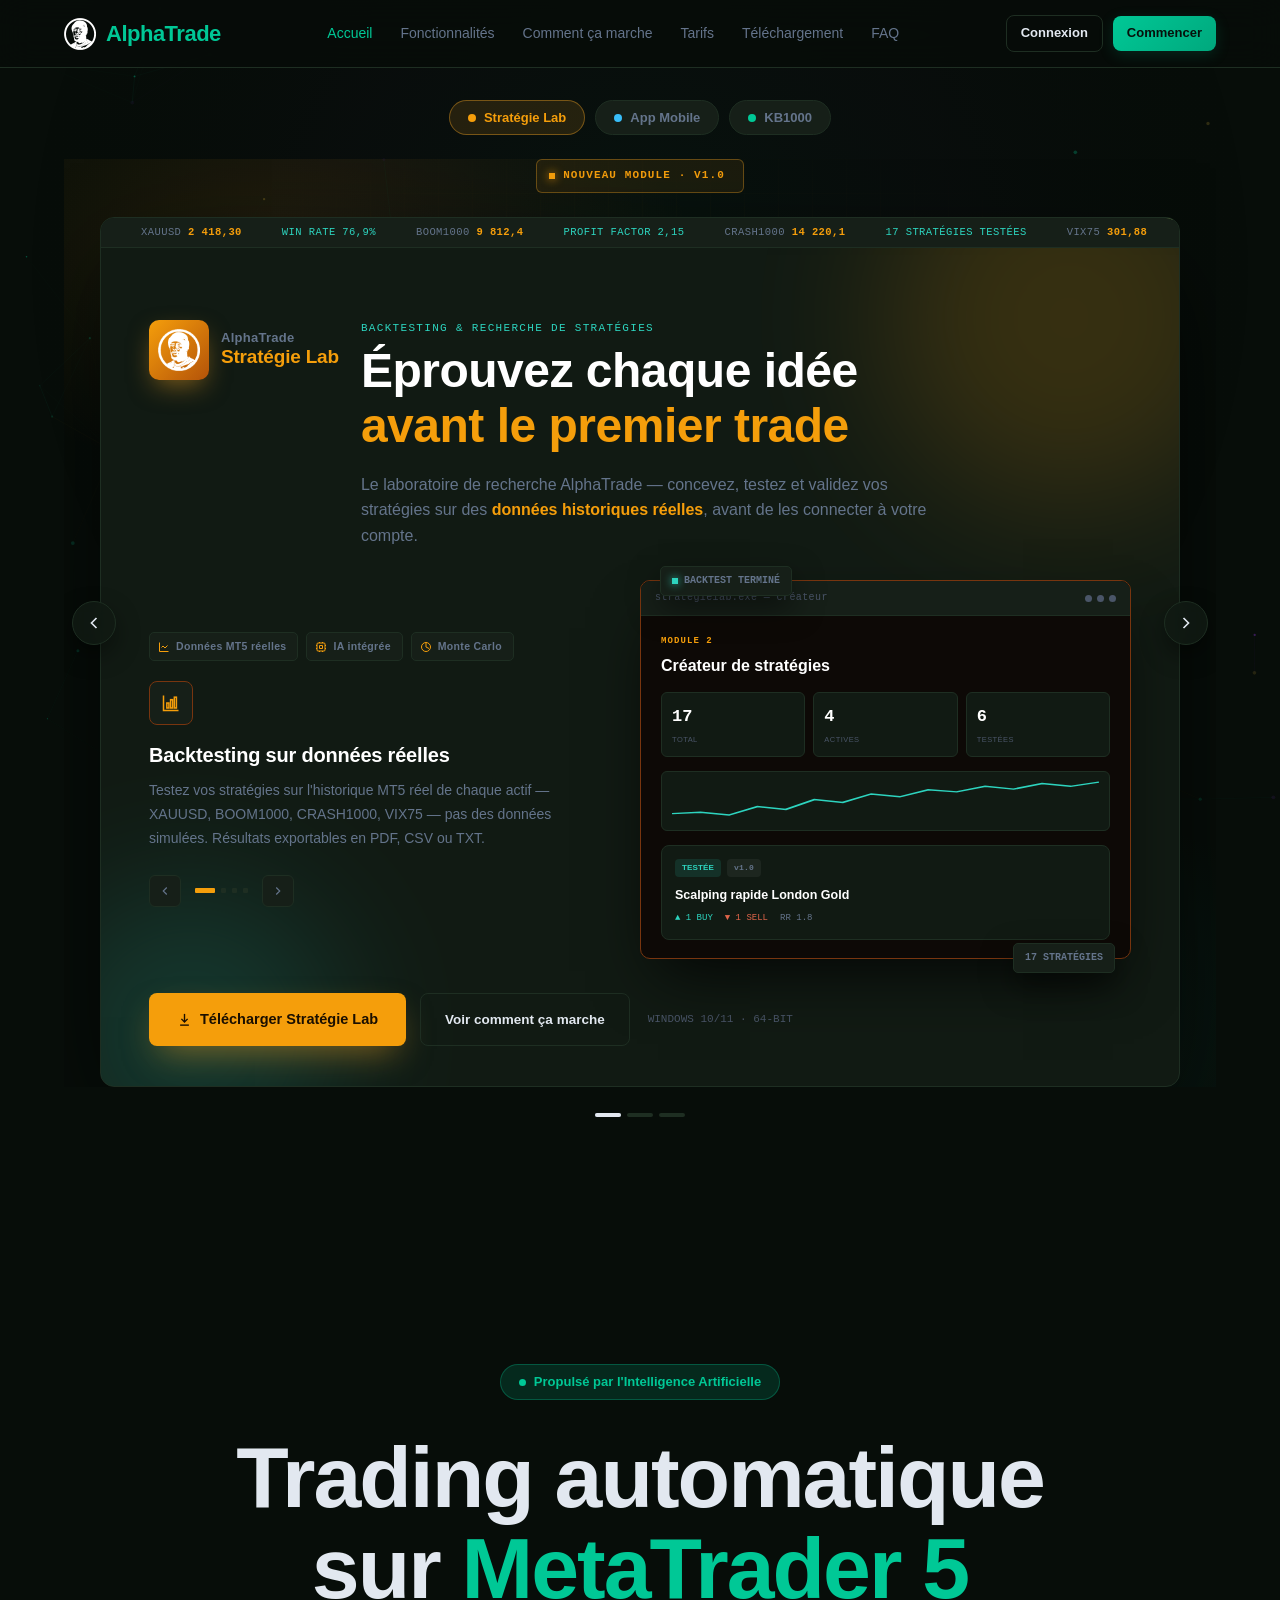
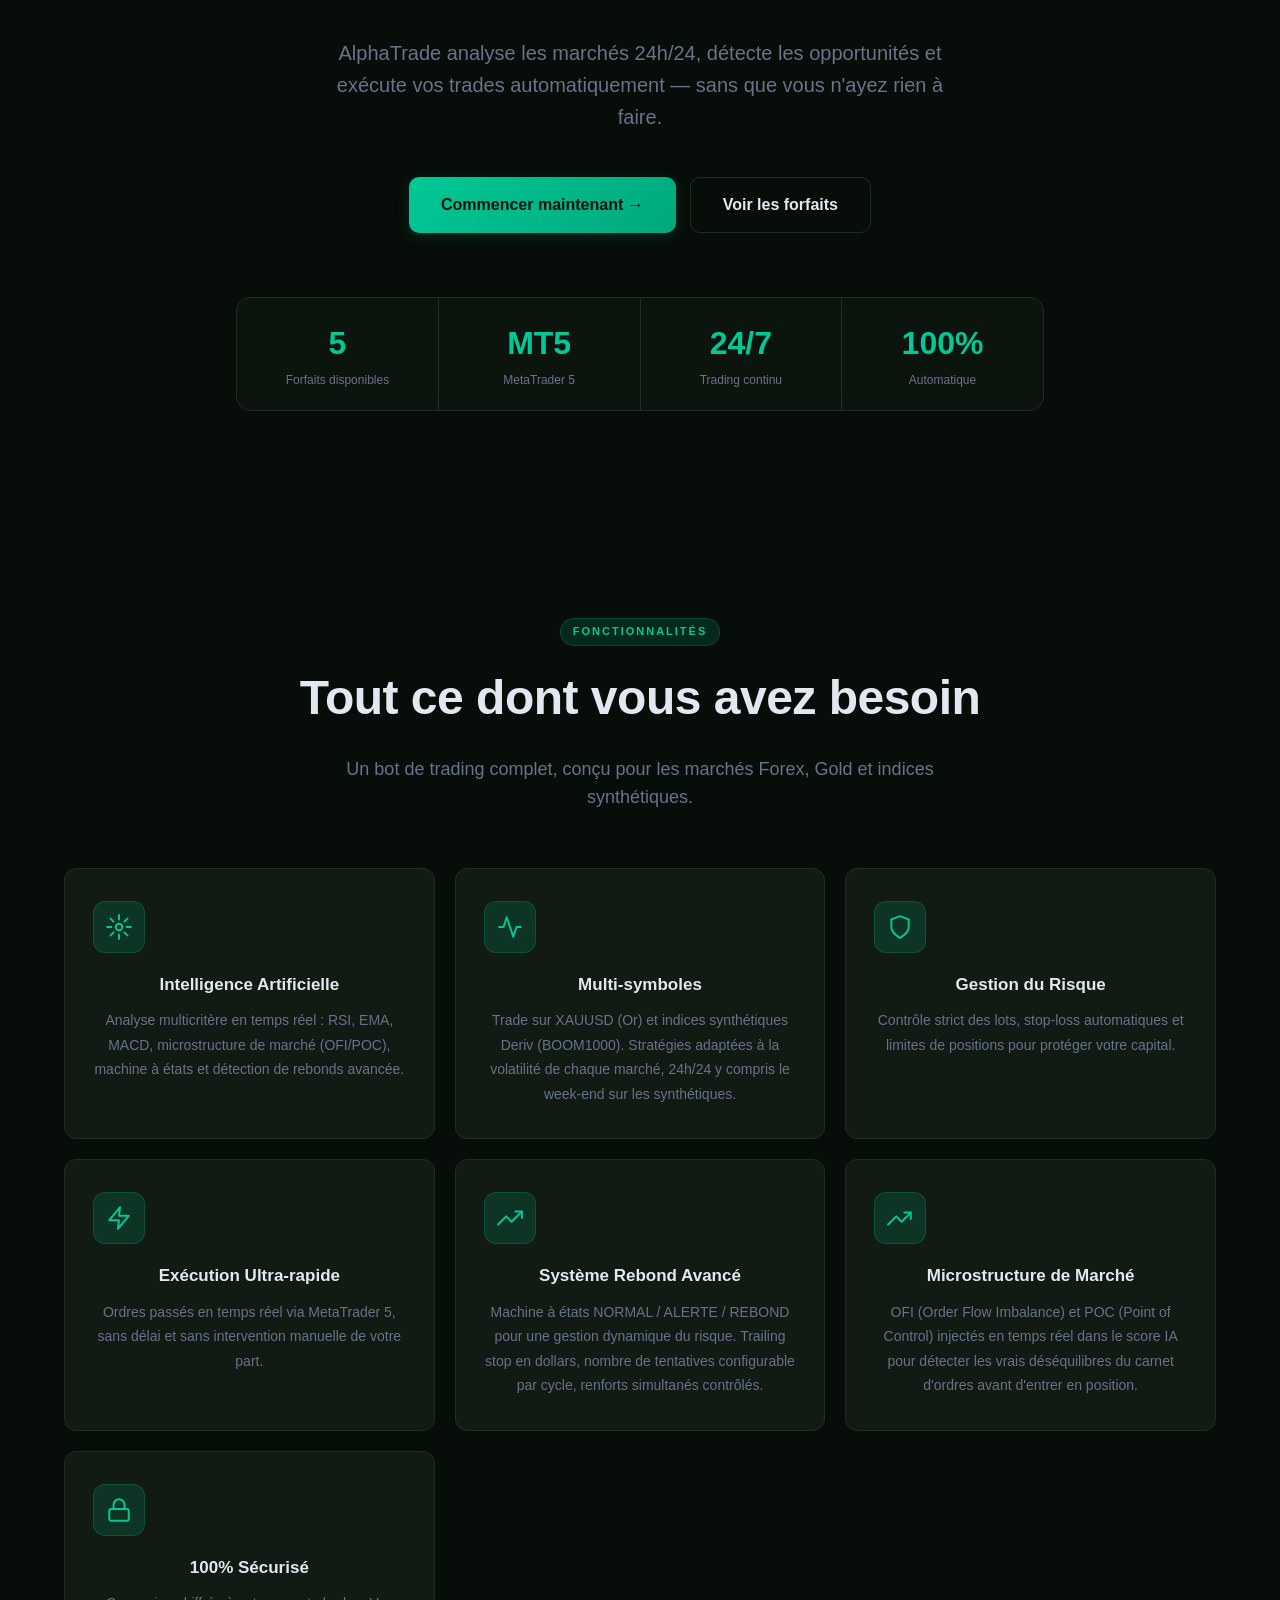
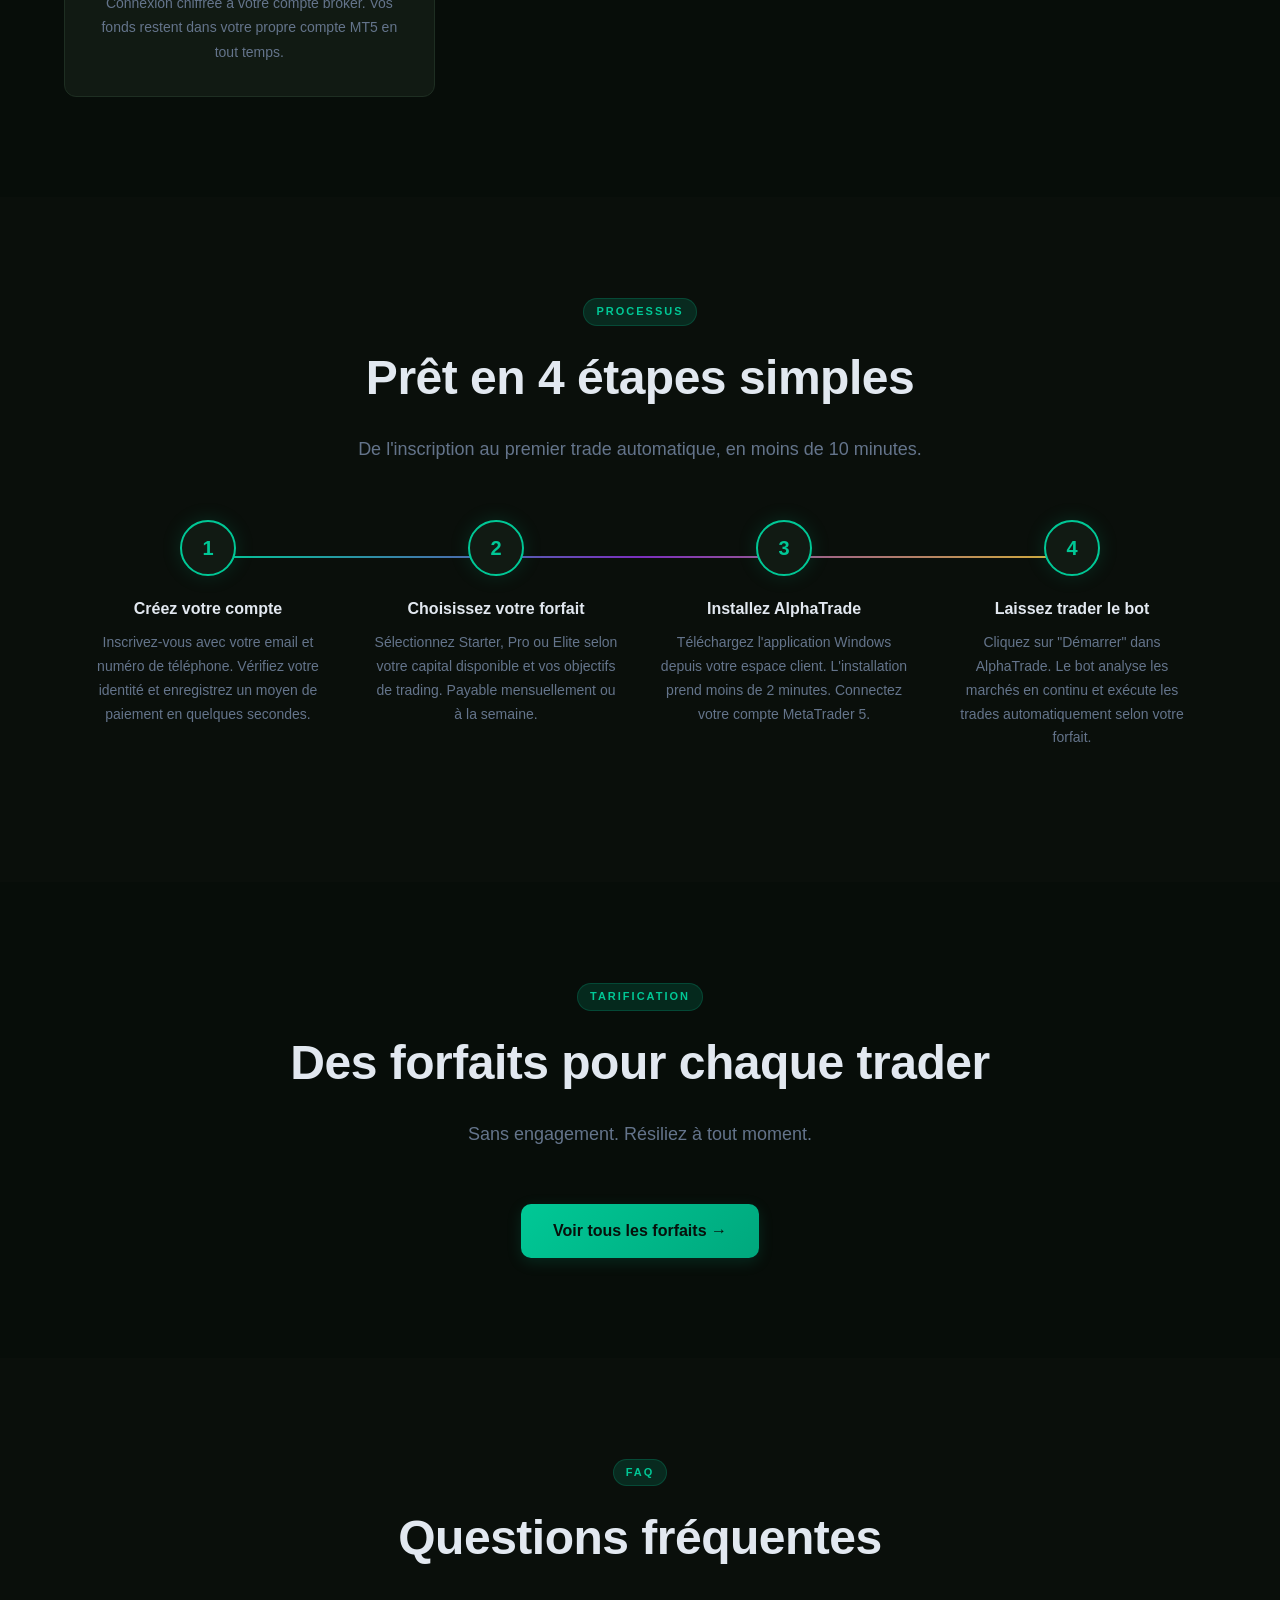
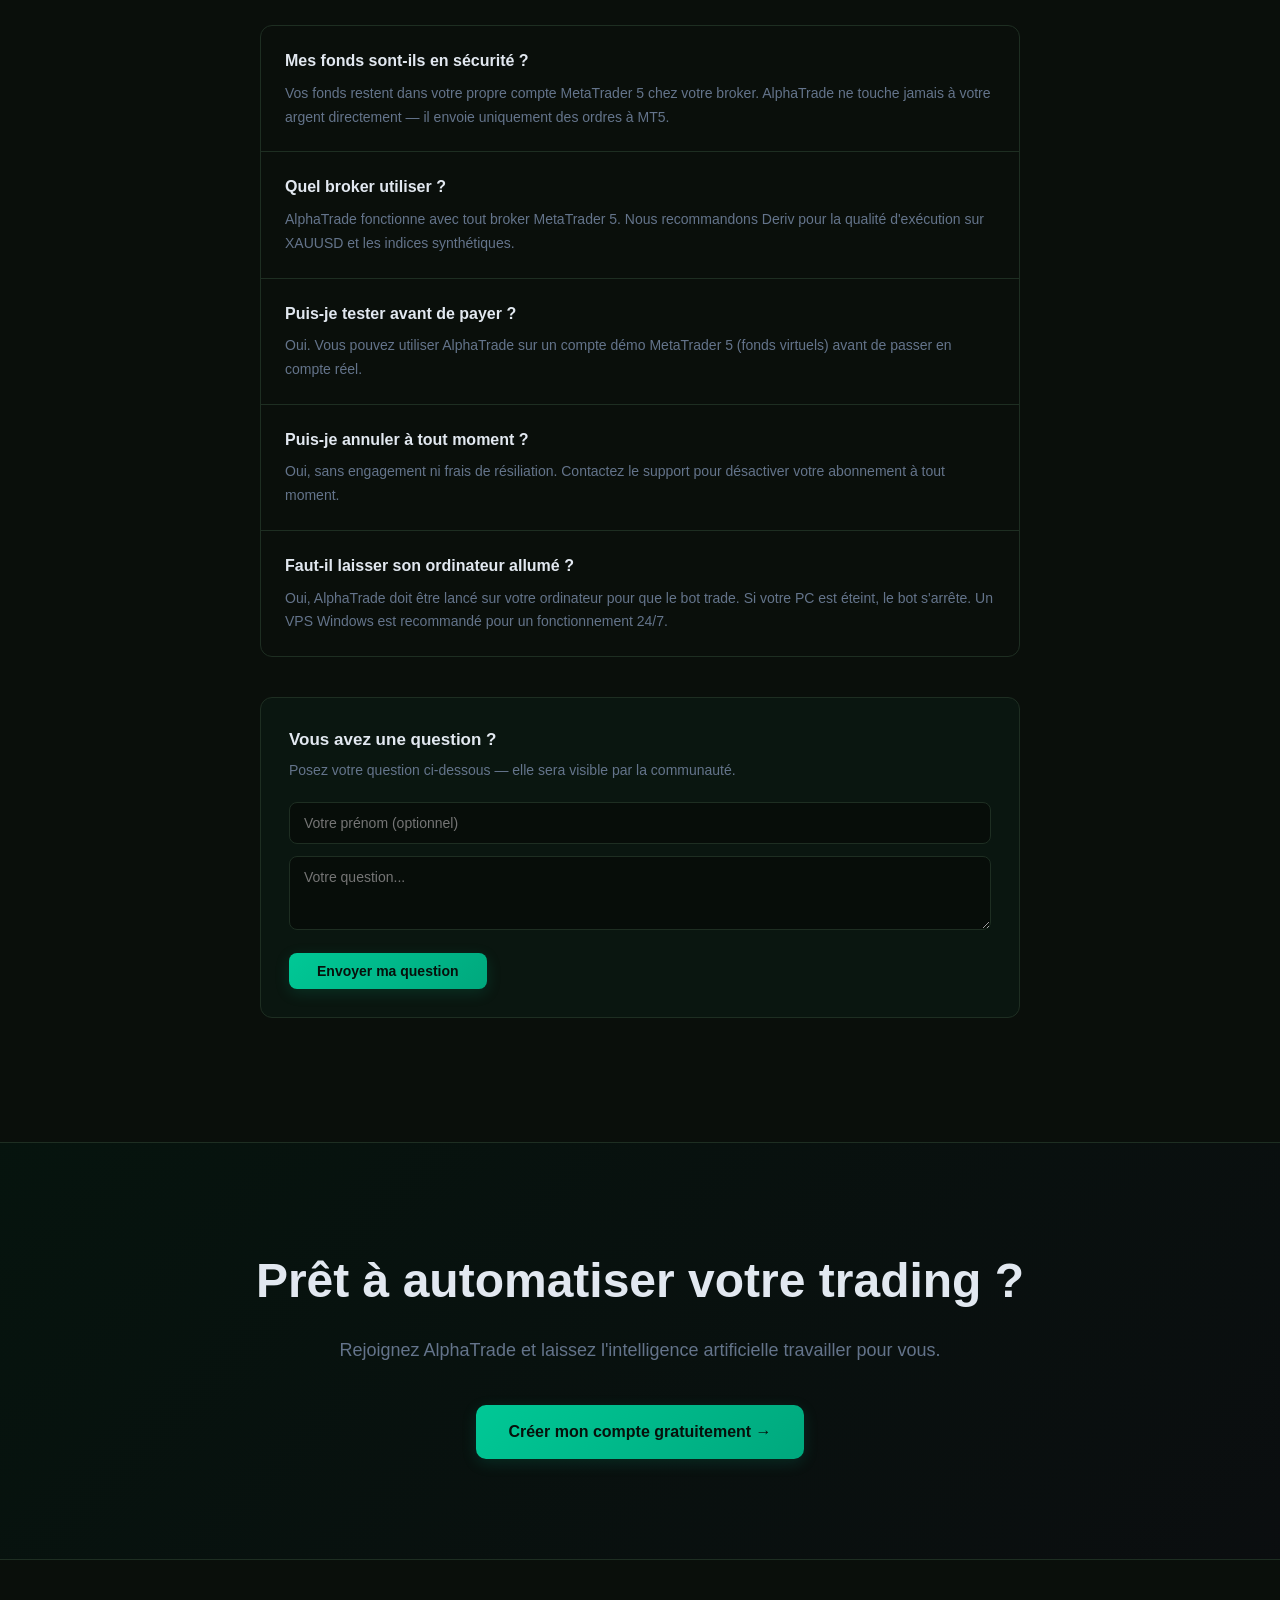
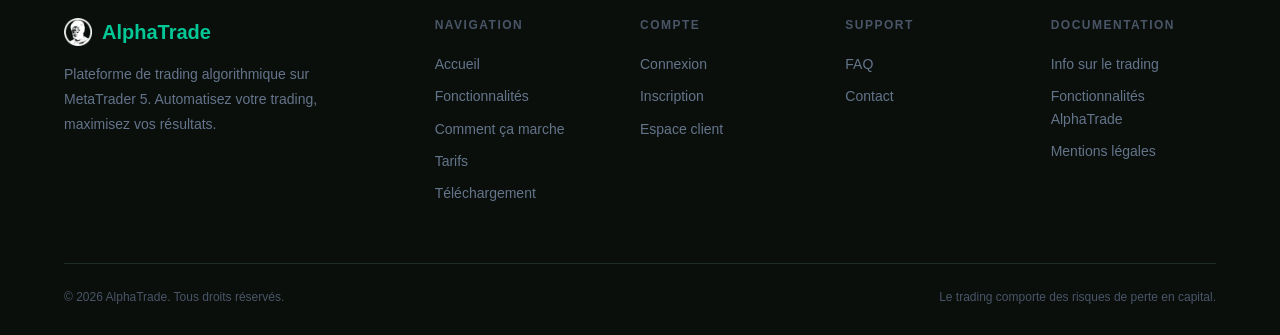
<file: index.html>
<!DOCTYPE html>
<html lang="fr">
<head>
<!-- Google tag (gtag.js) -->
<script async src="https://www.googletagmanager.com/gtag/js?id=G-JQR0P1GWEX"></script>
<script>
  window.dataLayer = window.dataLayer || [];
  function gtag(){dataLayer.push(arguments);}
  gtag('js', new Date());
  gtag('config', 'G-JQR0P1GWEX');
</script>
<meta charset="UTF-8">
<link rel="icon" type="image/png" href="assets/logo.png">
<link rel="apple-touch-icon" href="assets/logo.png">
<meta name="viewport" content="width=device-width, initial-scale=1.0">
<title>AlphaTrade — Trading IA Automatique MetaTrader 5</title>
<link rel="stylesheet" href="css/style.css">
</head>
<body>

<!-- NAV FIXE ─────────────────────────────────────────────────────────────── -->
<nav class="nav" id="mainNav">
  <a href="index.html" class="nav-logo">
    <img src="assets/logo.png" alt="AlphaTrade" onerror="this.style.display='none'">
    AlphaTrade
  </a>
  <div class="nav-links"></div>
  <div class="nav-cta"></div>
</nav>

<!-- MÉTA-CARROUSEL : regroupe les 3 annonces (Stratégie Lab / App Mobile /
     KB1000) dans un seul emplacement en tête de site, avant même le hero
     (demande de Louis, 24/07/2026 — remplace les 3 sections auparavant
     empilées). Onglets colorés + flèches pour naviguer, glissement toujours
     horizontal. Chaque carte est reprise telle quelle en interne (même
     ticker/radar/carrousel de fonctionnalités qu'avant), avec juste un fond
     en fondu (blobs, opacité réduite) ajouté derrière le contenu et des
     textes agrandis. Voir Maquette_Promo_Carousel3en1.html pour la
     validation d'origine. -->
<section class="section section-center" id="promo-carousel">
  <div class="meta-wrap">
    <div class="meta-tabs" id="metaTabs">
      <button class="meta-tab active" data-c="stratlab" onclick="metaGo(0)"><span class="swatch"></span> Stratégie Lab</button>
      <button class="meta-tab" data-c="mobile" onclick="metaGo(1)"><span class="swatch"></span> App Mobile</button>
      <button class="meta-tab" data-c="kb1000" onclick="metaGo(2)"><span class="swatch"></span> KB1000</button>
    </div>

    <div class="meta-viewport">
      <button class="meta-side-arrow left" onclick="metaPrev()" aria-label="Précédent"><svg viewBox="0 0 24 24" fill="none" stroke="currentColor" stroke-width="2"><path d="m15 18-6-6 6-6"/></svg></button>
      <button class="meta-side-arrow right" onclick="metaNext()" aria-label="Suivant"><svg viewBox="0 0 24 24" fill="none" stroke="currentColor" stroke-width="2"><path d="m9 18 6-6-6-6"/></svg></button>

      <!-- Slide 1 : Stratégie Lab -->
      <div class="meta-slide-outer active" data-meta="0">
        <div class="stratlab-grid-overlay"></div>
        <div class="stratlab-glow"></div>
        <div class="stratlab-badge-wrap"><span class="stratlab-badge"><span class="dot"></span> Nouveau module · v1.0</span></div>
        <div class="stratlab-card">
          <div class="stratlab-ticker">
            <div class="stratlab-ticker-track">
              <span class="stratlab-ticker-item">XAUUSD <b>2 418,30</b></span>
              <span class="stratlab-ticker-item up">WIN RATE 76,9%</span>
              <span class="stratlab-ticker-item">BOOM1000 <b>9 812,4</b></span>
              <span class="stratlab-ticker-item up">PROFIT FACTOR 2,15</span>
              <span class="stratlab-ticker-item">CRASH1000 <b>14 220,1</b></span>
              <span class="stratlab-ticker-item up">17 STRATÉGIES TESTÉES</span>
              <span class="stratlab-ticker-item">VIX75 <b>301,88</b></span>
              <span class="stratlab-ticker-item">XAUUSD <b>2 418,30</b></span>
              <span class="stratlab-ticker-item up">WIN RATE 76,9%</span>
              <span class="stratlab-ticker-item">BOOM1000 <b>9 812,4</b></span>
              <span class="stratlab-ticker-item up">PROFIT FACTOR 2,15</span>
              <span class="stratlab-ticker-item">CRASH1000 <b>14 220,1</b></span>
              <span class="stratlab-ticker-item up">17 STRATÉGIES TESTÉES</span>
              <span class="stratlab-ticker-item">VIX75 <b>301,88</b></span>
            </div>
          </div>
          <div class="stratlab-card-inner">
            <div class="stratlab-aurora"><div class="stratlab-blob stratlab-blob-1"></div><div class="stratlab-blob stratlab-blob-2"></div></div>
            <div class="stratlab-promo-head">
              <div class="stratlab-brand">
                <div class="stratlab-logo-mark"><img src="assets/logo_white.png" alt="AlphaTrade"></div>
                <div class="stratlab-wordmark"><span class="w1">AlphaTrade</span><span class="w2">Stratégie Lab</span></div>
              </div>
              <div>
                <div class="stratlab-eyebrow">Backtesting &amp; recherche de stratégies</div>
                <h2 class="stratlab-title">Éprouvez chaque idée<br><em>avant le premier trade</em></h2>
                <p class="stratlab-lead">Le laboratoire de recherche AlphaTrade — concevez, testez et validez vos stratégies sur des <strong>données historiques réelles</strong>, avant de les connecter à votre compte.</p>
              </div>
            </div>
            <div class="stratlab-body">
              <div class="stratlab-carousel">
                <div class="stratlab-pill-row">
                  <span class="stratlab-pill"><svg viewBox="0 0 24 24" fill="none" stroke="currentColor" stroke-width="2"><path d="M3 3v18h18"/><path d="m19 9-5 5-4-4-3 3"/></svg> Données MT5 réelles</span>
                  <span class="stratlab-pill"><svg viewBox="0 0 24 24" fill="none" stroke="currentColor" stroke-width="2"><rect x="4" y="4" width="16" height="16" rx="2"/><path d="M9 9h6v6H9z"/><path d="M9 2v2M15 2v2M9 20v2M15 20v2M2 9h2M2 15h2M20 9h2M20 15h2"/></svg> IA intégrée</span>
                  <span class="stratlab-pill"><svg viewBox="0 0 24 24" fill="none" stroke="currentColor" stroke-width="2"><circle cx="12" cy="12" r="9"/><path d="M12 3v9l6 3"/></svg> Monte Carlo</span>
                </div>
                <div class="stratlab-slide active" data-slide="0">
                  <div class="stratlab-slide-icon"><svg viewBox="0 0 24 24" fill="none" stroke="currentColor" stroke-width="1.8"><path d="M3 3v18h18"/><rect x="7" y="12" width="2.5" height="6"/><rect x="11.5" y="8" width="2.5" height="10"/><rect x="16" y="5" width="2.5" height="13"/></svg></div>
                  <h3>Backtesting sur données réelles</h3>
                  <p>Testez vos stratégies sur l'historique MT5 réel de chaque actif — XAUUSD, BOOM1000, CRASH1000, VIX75 — pas des données simulées. Résultats exportables en PDF, CSV ou TXT.</p>
                </div>
                <div class="stratlab-slide" data-slide="1">
                  <div class="stratlab-slide-icon"><svg viewBox="0 0 24 24" fill="none" stroke="currentColor" stroke-width="1.8"><rect x="4" y="4" width="16" height="16" rx="2"/><path d="M9 9h6v6H9z"/><path d="M9 2v2M15 2v2M9 20v2M15 20v2M2 9h2M2 15h2M20 9h2M20 15h2"/></svg></div>
                  <h3>Concevez avec l'IA</h3>
                  <p>Décrivez votre idée en langage naturel et laissez l'IA construire la stratégie — ou importez un script Pine Script TradingView, elle en traduit la logique dans son propre langage.</p>
                </div>
                <div class="stratlab-slide" data-slide="2">
                  <div class="stratlab-slide-icon"><svg viewBox="0 0 24 24" fill="none" stroke="currentColor" stroke-width="1.8"><path d="M4 19.5A2.5 2.5 0 0 1 6.5 17H20"/><path d="M6.5 2H20v20H6.5A2.5 2.5 0 0 1 4 19.5v-15A2.5 2.5 0 0 1 6.5 2z"/></svg></div>
                  <h3>Bibliothèque &amp; Monte Carlo</h3>
                  <p>Démarrez depuis une bibliothèque de stratégies d'analyse technique prêtes à l'emploi, puis validez leur robustesse avec un bootstrap Monte Carlo avant de risquer un centime.</p>
                </div>
                <div class="stratlab-slide" data-slide="3">
                  <div class="stratlab-slide-icon"><svg viewBox="0 0 24 24" fill="none" stroke="currentColor" stroke-width="1.8"><path d="M10 13a5 5 0 0 0 7.5.5l2-2a5 5 0 0 0-7-7l-1.5 1.5"/><path d="M14 11a5 5 0 0 0-7.5-.5l-2 2a5 5 0 0 0 7 7l1.5-1.5"/></svg></div>
                  <h3>Connecté à AlphaTrade</h3>
                  <p>Une fois une stratégie validée, exportez-la directement comme signal vers AlphaTrade — sans ressaisie, sans copier-coller.</p>
                </div>
                <div class="stratlab-nav">
                  <button class="stratlab-arrow" onclick="stratlabPrev()" aria-label="Précédent"><svg viewBox="0 0 24 24" fill="none" stroke="currentColor" stroke-width="2"><path d="m15 18-6-6 6-6"/></svg></button>
                  <div class="stratlab-dots" id="stratlabDots"></div>
                  <button class="stratlab-arrow" onclick="stratlabNext()" aria-label="Suivant"><svg viewBox="0 0 24 24" fill="none" stroke="currentColor" stroke-width="2"><path d="m9 18 6-6-6-6"/></svg></button>
                </div>
              </div>
              <div class="stratlab-shot-stage">
                <div class="stratlab-tag stratlab-tag-live"><span class="dot-live"></span> BACKTEST TERMINÉ</div>
                <div class="stratlab-tag stratlab-tag-count">17 STRATÉGIES</div>
                <div class="stratlab-term">
                  <div class="stratlab-term-bar"><span>strategielab.exe — créateur</span><span class="lights"><span></span><span></span><span></span></span></div>
                  <div class="stratlab-fake-ui">
                    <div class="stratlab-fu-eyebrow">Module 2</div>
                    <div class="stratlab-fu-title">Créateur de stratégies</div>
                    <div class="stratlab-fu-stats">
                      <div class="stratlab-fu-stat"><div class="n">17</div><div class="l">Total</div></div>
                      <div class="stratlab-fu-stat"><div class="n">4</div><div class="l">Actives</div></div>
                      <div class="stratlab-fu-stat"><div class="n">6</div><div class="l">Testées</div></div>
                    </div>
                    <div class="stratlab-fu-chart"><svg viewBox="0 0 300 60" width="100%" height="100%" preserveAspectRatio="none"><polyline points="0,48 20,46 40,50 60,38 80,42 100,28 120,32 140,20 160,24 180,14 200,17 220,9 240,13 260,5 280,9 300,3" fill="none" stroke="#2dd4bf" stroke-width="2"/></svg></div>
                    <div class="stratlab-fu-card">
                      <div class="stratlab-fu-badges"><span class="stratlab-fu-badge b1">TESTÉE</span><span class="stratlab-fu-badge b2">v1.0</span></div>
                      <div class="stratlab-fu-name">Scalping rapide London Gold</div>
                      <div class="stratlab-fu-tags"><span class="up">▲ 1 BUY</span><span class="down">▼ 1 SELL</span><span>RR 1.8</span></div>
                    </div>
                  </div>
                </div>
              </div>
            </div>
            <div class="stratlab-cta">
              <a href="telechargement.html" class="stratlab-btn-hero"><svg viewBox="0 0 24 24" fill="none" stroke="currentColor" stroke-width="2.2"><path d="M12 3v13"/><path d="m7 11 5 5 5-5"/><path d="M5 21h14"/></svg> Télécharger Stratégie Lab</a>
              <a href="#fonctionnalites" class="stratlab-btn-ghost">Voir comment ça marche</a>
              <span class="stratlab-cta-meta">WINDOWS 10/11 · 64-BIT</span>
            </div>
          </div>
        </div>
      </div>

      <!-- Slide 2 : App Mobile -->
      <div class="meta-slide-outer" data-meta="1">
        <div class="mobileapp-radar-wrap"><div class="mobileapp-radar-ring"></div><div class="mobileapp-radar-ring r2"></div><div class="mobileapp-radar-ring r3"></div></div>
        <div class="mobileapp-glow"></div>
        <div class="mobileapp-badge-wrap"><span class="mobileapp-badge"><span class="pulse-dot"></span> Bientôt disponible</span></div>
        <div class="mobileapp-card">
          <div class="mobileapp-card-inner">
            <div class="mobileapp-aurora"><div class="mobileapp-blob mobileapp-blob-1"></div><div class="mobileapp-blob mobileapp-blob-2"></div></div>
            <div class="mobileapp-promo-head">
              <div class="mobileapp-logo-mark"><img src="assets/logo_white.png" alt="AlphaTrade"></div>
              <div class="mobileapp-wordmark"><span class="w1">AlphaTrade</span><span class="w2">Application Mobile</span></div>
            </div>
            <div style="margin-bottom:32px;position:relative;z-index:1">
              <div class="mobileapp-eyebrow">Application compagnon iOS &amp; Android</div>
              <h2 class="mobileapp-title">Votre compte, <span class="mobileapp-grad">à portée de main</span></h2>
              <p class="mobileapp-lead">Suivez AlphaTrade en <strong>temps réel</strong> depuis votre téléphone — solde, positions, mode, et les contrôles essentiels, où que vous soyez.</p>
            </div>
            <div class="mobileapp-body">
              <div class="mobileapp-carousel">
                <div class="mobileapp-pill-row">
                  <span class="mobileapp-pill"><svg viewBox="0 0 24 24" fill="none" stroke="currentColor" stroke-width="2"><rect x="5" y="2" width="14" height="20" rx="3"/><path d="M9 18h6"/></svg> iOS &amp; Android</span>
                  <span class="mobileapp-pill"><svg viewBox="0 0 24 24" fill="none" stroke="currentColor" stroke-width="2"><path d="M22 12h-4l-3 9L9 3l-3 9H2"/></svg> Temps réel</span>
                  <span class="mobileapp-pill"><svg viewBox="0 0 24 24" fill="none" stroke="currentColor" stroke-width="2"><path d="M12 22s8-4 8-10V5l-8-3-8 3v7c0 6 8 10 8 10Z"/></svg> Sécurisé</span>
                </div>
                <div class="mobileapp-slide active" data-slide="0">
                  <div class="mobileapp-slide-icon"><svg viewBox="0 0 24 24" fill="none" stroke="currentColor" stroke-width="1.8"><rect x="3" y="3" width="7" height="9" rx="1"/><rect x="14" y="3" width="7" height="5" rx="1"/><rect x="14" y="12" width="7" height="9" rx="1"/><rect x="3" y="16" width="7" height="5" rx="1"/></svg></div>
                  <h3>Tableau de bord en direct</h3>
                  <p>Solde, équité, positions ouvertes et mode (Simulation, Observation, Réel) synchronisés en direct depuis votre PC — d'un coup d'œil, où que vous soyez.</p>
                </div>
                <div class="mobileapp-slide" data-slide="1">
                  <div class="mobileapp-slide-icon"><svg viewBox="0 0 24 24" fill="none" stroke="currentColor" stroke-width="1.8"><circle cx="12" cy="12" r="9"/><path d="M10 8.5v7l6-3.5-6-3.5Z" fill="currentColor" stroke="none"/></svg></div>
                  <h3>Démarrer / Arrêter à distance</h3>
                  <p>Contrôlez le moteur depuis votre téléphone, avec une confirmation avant chaque action — jamais d'exécution accidentelle.</p>
                </div>
                <div class="mobileapp-slide" data-slide="2">
                  <div class="mobileapp-slide-icon"><svg viewBox="0 0 24 24" fill="none" stroke="currentColor" stroke-width="1.8"><path d="M4 4h16v4H4zM4 12h10v4H4zM4 20h13"/></svg></div>
                  <h3>Trades &amp; historique</h3>
                  <p>Consultez vos positions ouvertes et vos dernières clôtures, avec le détail de chaque trade — sans avoir besoin d'être devant votre PC.</p>
                </div>
                <div class="mobileapp-slide" data-slide="3">
                  <div class="mobileapp-slide-icon"><svg viewBox="0 0 24 24" fill="none" stroke="currentColor" stroke-width="1.8"><path d="M12 22s8-4 8-10V5l-8-3-8 3v7c0 6 8 10 8 10Z"/><path d="m9 12 2 2 4-4"/></svg></div>
                  <h3>La sécurité d'abord</h3>
                  <p>Le passage en mode Réel reste une action strictement locale sur le PC — jamais déclenchable à distance depuis le téléphone.</p>
                </div>
                <div class="mobileapp-nav">
                  <button class="mobileapp-arrow" onclick="mobileappPrev()" aria-label="Précédent"><svg viewBox="0 0 24 24" fill="none" stroke="currentColor" stroke-width="2"><path d="m15 18-6-6 6-6"/></svg></button>
                  <div class="mobileapp-dots" id="mobileappDots"></div>
                  <button class="mobileapp-arrow" onclick="mobileappNext()" aria-label="Suivant"><svg viewBox="0 0 24 24" fill="none" stroke="currentColor" stroke-width="2"><path d="m9 18 6-6-6-6"/></svg></button>
                </div>
              </div>
              <div class="mobileapp-shot-stage">
                <div class="mobileapp-connect-ring c1"></div>
                <div class="mobileapp-connect-ring c2"></div>
                <div class="mobileapp-tag mobileapp-tag-live"><span class="dot-live"></span> Connecté</div>
                <div class="mobileapp-tag mobileapp-tag-symbols">XAUUSD</div>
                <div class="mobileapp-phone">
                  <div class="mobileapp-notch"></div>
                  <div class="mobileapp-fake-ui">
                    <div class="mobileapp-fu-topbar"><span class="mobileapp-fu-brand">AlphaTrade</span><span class="mobileapp-fu-mode">RÉEL</span></div>
                    <div class="mobileapp-fu-balance"><div class="l">Solde</div><div class="n">3 899,59 $</div><div class="sub">Équité 3 912,10 $</div></div>
                    <div class="mobileapp-fu-row">
                      <div class="mobileapp-fu-mini"><div class="l">Positions</div><div class="n">0</div></div>
                      <div class="mobileapp-fu-mini"><div class="l">Flottant</div><div class="n">0,00 $</div></div>
                    </div>
                    <div class="mobileapp-fu-btns"><div class="mobileapp-fu-btn stop">Arrêter</div><div class="mobileapp-fu-btn start">Démarrer</div></div>
                    <div class="mobileapp-fu-tabbar">
                      <div class="mobileapp-fu-tab active">Tableau</div><div class="mobileapp-fu-tab">Trades</div><div class="mobileapp-fu-tab">Paramètres</div><div class="mobileapp-fu-tab">Compte</div>
                    </div>
                  </div>
                </div>
              </div>
            </div>
            <div class="mobileapp-cta">
              <span class="mobileapp-btn-soon" title="Publication sur les stores en préparation"><svg viewBox="0 0 24 24" fill="none" stroke="currentColor" stroke-width="2.2"><path d="M12 3v13"/><path d="m7 11 5 5 5-5"/><path d="M5 21h14"/></svg> Télécharger l'app <span class="soon-tag">Bientôt</span></span>
              <a href="#faq" class="mobileapp-btn-ghost">Comment ça marchera ?</a>
              <span class="mobileapp-cta-meta">iOS &amp; Android · Publication en préparation</span>
            </div>
          </div>
        </div>
      </div>

      <!-- Slide 3 : KB1000 -->
      <div class="meta-slide-outer" data-meta="2">
        <div class="aurora"><div class="blob blob-1"></div><div class="blob blob-2"></div><div class="blob blob-3"></div></div>
        <div class="top-badge-wrap"><span class="top-badge"><span class="dot"></span> Nouveau · Disponible maintenant</span></div>
        <div class="promo-card">
          <div class="promo-card-inner">
            <div class="promo-noise"></div>
            <div class="promo-inner-aurora"><div class="promo-inner-blob promo-inner-blob-1"></div><div class="promo-inner-blob promo-inner-blob-2"></div></div>
            <div class="kb1000-promo-head">
              <div class="logo-halo"><img src="assets/kb1000-logo.png" alt="KB1000"></div>
              <div>
                <h2 class="promo-title">KB1000 est <span class="promo-grad">arrivé</span></h2>
                <p class="lead" style="margin:0;text-align:left">Un moteur IA dédié aux indices synthétiques Deriv — livré comme une application séparée, incluse automatiquement avec le forfait <strong style="color:var(--green)">Basique</strong>.</p>
              </div>
            </div>
            <div class="kb1000-promo-body">
              <div class="kb1000-carousel">
                <div class="feature-pill-row">
                  <span class="feature-pill">🧠 Smart Money</span>
                  <span class="feature-pill">📈 24/7</span>
                  <span class="feature-pill">🎯 Fibonacci</span>
                </div>
                <div class="kb1000-slide active" data-slide="0">
                  <div class="slide-icon-wrap">🧠</div>
                  <h3>Structure, zones &amp; Smart Money</h3>
                  <p>KB1000 analyse la structure du marché en cascade multi-timeframe (D1→M1), détecte les zones de liquidité et les concepts Smart Money (FVG, BOS, CHOCH) pour repérer les points d'entrée à haute probabilité.</p>
                </div>
                <div class="kb1000-slide" data-slide="1">
                  <div class="slide-icon-wrap">📈</div>
                  <h3>Pensé pour les indices synthétiques</h3>
                  <p>Contrairement à AlphaTrade AI (Or/XAUUSD), KB1000 est calibré spécifiquement pour BOOM1000 et CRASH1000 — des marchés qui tournent 24h/24, 7j/7, sans les contraintes de session du Forex classique.</p>
                </div>
                <div class="kb1000-slide" data-slide="2">
                  <div class="slide-icon-wrap">🎯</div>
                  <h3>Confirmations &amp; Fibonacci</h3>
                  <p>Chaque setup est validé par plusieurs confirmations (EMA/RSI/MACD/Momentum) et des niveaux de Fibonacci, avant toute prise de position — même logique de rigueur que le moteur principal.</p>
                </div>
                <div class="kb1000-slide" data-slide="3">
                  <div class="slide-icon-wrap"><img src="assets/kb1000-icon.png" alt=""></div>
                  <h3>Une application à part, incluse avec Basique</h3>
                  <p>KB1000 est livré comme un téléchargement dédié, séparé de l'app AlphaTrade principale — inclus automatiquement pour les clients du forfait Basique.</p>
                </div>
                <div class="kb1000-nav">
                  <button class="kb1000-arrow" onclick="kb1000Prev()" aria-label="Précédent">‹</button>
                  <div class="kb1000-dots" id="kb1000Dots"></div>
                  <button class="kb1000-arrow" onclick="kb1000Next()" aria-label="Suivant">›</button>
                </div>
              </div>
              <div class="shot-stage" id="kb1000ShotStage">
                <div class="shot-glow"></div>
                <div class="sparkle" style="top:-6%; left:8%; font-size:18px; animation-delay:0s;">✦</div>
                <div class="sparkle" style="top:14%; right:-4%; font-size:12px; animation-delay:-1.1s;">✦</div>
                <div class="sparkle" style="bottom:6%; left:-3%; font-size:14px; animation-delay:-1.8s;">✦</div>
                <div class="float-chip chip-live"><span class="dot-live"></span> Moteur actif</div>
                <div class="float-chip chip-symbols">BOOM1000 · CRASH1000</div>
                <div class="browser-frame">
                  <div class="browser-bar"><span></span><span></span><span></span></div>
                  <img src="assets/kb1000-dashboard.png" alt="Tableau de bord KB1000">
                </div>
              </div>
            </div>
            <div class="kb1000-cta">
              <a href="telechargement.html" class="btn-hero">⬇ Télécharger KB1000</a>
              <a href="tarifs.html" class="btn-outline-ghost">Voir le forfait Basique</a>
              <span class="cta-meta">Windows 10/11 · 64-bit · Inclus avec Basique</span>
            </div>
          </div>
        </div>
      </div>
    </div>

    <div class="meta-progress" id="metaProgress"></div>
  </div>
</section>

<!-- HERO ─────────────────────────────────────────────────────────────────── -->
<section class="hero">
  <div class="hero-inner">
    <div class="hero-badge"><span class="dot"></span>Propulsé par l'Intelligence Artificielle</div>
    <h1>Trading automatique<br>sur <span class="green">MetaTrader 5</span></h1>
    <p class="hero-sub">AlphaTrade analyse les marchés 24h/24, détecte les opportunités et exécute vos trades automatiquement — sans que vous n'ayez rien à faire.</p>
    <div class="hero-actions">
      <a href="inscription.html" class="btn btn-primary btn-lg">Commencer maintenant →</a>
      <a href="tarifs.html" class="btn btn-outline btn-lg">Voir les forfaits</a>
    </div>
    <div class="hero-stats">
      <div class="hero-stat"><div class="hero-stat-value">5</div><div class="hero-stat-label">Forfaits disponibles</div></div>
      <div class="hero-stat"><div class="hero-stat-value">MT5</div><div class="hero-stat-label">MetaTrader 5</div></div>
      <div class="hero-stat"><div class="hero-stat-value">24/7</div><div class="hero-stat-label">Trading continu</div></div>
      <div class="hero-stat"><div class="hero-stat-value">100%</div><div class="hero-stat-label">Automatique</div></div>
    </div>
  </div>
</section>

<!-- FONCTIONNALITÉS ──────────────────────────────────────────────────────── -->
<section class="section section-center" id="fonctionnalites">
  <div class="container">
    <div class="section-label reveal">Fonctionnalités</div>
    <h2 class="reveal">Tout ce dont vous avez besoin</h2>
    <p class="lead reveal">Un bot de trading complet, conçu pour les marchés Forex, Gold et indices synthétiques.</p>
    <div class="features-grid">

      <div class="feature-card reveal">
        <div class="feature-icon">
          <svg viewBox="0 0 24 24"><circle cx="12" cy="12" r="3"/><path d="M12 1v4M12 19v4M4.22 4.22l2.83 2.83M16.95 16.95l2.83 2.83M1 12h4M19 12h4M4.22 19.78l2.83-2.83M16.95 7.05l2.83-2.83"/></svg>
        </div>
        <h3>Intelligence Artificielle</h3>
        <p>Analyse multicritère en temps réel : RSI, EMA, MACD, microstructure de marché (OFI/POC), machine à états et détection de rebonds avancée.</p>
      </div>

      <div class="feature-card reveal">
        <div class="feature-icon">
          <svg viewBox="0 0 24 24"><polyline points="22 12 18 12 15 21 9 3 6 12 2 12"/></svg>
        </div>
        <h3>Multi-symboles</h3>
        <p>Trade sur XAUUSD (Or) et indices synthétiques Deriv (BOOM1000). Stratégies adaptées à la volatilité de chaque marché, 24h/24 y compris le week-end sur les synthétiques.</p>
      </div>

      <div class="feature-card reveal">
        <div class="feature-icon">
          <svg viewBox="0 0 24 24"><path d="M12 22s8-4 8-10V5l-8-3-8 3v7c0 6 8 10 8 10z"/></svg>
        </div>
        <h3>Gestion du Risque</h3>
        <p>Contrôle strict des lots, stop-loss automatiques et limites de positions pour protéger votre capital.</p>
      </div>

      <div class="feature-card reveal">
        <div class="feature-icon">
          <svg viewBox="0 0 24 24"><polygon points="13 2 3 14 12 14 11 22 21 10 12 10 13 2"/></svg>
        </div>
        <h3>Exécution Ultra-rapide</h3>
        <p>Ordres passés en temps réel via MetaTrader 5, sans délai et sans intervention manuelle de votre part.</p>
      </div>

      <div class="feature-card reveal">
        <div class="feature-icon">
          <svg viewBox="0 0 24 24"><polyline points="23 6 13.5 15.5 8.5 10.5 1 18"/><polyline points="17 6 23 6 23 12"/></svg>
        </div>
        <h3>Système Rebond Avancé</h3>
        <p>Machine à états NORMAL / ALERTE / REBOND pour une gestion dynamique du risque. Trailing stop en dollars, nombre de tentatives configurable par cycle, renforts simultanés contrôlés.</p>
      </div>

      <div class="feature-card reveal">
        <div class="feature-icon">
          <svg viewBox="0 0 24 24"><polyline points="22 7 13.5 15.5 8.5 10.5 1 18"/><polyline points="16 7 22 7 22 13"/></svg>
        </div>
        <h3>Microstructure de Marché</h3>
        <p>OFI (Order Flow Imbalance) et POC (Point of Control) injectés en temps réel dans le score IA pour détecter les vrais déséquilibres du carnet d'ordres avant d'entrer en position.</p>
      </div>

      <div class="feature-card reveal">
        <div class="feature-icon">
          <svg viewBox="0 0 24 24"><rect x="3" y="11" width="18" height="11" rx="2" ry="2"/><path d="M7 11V7a5 5 0 0 1 10 0v4"/></svg>
        </div>
        <h3>100% Sécurisé</h3>
        <p>Connexion chiffrée à votre compte broker. Vos fonds restent dans votre propre compte MT5 en tout temps.</p>
      </div>

    </div>
  </div>
</section>

<!-- COMMENT ÇA MARCHE ───────────────────────────────────────────────────── -->
<section class="section" id="comment" style="background:var(--bg2);">
  <div class="container section-center">
    <div class="section-label reveal">Processus</div>
    <h2 class="reveal">Prêt en 4 étapes simples</h2>
    <p class="lead reveal">De l'inscription au premier trade automatique, en moins de 10 minutes.</p>
    <div class="steps-grid reveal">
      <div class="step">
        <div class="step-num">1</div>
        <h3>Créez votre compte</h3>
        <p>Inscrivez-vous avec votre email et numéro de téléphone. Vérifiez votre identité et enregistrez un moyen de paiement en quelques secondes.</p>
      </div>
      <div class="step">
        <div class="step-num">2</div>
        <h3>Choisissez votre forfait</h3>
        <p>Sélectionnez Starter, Pro ou Elite selon votre capital disponible et vos objectifs de trading. Payable mensuellement ou à la semaine.</p>
      </div>
      <div class="step">
        <div class="step-num">3</div>
        <h3>Installez AlphaTrade</h3>
        <p>Téléchargez l'application Windows depuis votre espace client. L'installation prend moins de 2 minutes. Connectez votre compte MetaTrader 5.</p>
      </div>
      <div class="step">
        <div class="step-num">4</div>
        <h3>Laissez trader le bot</h3>
        <p>Cliquez sur "Démarrer" dans AlphaTrade. Le bot analyse les marchés en continu et exécute les trades automatiquement selon votre forfait.</p>
      </div>
    </div>
  </div>
</section>

<!-- RENVOI TARIFS ────────────────────────────────────────────────────────── -->
<section class="section section-center">
  <div class="container reveal">
    <div class="section-label">Tarification</div>
    <h2>Des forfaits pour chaque trader</h2>
    <p class="lead">Sans engagement. Résiliez à tout moment.</p>
    <a href="tarifs.html" class="btn btn-primary btn-lg">Voir tous les forfaits →</a>
  </div>
</section>

<!-- FAQ ──────────────────────────────────────────────────────────────────── -->
<section class="section" id="faq" style="background:var(--bg2)">
  <div class="container" style="max-width:760px">
    <div class="section-center">
      <div class="section-label reveal">FAQ</div>
      <h2 class="reveal" style="margin-bottom:48px">Questions fréquentes</h2>
    </div>
    <div class="reveal">
      <div style="border:1px solid var(--border);border-radius:12px;overflow:hidden">
        <div class="faq-item" style="padding:22px 24px;border-bottom:1px solid var(--border)">
          <div style="font-weight:700;font-size:16px;margin-bottom:8px;color:var(--text)">Mes fonds sont-ils en sécurité ?</div>
          <div style="color:var(--muted);font-size:14px;line-height:1.7">Vos fonds restent dans votre propre compte MetaTrader 5 chez votre broker. AlphaTrade ne touche jamais à votre argent directement — il envoie uniquement des ordres à MT5.</div>
        </div>
        <div class="faq-item" style="padding:22px 24px;border-bottom:1px solid var(--border)">
          <div style="font-weight:700;font-size:16px;margin-bottom:8px;color:var(--text)">Quel broker utiliser ?</div>
          <div style="color:var(--muted);font-size:14px;line-height:1.7">AlphaTrade fonctionne avec tout broker MetaTrader 5. Nous recommandons Deriv pour la qualité d'exécution sur XAUUSD et les indices synthétiques.</div>
        </div>
        <div class="faq-item" style="padding:22px 24px;border-bottom:1px solid var(--border)">
          <div style="font-weight:700;font-size:16px;margin-bottom:8px;color:var(--text)">Puis-je tester avant de payer ?</div>
          <div style="color:var(--muted);font-size:14px;line-height:1.7">Oui. Vous pouvez utiliser AlphaTrade sur un compte démo MetaTrader 5 (fonds virtuels) avant de passer en compte réel.</div>
        </div>
        <div class="faq-item" style="padding:22px 24px;border-bottom:1px solid var(--border)">
          <div style="font-weight:700;font-size:16px;margin-bottom:8px;color:var(--text)">Puis-je annuler à tout moment ?</div>
          <div style="color:var(--muted);font-size:14px;line-height:1.7">Oui, sans engagement ni frais de résiliation. Contactez le support pour désactiver votre abonnement à tout moment.</div>
        </div>
        <div class="faq-item" style="padding:22px 24px">
          <div style="font-weight:700;font-size:16px;margin-bottom:8px;color:var(--text)">Faut-il laisser son ordinateur allumé ?</div>
          <div style="color:var(--muted);font-size:14px;line-height:1.7">Oui, AlphaTrade doit être lancé sur votre ordinateur pour que le bot trade. Si votre PC est éteint, le bot s'arrête. Un VPS Windows est recommandé pour un fonctionnement 24/7.</div>
        </div>
      </div>
    </div>

    <!-- FORMULAIRE QUESTION COMMUNAUTÉ -->
    <div style="margin-top:40px;border:1px solid var(--border);border-radius:12px;padding:28px;background:rgba(0,200,150,0.03)" class="reveal">
      <h3 style="font-size:17px;font-weight:700;margin-bottom:6px;color:var(--text)">Vous avez une question ?</h3>
      <p style="font-size:14px;color:var(--muted);margin-bottom:20px">Posez votre question ci-dessous — elle sera visible par la communauté.</p>
      <div style="margin-bottom:12px">
        <input id="faq-name" type="text" placeholder="Votre prénom (optionnel)" style="width:100%;box-sizing:border-box;background:var(--bg);border:1px solid var(--border);color:var(--text);padding:12px 14px;border-radius:8px;font-size:14px;font-family:inherit;outline:none">
      </div>
      <div style="margin-bottom:16px">
        <textarea id="faq-question" placeholder="Votre question..." rows="3" style="width:100%;box-sizing:border-box;background:var(--bg);border:1px solid var(--border);color:var(--text);padding:12px 14px;border-radius:8px;font-size:14px;font-family:inherit;resize:vertical;outline:none"></textarea>
      </div>
      <button onclick="submitFaq()" class="btn btn-primary" style="padding:10px 28px;font-size:14px">Envoyer ma question</button>
    </div>

    <!-- QUESTIONS SOUMISES PAR LA COMMUNAUTÉ -->
    <div id="community-faqs" style="margin-top:24px"></div>
  </div>
</section>

<!-- CTA ──────────────────────────────────────────────────────────────────── -->
<section class="cta-section">
  <div class="container reveal">
    <h2>Prêt à automatiser votre trading ?</h2>
    <p>Rejoignez AlphaTrade et laissez l'intelligence artificielle travailler pour vous.</p>
    <a href="inscription.html" class="btn btn-primary btn-lg">Créer mon compte gratuitement →</a>
  </div>
</section>

<!-- FOOTER ───────────────────────────────────────────────────────────────── -->
<footer class="footer">
  <div class="container">
    <div class="footer-grid">
      <div>
        <div class="footer-logo">
          <img src="assets/logo.png" alt="Logo" onerror="this.style.display='none'">
          <span>AlphaTrade</span>
        </div>
        <p class="footer-desc">Plateforme de trading algorithmique sur MetaTrader 5. Automatisez votre trading, maximisez vos résultats.</p>
      </div>
      <div class="footer-col">
        <h4>Navigation</h4>
        <a href="index.html">Accueil</a>
        <a href="#fonctionnalites">Fonctionnalités</a>
        <a href="#comment">Comment ça marche</a>
        <a href="tarifs.html">Tarifs</a>
        <a href="telechargement.html">Téléchargement</a>
      </div>
      <div class="footer-col">
        <h4>Compte</h4>
        <a href="connexion.html">Connexion</a>
        <a href="inscription.html">Inscription</a>
        <a href="espace-client.html">Espace client</a>
      </div>
      <div class="footer-col">
        <h4>Support</h4>
        <a href="#faq">FAQ</a>
        <a href="mailto:louismarieduchel@gmail.com">Contact</a>
      </div>
      <div class="footer-col">
        <h4>Documentation</h4>
        <a href="#" onclick="openModal('modal-trading');return false">Info sur le trading</a>
        <a href="#" onclick="openModal('modal-fonctionnalites');return false">Fonctionnalités AlphaTrade</a>
        <a href="#" onclick="openModal('modal-mentions');return false">Mentions légales</a>
      </div>
    </div>
    <div class="footer-bottom">
      <span>© 2026 AlphaTrade. Tous droits réservés.</span>
      <span>Le trading comporte des risques de perte en capital.</span>
    </div>
  </div>
</footer>

<!-- MODALS DOCUMENTATION -->
<div id="modal-overlay" onclick="if(event.target===this)closeModal()" style="display:none;position:fixed;inset:0;background:rgba(0,0,0,0.75);z-index:9999;overflow-y:auto;padding:40px 20px">
  <div style="max-width:680px;margin:auto;background:var(--bg2);border:1px solid var(--border);border-radius:16px;padding:40px;position:relative">
    <button onclick="closeModal()" style="position:absolute;top:16px;right:20px;background:none;border:none;color:var(--muted);font-size:28px;cursor:pointer;line-height:1">×</button>
    <div id="modal-content"></div>
  </div>
</div>

<div id="notif"></div>
<script src="js/api.js"></script>
<script>
const MODALS = {
  'modal-trading': {
    title: 'Introduction au trading',
    body: `<p style="color:var(--muted);font-size:14px;line-height:1.8;margin-bottom:16px">Le trading est l'achat et la vente d'instruments financiers (devises, matières premières, actions) dans le but de réaliser un profit. AlphaTrade se concentre sur le marché Forex — le marché des changes — qui est le plus grand marché financier au monde avec plus de 6 000 milliards de dollars échangés chaque jour.</p>
      <h3 style="font-size:15px;font-weight:700;margin:20px 0 8px;color:var(--green)">MetaTrader 5 (MT5)</h3>
      <p style="color:var(--muted);font-size:14px;line-height:1.8;margin-bottom:16px">MetaTrader 5 est la plateforme de trading la plus utilisée au monde. AlphaTrade se connecte directement à votre compte MT5 pour passer des ordres automatiquement. Vos fonds restent toujours dans votre propre compte chez votre broker — AlphaTrade n'y accède jamais directement.</p>
      <h3 style="font-size:15px;font-weight:700;margin:20px 0 8px;color:var(--green)">Symboles tradés</h3>
      <p style="color:var(--muted);font-size:14px;line-height:1.8;margin-bottom:16px"><strong style="color:var(--text)">XAUUSD (Or / Dollar)</strong> : L'or est un actif refuge très liquide, idéal pour le trading automatique. <strong style="color:var(--text)">BOOM1000 (Indice synthétique Deriv)</strong> : Indice disponible 24h/24, 7j/7, même le week-end — exclusif aux brokers Deriv via MetaTrader 5. Disponible dès le forfait Elite.</p>
      <h3 style="font-size:15px;font-weight:700;margin:20px 0 8px;color:var(--gold)">Avertissement sur les risques</h3>
      <p style="color:var(--muted);font-size:14px;line-height:1.8">Le trading comporte des risques importants de perte en capital. Les performances passées ne garantissent pas les résultats futurs. Ne tradez qu'avec des fonds que vous pouvez vous permettre de perdre. AlphaTrade est un outil d'automatisation — vous restez responsable de vos décisions d'investissement.</p>`
  },
  'modal-fonctionnalites': {
    title: 'Fonctionnalités AlphaTrade v4.0',
    body: `<p style="color:var(--muted);font-size:14px;line-height:1.8;margin-bottom:20px">AlphaTrade est un bot de trading automatique pour MetaTrader 5. Voici ses principales fonctionnalités :</p>
      <div style="display:flex;flex-direction:column;gap:14px">
        <div style="padding:16px;border:1px solid var(--border);border-radius:10px">
          <div style="font-weight:700;color:var(--green);margin-bottom:6px">Trading automatique 24/7</div>
          <div style="font-size:13px;color:var(--muted)">Le bot surveille les marchés en continu et passe des ordres d'achat/vente selon votre forfait, sans intervention manuelle. Les indices synthétiques (BOOM1000) fonctionnent même le week-end.</div>
        </div>
        <div style="padding:16px;border:1px solid var(--border);border-radius:10px">
          <div style="font-weight:700;color:var(--green);margin-bottom:6px">Multi-symboles : Or &amp; Synthétiques</div>
          <div style="font-size:13px;color:var(--muted)">XAUUSD (Or) et indices synthétiques Deriv (BOOM1000). Chaque symbole dispose de ses propres paramètres de lot, TP, sessions et gestion du risque.</div>
        </div>
        <div style="padding:16px;border:1px solid var(--border);border-radius:10px">
          <div style="font-weight:700;color:var(--green);margin-bottom:6px">Machine à états NORMAL / ALERTE / REBOND</div>
          <div style="font-size:13px;color:var(--muted)">Le bot adapte son comportement en temps réel selon l'état du panier : trading normal, suspension des nouvelles entrées en alerte, stratégie contra-tendance en rebond. Trailing stop en dollars avec déclencheur configurable.</div>
        </div>
        <div style="padding:16px;border:1px solid var(--border);border-radius:10px">
          <div style="font-weight:700;color:var(--green);margin-bottom:6px">Gestion du risque intégrée</div>
          <div style="font-size:13px;color:var(--muted)">Limites de gains et pertes journalières, taille de lot contrôlée, nombre de positions et de renforts simultanés plafonnés. Nombre de tentatives de rebond configurable par cycle.</div>
        </div>
        <div style="padding:16px;border:1px solid var(--border);border-radius:10px">
          <div style="font-weight:700;color:var(--green);margin-bottom:6px">Sessions de trading</div>
          <div style="font-size:13px;color:var(--muted)">Starter : Session Londres uniquement. Pro : Londres + New York. Elite : 3 sessions (Tokyo, Londres, New York). Premium : Toutes sessions 24h/24 + indices synthétiques 24/7.</div>
        </div>
        <div style="padding:16px;border:1px solid var(--border);border-radius:10px">
          <div style="font-weight:700;color:var(--gold);margin-bottom:6px">IA + Microstructure de marché (Elite & Premium)</div>
          <div style="font-size:13px;color:var(--muted)">OFI (Order Flow Imbalance) et POC (Point of Control) injectés dans le score IA en temps réel. Suggestions automatiques d'optimisation des paramètres basées sur les conditions de marché.</div>
        </div>
      </div>`
  },
  'modal-mentions': {
    title: 'Mentions légales',
    body: `<h3 style="font-size:15px;font-weight:700;margin:0 0 12px;color:var(--green)">Éditeur</h3>
      <p style="color:var(--muted);font-size:14px;line-height:1.8;margin-bottom:16px">AlphaTrade est un logiciel de trading algorithmique développé et distribué par Louis Duchel. Contact : <a href="mailto:louismarieduchel@gmail.com" style="color:var(--green)">louismarieduchel@gmail.com</a></p>
      <h3 style="font-size:15px;font-weight:700;margin:20px 0 12px;color:var(--green)">Limitation de responsabilité</h3>
      <p style="color:var(--muted);font-size:14px;line-height:1.8;margin-bottom:16px">AlphaTrade est un outil d'automatisation fourni à titre de service technologique uniquement. L'éditeur ne peut être tenu responsable des pertes financières résultant de l'utilisation du logiciel. Le trading sur les marchés financiers comporte des risques importants de perte en capital, pouvant dépasser le montant investi.</p>
      <h3 style="font-size:15px;font-weight:700;margin:20px 0 12px;color:var(--green)">Données personnelles</h3>
      <p style="color:var(--muted);font-size:14px;line-height:1.8;margin-bottom:16px">Les informations collectées lors de l'inscription (nom, email, téléphone, pays) sont utilisées uniquement pour la gestion de votre compte AlphaTrade. Elles ne sont pas cédées à des tiers. Conformément aux lois applicables, vous disposez d'un droit d'accès, de rectification et de suppression de vos données.</p>
      <h3 style="font-size:15px;font-weight:700;margin:20px 0 12px;color:var(--green)">Propriété intellectuelle</h3>
      <p style="color:var(--muted);font-size:14px;line-height:1.8;margin-bottom:16px">Le logiciel AlphaTrade, son code source, son interface, son logo et l'ensemble de ses contenus sont protégés par les lois sur la propriété intellectuelle. Toute reproduction ou distribution non autorisée est interdite.</p>
      <h3 style="font-size:15px;font-weight:700;margin:20px 0 12px;color:var(--green)">Droit applicable</h3>
      <p style="color:var(--muted);font-size:14px;line-height:1.8">Les présentes mentions légales sont régies par le droit en vigueur au Canada. Version : Juin 2026.</p>`
  }
};

function openModal(id) {
  const m = MODALS[id];
  if (!m) return;
  document.getElementById('modal-content').innerHTML =
    `<h2 style="font-size:22px;font-weight:800;margin-bottom:24px;color:var(--green)">${m.title}</h2>${m.body}`;
  document.getElementById('modal-overlay').style.display = 'block';
  document.body.style.overflow = 'hidden';
}
function closeModal() {
  document.getElementById('modal-overlay').style.display = 'none';
  document.body.style.overflow = '';
}
document.addEventListener('keydown', e => { if (e.key === 'Escape') closeModal(); });

function escHtml(s) {
  return s.replace(/&/g,'&amp;').replace(/</g,'&lt;').replace(/>/g,'&gt;').replace(/"/g,'&quot;');
}
function loadFaqs() {
  const faqs = JSON.parse(localStorage.getItem('at_faqs') || '[]');
  const container = document.getElementById('community-faqs');
  if (!faqs.length) { container.innerHTML = ''; return; }
  container.innerHTML =
    '<div style="font-size:11px;color:var(--muted);text-transform:uppercase;letter-spacing:1.5px;font-weight:700;margin-bottom:12px">Questions de la communauté</div>' +
    '<div style="border:1px solid var(--border);border-radius:12px;overflow:hidden">' +
    faqs.map((f,i) =>
      `<div style="${i < faqs.length-1 ? 'border-bottom:1px solid var(--border)' : ''}">
        <div onclick="toggleFaq(${i})" style="padding:18px 24px;cursor:pointer;display:flex;justify-content:space-between;align-items:center;gap:16px">
          <div style="font-weight:600;font-size:15px;color:var(--text);flex:1">${escHtml(f.question)}</div>
          <span id="faq-arrow-${i}" style="color:var(--muted);transition:transform .2s;display:inline-block;flex-shrink:0">▼</span>
        </div>
        <div id="faq-body-${i}" style="display:none;padding:0 24px 18px;color:var(--muted);font-size:13px;line-height:1.7">
          ${f.name ? `<strong style="color:var(--green)">${escHtml(f.name)}</strong> — ` : ''}En attente de réponse de l'équipe AlphaTrade.
        </div>
      </div>`
    ).join('') + '</div>';
}
function toggleFaq(i) {
  const body = document.getElementById('faq-body-'+i);
  const arrow = document.getElementById('faq-arrow-'+i);
  const open = body.style.display !== 'none';
  body.style.display = open ? 'none' : 'block';
  arrow.style.transform = open ? '' : 'rotate(180deg)';
}
function submitFaq() {
  const name = document.getElementById('faq-name').value.trim();
  const question = document.getElementById('faq-question').value.trim();
  if (!question) { notify('Veuillez saisir une question.', 'red'); return; }
  const faqs = JSON.parse(localStorage.getItem('at_faqs') || '[]');
  faqs.push({ name, question, date: new Date().toLocaleDateString('fr-CA') });
  localStorage.setItem('at_faqs', JSON.stringify(faqs));
  document.getElementById('faq-name').value = '';
  document.getElementById('faq-question').value = '';
  notify('Votre question a été ajoutée !', 'green');
  loadFaqs();
}
window.addEventListener('DOMContentLoaded', () => loadFaqs());
</script>
<script>
// Carrousel promo KB1000 Gold AI — ajouté le 17/07/2026
let kb1000Index = 0;
let kb1000Slides, kb1000Dots;
function kb1000Render() {
  kb1000Slides.forEach((s, i) => s.classList.toggle('active', i === kb1000Index));
  kb1000Dots.forEach((d, i) => d.classList.toggle('active', i === kb1000Index));
}
function kb1000Next() { kb1000Index = (kb1000Index + 1) % kb1000Slides.length; kb1000Render(); }
function kb1000Prev() { kb1000Index = (kb1000Index - 1 + kb1000Slides.length) % kb1000Slides.length; kb1000Render(); }
function kb1000GoTo(i) { kb1000Index = i; kb1000Render(); }

// Carrousel promo Stratégie Lab — ajouté le 23/07/2026
let stratlabIndex = 0;
let stratlabSlides, stratlabDots;
function stratlabRender() {
  stratlabSlides.forEach((s, i) => s.classList.toggle('active', i === stratlabIndex));
  stratlabDots.forEach((d, i) => d.classList.toggle('active', i === stratlabIndex));
}
function stratlabNext() { stratlabIndex = (stratlabIndex + 1) % stratlabSlides.length; stratlabRender(); }
function stratlabPrev() { stratlabIndex = (stratlabIndex - 1 + stratlabSlides.length) % stratlabSlides.length; stratlabRender(); }
function stratlabGoTo(i) { stratlabIndex = i; stratlabRender(); }

// Carrousel promo App Mobile — ajouté le 23/07/2026
let mobileappIndex = 0;
let mobileappSlides, mobileappDots;
function mobileappRender() {
  mobileappSlides.forEach((s, i) => s.classList.toggle('active', i === mobileappIndex));
  mobileappDots.forEach((d, i) => d.classList.toggle('active', i === mobileappIndex));
}
function mobileappNext() { mobileappIndex = (mobileappIndex + 1) % mobileappSlides.length; mobileappRender(); }
function mobileappPrev() { mobileappIndex = (mobileappIndex - 1 + mobileappSlides.length) % mobileappSlides.length; mobileappRender(); }
function mobileappGoTo(i) { mobileappIndex = i; mobileappRender(); }

// Méta-carrousel (niveau produit) — regroupe les 3 annonces, ajouté le
// 24/07/2026. Glissement toujours horizontal (jamais vertical) : "dir-right"
// quand on avance (nouveau contenu vient de la droite), "dir-left" quand on
// recule (vient de la gauche) — y compris pour un saut direct sur un onglet
// non adjacent, calculé par le plus court chemin cyclique sur les 3 cartes.
let metaIndex = 0;
let metaSlides, metaTabs, metaProgressDots, metaTimer;
function metaRender(direction) {
  metaSlides.forEach((s, i) => {
    const isActive = i === metaIndex;
    s.classList.toggle('active', isActive);
    s.classList.remove('dir-right', 'dir-left');
    if (isActive && direction) s.classList.add(direction === 1 ? 'dir-right' : 'dir-left');
  });
  metaTabs.forEach((t, i) => t.classList.toggle('active', i === metaIndex));
  metaProgressDots.forEach((d, i) => d.classList.toggle('active', i === metaIndex));
}
function metaResetTimer() { clearInterval(metaTimer); metaTimer = setInterval(metaNext, 8000); }
function metaNext() { metaIndex = (metaIndex + 1) % metaSlides.length; metaRender(1); metaResetTimer(); }
function metaPrev() { metaIndex = (metaIndex - 1 + metaSlides.length) % metaSlides.length; metaRender(-1); metaResetTimer(); }
function metaGo(i) {
  const n = metaSlides.length;
  const forwardDist = (i - metaIndex + n) % n;
  const backwardDist = (metaIndex - i + n) % n;
  const direction = forwardDist <= backwardDist ? 1 : -1;
  metaIndex = i;
  metaRender(direction);
  metaResetTimer();
}

window.addEventListener('DOMContentLoaded', () => {
  kb1000Slides = document.querySelectorAll('.kb1000-slide');
  const kb1000DotsEl = document.getElementById('kb1000Dots');
  if (kb1000Slides.length && kb1000DotsEl) {
    kb1000DotsEl.innerHTML = Array.from(kb1000Slides).map((_, i) => `<div class="kb1000-dot ${i === 0 ? 'active' : ''}" onclick="kb1000GoTo(${i})"></div>`).join('');
    kb1000Dots = document.querySelectorAll('.kb1000-dot');
    setInterval(kb1000Next, 5000);
  }

  // Tilt 3D léger au survol du mockup, suit la souris (refonte "effets" du 18/07/2026)
  const stage = document.getElementById('kb1000ShotStage');
  const frame = stage?.querySelector('.browser-frame');
  if (stage && frame) {
    stage.addEventListener('mousemove', (e) => {
      const r = stage.getBoundingClientRect();
      const x = (e.clientX - r.left) / r.width - 0.5;
      const y = (e.clientY - r.top) / r.height - 0.5;
      frame.style.transform = `rotateY(${-9 + x * 14}deg) rotateX(${5 - y * 10}deg)`;
    });
    stage.addEventListener('mouseleave', () => { frame.style.transform = ''; });
  }

  stratlabSlides = document.querySelectorAll('.stratlab-slide');
  const stratlabDotsEl = document.getElementById('stratlabDots');
  if (stratlabSlides.length && stratlabDotsEl) {
    stratlabDotsEl.innerHTML = Array.from(stratlabSlides).map((_, i) => `<div class="stratlab-dot ${i === 0 ? 'active' : ''}" onclick="stratlabGoTo(${i})"></div>`).join('');
    stratlabDots = document.querySelectorAll('.stratlab-dot');
    setInterval(stratlabNext, 5200);
  }

  mobileappSlides = document.querySelectorAll('.mobileapp-slide');
  const mobileappDotsEl = document.getElementById('mobileappDots');
  if (mobileappSlides.length && mobileappDotsEl) {
    mobileappDotsEl.innerHTML = Array.from(mobileappSlides).map((_, i) => `<div class="mobileapp-dot ${i === 0 ? 'active' : ''}" onclick="mobileappGoTo(${i})"></div>`).join('');
    mobileappDots = document.querySelectorAll('.mobileapp-dot');
    setInterval(mobileappNext, 5400);
  }

  metaSlides = document.querySelectorAll('.meta-slide-outer');
  metaTabs = document.querySelectorAll('.meta-tab');
  const metaProgressEl = document.getElementById('metaProgress');
  if (metaSlides.length && metaProgressEl) {
    metaProgressEl.innerHTML = Array.from(metaSlides).map((_, i) => `<div class="meta-dot ${i === 0 ? 'active' : ''}" onclick="metaGo(${i})"><span class="fill"></span></div>`).join('');
    metaProgressDots = document.querySelectorAll('.meta-dot');
    metaResetTimer();
  }
});
</script>
<script src="js/nav.js"></script>
<script src="js/bg.js"></script>
</body>
</html>
</file>
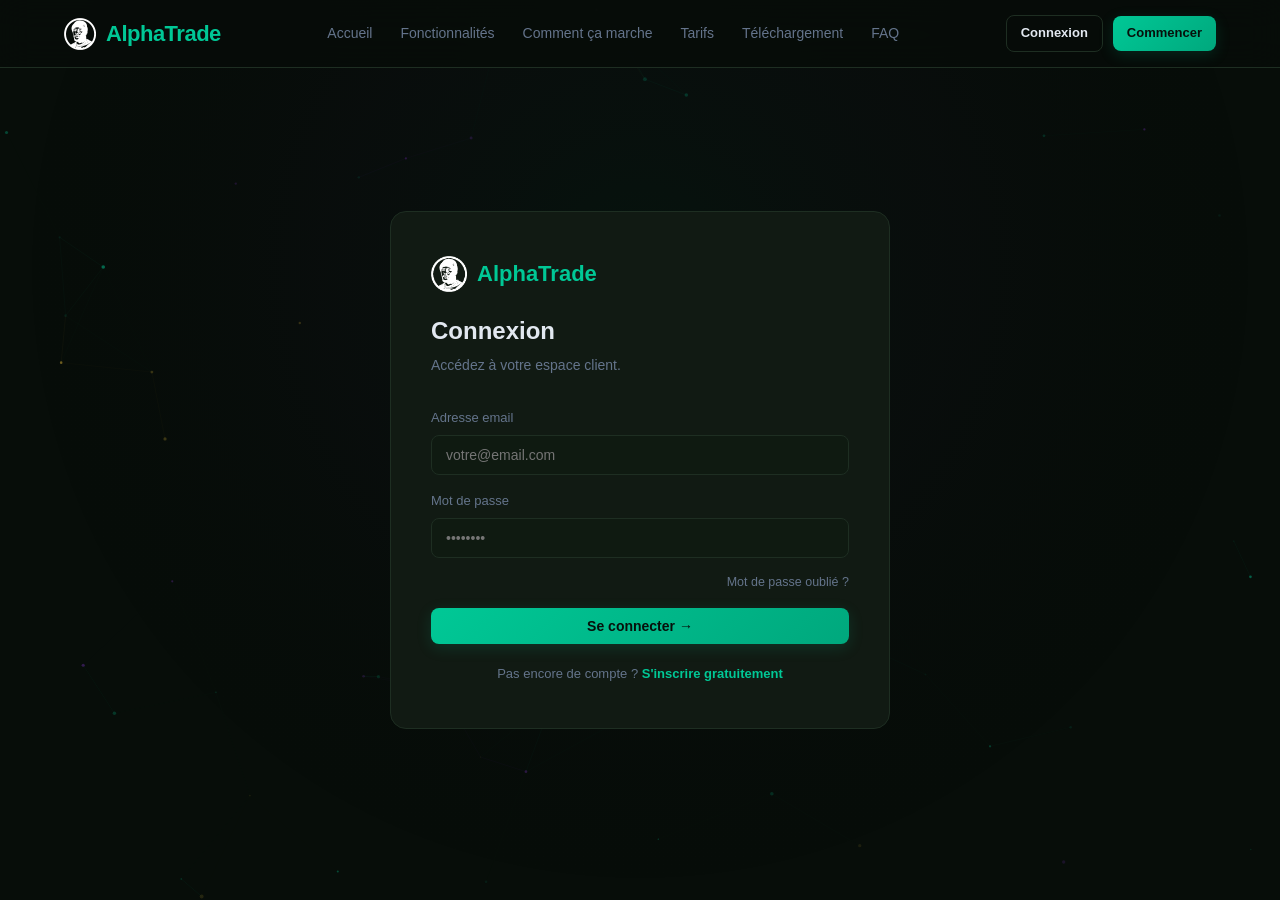
<file: connexion.html>
<!DOCTYPE html>
<html lang="fr">
<head>
<!-- Google tag (gtag.js) -->
<script async src="https://www.googletagmanager.com/gtag/js?id=G-JQR0P1GWEX"></script>
<script>
  window.dataLayer = window.dataLayer || [];
  function gtag(){dataLayer.push(arguments);}
  gtag('js', new Date());
  gtag('config', 'G-JQR0P1GWEX');
</script>
<meta charset="UTF-8">
<link rel="icon" type="image/png" href="assets/logo.png">
<link rel="apple-touch-icon" href="assets/logo.png">
<meta name="viewport" content="width=device-width, initial-scale=1.0">
<title>Connexion — AlphaTrade</title>
<link rel="stylesheet" href="css/style.css">
</head>
<body>

<nav class="nav" id="mainNav">
  <a href="index.html" class="nav-logo">
    <img src="assets/logo.png" alt="AlphaTrade" onerror="this.style.display='none'">
    AlphaTrade
  </a>
  <div class="nav-links"></div>
  <div class="nav-cta"></div>
</nav>

<div class="auth-page">
  <div class="auth-box">
    <div class="auth-logo">
      <img src="assets/logo.png" alt="" onerror="this.style.display='none'">
      <span>AlphaTrade</span>
    </div>
    <h1>Connexion</h1>
    <p class="sub">Accédez à votre espace client.</p>

    <div class="form-group">
      <label class="form-label">Adresse email</label>
      <input class="form-input" type="email" id="email" placeholder="votre@email.com" autocomplete="email">
    </div>
    <div class="form-group">
      <label class="form-label">Mot de passe</label>
      <input class="form-input" type="password" id="password" placeholder="••••••••" autocomplete="current-password">
    </div>
    <p style="text-align:right;margin:-6px 0 4px"><a href="mot-de-passe-oublie.html" style="font-size:12.5px;color:var(--muted)">Mot de passe oublié ?</a></p>

    <div class="form-error" id="errMsg"></div>

    <button class="btn btn-primary btn-full" style="margin-top:10px" onclick="doLogin()">
      Se connecter →
    </button>
    <p class="form-link">Pas encore de compte ? <a href="inscription.html">S'inscrire gratuitement</a></p>
  </div>
</div>

<div id="notif"></div>
<script src="js/api.js"></script>
<script src="js/nav.js"></script>
<script>
if (getToken()) window.location.href = 'espace-client.html';

document.addEventListener('keydown', e => { if (e.key === 'Enter') doLogin(); });

async function doLogin() {
  const email    = document.getElementById('email').value.trim();
  const password = document.getElementById('password').value;
  const errEl    = document.getElementById('errMsg');
  errEl.style.display = 'none';

  if (!email || !password) {
    errEl.textContent = 'Veuillez remplir tous les champs.';
    errEl.style.display = 'block'; return;
  }
  try {
    const data = await apiPost('/auth/login', { email, password });
    saveSession(data.token, data.user, data.plan);
    notify('Connexion réussie !', 'green');
    setTimeout(() => { window.location.href = 'espace-client.html'; }, 500);
  } catch(e) {
    errEl.textContent = e.message;
    errEl.style.display = 'block';
  }
}
</script>
<script src="js/bg.js"></script>
</body>
</html>
</file>
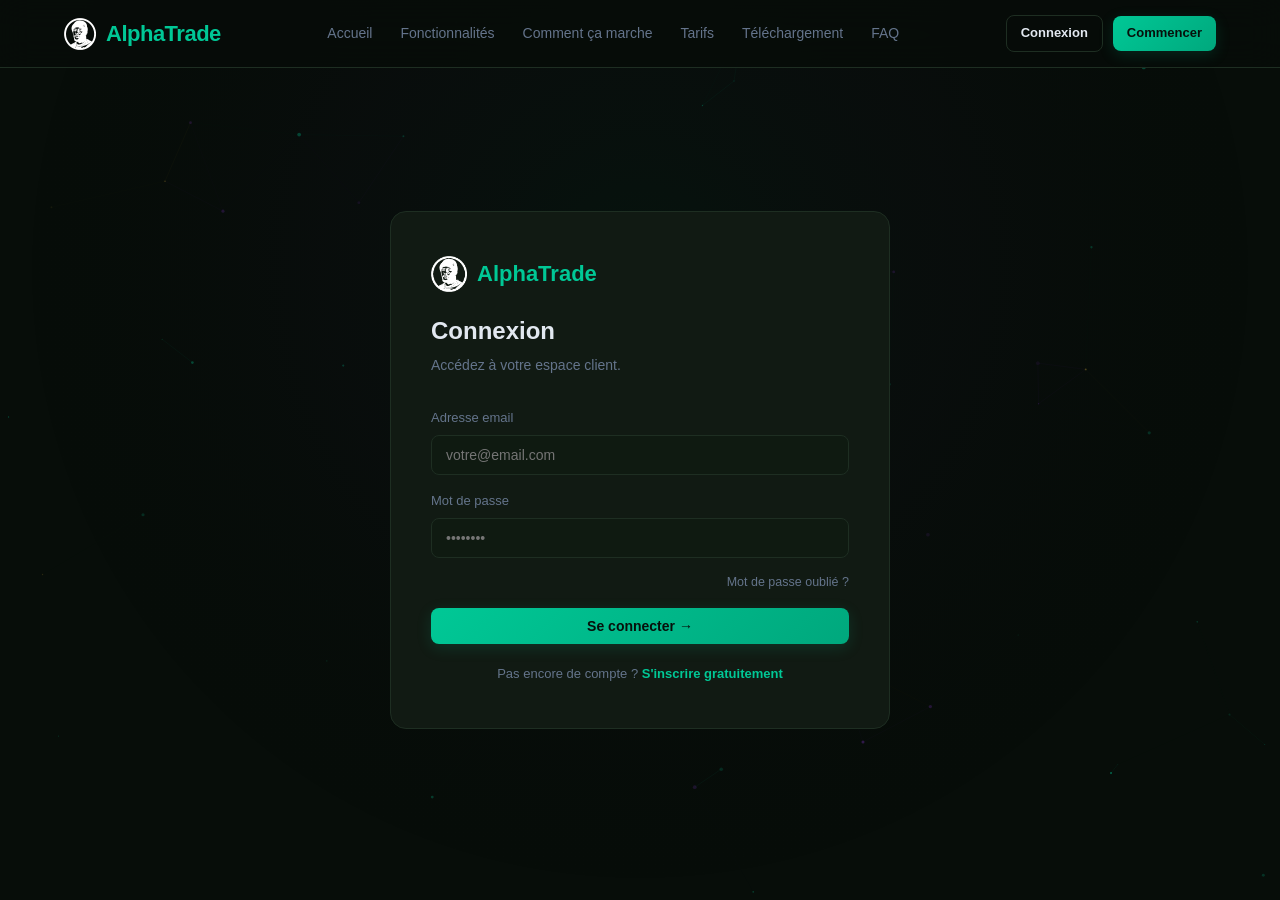
<file: espace-client.html>
<!DOCTYPE html>
<html lang="fr">
<head>
<!-- Google tag (gtag.js) -->
<script async src="https://www.googletagmanager.com/gtag/js?id=G-JQR0P1GWEX"></script>
<script>
  window.dataLayer = window.dataLayer || [];
  function gtag(){dataLayer.push(arguments);}
  gtag('js', new Date());
  gtag('config', 'G-JQR0P1GWEX');
</script>
<meta charset="UTF-8">
<link rel="icon" type="image/png" href="assets/logo.png">
<link rel="apple-touch-icon" href="assets/logo.png">
<meta name="viewport" content="width=device-width, initial-scale=1.0">
<title>Mon Espace — AlphaTrade</title>
<link rel="stylesheet" href="css/style.css">
</head>
<body>

<nav class="nav" id="mainNav">
  <a href="index.html" class="nav-logo">
    <img src="assets/logo.png" alt="AlphaTrade" onerror="this.style.display='none'">
    AlphaTrade
  </a>
  <div class="nav-links"></div>
  <div class="nav-cta"></div>
</nav>

<div class="dashboard-page">
  <div class="dashboard-hero">
    <h1 id="welcomeName">Mon espace client</h1>
    <p id="welcomeSub" style="color:var(--muted);margin-top:6px;font-size:15px">Gérez votre abonnement et téléchargez AlphaTrade.</p>
  </div>

  <div class="dashboard-body">
    <!-- GAUCHE -->
    <div>
      <!-- Bannière statut -->
      <div id="planBanner" style="display:none;padding:18px 22px;border-radius:12px;margin-bottom:20px"></div>

      <!-- Abonnement -->
      <div class="dash-card">
        <h3>Mon abonnement</h3>
        <div class="dash-stat"><span class="dash-stat-label">Forfait</span><span class="dash-stat-value" id="statPlan">—</span></div>
        <div class="dash-stat"><span class="dash-stat-label">Statut</span><span class="dash-stat-value" id="statStatus">—</span></div>
        <div class="dash-stat"><span class="dash-stat-label">Expiration</span><span class="dash-stat-value" id="statExpires">—</span></div>
        <div class="dash-stat"><span class="dash-stat-label">Lot maximum autorisé</span><span class="dash-stat-value" id="statLot">—</span></div>
        <div class="dash-stat"><span class="dash-stat-label">Stratégie Rebond</span><span class="dash-stat-value" id="statRebond">—</span></div>
        <div class="dash-stat"><span class="dash-stat-label">Positions simultanées max</span><span class="dash-stat-value" id="statPos">—</span></div>
        <div style="margin-top:22px">
          <a href="tarifs.html" class="btn btn-primary btn-full" id="btnUpgrade">Choisir / Renouveler un forfait →</a>
        </div>
      </div>

      <!-- Téléchargement -->
      <div id="downloadSection" style="display:none;margin-top:0">
        <div class="download-card">
          <div style="font-size:52px;margin-bottom:16px">
            <svg width="60" height="60" viewBox="0 0 24 24" fill="none" stroke="var(--green)" stroke-width="1.5" stroke-linecap="round" stroke-linejoin="round"><path d="M21 15v4a2 2 0 0 1-2 2H5a2 2 0 0 1-2-2v-4"/><polyline points="7 10 12 15 17 10"/><line x1="12" y1="15" x2="12" y2="3"/></svg>
          </div>
          <h2>Télécharger AlphaTrade</h2>
          <p>Votre forfait est actif. Téléchargez et installez l'application Windows pour commencer à trader automatiquement.</p>
          <a id="downloadBtn" href="https://github.com/MyAlphaTrade/alphatrade-releases/releases/latest/download/AlphaTrade-Setup-4.0.2.exe" class="btn btn-primary btn-lg">Télécharger AlphaTrade</a>
          <div class="system-req">Windows 10 / 11 · 64-bit · MetaTrader 5 requis</div>
        </div>
      </div>

      <div id="downloadLocked" style="display:none;margin-top:0">
        <div style="background:var(--card);border:1px solid var(--border);border-radius:12px;padding:36px;text-align:center">
          <svg width="48" height="48" viewBox="0 0 24 24" fill="none" stroke="var(--muted)" stroke-width="1.5" stroke-linecap="round" stroke-linejoin="round" style="margin-bottom:16px"><rect x="3" y="11" width="18" height="11" rx="2" ry="2"/><path d="M7 11V7a5 5 0 0 1 10 0v4"/></svg>
          <h3 style="margin-bottom:8px">Téléchargement verrouillé</h3>
          <p style="color:var(--muted);font-size:14px;margin-bottom:22px">Activez un forfait pour débloquer le téléchargement d'AlphaTrade.</p>
          <button class="btn btn-primary" onclick="goToPayment()">Activer le forfait →</button>
        </div>
      </div>

      <!-- KB1000 — visible uniquement pour les clients du forfait Basique (voir renderPlan()) -->
      <div id="downloadSectionKB1000" style="display:none;margin-top:20px">
        <div class="download-card">
          <div style="font-size:52px;margin-bottom:16px">
            <svg width="60" height="60" viewBox="0 0 24 24" fill="none" stroke="var(--green)" stroke-width="1.5" stroke-linecap="round" stroke-linejoin="round"><path d="M21 15v4a2 2 0 0 1-2 2H5a2 2 0 0 1-2-2v-4"/><polyline points="7 10 12 15 17 10"/><line x1="12" y1="15" x2="12" y2="3"/></svg>
          </div>
          <h2>Télécharger KB1000</h2>
          <p>Application dédiée BOOM1000 / CRASH1000, incluse dans votre forfait Basique.</p>
          <a href="telechargement.html" class="btn btn-primary btn-lg">Télécharger KB1000</a>
          <div class="system-req">Windows 10 / 11 · 64-bit · MetaTrader 5 (Deriv) requis</div>
        </div>
      </div>

      <!-- AlphaTrade Global — visible uniquement pour les clients du forfait Global (voir
           renderPlan()). Produit à part entière, jamais mélangé au téléchargement AlphaTrade
           Gold ci-dessus (05/08/2026). -->
      <div id="downloadSectionATGlobal" style="display:none;margin-top:20px">
        <div class="download-card">
          <div style="font-size:52px;margin-bottom:16px">
            <svg width="60" height="60" viewBox="0 0 24 24" fill="none" stroke="var(--green)" stroke-width="1.5" stroke-linecap="round" stroke-linejoin="round"><path d="M21 15v4a2 2 0 0 1-2 2H5a2 2 0 0 1-2-2v-4"/><polyline points="7 10 12 15 17 10"/><line x1="12" y1="15" x2="12" y2="3"/></svg>
          </div>
          <h2>Télécharger AlphaTrade Global</h2>
          <p>Application entièrement automatisée, incluse dans votre forfait Global.</p>
          <a href="telechargement.html" class="btn btn-primary btn-lg">Télécharger AlphaTrade Global</a>
          <div class="system-req">Windows 10 / 11 · 64-bit · MetaTrader 5 requis</div>
        </div>
      </div>
    </div>

    <!-- DROITE -->
    <div>
      <!-- Profil -->
      <div class="dash-card">
        <div style="display:flex;justify-content:space-between;align-items:center;margin-bottom:18px">
          <h3 style="margin:0">Mon profil</h3>
          <button id="btnEditProfile" onclick="toggleEdit()" style="font-size:12px;font-weight:600;background:rgba(0,200,150,.12);border:1px solid rgba(0,200,150,.3);color:var(--green);border-radius:8px;padding:5px 12px;cursor:pointer">Modifier</button>
        </div>

        <!-- Mode lecture -->
        <div id="profileView">
          <div class="dash-stat"><span class="dash-stat-label">Nom complet</span><span class="dash-stat-value" id="infoName">—</span></div>
          <div class="dash-stat"><span class="dash-stat-label">Email</span><span class="dash-stat-value" id="infoEmail" style="font-size:13px">—</span></div>
          <div class="dash-stat"><span class="dash-stat-label">Téléphone</span><span class="dash-stat-value" id="infoPhone">—</span></div>
          <div class="dash-stat"><span class="dash-stat-label">Pays</span><span class="dash-stat-value" id="infoCountry">—</span></div>
          <div class="dash-stat"><span class="dash-stat-label">Mot de passe</span><span class="dash-stat-value" style="color:var(--muted)">••••••••</span></div>
        </div>

        <!-- Mode édition -->
        <div id="profileEdit" style="display:none">
          <div id="profileNotif" style="display:none;padding:10px 14px;border-radius:8px;font-size:13px;color:#fff;margin-bottom:14px"></div>
          <div style="display:flex;flex-direction:column;gap:12px">
            <div>
              <label style="font-size:11px;font-weight:600;color:var(--muted);display:block;margin-bottom:4px">NOM COMPLET</label>
              <input id="editName" class="form-input" type="text" placeholder="Votre nom complet" style="width:100%;box-sizing:border-box">
            </div>
            <div>
              <label style="font-size:11px;font-weight:600;color:var(--muted);display:block;margin-bottom:4px">EMAIL</label>
              <input id="editEmail" class="form-input" type="email" placeholder="votre@email.com" style="width:100%;box-sizing:border-box">
            </div>
            <div>
              <label style="font-size:11px;font-weight:600;color:var(--muted);display:block;margin-bottom:4px">TÉLÉPHONE</label>
              <input id="editPhone" class="form-input" type="tel" placeholder="+1 514 123 4567" style="width:100%;box-sizing:border-box">
            </div>
            <div>
              <label style="font-size:11px;font-weight:600;color:var(--muted);display:block;margin-bottom:4px">PAYS</label>
              <input id="editCountry" class="form-input" type="text" placeholder="Canada" style="width:100%;box-sizing:border-box">
            </div>
            <div style="border-top:1px solid var(--border);padding-top:14px;margin-top:2px">
              <label style="font-size:11px;font-weight:600;color:var(--muted);display:block;margin-bottom:10px">CHANGER LE MOT DE PASSE</label>
              <input id="editPwdNew" class="form-input" type="password" placeholder="Nouveau mot de passe" style="width:100%;box-sizing:border-box;margin-bottom:8px">
              <input id="editPwdConfirm" class="form-input" type="password" placeholder="Confirmer le mot de passe" style="width:100%;box-sizing:border-box">
            </div>
            <div style="display:flex;gap:10px;margin-top:4px">
              <button onclick="saveProfile()" style="flex:1;padding:10px;background:var(--green);color:#07100b;font-weight:700;border:none;border-radius:8px;cursor:pointer;font-size:13px">Enregistrer</button>
              <button onclick="toggleEdit()" style="padding:10px 16px;background:var(--bg);border:1px solid var(--border);color:var(--muted);border-radius:8px;cursor:pointer;font-size:13px">Annuler</button>
            </div>
          </div>
        </div>
      </div>

      <!-- Parrainage -->
      <div class="dash-card">
        <h3>🎁 Parrainez, gagnez du temps gratuit</h3>
        <p style="color:var(--muted);font-size:12.5px;margin:-12px 0 18px">Chaque personne qui s'inscrit avec votre code et effectue un paiement vous rapporte une récompense — validée manuellement par l'équipe AlphaTrade.</p>
        <div style="display:flex;gap:20px;flex-wrap:wrap;align-items:flex-start">
          <div style="flex:1;min-width:200px">
            <div class="referral-code-box">
              <span class="code" id="refCode">—</span>
              <button class="btn-copy" onclick="copyReferralCode()">📋 Copier le code</button>
            </div>
            <div class="referral-link-row">
              <input type="text" id="refLink" readonly value="">
              <button class="btn-copy" onclick="copyReferralLink()">Copier le lien</button>
            </div>
            <div class="referral-stats">
              <div class="referral-stat"><div class="val" id="refStatTotal">0</div><div class="lbl">Filleuls inscrits</div></div>
              <div class="referral-stat"><div class="val" id="refStatPending">0</div><div class="lbl">En attente</div></div>
              <div class="referral-stat"><div class="val" id="refStatRewarded">0</div><div class="lbl">Récompenses reçues</div></div>
            </div>
          </div>
          <div class="referral-qr-wrap">
            <div class="qr-box" id="refQR"></div>
            <div class="qr-caption">Scanner pour s'inscrire</div>
          </div>
        </div>
      </div>

      <!-- Guide -->
      <div class="dash-card">
        <h3>Guide de démarrage</h3>
        <div style="display:flex;flex-direction:column;gap:10px">
          <div style="display:flex;gap:12px;align-items:flex-start;padding:12px;background:var(--bg);border-radius:8px">
            <div style="width:26px;height:26px;background:var(--green);border-radius:50%;display:flex;align-items:center;justify-content:center;font-size:12px;font-weight:800;color:#07100b;flex-shrink:0">1</div>
            <div><div style="font-size:13px;font-weight:600;margin-bottom:2px">Activer un forfait</div><div style="font-size:12px;color:var(--muted)">Choisissez votre plan dans la section Tarifs</div></div>
          </div>
          <div style="display:flex;gap:12px;align-items:flex-start;padding:12px;background:var(--bg);border-radius:8px">
            <div style="width:26px;height:26px;background:var(--green);border-radius:50%;display:flex;align-items:center;justify-content:center;font-size:12px;font-weight:800;color:#07100b;flex-shrink:0">2</div>
            <div><div style="font-size:13px;font-weight:600;margin-bottom:2px">Télécharger AlphaTrade</div><div style="font-size:12px;color:var(--muted)">Installez l'application Windows (.exe)</div></div>
          </div>
          <div style="display:flex;gap:12px;align-items:flex-start;padding:12px;background:var(--bg);border-radius:8px">
            <div style="width:26px;height:26px;background:var(--green);border-radius:50%;display:flex;align-items:center;justify-content:center;font-size:12px;font-weight:800;color:#07100b;flex-shrink:0">3</div>
            <div><div style="font-size:13px;font-weight:600;margin-bottom:2px">Connecter MetaTrader 5</div><div style="font-size:12px;color:var(--muted)">Entrez vos identifiants broker dans l'app</div></div>
          </div>
          <div style="display:flex;gap:12px;align-items:flex-start;padding:12px;background:var(--bg);border-radius:8px">
            <div style="width:26px;height:26px;background:var(--green);border-radius:50%;display:flex;align-items:center;justify-content:center;font-size:14px;font-weight:800;color:#07100b;flex-shrink:0">✓</div>
            <div><div style="font-size:13px;font-weight:600;margin-bottom:2px">Lancer le monitoring</div><div style="font-size:12px;color:var(--muted)">Cliquez "Démarrer" — le bot trade pour vous !</div></div>
          </div>
        </div>
      </div>
    </div>
  </div>
</div>

<div id="notif"></div>
<script src="js/api.js"></script>
<script src="js/qrcode.min.js"></script>
<script src="js/nav.js"></script>
<script>
if (!requireAuth('connexion.html')) { /* stop */ }

function goToPayment() {
  const pending = localStorage.getItem('at_pending_plan');
  const billing = localStorage.getItem('at_pending_billing') || 'monthly';
  if (pending) {
    window.location.href = 'paiement.html?plan=' + pending + '&billing=' + billing;
  } else {
    window.location.href = 'tarifs.html';
  }
}

window.addEventListener('DOMContentLoaded', async () => {
  const user = getUser();
  if (!user) return;
  document.getElementById('welcomeName').textContent = 'Bonjour, ' + (user.full_name || user.email) + ' 👋';
  fillProfile(user);
  loadReferral();

  // Vérifier si on revient d'un paiement Stripe
  const params = new URLSearchParams(window.location.search);
  if (params.get('payment') === 'success' && params.get('session_id')) {
    try {
      const result = await apiGet('/stripe/verify-session?session_id=' + params.get('session_id'), getToken());
      if (result.plan) {
        localStorage.setItem('at_plan', JSON.stringify(result.plan));
        localStorage.removeItem('at_pending_plan');
        localStorage.removeItem('at_pending_billing');
        notify('🎉 Paiement confirmé ! Votre forfait ' + result.plan.name + ' est maintenant actif.', 'green');
        renderPlan(result.plan);
        history.replaceState({}, '', 'espace-client.html');
        return;
      }
    } catch(e) {
      notify('Vérification du paiement en cours... Actualisez dans quelques instants.', 'yellow');
    }
  }

  try {
    const fresh = await apiGet('/auth/verify', getToken());
    localStorage.setItem('at_plan', JSON.stringify(fresh.plan));
    renderPlan(fresh.plan);
    // Resynchronise le profil (téléphone/pays) au cas où il a été modifié
    // ailleurs (Admin, autre appareil) depuis le dernier login -- corrige le
    // 17/07/2026 : ces infos manquaient du cache de connexion et restaient
    // affichées à "—" tant qu'on ne se reconnectait pas.
    if (fresh.user) {
      const mergedUser = Object.assign({}, user, fresh.user);
      localStorage.setItem('at_user', JSON.stringify(mergedUser));
      fillProfile(mergedUser);
    }
  } catch { renderNoPlan(); }
});

const PLAN_LABELS = { basique: 'Basique', starter: 'Starter', pro: 'Pro', elite: 'Elite', premium: 'Premium', global: 'Global' };

function renderPlan(p) {
  const key = p.plan_key || 'starter';
  document.getElementById('statPlan').textContent = PLAN_LABELS[key] || key;
  document.getElementById('statLot').textContent  = p.lot_max ? p.lot_max.toFixed(2) : '—';
  document.getElementById('statRebond').innerHTML = p.rebond_enabled
    ? '<span class="badge badge-green">Activée</span>'
    : '<span class="badge badge-red">Non disponible</span>';
  document.getElementById('statPos').textContent = p.max_positions || '—';

  if (p.active && p.expires_at) {
    const exp = new Date(p.expires_at);
    document.getElementById('statStatus').innerHTML  = '<span class="badge badge-green">Actif</span>';
    document.getElementById('statExpires').textContent = exp.toLocaleDateString('fr-FR');
    // AlphaTrade Global est un produit à part : ses clients ne voient pas le
    // téléchargement AlphaTrade Gold générique, seulement leur section dédiée.
    // 06/08/2026 -- un admin (p.is_admin) doit voir TOUTES les sections,
    // quel que soit son plan_key littéral en base (même bug que déjà noté
    // pour applyPlanParamsToEngine, ici côté site : les verrous de forfait
    // ne doivent jamais s'appliquer à un compte admin).
    document.getElementById('downloadSection').style.display = (key === 'global' && !p.is_admin) ? 'none' : 'block';
    document.getElementById('downloadLocked').style.display  = 'none';
    document.getElementById('downloadSectionKB1000').style.display = (key === 'basique' || p.is_admin) ? 'block' : 'none';
    document.getElementById('downloadSectionATGlobal').style.display = (key === 'global' || p.is_admin) ? 'block' : 'none';
    const b = document.getElementById('planBanner');
    b.style.display = 'block';
    b.style.background = 'rgba(0,200,150,0.06)';
    b.style.border = '1px solid rgba(0,200,150,0.2)';
    b.innerHTML = '<div style="font-weight:700;color:var(--green);font-size:15px">✓ Forfait ' + (PLAN_LABELS[key]||key) + ' actif</div><div style="color:var(--muted);font-size:13px;margin-top:4px">Valable jusqu\'au ' + exp.toLocaleDateString('fr-FR') + '</div>';
  } else {
    document.getElementById('statStatus').innerHTML  = '<span class="badge badge-gold">Expiré</span>';
    document.getElementById('statExpires').textContent = p.expires_at ? new Date(p.expires_at).toLocaleDateString('fr-FR') : '—';
    document.getElementById('downloadSection').style.display = 'none';
    document.getElementById('downloadLocked').style.display  = 'block';
    document.getElementById('downloadSectionKB1000').style.display = 'none';
    document.getElementById('downloadSectionATGlobal').style.display = 'none';
    const b = document.getElementById('planBanner');
    b.style.display = 'block';
    b.style.background = 'rgba(212,175,55,0.06)';
    b.style.border = '1px solid rgba(212,175,55,0.2)';
    b.innerHTML = '<div style="font-weight:700;color:var(--gold)">⚠ Forfait expiré ou inactif</div><div style="color:var(--muted);font-size:13px;margin-top:4px">Renouvelez pour accéder au téléchargement.</div>';
  }
}

function fillProfile(user) {
  document.getElementById('infoName').textContent    = user.full_name  || '—';
  document.getElementById('infoEmail').textContent   = user.email      || '—';
  document.getElementById('infoPhone').textContent   = user.phone      || '—';
  document.getElementById('infoCountry').textContent = user.country    || '—';
  document.getElementById('editName').value    = user.full_name  || '';
  document.getElementById('editEmail').value   = user.email      || '';
  document.getElementById('editPhone').value   = user.phone      || '';
  document.getElementById('editCountry').value = user.country    || '';
}

function toggleEdit() {
  const view = document.getElementById('profileView');
  const edit = document.getElementById('profileEdit');
  const btn  = document.getElementById('btnEditProfile');
  const editing = edit.style.display === 'none';
  view.style.display = editing ? 'none' : 'block';
  edit.style.display = editing ? 'block' : 'none';
  btn.textContent = editing ? 'Annuler' : 'Modifier';
  document.getElementById('profileNotif').style.display = 'none';
  document.getElementById('editPwdNew').value = '';
  document.getElementById('editPwdConfirm').value = '';
}

async function saveProfile() {
  const notif = document.getElementById('profileNotif');
  const newPwd     = document.getElementById('editPwdNew').value;
  const confirmPwd = document.getElementById('editPwdConfirm').value;
  if (newPwd && newPwd !== confirmPwd) {
    notif.textContent = 'Les mots de passe ne correspondent pas.';
    notif.style.background = '#dc2626';
    notif.style.display = 'block';
    return;
  }
  const body = {
    full_name : document.getElementById('editName').value.trim(),
    email     : document.getElementById('editEmail').value.trim(),
    phone     : document.getElementById('editPhone').value.trim(),
    country   : document.getElementById('editCountry').value.trim(),
  };
  if (newPwd) body.new_password = newPwd;
  try {
    const r = await fetch('https://web-production-9312ae.up.railway.app/client/update-profile', {
      method: 'PUT',
      headers: { 'Content-Type': 'application/json', 'Authorization': 'Bearer ' + getToken() },
      body: JSON.stringify(body),
    });
    const data = await r.json();
    if (r.ok) {
      const user = getUser() || {};
      Object.assign(user, { full_name: body.full_name, email: body.email, phone: body.phone, country: body.country });
      localStorage.setItem('at_user', JSON.stringify(user));
      fillProfile(user);
      notif.textContent = 'Profil mis à jour avec succès.';
      notif.style.background = '#16a34a';
      notif.style.display = 'block';
      setTimeout(() => { toggleEdit(); }, 1500);
    } else {
      notif.textContent = data.detail || 'Erreur lors de la mise à jour.';
      notif.style.background = '#dc2626';
      notif.style.display = 'block';
    }
  } catch(e) {
    notif.textContent = 'Impossible de contacter le serveur.';
    notif.style.background = '#dc2626';
    notif.style.display = 'block';
  }
}

let referralLink = '';

async function loadReferral() {
  try {
    const data = await apiGet('/client/referral-code', getToken());
    document.getElementById('refCode').textContent = data.code;
    referralLink = data.share_url;
    document.getElementById('refLink').value = referralLink;
    document.getElementById('refStatTotal').textContent = data.stats.total;
    document.getElementById('refStatPending').textContent = Math.max(0, data.stats.total - data.stats.rewarded);
    document.getElementById('refStatRewarded').textContent = data.stats.rewarded;
    const qrBox = document.getElementById('refQR');
    qrBox.innerHTML = '';
    new QRCode(qrBox, { text: referralLink, width: 112, height: 112, colorDark: '#111111', colorLight: '#ffffff', correctLevel: QRCode.CorrectLevel.M });
  } catch (e) {
    document.getElementById('refCode').textContent = '—';
  }
}

function copyReferralCode() {
  const code = document.getElementById('refCode').textContent;
  if (!code || code === '—') return;
  navigator.clipboard.writeText(code).then(() => notify('Code copié !', 'green'));
}

function copyReferralLink() {
  if (!referralLink) return;
  navigator.clipboard.writeText(referralLink).then(() => notify('Lien copié !', 'green'));
}

function renderNoPlan() {
  document.getElementById('statPlan').textContent = 'Aucun';
  document.getElementById('statStatus').innerHTML = '<span class="badge badge-red">Inactif</span>';
  document.getElementById('downloadSection').style.display = 'none';
  document.getElementById('downloadLocked').style.display  = 'block';
  document.getElementById('downloadSectionKB1000').style.display = 'none';
  document.getElementById('downloadSectionATGlobal').style.display = 'none';
}

async function loadReleaseInfo() {
  try {
    const res = await fetch('https://api.github.com/repos/MyAlphaTrade/alphatrade-releases/releases/latest');
    const data = await res.json();
    const tag = data.tag_name || '';
    const exeAsset = (data.assets || []).find(a => a.name.endsWith('.exe'));
    const btn = document.getElementById('downloadBtn');
    if (btn) {
      if (exeAsset) btn.href = exeAsset.browser_download_url;
      if (tag) btn.textContent = 'Télécharger AlphaTrade ' + tag;
    }
  } catch {}
}
loadReleaseInfo();
</script>
</body>
</html>
</file>
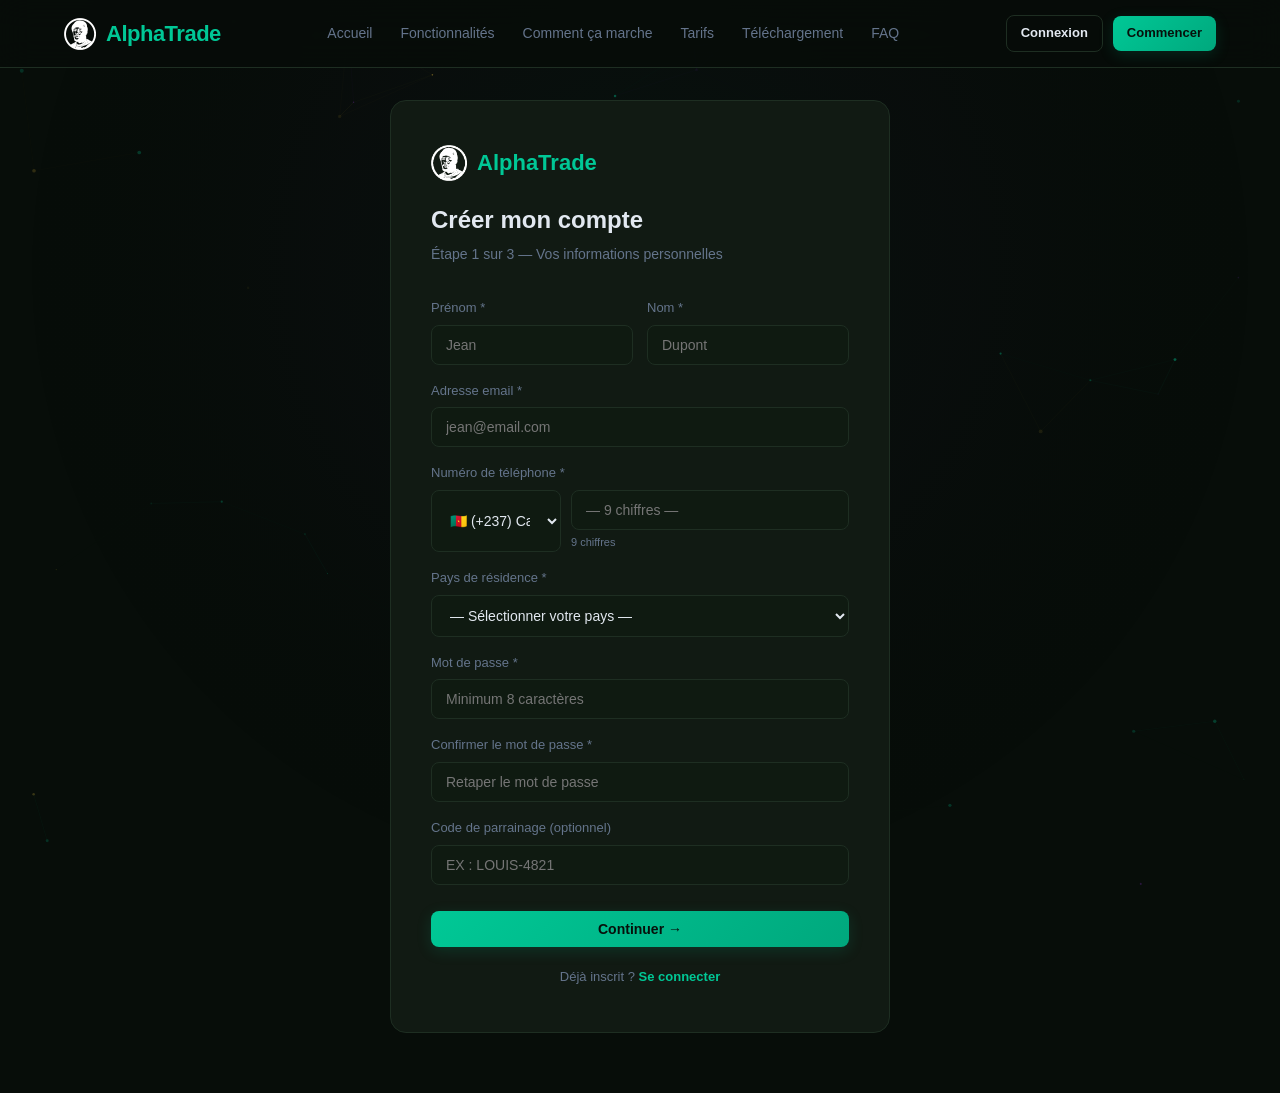
<file: inscription.html>
<!DOCTYPE html>
<html lang="fr">
<head>
<!-- Google tag (gtag.js) -->
<script async src="https://www.googletagmanager.com/gtag/js?id=G-JQR0P1GWEX"></script>
<script>
  window.dataLayer = window.dataLayer || [];
  function gtag(){dataLayer.push(arguments);}
  gtag('js', new Date());
  gtag('config', 'G-JQR0P1GWEX');
</script>
<meta charset="UTF-8">
<link rel="icon" type="image/png" href="assets/logo.png">
<link rel="apple-touch-icon" href="assets/logo.png">
<meta name="viewport" content="width=device-width, initial-scale=1.0">
<title>Inscription — AlphaTrade</title>
<link rel="stylesheet" href="css/style.css">
</head>
<body>

<nav class="nav" id="mainNav">
  <a href="index.html" class="nav-logo">
    <img src="assets/logo.png" alt="AlphaTrade" onerror="this.style.display='none'">
    AlphaTrade
  </a>
  <div class="nav-links"></div>
  <div class="nav-cta"></div>
</nav>

<div class="auth-page">
  <!-- ÉTAPE 1 -->
  <div class="auth-box" id="step1">
    <div class="auth-logo">
      <img src="assets/logo.png" alt="" onerror="this.style.display='none'">
      <span>AlphaTrade</span>
    </div>
    <h1>Créer mon compte</h1>
    <p class="sub">Étape 1 sur 3 — Vos informations personnelles</p>

    <div class="form-row">
      <div class="form-group">
        <label class="form-label">Prénom *</label>
        <input class="form-input" type="text" id="firstName" placeholder="Jean">
      </div>
      <div class="form-group">
        <label class="form-label">Nom *</label>
        <input class="form-input" type="text" id="lastName" placeholder="Dupont">
      </div>
    </div>

    <div class="form-group">
      <label class="form-label">Adresse email *</label>
      <input class="form-input" type="email" id="email" placeholder="jean@email.com">
    </div>

    <div class="form-group">
      <label class="form-label">Numéro de téléphone *</label>
      <div class="form-phone-row">
        <select class="form-input" id="phoneCountry" onchange="updatePhoneRules()">
          <optgroup label="── Afrique Centrale ──">
            <option value="+257|8">🇧🇮 (+257) Burundi</option>
            <option value="+237|9" selected>🇨🇲 (+237) Cameroun</option>
            <option value="+236|8">🇨🇫 (+236) Centrafrique</option>
            <option value="+242|9">🇨🇬 (+242) Congo</option>
            <option value="+241|8">🇬🇦 (+241) Gabon</option>
            <option value="+240|9">🇬🇶 (+240) Guinée Équatoriale</option>
            <option value="+243|9">🇨🇩 (+243) RD Congo</option>
            <option value="+250|9">🇷🇼 (+250) Rwanda</option>
            <option value="+235|8">🇹🇩 (+235) Tchad</option>
          </optgroup>
          <optgroup label="── Afrique de l'Ouest ──">
            <option value="+229|8">🇧🇯 (+229) Bénin</option>
            <option value="+226|8">🇧🇫 (+226) Burkina Faso</option>
            <option value="+225|10">🇨🇮 (+225) Côte d'Ivoire</option>
            <option value="+233|9">🇬🇭 (+233) Ghana</option>
            <option value="+224|9">🇬🇳 (+224) Guinée</option>
            <option value="+245|9">🇬🇼 (+245) Guinée-Bissau</option>
            <option value="+231|8">🇱🇷 (+231) Libéria</option>
            <option value="+223|8">🇲🇱 (+223) Mali</option>
            <option value="+222|8">🇲🇷 (+222) Mauritanie</option>
            <option value="+227|8">🇳🇪 (+227) Niger</option>
            <option value="+234|10">🇳🇬 (+234) Nigeria</option>
            <option value="+221|9">🇸🇳 (+221) Sénégal</option>
            <option value="+232|8">🇸🇱 (+232) Sierra Leone</option>
            <option value="+228|8">🇹🇬 (+228) Togo</option>
          </optgroup>
          <optgroup label="── Afrique du Nord ──">
            <option value="+213|9">🇩🇿 (+213) Algérie</option>
            <option value="+20|10">🇪🇬 (+20) Égypte</option>
            <option value="+218|9">🇱🇾 (+218) Libye</option>
            <option value="+212|9">🇲🇦 (+212) Maroc</option>
            <option value="+249|9">🇸🇩 (+249) Soudan</option>
            <option value="+216|8">🇹🇳 (+216) Tunisie</option>
          </optgroup>
          <optgroup label="── Afrique Est & Sud ──">
            <option value="+27|9">🇿🇦 (+27) Afrique du Sud</option>
            <option value="+251|9">🇪🇹 (+251) Éthiopie</option>
            <option value="+254|9">🇰🇪 (+254) Kenya</option>
            <option value="+261|9">🇲🇬 (+261) Madagascar</option>
            <option value="+265|9">🇲🇼 (+265) Malawi</option>
            <option value="+258|9">🇲🇿 (+258) Mozambique</option>
            <option value="+264|9">🇳🇦 (+264) Namibie</option>
            <option value="+256|9">🇺🇬 (+256) Ouganda</option>
            <option value="+255|9">🇹🇿 (+255) Tanzanie</option>
            <option value="+260|9">🇿🇲 (+260) Zambie</option>
            <option value="+263|9">🇿🇼 (+263) Zimbabwe</option>
          </optgroup>
          <optgroup label="── Amérique du Nord ──">
            <option value="+1|10">🇨🇦 (+1) Canada</option>
            <option value="+1|10">🇺🇸 (+1) États-Unis</option>
            <option value="+52|10">🇲🇽 (+52) Mexique</option>
          </optgroup>
          <optgroup label="── Europe ──">
            <option value="+49|10">🇩🇪 (+49) Allemagne</option>
            <option value="+43|10">🇦🇹 (+43) Autriche</option>
            <option value="+32|9">🇧🇪 (+32) Belgique</option>
            <option value="+34|9">🇪🇸 (+34) Espagne</option>
            <option value="+33|9">🇫🇷 (+33) France</option>
            <option value="+30|10">🇬🇷 (+30) Grèce</option>
            <option value="+39|10">🇮🇹 (+39) Italie</option>
            <option value="+31|9">🇳🇱 (+31) Pays-Bas</option>
            <option value="+48|9">🇵🇱 (+48) Pologne</option>
            <option value="+351|9">🇵🇹 (+351) Portugal</option>
            <option value="+44|10">🇬🇧 (+44) Royaume-Uni</option>
            <option value="+7|10">🇷🇺 (+7) Russie</option>
            <option value="+46|9">🇸🇪 (+46) Suède</option>
            <option value="+41|9">🇨🇭 (+41) Suisse</option>
            <option value="+90|10">🇹🇷 (+90) Turquie</option>
            <option value="+380|9">🇺🇦 (+380) Ukraine</option>
          </optgroup>
          <optgroup label="── Asie & Océanie ──">
            <option value="+61|9">🇦🇺 (+61) Australie</option>
            <option value="+86|11">🇨🇳 (+86) Chine</option>
            <option value="+82|10">🇰🇷 (+82) Corée du Sud</option>
            <option value="+91|10">🇮🇳 (+91) Inde</option>
            <option value="+62|11">🇮🇩 (+62) Indonésie</option>
            <option value="+81|10">🇯🇵 (+81) Japon</option>
            <option value="+60|10">🇲🇾 (+60) Malaisie</option>
            <option value="+64|9">🇳🇿 (+64) Nouvelle-Zélande</option>
            <option value="+65|8">🇸🇬 (+65) Singapour</option>
            <option value="+66|9">🇹🇭 (+66) Thaïlande</option>
            <option value="+84|9">🇻🇳 (+84) Vietnam</option>
          </optgroup>
          <optgroup label="── Moyen-Orient ──">
            <option value="+966|9">🇸🇦 (+966) Arabie Saoudite</option>
            <option value="+971|9">🇦🇪 (+971) Émirats Arabes Unis</option>
            <option value="+962|9">🇯🇴 (+962) Jordanie</option>
            <option value="+965|8">🇰🇼 (+965) Koweït</option>
            <option value="+961|8">🇱🇧 (+961) Liban</option>
            <option value="+974|8">🇶🇦 (+974) Qatar</option>
          </optgroup>
        </select>
        <div>
          <input class="form-input" type="tel" id="phoneNumber" placeholder="612 345 678" inputmode="numeric">
          <div id="phoneHint" style="font-size:11px;color:var(--muted);margin-top:4px"></div>
        </div>
      </div>
    </div>

    <div class="form-group">
      <label class="form-label">Pays de résidence *</label>
      <select class="form-input" id="country">
        <option value="">— Sélectionner votre pays —</option>
        <optgroup label="── Afrique Centrale ──">
          <option value="BI">🇧🇮 Burundi</option>
          <option value="CM">🇨🇲 Cameroun</option>
          <option value="CF">🇨🇫 Centrafrique</option>
          <option value="CG">🇨🇬 Congo</option>
          <option value="GA">🇬🇦 Gabon</option>
          <option value="GQ">🇬🇶 Guinée Équatoriale</option>
          <option value="CD">🇨🇩 RD Congo</option>
          <option value="RW">🇷🇼 Rwanda</option>
          <option value="TD">🇹🇩 Tchad</option>
        </optgroup>
        <optgroup label="── Afrique de l'Ouest ──">
          <option value="BJ">🇧🇯 Bénin</option>
          <option value="BF">🇧🇫 Burkina Faso</option>
          <option value="CI">🇨🇮 Côte d'Ivoire</option>
          <option value="GH">🇬🇭 Ghana</option>
          <option value="GN">🇬🇳 Guinée</option>
          <option value="GW">🇬🇼 Guinée-Bissau</option>
          <option value="LR">🇱🇷 Libéria</option>
          <option value="ML">🇲🇱 Mali</option>
          <option value="MR">🇲🇷 Mauritanie</option>
          <option value="NE">🇳🇪 Niger</option>
          <option value="NG">🇳🇬 Nigeria</option>
          <option value="SN">🇸🇳 Sénégal</option>
          <option value="SL">🇸🇱 Sierra Leone</option>
          <option value="TG">🇹🇬 Togo</option>
        </optgroup>
        <optgroup label="── Afrique du Nord ──">
          <option value="DZ">🇩🇿 Algérie</option>
          <option value="EG">🇪🇬 Égypte</option>
          <option value="LY">🇱🇾 Libye</option>
          <option value="MA">🇲🇦 Maroc</option>
          <option value="SD">🇸🇩 Soudan</option>
          <option value="TN">🇹🇳 Tunisie</option>
        </optgroup>
        <optgroup label="── Afrique Est & Sud ──">
          <option value="ZA">🇿🇦 Afrique du Sud</option>
          <option value="ET">🇪🇹 Éthiopie</option>
          <option value="KE">🇰🇪 Kenya</option>
          <option value="MG">🇲🇬 Madagascar</option>
          <option value="MW">🇲🇼 Malawi</option>
          <option value="MZ">🇲🇿 Mozambique</option>
          <option value="NA">🇳🇦 Namibie</option>
          <option value="UG">🇺🇬 Ouganda</option>
          <option value="TZ">🇹🇿 Tanzanie</option>
          <option value="ZM">🇿🇲 Zambie</option>
          <option value="ZW">🇿🇼 Zimbabwe</option>
        </optgroup>
        <optgroup label="── Amérique du Nord ──">
          <option value="CA">🇨🇦 Canada</option>
          <option value="US">🇺🇸 États-Unis</option>
          <option value="MX">🇲🇽 Mexique</option>
        </optgroup>
        <optgroup label="── Europe ──">
          <option value="DE">🇩🇪 Allemagne</option>
          <option value="AT">🇦🇹 Autriche</option>
          <option value="BE">🇧🇪 Belgique</option>
          <option value="ES">🇪🇸 Espagne</option>
          <option value="FR">🇫🇷 France</option>
          <option value="GR">🇬🇷 Grèce</option>
          <option value="IT">🇮🇹 Italie</option>
          <option value="NL">🇳🇱 Pays-Bas</option>
          <option value="PL">🇵🇱 Pologne</option>
          <option value="PT">🇵🇹 Portugal</option>
          <option value="GB">🇬🇧 Royaume-Uni</option>
          <option value="RU">🇷🇺 Russie</option>
          <option value="SE">🇸🇪 Suède</option>
          <option value="CH">🇨🇭 Suisse</option>
          <option value="TR">🇹🇷 Turquie</option>
          <option value="UA">🇺🇦 Ukraine</option>
        </optgroup>
        <optgroup label="── Asie & Océanie ──">
          <option value="AU">🇦🇺 Australie</option>
          <option value="CN">🇨🇳 Chine</option>
          <option value="KR">🇰🇷 Corée du Sud</option>
          <option value="IN">🇮🇳 Inde</option>
          <option value="ID">🇮🇩 Indonésie</option>
          <option value="JP">🇯🇵 Japon</option>
          <option value="MY">🇲🇾 Malaisie</option>
          <option value="NZ">🇳🇿 Nouvelle-Zélande</option>
          <option value="SG">🇸🇬 Singapour</option>
          <option value="TH">🇹🇭 Thaïlande</option>
          <option value="VN">🇻🇳 Vietnam</option>
        </optgroup>
        <optgroup label="── Moyen-Orient ──">
          <option value="SA">🇸🇦 Arabie Saoudite</option>
          <option value="AE">🇦🇪 Émirats Arabes Unis</option>
          <option value="JO">🇯🇴 Jordanie</option>
          <option value="KW">🇰🇼 Koweït</option>
          <option value="LB">🇱🇧 Liban</option>
          <option value="QA">🇶🇦 Qatar</option>
        </optgroup>
        <option value="OTHER">🌍 Autre pays</option>
      </select>
    </div>

    <div class="form-group">
      <label class="form-label">Mot de passe *</label>
      <input class="form-input" type="password" id="password" placeholder="Minimum 8 caractères">
    </div>
    <div class="form-group">
      <label class="form-label">Confirmer le mot de passe *</label>
      <input class="form-input" type="password" id="password2" placeholder="Retaper le mot de passe">
    </div>
    <div class="form-group">
      <label class="form-label">Code de parrainage (optionnel)</label>
      <input class="form-input" type="text" id="referralCode" placeholder="Ex : LOUIS-4821" style="text-transform:uppercase">
    </div>

    <div class="form-error" id="err1"></div>
    <button class="btn btn-primary btn-full" style="margin-top:10px" onclick="goStep2()">Continuer →</button>
    <p class="form-link">Déjà inscrit ? <a href="connexion.html">Se connecter</a></p>
  </div>

  <!-- ÉTAPE 2 : Vérification -->
  <div class="auth-box verify-box" id="step2" style="display:none">
    <div class="auth-logo">
      <img src="assets/logo.png" alt="" onerror="this.style.display='none'">
      <span>AlphaTrade</span>
    </div>
    <h1>Vérifiez votre email</h1>
    <p class="sub">Étape 2 sur 3 — Confirmez votre adresse email</p>
    <div style="text-align:center;margin:16px 0">
      <svg width="64" height="64" viewBox="0 0 64 64" fill="none" xmlns="http://www.w3.org/2000/svg">
        <rect width="64" height="64" rx="16" fill="rgba(37,99,235,0.15)"/>
        <path d="M12 22a4 4 0 0 1 4-4h32a4 4 0 0 1 4 4v20a4 4 0 0 1-4 4H16a4 4 0 0 1-4-4V22z" stroke="#2563eb" stroke-width="2" fill="none"/>
        <path d="M12 22l20 13 20-13" stroke="#2563eb" stroke-width="2" stroke-linecap="round"/>
      </svg>
    </div>
    <div style="background:rgba(0,200,150,0.06);border:1px solid rgba(0,200,150,0.2);border-radius:10px;padding:20px;margin-bottom:24px;font-size:14px;color:var(--muted);text-align:center;line-height:1.7">
      Un email de vérification a été envoyé à :<br>
      <strong id="verifyTarget" style="color:var(--text);font-size:16px"></strong><br><br>
      Cliquez sur le lien dans l'email pour activer votre compte.
    </div>
    <div class="form-error" id="err2"></div>
    <p style="font-size:13px;color:var(--muted);text-align:center;margin-top:14px">
      Email non reçu ? Vérifiez vos spams ou <a href="#" style="color:var(--green);font-weight:600" onclick="resendVerif();return false">renvoyer l'email</a>
    </p>
  </div>

  <!-- ÉTAPE 3 : Forfait -->
  <div class="auth-box" id="step3" style="display:none">
    <div class="auth-logo">
      <img src="assets/logo.png" alt="" onerror="this.style.display='none'">
      <span>AlphaTrade</span>
    </div>
    <h1>Choisir un forfait</h1>
    <p class="sub">Étape 3 sur 3 — Compte créé ! Choisissez votre abonnement.</p>
    <div style="display:flex;flex-direction:column;gap:10px;margin-bottom:20px">
      <label onclick="selectPlan('starter',this)" style="display:flex;align-items:center;gap:12px;padding:14px;border:1px solid var(--border);border-radius:10px;cursor:pointer;transition:all .2s">
        <div style="flex:1"><div style="font-weight:700">Starter</div><div style="font-size:12px;color:var(--muted)">Uniquement Or · Lot 0.01 fixe · Session Londres</div></div>
        <div style="text-align:right"><div style="font-size:18px;font-weight:800;color:var(--green)">29.99$</div><div style="font-size:11px;color:var(--muted)">/mois</div></div>
      </label>
      <label onclick="selectPlan('pro',this)" style="display:flex;align-items:center;gap:12px;padding:14px;border:2px solid var(--green);border-radius:10px;cursor:pointer;background:rgba(0,200,150,0.04);transition:all .2s">
        <div style="flex:1"><div style="font-weight:700">Pro <span style="font-size:11px;background:rgba(0,200,150,0.15);color:var(--green);padding:2px 8px;border-radius:10px">POPULAIRE</span></div><div style="font-size:12px;color:var(--muted)">Or · Lot 0.01-0.03 · Londres + New York</div></div>
        <div style="text-align:right"><div style="font-size:18px;font-weight:800;color:var(--green)">79.99$</div><div style="font-size:11px;color:var(--muted)">/mois</div></div>
      </label>
      <label onclick="selectPlan('elite',this)" style="display:flex;align-items:center;gap:12px;padding:14px;border:1px solid var(--border);border-radius:10px;cursor:pointer;transition:all .2s">
        <div style="flex:1"><div style="font-weight:700">Elite</div><div style="font-size:12px;color:var(--muted)">Or (XAUUSD) + BOOM1000 · Lot 0.01-0.06 · 3 sessions · IA</div></div>
        <div style="text-align:right"><div style="font-size:18px;font-weight:800;color:var(--green)">299.99$</div><div style="font-size:11px;color:var(--muted)">/mois</div></div>
      </label>
      <label onclick="selectPlan('premium',this)" style="display:flex;align-items:center;gap:12px;padding:14px;border:1px solid var(--gold);border-radius:10px;cursor:pointer;transition:all .2s;background:rgba(212,175,55,0.04)">
        <div style="flex:1"><div style="font-weight:700;color:var(--gold)">Premium ⭐</div><div style="font-size:12px;color:var(--muted)">XAUUSD + BOOM1000 · Lot 0.01-0.10 · Tout débloqué · IA</div></div>
        <div style="text-align:right"><div style="font-size:18px;font-weight:800;color:var(--gold)">999.99$</div><div style="font-size:11px;color:var(--muted)">/mois</div></div>
      </label>
    </div>
    <button class="btn btn-primary btn-full" onclick="finishRegistration()">Accéder à mon espace →</button>
    <p style="font-size:13px;color:var(--muted);text-align:center;margin-top:12px">
      <a href="espace-client.html" style="color:var(--muted)">Passer cette étape</a>
    </p>
  </div>
</div>

<div id="notif"></div>
<script src="js/api.js"></script>
<script src="js/nav.js"></script>
<script>
if (getToken()) window.location.href = 'espace-client.html';

// Règles téléphone
let phoneRules = { max: 10, code: '+1' };
let rawPhone = '';

function formatPhone(digits, code) {
  if (code === '+1') {
    // Canada / USA : (XXX) XXX-XXXX
    const d = digits.slice(0, 10);
    if (d.length <= 3) return d.length ? '(' + d : '';
    if (d.length <= 6) return '(' + d.slice(0,3) + ') ' + d.slice(3);
    return '(' + d.slice(0,3) + ') ' + d.slice(3,6) + '-' + d.slice(6,10);
  }
  if (code === '+33') {
    // France : XX XX XX XX XX
    return digits.replace(/(\d{2})(?=\d)/g, '$1 ').trim();
  }
  // Par défaut : groupes de 3 (Afrique, etc.)
  return digits.replace(/(\d{3})(?=\d)/g, '$1 ').trim();
}

function updatePhoneRules() {
  const val = document.getElementById('phoneCountry').value;
  const parts = val.split('|');
  phoneRules.code = parts[0];
  phoneRules.max = parseInt(parts[1]) || 10;
  rawPhone = '';
  const inp = document.getElementById('phoneNumber');
  inp.value = '';
  if (phoneRules.code === '+1') {
    inp.placeholder = '(514) 123-4567';
  } else if (phoneRules.code === '+33') {
    inp.placeholder = '06 12 34 56 78';
  } else {
    inp.placeholder = '— ' + phoneRules.max + ' chiffres —';
  }
  document.getElementById('phoneHint').textContent = phoneRules.max + ' chiffres';
}

document.addEventListener('DOMContentLoaded', () => {
  const ref = new URLSearchParams(window.location.search).get('ref');
  if (ref) document.getElementById('referralCode').value = ref.toUpperCase();
  updatePhoneRules();
  const inp = document.getElementById('phoneNumber');
  inp.addEventListener('input', () => {
    rawPhone = inp.value.replace(/\D/g, '').slice(0, phoneRules.max);
    const cursor = inp.selectionStart;
    inp.value = formatPhone(rawPhone, phoneRules.code);
    // Restaurer la position du curseur approximativement
    try { inp.setSelectionRange(cursor, cursor); } catch(e) {}
  });
  inp.addEventListener('keypress', (e) => {
    if (!/[0-9]/.test(e.key)) e.preventDefault();
  });
});

let formData = {};
let selectedPlan = 'pro';

async function goStep2() {
  const firstName = document.getElementById('firstName').value.trim();
  const lastName  = document.getElementById('lastName').value.trim();
  const email     = document.getElementById('email').value.trim();
  const phone     = rawPhone;
  const country   = document.getElementById('country').value;
  const password  = document.getElementById('password').value;
  const password2 = document.getElementById('password2').value;
  const err = document.getElementById('err1');
  err.style.display = 'none';

  if (!firstName || !lastName || !email || !phone || !country || !password) {
    err.textContent = 'Veuillez remplir tous les champs obligatoires.'; err.style.display = 'block'; return;
  }
  if (!/^[^\s@]+@[^\s@]+\.[^\s@]+$/.test(email)) {
    err.textContent = 'Adresse email invalide.'; err.style.display = 'block'; return;
  }
  if (phone.length < phoneRules.max) {
    err.textContent = `Le numéro de téléphone doit contenir ${phoneRules.max} chiffres.`; err.style.display = 'block'; return;
  }
  if (password.length < 8) {
    err.textContent = 'Le mot de passe doit faire au moins 8 caractères.'; err.style.display = 'block'; return;
  }
  if (password !== password2) {
    err.textContent = 'Les mots de passe ne correspondent pas.'; err.style.display = 'block'; return;
  }

  const referralCode = document.getElementById('referralCode').value.trim();
  formData = { firstName, lastName, email, phone, country, password };

  try {
    await apiPost('/auth/register', {
      email: formData.email,
      password: formData.password,
      full_name: formData.firstName + ' ' + formData.lastName,
      phone: phoneRules.code + formData.phone,
      country: formData.country,
      referral_code: referralCode || null
    });
    document.getElementById('step1').style.display = 'none';
    document.getElementById('step2').style.display = 'block';
    document.getElementById('verifyTarget').textContent = email;
    notify('Email de vérification envoyé à ' + email, 'green');
    startVerifyPolling();
  } catch(e) {
    err.textContent = e.message; err.style.display = 'block';
  }
}

function startVerifyPolling() {
  const poll = setInterval(() => {
    const tok = localStorage.getItem('at_token') || sessionStorage.getItem('at_token');
    if (tok) {
      clearInterval(poll);
      window.location.href = 'espace-client.html';
    }
  }, 2000);
}

async function resendVerif() {
  const email = formData.email;
  if (!email) { notify('Aucun email trouvé. Recommencez l\'inscription.', 'red'); return; }
  try {
    await apiPost('/auth/resend-verification', { email });
    notify('Un nouveau lien a été envoyé. Vérifiez vos spams.', 'green');
  } catch(e) {
    notify('Erreur lors de l\'envoi. Réessayez dans quelques secondes.', 'red');
  }
}

function selectPlan(plan, el) {
  selectedPlan = plan;
  document.querySelectorAll('#step3 label').forEach(o => {
    o.style.border = '1px solid var(--border)';
    o.style.background = 'transparent';
  });
  el.style.border = '2px solid var(--green)';
  el.style.background = 'rgba(0,200,150,0.04)';
}

function finishRegistration() {
  const plan = selectedPlan || 'pro';
  localStorage.setItem('at_pending_plan', plan);
  localStorage.setItem('at_pending_billing', 'monthly');
  window.location.href = 'paiement.html?plan=' + plan + '&billing=monthly';
}
</script>
<script src="js/bg.js"></script>
</body>
</html>
</file>
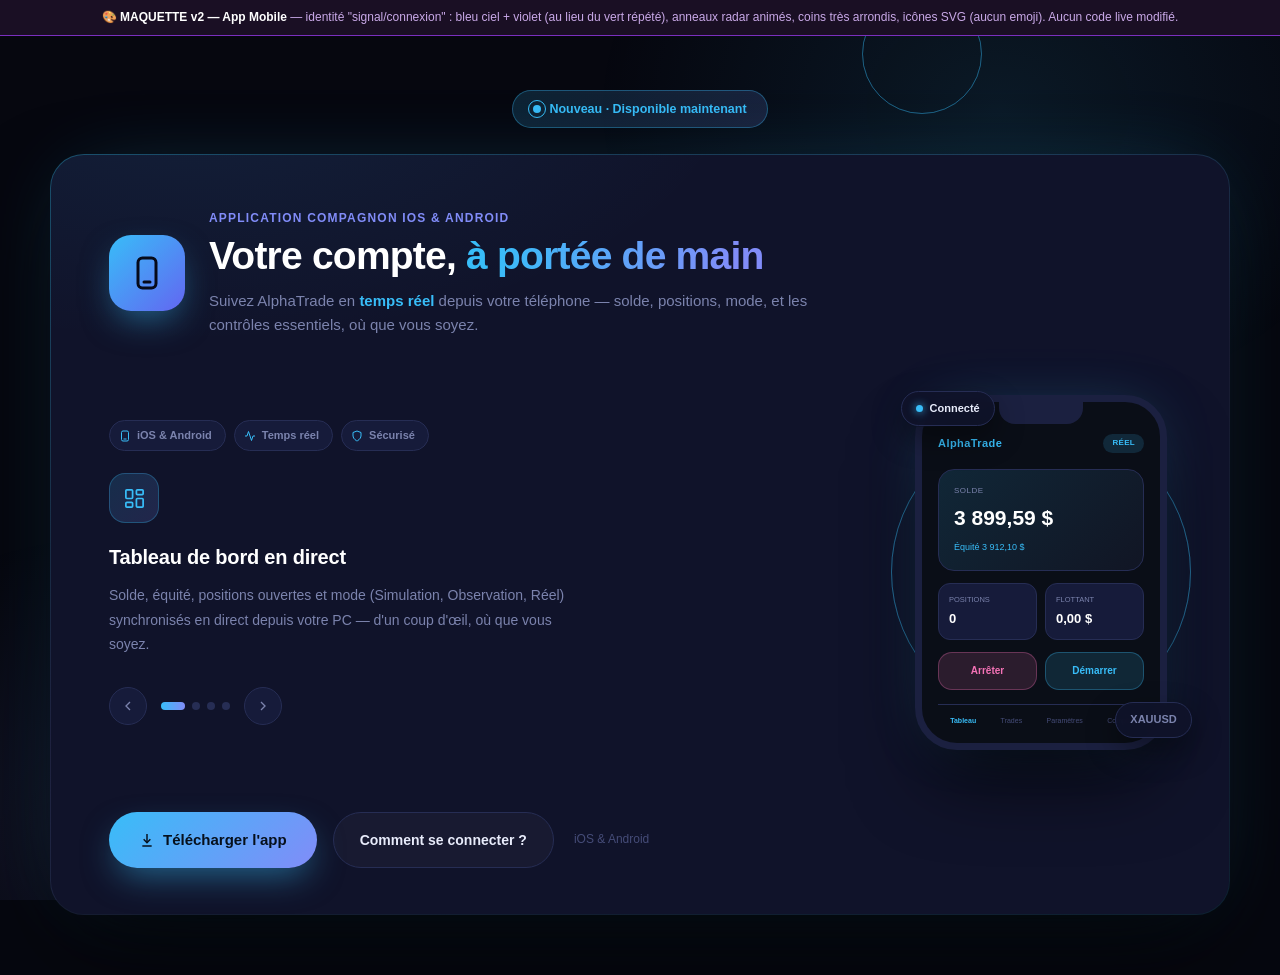
<file: Maquette_Promo_AppMobile.html>
<!DOCTYPE html>
<html lang="fr">
<head>
<meta charset="UTF-8">
<title>Maquette — Promo App Mobile v2</title>
<meta name="viewport" content="width=device-width, initial-scale=1.0">
<style>
  *, *::before, *::after { margin: 0; padding: 0; box-sizing: border-box; }
  :root {
    --bg:      #06070f;
    --card:    #10132a;
    --card2:   #161b3a;
    --border:  #262d54;
    --blue:    #38bdf8;
    --blue2:   #0ea5e9;
    --violet:  #818cf8;
    --violet2: #6366f1;
    --pink:    #f472b6;
    --text:    #e8ecfb;
    --muted:   #7b83ad;
    --muted2:  #454c78;
  }
  html { font-size: 16px; }
  body {
    background: var(--bg); color: var(--text); font-family: 'Segoe UI', Arial, sans-serif;
    line-height: 1.6; min-height: 100vh; display: flex; align-items: center; justify-content: center;
    padding: 60px 20px; overflow-x: hidden;
  }
  .flag {
    position: fixed; top: 0; left: 0; right: 0; z-index: 500; background: #1a0f24; border-bottom: 1px solid #7B2FBE;
    padding: 8px 20px; font-size: 12px; color: #c9a9e8; text-align: center;
  }
  .flag b { color: #fff; }
  svg { display: block; }

  /* ── Fond : anneaux radar concentriques (signal), pas de grille ─────── */
  .radar-wrap { position: fixed; inset: 0; z-index: 0; overflow: hidden; pointer-events: none; }
  .radar-ring {
    position: absolute; top: 6%; left: 72%; width: 120px; height: 120px; margin: -60px 0 0 -60px;
    border-radius: 50%; border: 1px solid rgba(56,189,248,.18);
    animation: ringExpand 6s ease-out infinite;
  }
  .radar-ring.r2 { animation-delay: -2s; }
  .radar-ring.r3 { animation-delay: -4s; }
  @keyframes ringExpand {
    0% { width: 40px; height: 40px; margin: -20px 0 0 -20px; opacity: .7; }
    100% { width: 520px; height: 520px; margin: -260px 0 0 -260px; opacity: 0; }
  }
  .bg-glow { position: fixed; inset: 0; z-index: 0; pointer-events: none;
    background: radial-gradient(650px 500px at 78% 12%, rgba(56,189,248,.10), transparent 62%),
                radial-gradient(600px 480px at 10% 92%, rgba(129,140,248,.10), transparent 62%);
  }

  main { position: relative; z-index: 1; width: 100%; max-width: 1180px; margin-top: 30px; }

  /* ── Badge : pilule douce, contraste avec le tag "terminal" de Stratégie Lab ── */
  .top-badge-wrap { display: flex; justify-content: center; margin-bottom: 26px; }
  .top-badge {
    display: inline-flex; align-items: center; gap: 8px; padding: 8px 20px; border-radius: 40px;
    background: linear-gradient(135deg, rgba(56,189,248,.16), rgba(129,140,248,.16));
    border: 1px solid rgba(56,189,248,.35); font-size: 12.5px; font-weight: 700;
    color: var(--blue);
  }
  .top-badge .pulse-dot { position: relative; width: 8px; height: 8px; border-radius: 50%; background: var(--blue); }
  .top-badge .pulse-dot::after { content: ''; position: absolute; inset: -5px; border-radius: 50%; border: 1.5px solid var(--blue); animation: pulseDot 1.8s ease-out infinite; }
  @keyframes pulseDot { 0% { transform: scale(.4); opacity: 1; } 100% { transform: scale(1.8); opacity: 0; } }

  /* ── Carte : coins très ronds, glow doux (oppose au cadre net de Stratégie Lab) ── */
  .promo-card {
    position: relative; border-radius: 34px; padding: 1px;
    background: linear-gradient(160deg, rgba(56,189,248,.4), rgba(129,140,248,.15), rgba(56,189,248,.15));
    box-shadow: 0 40px 100px -20px rgba(0,0,0,.8), 0 0 90px -30px rgba(56,189,248,.3);
  }
  .promo-card-inner {
    position: relative; border-radius: 33px; overflow: hidden;
    background: radial-gradient(1000px 480px at 12% -10%, rgba(56,189,248,.08), transparent 55%),
                var(--card);
    padding: 54px 58px 46px;
  }

  .promo-head { display: flex; align-items: center; gap: 24px; margin-bottom: 38px; position: relative; }
  .logo-mark {
    flex-shrink: 0; width: 76px; height: 76px; border-radius: 22px; display: flex; align-items: center; justify-content: center;
    background: linear-gradient(135deg, var(--blue), var(--violet2)); color: #060a1a;
    box-shadow: 0 14px 34px -8px rgba(56,189,248,.5);
  }
  .logo-mark svg { width: 36px; height: 36px; }

  .promo-eyebrow { font-size: 12px; color: var(--violet); letter-spacing: .1em; text-transform: uppercase; font-weight: 700; margin-bottom: 6px; }
  .promo-title { font-size: 39px; font-weight: 800; letter-spacing: -0.02em; line-height: 1.15; margin: 0 0 10px; color: #fff; }
  .promo-title .grad {
    background: linear-gradient(100deg, var(--blue) 10%, var(--violet) 90%);
    -webkit-background-clip: text; background-clip: text; color: transparent;
  }
  .promo-lead { font-size: 15px; color: var(--muted); max-width: 600px; }
  .promo-lead strong { color: var(--blue); font-weight: 700; }

  /* ── Corps ────────────────────────────────────────────────────────── */
  .promo-body { display: flex; gap: 46px; align-items: center; position: relative; }
  .promo-carousel { flex: 1 1 380px; min-width: 300px; }

  .feature-pill-row { display: flex; gap: 8px; margin-bottom: 22px; flex-wrap: wrap; }
  .feature-pill {
    display: inline-flex; align-items: center; gap: 6px;
    font-size: 11px; font-weight: 700; color: var(--muted); background: var(--card2);
    border: 1px solid var(--border); padding: 6px 13px 6px 9px; border-radius: 20px;
  }
  .feature-pill svg { width: 12px; height: 12px; color: var(--blue); }

  .slide { display: none; animation: slideIn .5s cubic-bezier(.16,1,.3,1); }
  .slide.active { display: block; }
  @keyframes slideIn { from { opacity: 0; transform: translateY(10px); } to { opacity: 1; transform: translateY(0); } }
  .slide-icon-wrap {
    width: 50px; height: 50px; border-radius: 16px; display: flex; align-items: center; justify-content: center;
    background: linear-gradient(135deg, rgba(56,189,248,.16), rgba(129,140,248,.16)); border: 1px solid rgba(56,189,248,.28);
    color: var(--blue); margin-bottom: 18px;
  }
  .slide-icon-wrap svg { width: 23px; height: 23px; }
  .slide h3 { font-size: 20px; color: #fff; margin: 0 0 10px; font-weight: 800; letter-spacing: -0.01em; }
  .slide p { color: var(--muted); font-size: 14px; line-height: 1.75; margin: 0; max-width: 460px; }

  .carousel-nav { display: flex; align-items: center; gap: 14px; margin-top: 30px; }
  .arrow {
    width: 38px; height: 38px; border-radius: 50%; background: var(--card2); border: 1px solid var(--border);
    color: var(--muted); display: flex; align-items: center; justify-content: center; cursor: pointer;
    transition: all .2s;
  }
  .arrow svg { width: 16px; height: 16px; }
  .arrow:hover { border-color: var(--blue); color: var(--blue); box-shadow: 0 0 16px rgba(56,189,248,.3); }
  .dots { display: flex; gap: 7px; }
  .dot-btn { width: 8px; height: 8px; border-radius: 50%; background: var(--border); cursor: pointer; transition: all .25s; }
  .dot-btn.active { width: 24px; border-radius: 5px; background: linear-gradient(90deg, var(--blue), var(--violet)); }

  /* ── Mockup téléphone : anneaux de connexion animés, pas d'étincelles ─── */
  .shot-stage { flex: 0 0 auto; min-width: 260px; position: relative; display: flex; justify-content: center; padding: 20px 0; }
  .connect-ring { position: absolute; top: 50%; left: 50%; border-radius: 50%; border: 1px solid rgba(56,189,248,.3); pointer-events: none; }
  .connect-ring.c1 { width: 300px; height: 300px; margin: -150px 0 0 -150px; animation: ringExpand2 3.6s ease-out infinite; }
  .connect-ring.c2 { width: 300px; height: 300px; margin: -150px 0 0 -150px; animation: ringExpand2 3.6s ease-out infinite; animation-delay: -1.8s; }
  @keyframes ringExpand2 { 0% { transform: scale(.55); opacity: .8; } 100% { transform: scale(1); opacity: 0; } }

  .phone-frame {
    position: relative; z-index: 1; width: 252px; border-radius: 42px; overflow: hidden; background: #0a0e17;
    border: 7px solid #1b2040;
    box-shadow: 0 40px 80px -18px rgba(0,0,0,.8), 0 0 60px -20px rgba(56,189,248,.35);
  }
  .phone-notch { position: absolute; top: 0; left: 50%; transform: translateX(-50%); width: 84px; height: 22px; background: #1b2040; border-radius: 0 0 16px 16px; z-index: 3; }

  .fake-ui { padding: 32px 16px 16px; }
  .fu-topbar { display: flex; justify-content: space-between; align-items: center; margin-bottom: 16px; }
  .fu-brand { font-size: 11px; font-weight: 800; color: var(--blue); letter-spacing: .04em; }
  .fu-mode { font-size: 8px; font-weight: 800; padding: 3px 9px; border-radius: 20px; background: rgba(56,189,248,.15); color: var(--blue); letter-spacing: .04em; }
  .fu-balance-card { background: linear-gradient(135deg, rgba(56,189,248,.14), rgba(129,140,248,.06)); border: 1px solid var(--border); border-radius: 16px; padding: 15px; margin-bottom: 12px; }
  .fu-balance-card .l { font-size: 8px; color: var(--muted); text-transform: uppercase; letter-spacing: .06em; }
  .fu-balance-card .n { font-size: 21px; font-weight: 800; color: #fff; margin: 3px 0 6px; }
  .fu-balance-card .sub { font-size: 9px; color: var(--blue); }
  .fu-row { display: grid; grid-template-columns: 1fr 1fr; gap: 8px; margin-bottom: 12px; }
  .fu-mini { background: var(--card2); border: 1px solid var(--border); border-radius: 12px; padding: 10px; }
  .fu-mini .l { font-size: 7.5px; color: var(--muted); text-transform: uppercase; }
  .fu-mini .n { font-size: 13px; font-weight: 800; color: #fff; margin-top: 3px; }
  .fu-btns { display: flex; gap: 8px; margin-bottom: 14px; }
  .fu-btn { flex: 1; text-align: center; padding: 10px; border-radius: 14px; font-size: 10px; font-weight: 800; }
  .fu-btn.stop { background: rgba(244,114,182,.14); color: var(--pink); border: 1px solid rgba(244,114,182,.3); }
  .fu-btn.start { background: rgba(56,189,248,.14); color: var(--blue); border: 1px solid rgba(56,189,248,.3); }
  .fu-tabbar { display: flex; justify-content: space-around; padding-top: 10px; border-top: 1px solid var(--border); }
  .fu-tab { font-size: 7px; color: var(--muted2); text-align: center; }
  .fu-tab.active { color: var(--blue); font-weight: 800; }

  .float-tag {
    position: absolute; z-index: 2; display: flex; align-items: center; gap: 7px; padding: 8px 14px;
    background: rgba(16,19,42,.92); backdrop-filter: blur(10px); border: 1px solid var(--border); border-radius: 30px;
    font-size: 11px; font-weight: 700; box-shadow: 0 12px 30px rgba(0,0,0,.4);
  }
  .float-tag .dot-live { width: 7px; height: 7px; border-radius: 50%; background: var(--blue); box-shadow: 0 0 8px var(--blue); animation: pulseDot2 1.4s ease-in-out infinite; }
  @keyframes pulseDot2 { 0%,100% { opacity: 1; } 50% { opacity: .35; } }
  .tag-live { top: 4%; left: -4%; }
  .tag-symbols { bottom: 8%; right: -8%; color: var(--muted); }

  /* ── CTA ──────────────────────────────────────────────────────────── */
  .promo-cta { display: flex; gap: 16px; margin-top: 42px; flex-wrap: wrap; align-items: center; position: relative; }
  .btn { font-family: inherit; cursor: pointer; border: none; text-decoration: none; display: inline-flex; align-items: center; gap: 8px; }
  .btn-hero {
    padding: 16px 30px; border-radius: 30px; font-weight: 800; font-size: 15px;
    color: #06101c; background: linear-gradient(135deg, var(--blue), var(--violet));
    box-shadow: 0 14px 34px -8px rgba(56,189,248,.5);
    transition: transform .15s, box-shadow .15s;
  }
  .btn-hero:hover { transform: translateY(-1px); box-shadow: 0 18px 40px -8px rgba(56,189,248,.65); }
  .btn-hero svg { width: 16px; height: 16px; }
  .btn-outline-ghost {
    padding: 16px 26px; border-radius: 30px; font-weight: 700; font-size: 14px; color: var(--text);
    background: rgba(255,255,255,.03); border: 1px solid var(--border); transition: all .2s;
  }
  .btn-outline-ghost:hover { border-color: var(--blue); color: var(--blue); background: rgba(56,189,248,.06); }
  .cta-meta { font-size: 12px; color: var(--muted2); margin-left: 4px; }

  @media (max-width: 880px) {
    .promo-card-inner { padding: 40px 26px 34px; }
    .promo-head { flex-direction: column; text-align: center; }
    .promo-lead { text-align: center; }
    .promo-body { flex-direction: column; }
    .promo-title { font-size: 29px; text-align: center; }
    .promo-cta { justify-content: center; }
    .float-tag { display: none; }
  }
</style>
</head>
<body>

<div class="flag">
  🎨 <b>MAQUETTE v2 — App Mobile</b> — identité "signal/connexion" : bleu ciel + violet (au lieu du vert répété), anneaux radar animés, coins très arrondis, icônes SVG (aucun emoji). Aucun code live modifié.
</div>

<div class="radar-wrap">
  <div class="radar-ring"></div>
  <div class="radar-ring r2"></div>
  <div class="radar-ring r3"></div>
</div>
<div class="bg-glow"></div>

<main>
  <div class="top-badge-wrap">
    <span class="top-badge"><span class="pulse-dot"></span> Nouveau · Disponible maintenant</span>
  </div>

  <div class="promo-card">
    <div class="promo-card-inner">

      <div class="promo-head">
        <div class="logo-mark">
          <svg viewBox="0 0 24 24" fill="none" stroke="currentColor" stroke-width="2" stroke-linecap="round" stroke-linejoin="round">
            <rect x="6" y="2" width="12" height="20" rx="3"/><path d="M10 18h4"/>
          </svg>
        </div>
        <div>
          <div class="promo-eyebrow">Application compagnon iOS &amp; Android</div>
          <h2 class="promo-title">Votre compte, <span class="grad">à portée de main</span></h2>
          <p class="promo-lead">Suivez AlphaTrade en <strong>temps réel</strong> depuis votre téléphone — solde, positions, mode, et les contrôles essentiels, où que vous soyez.</p>
        </div>
      </div>

      <div class="promo-body">
        <div class="promo-carousel">
          <div class="feature-pill-row">
            <span class="feature-pill">
              <svg viewBox="0 0 24 24" fill="none" stroke="currentColor" stroke-width="2"><rect x="5" y="2" width="14" height="20" rx="3"/><path d="M9 18h6"/></svg>
              iOS &amp; Android
            </span>
            <span class="feature-pill">
              <svg viewBox="0 0 24 24" fill="none" stroke="currentColor" stroke-width="2"><path d="M22 12h-4l-3 9L9 3l-3 9H2"/></svg>
              Temps réel
            </span>
            <span class="feature-pill">
              <svg viewBox="0 0 24 24" fill="none" stroke="currentColor" stroke-width="2"><path d="M12 22s8-4 8-10V5l-8-3-8 3v7c0 6 8 10 8 10Z"/></svg>
              Sécurisé
            </span>
          </div>

          <div class="slide active" data-slide="0">
            <div class="slide-icon-wrap">
              <svg viewBox="0 0 24 24" fill="none" stroke="currentColor" stroke-width="1.8"><rect x="3" y="3" width="7" height="9" rx="1"/><rect x="14" y="3" width="7" height="5" rx="1"/><rect x="14" y="12" width="7" height="9" rx="1"/><rect x="3" y="16" width="7" height="5" rx="1"/></svg>
            </div>
            <h3>Tableau de bord en direct</h3>
            <p>Solde, équité, positions ouvertes et mode (Simulation, Observation, Réel) synchronisés en direct depuis votre PC — d'un coup d'œil, où que vous soyez.</p>
          </div>
          <div class="slide" data-slide="1">
            <div class="slide-icon-wrap">
              <svg viewBox="0 0 24 24" fill="none" stroke="currentColor" stroke-width="1.8"><circle cx="12" cy="12" r="9"/><path d="M10 8.5v7l6-3.5-6-3.5Z" fill="currentColor" stroke="none"/></svg>
            </div>
            <h3>Démarrer / Arrêter à distance</h3>
            <p>Contrôlez le moteur depuis votre téléphone, avec une confirmation avant chaque action — jamais d'exécution accidentelle.</p>
          </div>
          <div class="slide" data-slide="2">
            <div class="slide-icon-wrap">
              <svg viewBox="0 0 24 24" fill="none" stroke="currentColor" stroke-width="1.8"><path d="M4 4h16v4H4zM4 12h10v4H4zM4 20h13"/></svg>
            </div>
            <h3>Trades &amp; historique</h3>
            <p>Consultez vos positions ouvertes et vos dernières clôtures, avec le détail de chaque trade — sans avoir besoin d'être devant votre PC.</p>
          </div>
          <div class="slide" data-slide="3">
            <div class="slide-icon-wrap">
              <svg viewBox="0 0 24 24" fill="none" stroke="currentColor" stroke-width="1.8"><path d="M12 22s8-4 8-10V5l-8-3-8 3v7c0 6 8 10 8 10Z"/><path d="m9 12 2 2 4-4"/></svg>
            </div>
            <h3>La sécurité d'abord</h3>
            <p>Le passage en mode Réel reste une action strictement locale sur le PC — jamais déclenchable à distance depuis le téléphone.</p>
          </div>

          <div class="carousel-nav">
            <button class="arrow" onclick="promoPrev()" aria-label="Précédent"><svg viewBox="0 0 24 24" fill="none" stroke="currentColor" stroke-width="2"><path d="m15 18-6-6 6-6"/></svg></button>
            <div class="dots" id="promoDots"></div>
            <button class="arrow" onclick="promoNext()" aria-label="Suivant"><svg viewBox="0 0 24 24" fill="none" stroke="currentColor" stroke-width="2"><path d="m9 18 6-6-6-6"/></svg></button>
          </div>
        </div>

        <div class="shot-stage" id="shotStage">
          <div class="connect-ring c1"></div>
          <div class="connect-ring c2"></div>
          <div class="float-tag tag-live"><span class="dot-live"></span> Connecté</div>
          <div class="float-tag tag-symbols">XAUUSD</div>
          <div class="phone-frame">
            <div class="phone-notch"></div>
            <div class="fake-ui">
              <div class="fu-topbar">
                <span class="fu-brand">AlphaTrade</span>
                <span class="fu-mode">RÉEL</span>
              </div>
              <div class="fu-balance-card">
                <div class="l">Solde</div>
                <div class="n">3 899,59 $</div>
                <div class="sub">Équité 3 912,10 $</div>
              </div>
              <div class="fu-row">
                <div class="fu-mini"><div class="l">Positions</div><div class="n">0</div></div>
                <div class="fu-mini"><div class="l">Flottant</div><div class="n">0,00 $</div></div>
              </div>
              <div class="fu-btns">
                <div class="fu-btn stop">Arrêter</div>
                <div class="fu-btn start">Démarrer</div>
              </div>
              <div class="fu-tabbar">
                <div class="fu-tab active">Tableau</div>
                <div class="fu-tab">Trades</div>
                <div class="fu-tab">Paramètres</div>
                <div class="fu-tab">Compte</div>
              </div>
            </div>
          </div>
        </div>
      </div>

      <div class="promo-cta">
        <a href="#" class="btn btn-hero">
          <svg viewBox="0 0 24 24" fill="none" stroke="currentColor" stroke-width="2.2"><path d="M12 3v13"/><path d="m7 11 5 5 5-5"/><path d="M5 21h14"/></svg>
          Télécharger l'app
        </a>
        <a href="#" class="btn btn-outline-ghost">Comment se connecter ?</a>
        <span class="cta-meta">iOS &amp; Android</span>
      </div>
    </div>
  </div>
</main>

<script>
  let idx = 0;
  const slides = document.querySelectorAll('.slide');
  const dotsEl = document.getElementById('promoDots');
  dotsEl.innerHTML = Array.from(slides).map((_,i) => `<div class="dot-btn ${i===0?'active':''}" onclick="promoGo(${i})"></div>`).join('');
  const dots = document.querySelectorAll('.dot-btn');
  function render() {
    slides.forEach((s,i) => s.classList.toggle('active', i===idx));
    dots.forEach((d,i) => d.classList.toggle('active', i===idx));
  }
  function promoNext() { idx = (idx+1) % slides.length; render(); }
  function promoPrev() { idx = (idx-1+slides.length) % slides.length; render(); }
  function promoGo(i) { idx = i; render(); }
  setInterval(promoNext, 4800);
</script>
</body>
</html>
</file>
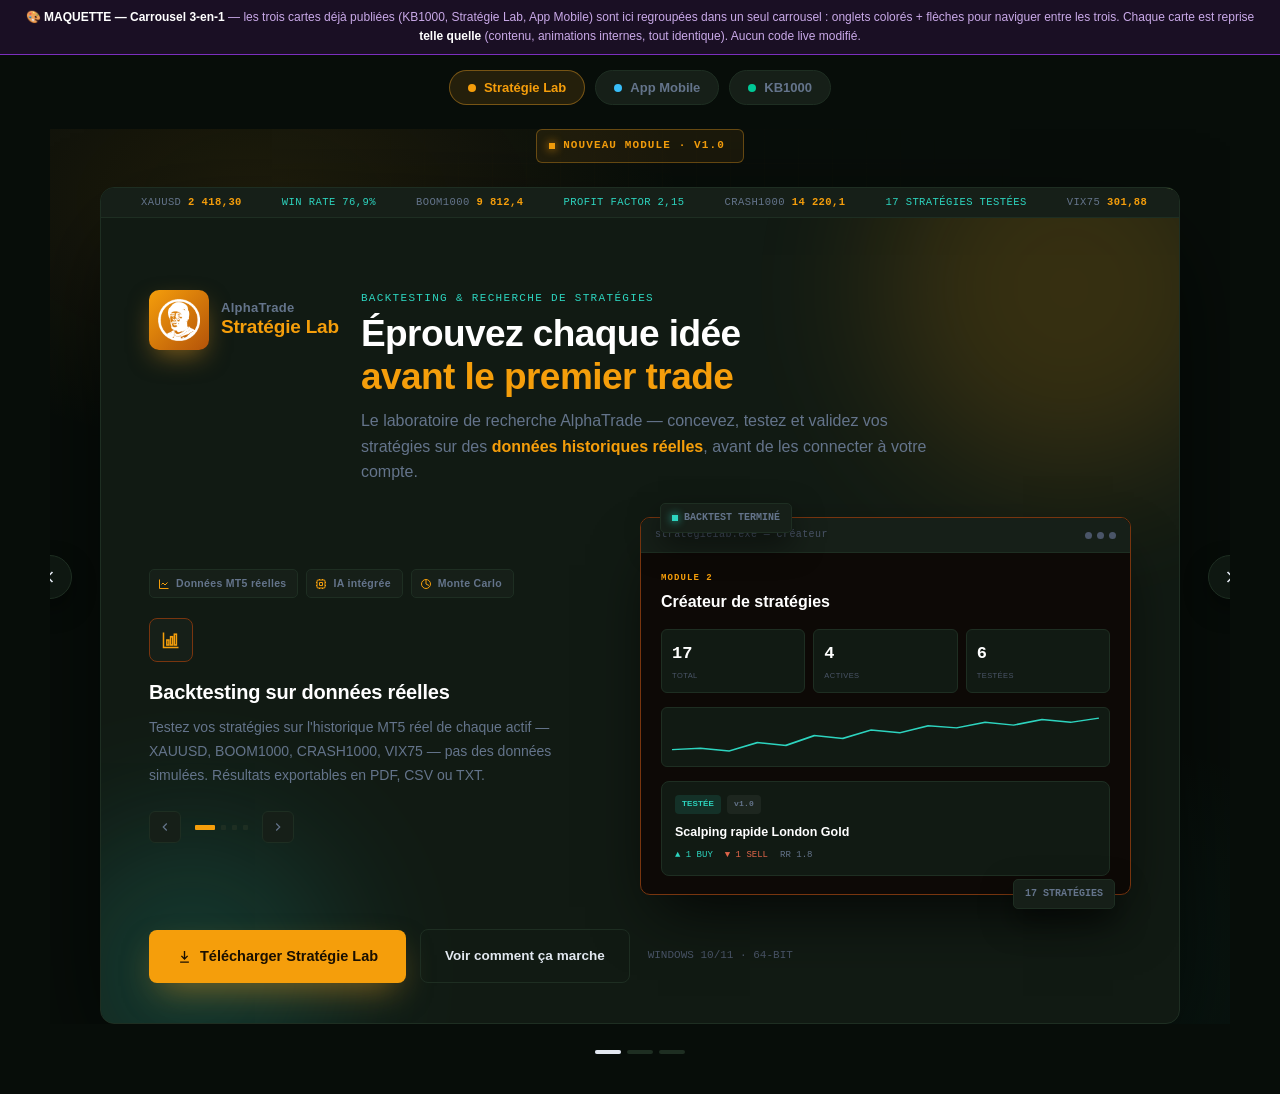
<file: Maquette_Promo_Carousel3en1.html>
<!DOCTYPE html>
<html lang="fr">
<head>
<meta charset="UTF-8">
<title>Maquette — Carrousel 3-en-1 (KB1000 / Stratégie Lab / App Mobile)</title>
<meta name="viewport" content="width=device-width, initial-scale=1.0">
<style>
*, *::before, *::after { margin: 0; padding: 0; box-sizing: border-box; }
:root {
  --bg:      #070d09;
  --card:    #111a13;
  --card2:   #161f18;
  --border:  #1e2e22;
  --green:   #00C896;
  --green2:  #00a87d;
  --purple:  #7B2FBE;
  --purple2: #9B4FDE;
  --gold:    #D4AF37;
  --orange:  #F59E0B;
  --text:    #e2e8f0;
  --muted:   #64748b;
  --muted2:  #4a5568;
}
html { font-size: 16px; }
body { background: var(--bg); color: var(--text); font-family: 'Segoe UI', Arial, sans-serif; line-height: 1.6; padding: 70px 20px 40px; }
a { color: inherit; text-decoration: none; }
svg { display: block; }

.flag {
  position: fixed; top: 0; left: 0; right: 0; z-index: 500; background: #1a0f24; border-bottom: 1px solid var(--purple);
  padding: 8px 20px; font-size: 12px; color: #c9a9e8; text-align: center;
}
.flag b { color: #fff; }

/* ═══════════════════════════ Meta-carrousel (nouveau) ═══════════════════ */
.meta-wrap { max-width: 1180px; margin: 0 auto; position: relative; }
.meta-tabs { display: flex; justify-content: center; gap: 10px; margin-bottom: 24px; flex-wrap: wrap; }
.meta-tab {
  display: inline-flex; align-items: center; gap: 8px; padding: 9px 18px; border-radius: 30px;
  background: var(--card2); border: 1px solid var(--border); color: var(--muted);
  font-size: 13px; font-weight: 700; cursor: pointer; transition: all .2s;
}
.meta-tab .swatch { width: 8px; height: 8px; border-radius: 50%; flex-shrink: 0; }
.meta-tab[data-c="kb1000"] .swatch { background: var(--green); }
.meta-tab[data-c="stratlab"] .swatch { background: var(--orange); }
.meta-tab[data-c="mobile"] .swatch { background: #38bdf8; }
.meta-tab:hover { color: var(--text); border-color: var(--muted2); }
.meta-tab.active[data-c="kb1000"] { background: rgba(0,200,150,.12); border-color: rgba(0,200,150,.4); color: var(--green); }
.meta-tab.active[data-c="stratlab"] { background: rgba(245,165,36,.12); border-color: rgba(245,165,36,.4); color: var(--orange); }
.meta-tab.active[data-c="mobile"] { background: rgba(56,189,248,.12); border-color: rgba(56,189,248,.4); color: #38bdf8; }

.meta-viewport { position: relative; overflow: hidden; }
.meta-slide-outer { display: none; }
.meta-slide-outer.active { display: block; }
.meta-slide-outer.active.dir-right { animation: metaSlideInRight .45s cubic-bezier(.16,1,.3,1); }
.meta-slide-outer.active.dir-left { animation: metaSlideInLeft .45s cubic-bezier(.16,1,.3,1); }
/* "dir-right" = on avance (next) -> le nouveau contenu vient de la droite et glisse vers la gauche.
   "dir-left" = on recule (prev) -> le nouveau contenu vient de la gauche et glisse vers la droite.
   Horizontal dans les deux cas, jamais vertical -- demande de Louis le 24/07/2026. */
@keyframes metaSlideInRight { from { opacity: 0; transform: translateX(46px); } to { opacity: 1; transform: translateX(0); } }
@keyframes metaSlideInLeft { from { opacity: 0; transform: translateX(-46px); } to { opacity: 1; transform: translateX(0); } }

.meta-side-arrow {
  position: absolute; top: 50%; transform: translateY(-50%); z-index: 10;
  width: 44px; height: 44px; border-radius: 50%; background: rgba(17,26,19,.85); backdrop-filter: blur(8px);
  border: 1px solid var(--border); color: var(--text); display: flex; align-items: center; justify-content: center;
  cursor: pointer; transition: all .2s; box-shadow: 0 10px 24px rgba(0,0,0,.4);
}
.meta-side-arrow:hover { border-color: var(--text); transform: translateY(-50%) scale(1.06); }
.meta-side-arrow.left { left: -22px; }
.meta-side-arrow.right { right: -22px; }
.meta-side-arrow svg { width: 20px; height: 20px; }

.meta-progress { display: flex; justify-content: center; gap: 6px; margin-top: 26px; }
.meta-dot { width: 26px; height: 4px; border-radius: 3px; background: var(--border); cursor: pointer; transition: all .25s; overflow: hidden; position: relative; }
.meta-dot.active { background: var(--muted2); }
.meta-dot.active .fill { position: absolute; inset: 0; background: var(--text); animation: metaProgress 8s linear forwards; }
@keyframes metaProgress { from { width: 0%; } to { width: 100%; } }

@media (max-width: 900px) {
  .meta-side-arrow { display: none; }
}

/* ═══════════════════════════ KB1000 (identique au site) ═════════════════ */
#kb1000-promo { position: relative; overflow: hidden; }
.aurora { position: absolute; inset: 0; z-index: 0; overflow: hidden; pointer-events: none; }
.blob { position: absolute; border-radius: 50%; filter: blur(80px); opacity: .3; animation: kb1000Drift 26s ease-in-out infinite; }
.blob-1 { width: 480px; height: 480px; background: var(--green); top: -160px; left: -100px; }
.blob-2 { width: 420px; height: 420px; background: var(--purple); bottom: -150px; right: -90px; animation-duration: 30s; animation-delay: -6s; }
.blob-3 { width: 300px; height: 300px; background: var(--gold); top: 35%; left: 55%; opacity: .1; animation-duration: 34s; animation-delay: -14s; }
@keyframes kb1000Drift { 0%, 100% { transform: translate(0,0) scale(1); } 33% { transform: translate(40px,-30px) scale(1.08); } 66% { transform: translate(-30px,25px) scale(0.95); } }
.top-badge-wrap { display: flex; justify-content: center; margin-bottom: 24px; position: relative; z-index: 1; }
.top-badge { display: inline-flex; align-items: center; gap: 8px; padding: 7px 18px 7px 12px; border-radius: 30px; background: linear-gradient(135deg, rgba(0,200,150,.16), rgba(123,47,190,.16)); border: 1px solid rgba(0,200,150,.4); font-size: 12px; font-weight: 800; letter-spacing: .08em; color: var(--green); text-transform: uppercase; box-shadow: 0 0 24px rgba(0,200,150,.25); animation: kb1000BadgePulse 2.6s ease-in-out infinite; }
.top-badge .dot { width: 7px; height: 7px; border-radius: 50%; background: var(--green); box-shadow: 0 0 10px var(--green); animation: kb1000DotPulse 1.4s ease-in-out infinite; }
@keyframes kb1000BadgePulse { 0%,100% { box-shadow: 0 0 18px rgba(0,200,150,.2); } 50% { box-shadow: 0 0 32px rgba(0,200,150,.4); } }
@keyframes kb1000DotPulse { 0%,100% { opacity: 1; transform: scale(1); } 50% { opacity: .4; transform: scale(.7); } }
.promo-card { position: relative; z-index: 1; max-width: 1080px; margin: 0 auto; border-radius: 22px; padding: 2px; background: linear-gradient(120deg, rgba(0,200,150,.55), rgba(123,47,190,.4), rgba(0,200,150,.55)); background-size: 200% 200%; animation: kb1000BorderFlow 8s linear infinite; box-shadow: 0 40px 90px -24px rgba(0,0,0,.7), 0 0 70px -20px rgba(0,200,150,.2); }
@keyframes kb1000BorderFlow { 0% { background-position: 0% 50%; } 100% { background-position: 200% 50%; } }
.promo-card-inner { position: relative; border-radius: 20px; overflow: hidden; text-align: left; background: radial-gradient(1200px 500px at 15% -10%, rgba(0,200,150,.10), transparent 55%), radial-gradient(900px 500px at 100% 110%, rgba(123,47,190,.12), transparent 55%), var(--card); padding: 48px 48px 40px; }
/* Fond en fondu (blobs flous, opacite reduite, derive lente) A L'INTERIEUR de
   la carte -- l'aurora existante (.aurora) est a l'exterieur de .promo-card
   et ne casse pas l'aplat de couleur du contenu lui-meme. Demande de Louis
   le 24/07/2026. */
.promo-inner-aurora { position: absolute; inset: 0; z-index: 0; overflow: hidden; pointer-events: none; }
.promo-inner-blob { position: absolute; border-radius: 50%; filter: blur(70px); opacity: .14; animation: promoInnerDrift 25s ease-in-out infinite; }
.promo-inner-blob-1 { width: 360px; height: 360px; background: var(--green); top: -110px; right: -70px; }
.promo-inner-blob-2 { width: 300px; height: 300px; background: var(--purple); bottom: -100px; left: -60px; animation-duration: 29s; animation-delay: -7s; }
@keyframes promoInnerDrift { 0%,100% { transform: translate(0,0) scale(1); } 50% { transform: translate(-22px,20px) scale(1.08); } }
.promo-noise { position: absolute; inset: 0; opacity: .025; pointer-events: none; background-image: url("data:image/svg+xml,%3Csvg xmlns='http://www.w3.org/2000/svg' width='120' height='120'%3E%3Cfilter id='n'%3E%3CfeTurbulence type='fractalNoise' baseFrequency='0.9' numOctaves='2' stitchTiles='stitch'/%3E%3C/filter%3E%3Crect width='100%25' height='100%25' filter='url(%23n)'/%3E%3C/svg%3E"); }
.kb1000-promo-head { display: flex; align-items: center; gap: 24px; margin-bottom: 32px; position: relative; }
.logo-halo { position: relative; flex-shrink: 0; width: 76px; height: 76px; display: flex; align-items: center; justify-content: center; }
.logo-halo::before { content: ''; position: absolute; inset: -12px; border-radius: 50%; background: radial-gradient(circle, rgba(0,200,150,.5), transparent 70%); filter: blur(12px); animation: kb1000HaloPulse 3s ease-in-out infinite; }
@keyframes kb1000HaloPulse { 0%,100% { opacity: .55; transform: scale(1); } 50% { opacity: 1; transform: scale(1.15); } }
.logo-halo img { position: relative; width: 100%; height: 100%; object-fit: contain; animation: kb1000Floaty 4s ease-in-out infinite; filter: drop-shadow(0 6px 18px rgba(0,0,0,.5)); }
@keyframes kb1000Floaty { 0%,100% { transform: translateY(0); } 50% { transform: translateY(-7px); } }
.promo-title { font-size: 38px; font-weight: 900; letter-spacing: -0.02em; line-height: 1.1; margin: 0 0 8px; color: #fff; }
.promo-grad { background: linear-gradient(100deg, #fff 10%, var(--green) 55%, var(--green2) 90%); -webkit-background-clip: text; background-clip: text; color: transparent; }
.kb1000-promo-body { display: flex; gap: 36px; align-items: center; flex-wrap: wrap; position: relative; }
.feature-pill-row { display: flex; gap: 8px; margin-bottom: 18px; flex-wrap: wrap; }
.feature-pill { font-size: 11px; font-weight: 700; letter-spacing: .03em; color: var(--muted); background: var(--card2); border: 1px solid var(--border); padding: 5px 12px; border-radius: 20px; }
.kb1000-carousel { position: relative; flex: 1 1 380px; min-width: 300px; }
.kb1000-slide { display: none; animation: kb1000Fade .4s ease; }
.kb1000-slide.active { display: block; }
@keyframes kb1000Fade { from { opacity: 0; transform: translateY(6px); } to { opacity: 1; transform: translateY(0); } }
.slide-icon-wrap { width: 48px; height: 48px; border-radius: 13px; display: flex; align-items: center; justify-content: center; background: linear-gradient(135deg, rgba(0,200,150,.18), rgba(123,47,190,.18)); border: 1px solid rgba(0,200,150,.3); font-size: 22px; margin-bottom: 16px; box-shadow: 0 0 24px rgba(0,200,150,.15); }
.slide-icon-wrap img { width: 28px; height: 28px; object-fit: contain; border-radius: 6px; }
.kb1000-slide h3 { font-size: 21px; color: #fff; margin: 0 0 10px; font-weight: 800; }
.kb1000-slide p { color: var(--muted); font-size: 14.5px; line-height: 1.7; margin: 0; }
.kb1000-nav { display: flex; align-items: center; gap: 18px; margin-top: 26px; position: relative; }
.kb1000-arrow { background: var(--card2); border: 1px solid var(--border); color: var(--text); width: 34px; height: 34px; border-radius: 50%; cursor: pointer; font-size: 16px; display: flex; align-items: center; justify-content: center; transition: all .2s; }
.kb1000-arrow:hover { border-color: var(--green); color: var(--green); box-shadow: 0 0 16px rgba(0,200,150,.3); }
.kb1000-dots { display: flex; gap: 8px; }
.kb1000-dot { width: 8px; height: 8px; border-radius: 50%; background: var(--border); cursor: pointer; transition: all .25s; }
.kb1000-dot.active { width: 24px; border-radius: 5px; background: linear-gradient(90deg, var(--green), var(--green2)); box-shadow: 0 0 10px rgba(0,200,150,.5); }
.shot-stage { flex: 1 1 420px; min-width: 300px; perspective: 1400px; position: relative; }
.shot-glow { position: absolute; inset: -28px; background: radial-gradient(circle at 40% 30%, rgba(0,200,150,.28), transparent 65%); filter: blur(28px); z-index: 0; }
.browser-frame { position: relative; z-index: 1; border-radius: 14px; overflow: hidden; background: #0c1410; border: 1px solid rgba(0,200,150,.25); box-shadow: 0 36px 64px -18px rgba(0,0,0,.75), 0 0 0 1px rgba(255,255,255,.02) inset; transform: rotateY(-9deg) rotateX(5deg); transform-style: preserve-3d; transition: transform .35s cubic-bezier(.16,1,.3,1); }
.browser-bar { display: flex; align-items: center; gap: 6px; padding: 10px 14px; background: #0a100c; border-bottom: 1px solid rgba(255,255,255,.05); }
.browser-bar span { width: 9px; height: 9px; border-radius: 50%; display: block; }
.browser-bar span:nth-child(1) { background: #ff5f57; } .browser-bar span:nth-child(2) { background: #febc2e; } .browser-bar span:nth-child(3) { background: #28c840; }
.browser-frame img { display: block; width: 100%; height: auto; }
.float-chip { position: absolute; z-index: 2; display: flex; align-items: center; gap: 7px; padding: 8px 14px; background: rgba(17,26,19,.9); backdrop-filter: blur(10px); border: 1px solid var(--border); border-radius: 12px; font-size: 11.5px; font-weight: 700; box-shadow: 0 12px 30px rgba(0,0,0,.4); animation: kb1000ChipFloat 5s ease-in-out infinite; }
.float-chip .dot-live { width: 7px; height: 7px; border-radius: 50%; background: var(--green); box-shadow: 0 0 8px var(--green); animation: kb1000DotPulse 1.2s ease-in-out infinite; }
.chip-live { top: -14px; left: 20px; } .chip-symbols { bottom: -12px; right: 8px; color: var(--muted); animation-delay: -2.4s; }
@keyframes kb1000ChipFloat { 0%,100% { transform: translateY(0); } 50% { transform: translateY(-9px); } }
.sparkle { position: absolute; z-index: 2; color: var(--green); opacity: .8; animation: kb1000Twinkle 2.4s ease-in-out infinite; pointer-events: none; }
@keyframes kb1000Twinkle { 0%,100% { opacity: .15; transform: scale(.7) rotate(0deg); } 50% { opacity: .95; transform: scale(1.1) rotate(20deg); } }
.kb1000-cta { margin-top: 32px; position: relative; display: flex; gap: 14px; flex-wrap: wrap; align-items: center; }
.btn-hero { position: relative; overflow: hidden; padding: 15px 28px; border-radius: 12px; font-weight: 800; font-size: 15px; color: #05130d; background: linear-gradient(135deg, var(--green), var(--green2)); animation: kb1000CtaGlow 2.4s ease-in-out infinite; display: inline-flex; align-items: center; }
@keyframes kb1000CtaGlow { 0%,100% { box-shadow: 0 0 0 0 rgba(0,200,150,.45), 0 14px 34px -8px rgba(0,200,150,.5); } 50% { box-shadow: 0 0 0 10px rgba(0,200,150,0), 0 14px 34px -8px rgba(0,200,150,.7); } }
.btn-hero::before { content: ''; position: absolute; top: 0; left: -60%; width: 40%; height: 100%; background: linear-gradient(120deg, transparent, rgba(255,255,255,.55), transparent); transform: skewX(-20deg); animation: kb1000Shine 3.2s ease-in-out infinite; }
@keyframes kb1000Shine { 0% { left: -60%; } 45%,100% { left: 130%; } }
.btn-outline-ghost { padding: 15px 24px; border-radius: 12px; font-weight: 700; font-size: 14px; color: var(--text); background: rgba(255,255,255,.03); border: 1px solid var(--border); transition: all .2s; }
.btn-outline-ghost:hover { border-color: var(--green); color: var(--green); background: rgba(0,200,150,.06); }
.cta-meta { font-size: 12px; color: var(--muted2); margin-left: 4px; }

/* ═══════════════════════════ Stratégie Lab (identique au site) ══════════ */
#stratlab-promo { position: relative; overflow: hidden; }
.stratlab-grid-overlay { position: absolute; inset: 0; z-index: 0; pointer-events: none; opacity: .5; background-image: linear-gradient(rgba(245,165,36,.05) 1px, transparent 1px), linear-gradient(90deg, rgba(245,165,36,.05) 1px, transparent 1px); background-size: 34px 34px; mask-image: radial-gradient(ellipse 65% 55% at 50% 35%, #000 30%, transparent 78%); }
.stratlab-glow { position: absolute; inset: 0; z-index: 0; pointer-events: none; background: radial-gradient(700px 420px at 18% 8%, rgba(245,165,36,.10), transparent 60%), radial-gradient(600px 420px at 85% 95%, rgba(45,212,191,.06), transparent 60%); }
.stratlab-badge-wrap { display: flex; justify-content: center; margin-bottom: 24px; position: relative; z-index: 1; }
.stratlab-badge { display: inline-flex; align-items: center; gap: 8px; padding: 7px 18px 7px 12px; border-radius: 6px; background: rgba(245,165,36,.08); border: 1px solid rgba(245,165,36,.35); font-size: 11px; font-weight: 800; letter-spacing: .1em; color: var(--orange); text-transform: uppercase; font-family: 'Consolas', 'SFMono-Regular', monospace; }
.stratlab-badge .dot { width: 6px; height: 6px; background: var(--orange); box-shadow: 0 0 10px var(--orange); animation: stratlabDotPulse 1.4s ease-in-out infinite; }
@keyframes stratlabDotPulse { 0%,100% { opacity: 1; } 50% { opacity: .3; } }
.stratlab-card { position: relative; z-index: 1; max-width: 1080px; margin: 0 auto; border-radius: 14px; background: var(--card); border: 1px solid var(--border); box-shadow: 0 40px 100px -20px rgba(0,0,0,.85); overflow: hidden; }
.stratlab-card::before { content: ''; position: absolute; top: 0; left: 0; right: 0; height: 2px; background: linear-gradient(90deg, transparent, var(--orange), #2dd4bf, transparent); background-size: 200% 100%; animation: stratlabScanline 5s linear infinite; }
/* Fond en fondu (blobs flous, opacite reduite, derive lente) -- casse l'aplat
   de couleur derriere le contenu, demande de Louis le 24/07/2026. */
.stratlab-aurora { position: absolute; inset: 0; z-index: 0; overflow: hidden; pointer-events: none; }
.stratlab-blob { position: absolute; border-radius: 50%; filter: blur(70px); opacity: .16; animation: stratlabDrift 24s ease-in-out infinite; }
.stratlab-blob-1 { width: 380px; height: 380px; background: var(--orange); top: -120px; right: -80px; }
.stratlab-blob-2 { width: 300px; height: 300px; background: #2dd4bf; bottom: -100px; left: -60px; animation-duration: 28s; animation-delay: -8s; }
@keyframes stratlabDrift { 0%,100% { transform: translate(0,0) scale(1); } 50% { transform: translate(26px,-20px) scale(1.08); } }
@keyframes stratlabScanline { 0% { background-position: 200% 0; } 100% { background-position: -200% 0; } }
.stratlab-card-inner { position: relative; z-index: 1; padding: 48px 48px 40px; text-align: left; }
.stratlab-ticker { position: relative; z-index: 1; height: 30px; overflow: hidden; background: var(--card2); border-bottom: 1px solid var(--border); display: flex; align-items: center; }
.stratlab-ticker-track { display: flex; gap: 40px; white-space: nowrap; animation: stratlabTickerScroll 26s linear infinite; padding-left: 40px; }
.stratlab-ticker-item { font-family: 'Consolas', monospace; font-size: 10.5px; color: var(--muted); letter-spacing: .04em; }
.stratlab-ticker-item b { color: var(--orange); } .stratlab-ticker-item.up { color: #2dd4bf; }
@keyframes stratlabTickerScroll { from { transform: translateX(0); } to { transform: translateX(-50%); } }
.stratlab-promo-head { display: flex; align-items: flex-start; gap: 22px; margin: 24px 0 32px; position: relative; }
.stratlab-brand { display: flex; align-items: center; gap: 12px; flex-shrink: 0; }
.stratlab-logo-mark { width: 60px; height: 60px; border-radius: 10px; display: flex; align-items: center; justify-content: center; background: linear-gradient(135deg, var(--orange), #b45309); color: #1a0f00; box-shadow: 0 10px 26px -6px rgba(245,165,36,.5); flex-shrink: 0; overflow: hidden; padding: 9px; }
.stratlab-logo-mark svg { width: 28px; height: 28px; } .stratlab-logo-mark img { width: 100%; height: 100%; object-fit: contain; }
.stratlab-wordmark { display: flex; flex-direction: column; line-height: 1.15; }
.stratlab-wordmark .w1 { font-size: 13px; font-weight: 700; color: var(--muted); letter-spacing: .02em; }
.stratlab-wordmark .w2 { font-size: 19px; font-weight: 900; color: var(--orange); letter-spacing: -0.01em; }
.stratlab-eyebrow { font-family: 'Consolas', monospace; font-size: 11px; color: #2dd4bf; letter-spacing: .12em; text-transform: uppercase; margin-bottom: 6px; }
.stratlab-title { font-size: 37px; font-weight: 800; letter-spacing: -0.015em; line-height: 1.15; margin: 0 0 10px; color: #fff; }
.stratlab-title em { font-style: normal; color: var(--orange); }
.stratlab-lead { font-size: 16px; color: var(--muted); max-width: 600px; margin: 0; text-align: left; }
.stratlab-lead strong { color: var(--orange); font-weight: 700; }
.stratlab-body { display: flex; gap: 40px; align-items: center; flex-wrap: wrap; position: relative; }
.stratlab-carousel { flex: 1 1 380px; min-width: 300px; }
.stratlab-pill-row { display: flex; gap: 8px; margin-bottom: 20px; flex-wrap: wrap; }
.stratlab-pill { display: inline-flex; align-items: center; gap: 6px; font-size: 10.5px; font-weight: 700; letter-spacing: .03em; color: var(--muted); background: var(--card2); border: 1px solid var(--border); padding: 5px 11px 5px 8px; border-radius: 5px; }
.stratlab-pill svg { width: 12px; height: 12px; color: var(--orange); }
.stratlab-slide { display: none; animation: stratlabSlideIn .45s cubic-bezier(.16,1,.3,1); }
.stratlab-slide.active { display: block; }
@keyframes stratlabSlideIn { from { opacity: 0; transform: translateY(8px); } to { opacity: 1; transform: translateY(0); } }
.stratlab-slide-icon { width: 44px; height: 44px; border-radius: 8px; display: flex; align-items: center; justify-content: center; background: var(--card2); border: 1px solid #78350f; color: var(--orange); margin-bottom: 14px; }
.stratlab-slide-icon svg { width: 20px; height: 20px; }
.stratlab-slide h3 { font-size: 20px; color: #fff; margin: 0 0 8px; font-weight: 800; letter-spacing: -0.01em; }
.stratlab-slide p { color: var(--muted); font-size: 14px; line-height: 1.7; margin: 0; max-width: 460px; }
.stratlab-nav { display: flex; align-items: center; gap: 14px; margin-top: 24px; }
.stratlab-arrow { width: 32px; height: 32px; border-radius: 6px; background: var(--card2); border: 1px solid var(--border); color: var(--muted); display: flex; align-items: center; justify-content: center; cursor: pointer; transition: all .2s; }
.stratlab-arrow svg { width: 14px; height: 14px; } .stratlab-arrow:hover { border-color: var(--orange); color: var(--orange); }
.stratlab-dots { display: flex; gap: 6px; }
.stratlab-dot { width: 5px; height: 5px; border-radius: 1px; background: var(--border); cursor: pointer; transition: all .25s; }
.stratlab-dot.active { width: 20px; background: var(--orange); }
.stratlab-shot-stage { flex: 1 1 420px; min-width: 300px; position: relative; }
.stratlab-term { position: relative; z-index: 1; border-radius: 10px; overflow: hidden; background: #0d0906; border: 1px solid #78350f; box-shadow: 0 30px 60px -18px rgba(0,0,0,.8); }
.stratlab-term-bar { display: flex; align-items: center; justify-content: space-between; padding: 9px 14px; background: var(--card2); border-bottom: 1px solid var(--border); font-family: 'Consolas', monospace; font-size: 10px; color: var(--muted2); letter-spacing: .04em; }
.stratlab-term-bar .lights { display: flex; gap: 5px; } .stratlab-term-bar .lights span { width: 7px; height: 7px; border-radius: 50%; background: var(--muted2); }
.stratlab-fake-ui { padding: 18px 20px; }
.stratlab-fu-eyebrow { font-family: 'Consolas', monospace; font-size: 9px; letter-spacing: .12em; text-transform: uppercase; color: var(--orange); font-weight: 800; margin-bottom: 4px; }
.stratlab-fu-title { font-size: 16px; font-weight: 800; color: #fff; margin-bottom: 14px; }
.stratlab-fu-stats { display: grid; grid-template-columns: repeat(3, 1fr); gap: 8px; margin-bottom: 14px; }
.stratlab-fu-stat { background: var(--card); border: 1px solid var(--border); border-radius: 6px; padding: 10px; }
.stratlab-fu-stat .n { font-family: 'Consolas', monospace; font-size: 17px; font-weight: 800; color: #fff; }
.stratlab-fu-stat .l { font-size: 7.5px; color: var(--muted2); text-transform: uppercase; letter-spacing: .06em; margin-top: 3px; }
.stratlab-fu-chart { height: 60px; margin-bottom: 14px; background: var(--card); border: 1px solid var(--border); border-radius: 6px; padding: 8px 10px; }
.stratlab-fu-card { background: var(--card); border: 1px solid var(--border); border-radius: 8px; padding: 13px; }
.stratlab-fu-badges { display: flex; gap: 6px; margin-bottom: 8px; }
.stratlab-fu-badge { font-size: 8px; padding: 3px 7px; border-radius: 4px; font-weight: 700; letter-spacing: .02em; }
.stratlab-fu-badge.b1 { background: rgba(45,212,191,.12); color: #2dd4bf; } .stratlab-fu-badge.b2 { background: rgba(255,255,255,.05); color: var(--muted); font-family: 'Consolas', monospace; }
.stratlab-fu-name { font-size: 12.5px; font-weight: 800; color: #fff; margin-bottom: 6px; }
.stratlab-fu-tags { display: flex; gap: 12px; font-size: 9px; color: var(--muted); font-family: 'Consolas', monospace; }
.stratlab-fu-tags .up { color: #2dd4bf; } .stratlab-fu-tags .down { color: #e0654a; }
.stratlab-tag { position: absolute; z-index: 2; display: flex; align-items: center; gap: 6px; padding: 6px 11px; background: var(--card2); border: 1px solid var(--border); border-radius: 5px; font-family: 'Consolas', monospace; font-size: 10px; font-weight: 700; color: var(--muted); box-shadow: 0 12px 30px rgba(0,0,0,.5); }
.stratlab-tag .dot-live { width: 6px; height: 6px; background: #2dd4bf; box-shadow: 0 0 8px #2dd4bf; animation: stratlabDotPulse 1.2s ease-in-out infinite; }
.stratlab-tag-live { top: -14px; left: 20px; } .stratlab-tag-count { bottom: -14px; right: 16px; }
.stratlab-cta { display: flex; gap: 14px; margin-top: 34px; flex-wrap: wrap; align-items: center; position: relative; }
.stratlab-btn-hero { display: inline-flex; align-items: center; gap: 8px; padding: 15px 28px; border-radius: 8px; font-weight: 800; font-size: 14.5px; color: #1a0f00; background: var(--orange); box-shadow: 0 14px 34px -10px rgba(245,165,36,.5); transition: transform .15s, box-shadow .15s; }
.stratlab-btn-hero:hover { transform: translateY(-1px); box-shadow: 0 18px 40px -10px rgba(245,165,36,.65); }
.stratlab-btn-hero svg { width: 15px; height: 15px; }
.stratlab-btn-ghost { padding: 15px 24px; border-radius: 8px; font-weight: 700; font-size: 13.5px; color: var(--text); background: transparent; border: 1px solid var(--border); transition: all .2s; }
.stratlab-btn-ghost:hover { border-color: var(--orange); color: var(--orange); }
.stratlab-cta-meta { font-family: 'Consolas', monospace; font-size: 11px; color: var(--muted2); margin-left: 4px; }

/* ═══════════════════════════ App Mobile (identique au site) ═════════════ */
#mobileapp-promo { position: relative; overflow: hidden; }
.mobileapp-radar-wrap { position: absolute; inset: 0; z-index: 0; overflow: hidden; pointer-events: none; }
.mobileapp-radar-ring { position: absolute; top: 10%; left: 75%; width: 120px; height: 120px; margin: -60px 0 0 -60px; border-radius: 50%; border: 1px solid rgba(56,189,248,.18); animation: mobileappRingExpand 6s ease-out infinite; }
.mobileapp-radar-ring.r2 { animation-delay: -2s; } .mobileapp-radar-ring.r3 { animation-delay: -4s; }
@keyframes mobileappRingExpand { 0% { width: 40px; height: 40px; margin: -20px 0 0 -20px; opacity: .7; } 100% { width: 460px; height: 460px; margin: -230px 0 0 -230px; opacity: 0; } }
.mobileapp-glow { position: absolute; inset: 0; z-index: 0; pointer-events: none; background: radial-gradient(650px 460px at 80% 15%, rgba(56,189,248,.09), transparent 62%), radial-gradient(560px 440px at 12% 90%, rgba(129,140,248,.09), transparent 62%); }
.mobileapp-badge-wrap { display: flex; justify-content: center; margin-bottom: 24px; position: relative; z-index: 1; }
.mobileapp-badge { display: inline-flex; align-items: center; gap: 8px; padding: 8px 20px; border-radius: 40px; background: linear-gradient(135deg, rgba(56,189,248,.16), rgba(129,140,248,.16)); border: 1px solid rgba(56,189,248,.35); font-size: 12.5px; font-weight: 700; color: #38bdf8; }
.mobileapp-badge .pulse-dot { position: relative; width: 8px; height: 8px; border-radius: 50%; background: #38bdf8; }
.mobileapp-badge .pulse-dot::after { content: ''; position: absolute; inset: -5px; border-radius: 50%; border: 1.5px solid #38bdf8; animation: mobileappPulseDot 1.8s ease-out infinite; }
@keyframes mobileappPulseDot { 0% { transform: scale(.4); opacity: 1; } 100% { transform: scale(1.8); opacity: 0; } }
.mobileapp-card { position: relative; z-index: 1; max-width: 1080px; margin: 0 auto; border-radius: 32px; padding: 1px; background: linear-gradient(160deg, rgba(56,189,248,.4), rgba(129,140,248,.15), rgba(56,189,248,.15)); box-shadow: 0 40px 100px -20px rgba(0,0,0,.8), 0 0 90px -30px rgba(56,189,248,.28); }
.mobileapp-card-inner { position: relative; z-index: 1; border-radius: 31px; overflow: hidden; text-align: left; background: radial-gradient(1000px 480px at 12% -10%, rgba(56,189,248,.08), transparent 55%), #10132a; padding: 48px 48px 40px; }
/* Fond en fondu (blobs flous, opacite reduite, derive lente) -- casse l'aplat
   de couleur derriere le contenu, demande de Louis le 24/07/2026. */
.mobileapp-aurora { position: absolute; inset: 0; z-index: 0; overflow: hidden; pointer-events: none; }
.mobileapp-blob { position: absolute; border-radius: 50%; filter: blur(75px); opacity: .16; animation: mobileappDrift 26s ease-in-out infinite; }
.mobileapp-blob-1 { width: 400px; height: 400px; background: #38bdf8; top: -130px; left: -90px; }
.mobileapp-blob-2 { width: 320px; height: 320px; background: #818cf8; bottom: -110px; right: -70px; animation-duration: 30s; animation-delay: -9s; }
@keyframes mobileappDrift { 0%,100% { transform: translate(0,0) scale(1); } 50% { transform: translate(-24px,22px) scale(1.08); } }
.mobileapp-promo-head, .mobileapp-body, .mobileapp-cta, .mobileapp-badge-wrap { position: relative; z-index: 1; }
.mobileapp-promo-head { display: flex; align-items: center; gap: 22px; margin-bottom: 32px; position: relative; }
.mobileapp-logo-mark { flex-shrink: 0; width: 68px; height: 68px; border-radius: 20px; display: flex; align-items: center; justify-content: center; background: linear-gradient(135deg, #38bdf8, #6366f1); box-shadow: 0 12px 30px -8px rgba(56,189,248,.5); overflow: hidden; padding: 12px; }
.mobileapp-logo-mark img { width: 100%; height: 100%; object-fit: contain; }
.mobileapp-wordmark { display: flex; flex-direction: column; line-height: 1.15; margin-top: 2px; }
.mobileapp-wordmark .w1 { font-size: 12.5px; font-weight: 700; color: var(--muted); letter-spacing: .02em; }
.mobileapp-wordmark .w2 { font-size: 18px; font-weight: 900; color: #38bdf8; letter-spacing: -0.01em; }
.mobileapp-eyebrow { font-size: 12px; color: #818cf8; letter-spacing: .1em; text-transform: uppercase; font-weight: 700; margin-bottom: 6px; }
.mobileapp-title { font-size: 38px; font-weight: 800; letter-spacing: -0.02em; line-height: 1.18; margin: 0 0 8px; color: #fff; }
.mobileapp-grad { background: linear-gradient(100deg, #38bdf8 10%, #818cf8 90%); -webkit-background-clip: text; background-clip: text; color: transparent; }
.mobileapp-lead { font-size: 16px; color: var(--muted); max-width: 580px; margin: 0; text-align: left; }
.mobileapp-lead strong { color: #38bdf8; font-weight: 700; }
.mobileapp-body { display: flex; gap: 40px; align-items: center; flex-wrap: wrap; position: relative; }
.mobileapp-carousel { flex: 1 1 380px; min-width: 300px; }
.mobileapp-pill-row { display: flex; gap: 8px; margin-bottom: 20px; flex-wrap: wrap; }
.mobileapp-pill { display: inline-flex; align-items: center; gap: 6px; font-size: 11px; font-weight: 700; color: var(--muted); background: #161b3a; border: 1px solid #262d54; padding: 6px 13px 6px 9px; border-radius: 20px; }
.mobileapp-pill svg { width: 12px; height: 12px; color: #38bdf8; }
.mobileapp-slide { display: none; animation: mobileappSlideIn .5s cubic-bezier(.16,1,.3,1); }
.mobileapp-slide.active { display: block; }
@keyframes mobileappSlideIn { from { opacity: 0; transform: translateY(10px); } to { opacity: 1; transform: translateY(0); } }
.mobileapp-slide-icon { width: 48px; height: 48px; border-radius: 15px; display: flex; align-items: center; justify-content: center; background: linear-gradient(135deg, rgba(56,189,248,.16), rgba(129,140,248,.16)); border: 1px solid rgba(56,189,248,.28); color: #38bdf8; margin-bottom: 16px; }
.mobileapp-slide-icon svg { width: 22px; height: 22px; }
.mobileapp-slide h3 { font-size: 21px; color: #fff; margin: 0 0 9px; font-weight: 800; letter-spacing: -0.01em; }
.mobileapp-slide p { color: var(--muted); font-size: 14.5px; line-height: 1.7; margin: 0; max-width: 460px; }
.mobileapp-nav { display: flex; align-items: center; gap: 14px; margin-top: 28px; }
.mobileapp-arrow { width: 36px; height: 36px; border-radius: 50%; background: #161b3a; border: 1px solid #262d54; color: var(--muted); display: flex; align-items: center; justify-content: center; cursor: pointer; transition: all .2s; }
.mobileapp-arrow svg { width: 15px; height: 15px; } .mobileapp-arrow:hover { border-color: #38bdf8; color: #38bdf8; box-shadow: 0 0 16px rgba(56,189,248,.3); }
.mobileapp-dots { display: flex; gap: 7px; }
.mobileapp-dot { width: 8px; height: 8px; border-radius: 50%; background: #262d54; cursor: pointer; transition: all .25s; }
.mobileapp-dot.active { width: 22px; border-radius: 5px; background: linear-gradient(90deg, #38bdf8, #818cf8); }
.mobileapp-shot-stage { flex: 0 0 auto; min-width: 240px; position: relative; display: flex; justify-content: center; padding: 16px 0; }
.mobileapp-connect-ring { position: absolute; top: 50%; left: 50%; border-radius: 50%; border: 1px solid rgba(56,189,248,.3); pointer-events: none; }
.mobileapp-connect-ring.c1 { width: 280px; height: 280px; margin: -140px 0 0 -140px; animation: mobileappRingExpand2 3.6s ease-out infinite; }
.mobileapp-connect-ring.c2 { width: 280px; height: 280px; margin: -140px 0 0 -140px; animation: mobileappRingExpand2 3.6s ease-out infinite; animation-delay: -1.8s; }
@keyframes mobileappRingExpand2 { 0% { transform: scale(.55); opacity: .8; } 100% { transform: scale(1); opacity: 0; } }
.mobileapp-phone { position: relative; z-index: 1; width: 234px; border-radius: 40px; overflow: hidden; background: #0a0e17; border: 7px solid #1b2040; box-shadow: 0 36px 72px -18px rgba(0,0,0,.8), 0 0 55px -20px rgba(56,189,248,.32); }
.mobileapp-notch { position: absolute; top: 0; left: 50%; transform: translateX(-50%); width: 78px; height: 20px; background: #1b2040; border-radius: 0 0 15px 15px; z-index: 3; }
.mobileapp-fake-ui { padding: 30px 15px 15px; }
.mobileapp-fu-topbar { display: flex; justify-content: space-between; align-items: center; margin-bottom: 15px; }
.mobileapp-fu-brand { font-size: 10.5px; font-weight: 800; color: #38bdf8; letter-spacing: .04em; }
.mobileapp-fu-mode { font-size: 7.5px; font-weight: 800; padding: 3px 8px; border-radius: 20px; background: rgba(56,189,248,.15); color: #38bdf8; letter-spacing: .04em; }
.mobileapp-fu-balance { background: linear-gradient(135deg, rgba(56,189,248,.14), rgba(129,140,248,.06)); border: 1px solid #262d54; border-radius: 15px; padding: 14px; margin-bottom: 11px; }
.mobileapp-fu-balance .l { font-size: 7.5px; color: var(--muted); text-transform: uppercase; letter-spacing: .06em; }
.mobileapp-fu-balance .n { font-size: 19px; font-weight: 800; color: #fff; margin: 3px 0 5px; }
.mobileapp-fu-balance .sub { font-size: 8.5px; color: #38bdf8; }
.mobileapp-fu-row { display: grid; grid-template-columns: 1fr 1fr; gap: 7px; margin-bottom: 11px; }
.mobileapp-fu-mini { background: #161b3a; border: 1px solid #262d54; border-radius: 11px; padding: 9px; }
.mobileapp-fu-mini .l { font-size: 7px; color: var(--muted); text-transform: uppercase; }
.mobileapp-fu-mini .n { font-size: 12px; font-weight: 800; color: #fff; margin-top: 2px; }
.mobileapp-fu-btns { display: flex; gap: 7px; margin-bottom: 13px; }
.mobileapp-fu-btn { flex: 1; text-align: center; padding: 9px; border-radius: 13px; font-size: 9.5px; font-weight: 800; }
.mobileapp-fu-btn.stop { background: rgba(244,114,182,.14); color: #f472b6; border: 1px solid rgba(244,114,182,.3); }
.mobileapp-fu-btn.start { background: rgba(56,189,248,.14); color: #38bdf8; border: 1px solid rgba(56,189,248,.3); }
.mobileapp-fu-tabbar { display: flex; justify-content: space-around; padding-top: 9px; border-top: 1px solid #262d54; }
.mobileapp-fu-tab { font-size: 6.5px; color: #454c78; text-align: center; }
.mobileapp-fu-tab.active { color: #38bdf8; font-weight: 800; }
.mobileapp-tag { position: absolute; z-index: 2; display: flex; align-items: center; gap: 6px; padding: 7px 13px; background: rgba(16,19,42,.92); backdrop-filter: blur(10px); border: 1px solid #262d54; border-radius: 30px; font-size: 10.5px; font-weight: 700; box-shadow: 0 12px 30px rgba(0,0,0,.4); }
.mobileapp-tag .dot-live { width: 7px; height: 7px; border-radius: 50%; background: #38bdf8; box-shadow: 0 0 8px #38bdf8; animation: mobileappDotPulse 1.4s ease-in-out infinite; }
@keyframes mobileappDotPulse { 0%,100% { opacity: 1; } 50% { opacity: .35; } }
.mobileapp-tag-live { top: 2%; left: -2%; } .mobileapp-tag-symbols { bottom: 6%; right: -6%; color: var(--muted); }
.mobileapp-cta { display: flex; gap: 16px; margin-top: 38px; flex-wrap: wrap; align-items: center; position: relative; }
.mobileapp-btn-soon { display: inline-flex; align-items: center; gap: 9px; padding: 15px 26px; border-radius: 30px; font-weight: 800; font-size: 14px; color: var(--muted); background: #161b3a; border: 1px solid #262d54; cursor: not-allowed; }
.mobileapp-btn-soon svg { width: 15px; height: 15px; }
.mobileapp-btn-soon .soon-tag { font-size: 9.5px; font-weight: 800; letter-spacing: .04em; text-transform: uppercase; color: #38bdf8; background: rgba(56,189,248,.12); border: 1px solid rgba(56,189,248,.3); padding: 3px 9px; border-radius: 20px; }
.mobileapp-btn-ghost { padding: 15px 24px; border-radius: 30px; font-weight: 700; font-size: 13.5px; color: var(--text); background: rgba(255,255,255,.03); border: 1px solid #262d54; transition: all .2s; }
.mobileapp-btn-ghost:hover { border-color: #38bdf8; color: #38bdf8; background: rgba(56,189,248,.06); }
.mobileapp-cta-meta { font-size: 12px; color: #454c78; margin-left: 4px; }

@media (max-width: 700px) {
  .promo-card-inner, .stratlab-card-inner, .mobileapp-card-inner { padding: 36px 22px 30px; }
  .kb1000-promo-head, .stratlab-promo-head, .mobileapp-promo-head { flex-direction: column; text-align: center; }
  .kb1000-cta, .stratlab-cta, .mobileapp-cta { justify-content: center; }
  .float-chip, .stratlab-tag, .mobileapp-tag { display: none; }
}
</style>
</head>
<body>

<div class="flag">
  🎨 <b>MAQUETTE — Carrousel 3-en-1</b> — les trois cartes déjà publiées (KB1000, Stratégie Lab, App Mobile) sont ici regroupées dans un seul carrousel : onglets colorés + flèches pour naviguer entre les trois. Chaque carte est reprise <b>telle quelle</b> (contenu, animations internes, tout identique). Aucun code live modifié.
</div>

<div class="meta-wrap">
  <div class="meta-tabs" id="metaTabs">
    <button class="meta-tab active" data-c="stratlab" onclick="metaGo(0)"><span class="swatch"></span> Stratégie Lab</button>
    <button class="meta-tab" data-c="mobile" onclick="metaGo(1)"><span class="swatch"></span> App Mobile</button>
    <button class="meta-tab" data-c="kb1000" onclick="metaGo(2)"><span class="swatch"></span> KB1000</button>
  </div>

  <div class="meta-viewport">
    <button class="meta-side-arrow left" onclick="metaPrev()" aria-label="Précédent"><svg viewBox="0 0 24 24" fill="none" stroke="currentColor" stroke-width="2"><path d="m15 18-6-6 6-6"/></svg></button>
    <button class="meta-side-arrow right" onclick="metaNext()" aria-label="Suivant"><svg viewBox="0 0 24 24" fill="none" stroke="currentColor" stroke-width="2"><path d="m9 18 6-6-6-6"/></svg></button>

    <!-- ── Slide 1 : Stratégie Lab (reprise telle quelle) ─────────────────── -->
    <div class="meta-slide-outer active" data-meta="0">
      <section class="section section-center" id="stratlab-promo">
        <div class="stratlab-grid-overlay"></div>
        <div class="stratlab-glow"></div>
        <div class="container">
          <div class="stratlab-badge-wrap"><span class="stratlab-badge"><span class="dot"></span> Nouveau module · v1.0</span></div>
          <div class="stratlab-card">
            <div class="stratlab-ticker">
              <div class="stratlab-ticker-track">
                <span class="stratlab-ticker-item">XAUUSD <b>2 418,30</b></span>
                <span class="stratlab-ticker-item up">WIN RATE 76,9%</span>
                <span class="stratlab-ticker-item">BOOM1000 <b>9 812,4</b></span>
                <span class="stratlab-ticker-item up">PROFIT FACTOR 2,15</span>
                <span class="stratlab-ticker-item">CRASH1000 <b>14 220,1</b></span>
                <span class="stratlab-ticker-item up">17 STRATÉGIES TESTÉES</span>
                <span class="stratlab-ticker-item">VIX75 <b>301,88</b></span>
                <span class="stratlab-ticker-item">XAUUSD <b>2 418,30</b></span>
                <span class="stratlab-ticker-item up">WIN RATE 76,9%</span>
                <span class="stratlab-ticker-item">BOOM1000 <b>9 812,4</b></span>
                <span class="stratlab-ticker-item up">PROFIT FACTOR 2,15</span>
                <span class="stratlab-ticker-item">CRASH1000 <b>14 220,1</b></span>
                <span class="stratlab-ticker-item up">17 STRATÉGIES TESTÉES</span>
                <span class="stratlab-ticker-item">VIX75 <b>301,88</b></span>
              </div>
            </div>
            <div class="stratlab-card-inner">
              <div class="stratlab-aurora"><div class="stratlab-blob stratlab-blob-1"></div><div class="stratlab-blob stratlab-blob-2"></div></div>
              <div class="stratlab-promo-head">
                <div class="stratlab-brand">
                  <div class="stratlab-logo-mark"><img src="assets/logo_white.png" alt="AlphaTrade"></div>
                  <div class="stratlab-wordmark"><span class="w1">AlphaTrade</span><span class="w2">Stratégie Lab</span></div>
                </div>
                <div>
                  <div class="stratlab-eyebrow">Backtesting &amp; recherche de stratégies</div>
                  <h2 class="stratlab-title">Éprouvez chaque idée<br><em>avant le premier trade</em></h2>
                  <p class="stratlab-lead">Le laboratoire de recherche AlphaTrade — concevez, testez et validez vos stratégies sur des <strong>données historiques réelles</strong>, avant de les connecter à votre compte.</p>
                </div>
              </div>
              <div class="stratlab-body">
                <div class="stratlab-carousel">
                  <div class="stratlab-pill-row">
                    <span class="stratlab-pill"><svg viewBox="0 0 24 24" fill="none" stroke="currentColor" stroke-width="2"><path d="M3 3v18h18"/><path d="m19 9-5 5-4-4-3 3"/></svg> Données MT5 réelles</span>
                    <span class="stratlab-pill"><svg viewBox="0 0 24 24" fill="none" stroke="currentColor" stroke-width="2"><rect x="4" y="4" width="16" height="16" rx="2"/><path d="M9 9h6v6H9z"/><path d="M9 2v2M15 2v2M9 20v2M15 20v2M2 9h2M2 15h2M20 9h2M20 15h2"/></svg> IA intégrée</span>
                    <span class="stratlab-pill"><svg viewBox="0 0 24 24" fill="none" stroke="currentColor" stroke-width="2"><circle cx="12" cy="12" r="9"/><path d="M12 3v9l6 3"/></svg> Monte Carlo</span>
                  </div>
                  <div class="stratlab-slide active" data-slide="0">
                    <div class="stratlab-slide-icon"><svg viewBox="0 0 24 24" fill="none" stroke="currentColor" stroke-width="1.8"><path d="M3 3v18h18"/><rect x="7" y="12" width="2.5" height="6"/><rect x="11.5" y="8" width="2.5" height="10"/><rect x="16" y="5" width="2.5" height="13"/></svg></div>
                    <h3>Backtesting sur données réelles</h3>
                    <p>Testez vos stratégies sur l'historique MT5 réel de chaque actif — XAUUSD, BOOM1000, CRASH1000, VIX75 — pas des données simulées. Résultats exportables en PDF, CSV ou TXT.</p>
                  </div>
                  <div class="stratlab-slide" data-slide="1">
                    <div class="stratlab-slide-icon"><svg viewBox="0 0 24 24" fill="none" stroke="currentColor" stroke-width="1.8"><rect x="4" y="4" width="16" height="16" rx="2"/><path d="M9 9h6v6H9z"/><path d="M9 2v2M15 2v2M9 20v2M15 20v2M2 9h2M2 15h2M20 9h2M20 15h2"/></svg></div>
                    <h3>Concevez avec l'IA</h3>
                    <p>Décrivez votre idée en langage naturel et laissez l'IA construire la stratégie — ou importez un script Pine Script TradingView, elle en traduit la logique dans son propre langage.</p>
                  </div>
                  <div class="stratlab-slide" data-slide="2">
                    <div class="stratlab-slide-icon"><svg viewBox="0 0 24 24" fill="none" stroke="currentColor" stroke-width="1.8"><path d="M4 19.5A2.5 2.5 0 0 1 6.5 17H20"/><path d="M6.5 2H20v20H6.5A2.5 2.5 0 0 1 4 19.5v-15A2.5 2.5 0 0 1 6.5 2z"/></svg></div>
                    <h3>Bibliothèque &amp; Monte Carlo</h3>
                    <p>Démarrez depuis une bibliothèque de stratégies d'analyse technique prêtes à l'emploi, puis validez leur robustesse avec un bootstrap Monte Carlo avant de risquer un centime.</p>
                  </div>
                  <div class="stratlab-slide" data-slide="3">
                    <div class="stratlab-slide-icon"><svg viewBox="0 0 24 24" fill="none" stroke="currentColor" stroke-width="1.8"><path d="M10 13a5 5 0 0 0 7.5.5l2-2a5 5 0 0 0-7-7l-1.5 1.5"/><path d="M14 11a5 5 0 0 0-7.5-.5l-2 2a5 5 0 0 0 7 7l1.5-1.5"/></svg></div>
                    <h3>Connecté à AlphaTrade</h3>
                    <p>Une fois une stratégie validée, exportez-la directement comme signal vers AlphaTrade — sans ressaisie, sans copier-coller.</p>
                  </div>
                  <div class="stratlab-nav">
                    <button class="stratlab-arrow" onclick="stratlabPrev()" aria-label="Précédent"><svg viewBox="0 0 24 24" fill="none" stroke="currentColor" stroke-width="2"><path d="m15 18-6-6 6-6"/></svg></button>
                    <div class="stratlab-dots" id="stratlabDots"></div>
                    <button class="stratlab-arrow" onclick="stratlabNext()" aria-label="Suivant"><svg viewBox="0 0 24 24" fill="none" stroke="currentColor" stroke-width="2"><path d="m9 18 6-6-6-6"/></svg></button>
                  </div>
                </div>
                <div class="stratlab-shot-stage">
                  <div class="stratlab-tag stratlab-tag-live"><span class="dot-live"></span> BACKTEST TERMINÉ</div>
                  <div class="stratlab-tag stratlab-tag-count">17 STRATÉGIES</div>
                  <div class="stratlab-term">
                    <div class="stratlab-term-bar"><span>strategielab.exe — créateur</span><span class="lights"><span></span><span></span><span></span></span></div>
                    <div class="stratlab-fake-ui">
                      <div class="stratlab-fu-eyebrow">Module 2</div>
                      <div class="stratlab-fu-title">Créateur de stratégies</div>
                      <div class="stratlab-fu-stats">
                        <div class="stratlab-fu-stat"><div class="n">17</div><div class="l">Total</div></div>
                        <div class="stratlab-fu-stat"><div class="n">4</div><div class="l">Actives</div></div>
                        <div class="stratlab-fu-stat"><div class="n">6</div><div class="l">Testées</div></div>
                      </div>
                      <div class="stratlab-fu-chart"><svg viewBox="0 0 300 60" width="100%" height="100%" preserveAspectRatio="none"><polyline points="0,48 20,46 40,50 60,38 80,42 100,28 120,32 140,20 160,24 180,14 200,17 220,9 240,13 260,5 280,9 300,3" fill="none" stroke="#2dd4bf" stroke-width="2"/></svg></div>
                      <div class="stratlab-fu-card">
                        <div class="stratlab-fu-badges"><span class="stratlab-fu-badge b1">TESTÉE</span><span class="stratlab-fu-badge b2">v1.0</span></div>
                        <div class="stratlab-fu-name">Scalping rapide London Gold</div>
                        <div class="stratlab-fu-tags"><span class="up">▲ 1 BUY</span><span class="down">▼ 1 SELL</span><span>RR 1.8</span></div>
                      </div>
                    </div>
                  </div>
                </div>
              </div>
              <div class="stratlab-cta">
                <a href="telechargement.html" class="stratlab-btn-hero"><svg viewBox="0 0 24 24" fill="none" stroke="currentColor" stroke-width="2.2"><path d="M12 3v13"/><path d="m7 11 5 5 5-5"/><path d="M5 21h14"/></svg> Télécharger Stratégie Lab</a>
                <a href="#fonctionnalites" class="stratlab-btn-ghost">Voir comment ça marche</a>
                <span class="stratlab-cta-meta">WINDOWS 10/11 · 64-BIT</span>
              </div>
            </div>
          </div>
        </div>
      </section>
    </div>

    <!-- ── Slide 2 : App Mobile (reprise telle quelle) ────────────────────── -->
    <div class="meta-slide-outer" data-meta="1">
      <section class="section section-center" id="mobileapp-promo">
        <div class="mobileapp-radar-wrap"><div class="mobileapp-radar-ring"></div><div class="mobileapp-radar-ring r2"></div><div class="mobileapp-radar-ring r3"></div></div>
        <div class="mobileapp-glow"></div>
        <div class="container">
          <div class="mobileapp-badge-wrap"><span class="mobileapp-badge"><span class="pulse-dot"></span> Bientôt disponible</span></div>
          <div class="mobileapp-card">
            <div class="mobileapp-card-inner">
              <div class="mobileapp-aurora"><div class="mobileapp-blob mobileapp-blob-1"></div><div class="mobileapp-blob mobileapp-blob-2"></div></div>
              <div class="mobileapp-promo-head">
                <div class="mobileapp-logo-mark"><img src="assets/logo_white.png" alt="AlphaTrade"></div>
                <div class="mobileapp-wordmark"><span class="w1">AlphaTrade</span><span class="w2">Application Mobile</span></div>
              </div>
              <div style="margin-bottom:32px;position:relative;z-index:1">
                <div class="mobileapp-eyebrow">Application compagnon iOS &amp; Android</div>
                <h2 class="mobileapp-title">Votre compte, <span class="mobileapp-grad">à portée de main</span></h2>
                <p class="mobileapp-lead">Suivez AlphaTrade en <strong>temps réel</strong> depuis votre téléphone — solde, positions, mode, et les contrôles essentiels, où que vous soyez.</p>
              </div>
              <div class="mobileapp-body">
                <div class="mobileapp-carousel">
                  <div class="mobileapp-pill-row">
                    <span class="mobileapp-pill"><svg viewBox="0 0 24 24" fill="none" stroke="currentColor" stroke-width="2"><rect x="5" y="2" width="14" height="20" rx="3"/><path d="M9 18h6"/></svg> iOS &amp; Android</span>
                    <span class="mobileapp-pill"><svg viewBox="0 0 24 24" fill="none" stroke="currentColor" stroke-width="2"><path d="M22 12h-4l-3 9L9 3l-3 9H2"/></svg> Temps réel</span>
                    <span class="mobileapp-pill"><svg viewBox="0 0 24 24" fill="none" stroke="currentColor" stroke-width="2"><path d="M12 22s8-4 8-10V5l-8-3-8 3v7c0 6 8 10 8 10Z"/></svg> Sécurisé</span>
                  </div>
                  <div class="mobileapp-slide active" data-slide="0">
                    <div class="mobileapp-slide-icon"><svg viewBox="0 0 24 24" fill="none" stroke="currentColor" stroke-width="1.8"><rect x="3" y="3" width="7" height="9" rx="1"/><rect x="14" y="3" width="7" height="5" rx="1"/><rect x="14" y="12" width="7" height="9" rx="1"/><rect x="3" y="16" width="7" height="5" rx="1"/></svg></div>
                    <h3>Tableau de bord en direct</h3>
                    <p>Solde, équité, positions ouvertes et mode (Simulation, Observation, Réel) synchronisés en direct depuis votre PC — d'un coup d'œil, où que vous soyez.</p>
                  </div>
                  <div class="mobileapp-slide" data-slide="1">
                    <div class="mobileapp-slide-icon"><svg viewBox="0 0 24 24" fill="none" stroke="currentColor" stroke-width="1.8"><circle cx="12" cy="12" r="9"/><path d="M10 8.5v7l6-3.5-6-3.5Z" fill="currentColor" stroke="none"/></svg></div>
                    <h3>Démarrer / Arrêter à distance</h3>
                    <p>Contrôlez le moteur depuis votre téléphone, avec une confirmation avant chaque action — jamais d'exécution accidentelle.</p>
                  </div>
                  <div class="mobileapp-slide" data-slide="2">
                    <div class="mobileapp-slide-icon"><svg viewBox="0 0 24 24" fill="none" stroke="currentColor" stroke-width="1.8"><path d="M4 4h16v4H4zM4 12h10v4H4zM4 20h13"/></svg></div>
                    <h3>Trades &amp; historique</h3>
                    <p>Consultez vos positions ouvertes et vos dernières clôtures, avec le détail de chaque trade — sans avoir besoin d'être devant votre PC.</p>
                  </div>
                  <div class="mobileapp-slide" data-slide="3">
                    <div class="mobileapp-slide-icon"><svg viewBox="0 0 24 24" fill="none" stroke="currentColor" stroke-width="1.8"><path d="M12 22s8-4 8-10V5l-8-3-8 3v7c0 6 8 10 8 10Z"/><path d="m9 12 2 2 4-4"/></svg></div>
                    <h3>La sécurité d'abord</h3>
                    <p>Le passage en mode Réel reste une action strictement locale sur le PC — jamais déclenchable à distance depuis le téléphone.</p>
                  </div>
                  <div class="mobileapp-nav">
                    <button class="mobileapp-arrow" onclick="mobileappPrev()" aria-label="Précédent"><svg viewBox="0 0 24 24" fill="none" stroke="currentColor" stroke-width="2"><path d="m15 18-6-6 6-6"/></svg></button>
                    <div class="mobileapp-dots" id="mobileappDots"></div>
                    <button class="mobileapp-arrow" onclick="mobileappNext()" aria-label="Suivant"><svg viewBox="0 0 24 24" fill="none" stroke="currentColor" stroke-width="2"><path d="m9 18 6-6-6-6"/></svg></button>
                  </div>
                </div>
                <div class="mobileapp-shot-stage">
                  <div class="mobileapp-connect-ring c1"></div>
                  <div class="mobileapp-connect-ring c2"></div>
                  <div class="mobileapp-tag mobileapp-tag-live"><span class="dot-live"></span> Connecté</div>
                  <div class="mobileapp-tag mobileapp-tag-symbols">XAUUSD</div>
                  <div class="mobileapp-phone">
                    <div class="mobileapp-notch"></div>
                    <div class="mobileapp-fake-ui">
                      <div class="mobileapp-fu-topbar"><span class="mobileapp-fu-brand">AlphaTrade</span><span class="mobileapp-fu-mode">RÉEL</span></div>
                      <div class="mobileapp-fu-balance"><div class="l">Solde</div><div class="n">3 899,59 $</div><div class="sub">Équité 3 912,10 $</div></div>
                      <div class="mobileapp-fu-row">
                        <div class="mobileapp-fu-mini"><div class="l">Positions</div><div class="n">0</div></div>
                        <div class="mobileapp-fu-mini"><div class="l">Flottant</div><div class="n">0,00 $</div></div>
                      </div>
                      <div class="mobileapp-fu-btns"><div class="mobileapp-fu-btn stop">Arrêter</div><div class="mobileapp-fu-btn start">Démarrer</div></div>
                      <div class="mobileapp-fu-tabbar">
                        <div class="mobileapp-fu-tab active">Tableau</div><div class="mobileapp-fu-tab">Trades</div><div class="mobileapp-fu-tab">Paramètres</div><div class="mobileapp-fu-tab">Compte</div>
                      </div>
                    </div>
                  </div>
                </div>
              </div>
              <div class="mobileapp-cta">
                <span class="mobileapp-btn-soon" title="Publication sur les stores en préparation"><svg viewBox="0 0 24 24" fill="none" stroke="currentColor" stroke-width="2.2"><path d="M12 3v13"/><path d="m7 11 5 5 5-5"/><path d="M5 21h14"/></svg> Télécharger l'app <span class="soon-tag">Bientôt</span></span>
                <a href="#faq" class="mobileapp-btn-ghost">Comment ça marchera ?</a>
                <span class="mobileapp-cta-meta">iOS &amp; Android · Publication en préparation</span>
              </div>
            </div>
          </div>
        </div>
      </section>
    </div>

    <!-- ── Slide 3 : KB1000 (reprise telle quelle) ─────────────────────────── -->
    <div class="meta-slide-outer" data-meta="2">
      <section class="section section-center" id="kb1000-promo">
        <div class="aurora"><div class="blob blob-1"></div><div class="blob blob-2"></div><div class="blob blob-3"></div></div>
        <div class="container">
          <div class="top-badge-wrap"><span class="top-badge"><span class="dot"></span> Nouveau · Disponible maintenant</span></div>
          <div class="promo-card">
            <div class="promo-card-inner">
              <div class="promo-noise"></div>
              <div class="promo-inner-aurora"><div class="promo-inner-blob promo-inner-blob-1"></div><div class="promo-inner-blob promo-inner-blob-2"></div></div>
              <div class="kb1000-promo-head">
                <div class="logo-halo"><img src="assets/kb1000-logo.png" alt="KB1000"></div>
                <div>
                  <h2 class="promo-title">KB1000 est <span class="promo-grad">arrivé</span></h2>
                  <p class="lead" style="margin:0;text-align:left">Un moteur IA dédié aux indices synthétiques Deriv — livré comme une application séparée, incluse automatiquement avec le forfait <strong style="color:var(--green)">Basique</strong>.</p>
                </div>
              </div>
              <div class="kb1000-promo-body">
                <div class="kb1000-carousel">
                  <div class="feature-pill-row">
                    <span class="feature-pill">🧠 Smart Money</span>
                    <span class="feature-pill">📈 24/7</span>
                    <span class="feature-pill">🎯 Fibonacci</span>
                  </div>
                  <div class="kb1000-slide active" data-slide="0">
                    <div class="slide-icon-wrap">🧠</div>
                    <h3>Structure, zones &amp; Smart Money</h3>
                    <p>KB1000 analyse la structure du marché en cascade multi-timeframe (D1→M1), détecte les zones de liquidité et les concepts Smart Money (FVG, BOS, CHOCH) pour repérer les points d'entrée à haute probabilité.</p>
                  </div>
                  <div class="kb1000-slide" data-slide="1">
                    <div class="slide-icon-wrap">📈</div>
                    <h3>Pensé pour les indices synthétiques</h3>
                    <p>Contrairement à AlphaTrade AI (Or/XAUUSD), KB1000 est calibré spécifiquement pour BOOM1000 et CRASH1000 — des marchés qui tournent 24h/24, 7j/7, sans les contraintes de session du Forex classique.</p>
                  </div>
                  <div class="kb1000-slide" data-slide="2">
                    <div class="slide-icon-wrap">🎯</div>
                    <h3>Confirmations &amp; Fibonacci</h3>
                    <p>Chaque setup est validé par plusieurs confirmations (EMA/RSI/MACD/Momentum) et des niveaux de Fibonacci, avant toute prise de position — même logique de rigueur que le moteur principal.</p>
                  </div>
                  <div class="kb1000-slide" data-slide="3">
                    <div class="slide-icon-wrap"><img src="assets/kb1000-icon.png" alt=""></div>
                    <h3>Une application à part, incluse avec Basique</h3>
                    <p>KB1000 est livré comme un téléchargement dédié, séparé de l'app AlphaTrade principale — inclus automatiquement pour les clients du forfait Basique.</p>
                  </div>
                  <div class="kb1000-nav">
                    <button class="kb1000-arrow" onclick="kb1000Prev()" aria-label="Précédent">‹</button>
                    <div class="kb1000-dots" id="kb1000Dots"></div>
                    <button class="kb1000-arrow" onclick="kb1000Next()" aria-label="Suivant">›</button>
                  </div>
                </div>
                <div class="shot-stage" id="kb1000ShotStage">
                  <div class="shot-glow"></div>
                  <div class="sparkle" style="top:-6%; left:8%; font-size:18px; animation-delay:0s;">✦</div>
                  <div class="sparkle" style="top:14%; right:-4%; font-size:12px; animation-delay:-1.1s;">✦</div>
                  <div class="sparkle" style="bottom:6%; left:-3%; font-size:14px; animation-delay:-1.8s;">✦</div>
                  <div class="float-chip chip-live"><span class="dot-live"></span> Moteur actif</div>
                  <div class="float-chip chip-symbols">BOOM1000 · CRASH1000</div>
                  <div class="browser-frame">
                    <div class="browser-bar"><span></span><span></span><span></span></div>
                    <img src="assets/kb1000-dashboard.png" alt="Tableau de bord KB1000">
                  </div>
                </div>
              </div>
              <div class="kb1000-cta">
                <a href="telechargement.html" class="btn-hero">⬇ Télécharger KB1000</a>
                <a href="tarifs.html" class="btn-outline-ghost">Voir le forfait Basique</a>
                <span class="cta-meta">Windows 10/11 · 64-bit · Inclus avec Basique</span>
              </div>
            </div>
          </div>
        </div>
      </section>
    </div>
  </div>

  <div class="meta-progress" id="metaProgress"></div>
</div>

<script>
// ═══ Meta-carrousel (niveau produit) ═══
let metaIndex = 0;
const metaSlides = document.querySelectorAll('.meta-slide-outer');
const metaTabs = document.querySelectorAll('.meta-tab');
const progressEl = document.getElementById('metaProgress');
progressEl.innerHTML = Array.from(metaSlides).map((_, i) => `<div class="meta-dot ${i === 0 ? 'active' : ''}" onclick="metaGo(${i})"><span class="fill"></span></div>`).join('');
const progressDots = document.querySelectorAll('.meta-dot');
let metaTimer;
// direction du glissement horizontal : "right" = le nouveau contenu entre par la
// droite (on avance), "left" = il entre par la gauche (on recule) -- jamais de
// glissement vertical, peu importe le sens du changement (demande de Louis,
// 24/07/2026). Pour un saut direct (clic sur un onglet non adjacent), on
// determine le sens par la position relative des index (cyclique sur 3 elements).
function metaRender(direction) {
  metaSlides.forEach((s, i) => {
    const isActive = i === metaIndex;
    s.classList.toggle('active', isActive);
    s.classList.remove('dir-right', 'dir-left');
    if (isActive && direction) s.classList.add(direction === 1 ? 'dir-right' : 'dir-left');
  });
  metaTabs.forEach((t, i) => t.classList.toggle('active', i === metaIndex));
  progressDots.forEach((d, i) => d.classList.toggle('active', i === metaIndex));
}
function metaResetTimer() { clearInterval(metaTimer); metaTimer = setInterval(metaNext, 8000); }
function metaNext() { metaIndex = (metaIndex + 1) % metaSlides.length; metaRender(1); metaResetTimer(); }
function metaPrev() { metaIndex = (metaIndex - 1 + metaSlides.length) % metaSlides.length; metaRender(-1); metaResetTimer(); }
function metaGo(i) {
  const n = metaSlides.length;
  const forwardDist = (i - metaIndex + n) % n;
  const backwardDist = (metaIndex - i + n) % n;
  const direction = forwardDist <= backwardDist ? 1 : -1;
  metaIndex = i;
  metaRender(direction);
  metaResetTimer();
}
metaRender(1);
metaResetTimer();

// ═══ Carrousel interne KB1000 (identique au site) ═══
let kb1000Index = 0, kb1000Slides, kb1000Dots;
function kb1000Render() { kb1000Slides.forEach((s, i) => s.classList.toggle('active', i === kb1000Index)); kb1000Dots.forEach((d, i) => d.classList.toggle('active', i === kb1000Index)); }
function kb1000Next() { kb1000Index = (kb1000Index + 1) % kb1000Slides.length; kb1000Render(); }
function kb1000Prev() { kb1000Index = (kb1000Index - 1 + kb1000Slides.length) % kb1000Slides.length; kb1000Render(); }
function kb1000GoTo(i) { kb1000Index = i; kb1000Render(); }

// ═══ Carrousel interne Stratégie Lab (identique au site) ═══
let stratlabIndex = 0, stratlabSlides, stratlabDots;
function stratlabRender() { stratlabSlides.forEach((s, i) => s.classList.toggle('active', i === stratlabIndex)); stratlabDots.forEach((d, i) => d.classList.toggle('active', i === stratlabIndex)); }
function stratlabNext() { stratlabIndex = (stratlabIndex + 1) % stratlabSlides.length; stratlabRender(); }
function stratlabPrev() { stratlabIndex = (stratlabIndex - 1 + stratlabSlides.length) % stratlabSlides.length; stratlabRender(); }
function stratlabGoTo(i) { stratlabIndex = i; stratlabRender(); }

// ═══ Carrousel interne App Mobile (identique au site) ═══
let mobileappIndex = 0, mobileappSlides, mobileappDots;
function mobileappRender() { mobileappSlides.forEach((s, i) => s.classList.toggle('active', i === mobileappIndex)); mobileappDots.forEach((d, i) => d.classList.toggle('active', i === mobileappIndex)); }
function mobileappNext() { mobileappIndex = (mobileappIndex + 1) % mobileappSlides.length; mobileappRender(); }
function mobileappPrev() { mobileappIndex = (mobileappIndex - 1 + mobileappSlides.length) % mobileappSlides.length; mobileappRender(); }
function mobileappGoTo(i) { mobileappIndex = i; mobileappRender(); }

window.addEventListener('DOMContentLoaded', () => {
  kb1000Slides = document.querySelectorAll('.kb1000-slide');
  document.getElementById('kb1000Dots').innerHTML = Array.from(kb1000Slides).map((_, i) => `<div class="kb1000-dot ${i === 0 ? 'active' : ''}" onclick="kb1000GoTo(${i})"></div>`).join('');
  kb1000Dots = document.querySelectorAll('.kb1000-dot');
  setInterval(kb1000Next, 5000);

  stratlabSlides = document.querySelectorAll('.stratlab-slide');
  document.getElementById('stratlabDots').innerHTML = Array.from(stratlabSlides).map((_, i) => `<div class="stratlab-dot ${i === 0 ? 'active' : ''}" onclick="stratlabGoTo(${i})"></div>`).join('');
  stratlabDots = document.querySelectorAll('.stratlab-dot');
  setInterval(stratlabNext, 5200);

  mobileappSlides = document.querySelectorAll('.mobileapp-slide');
  document.getElementById('mobileappDots').innerHTML = Array.from(mobileappSlides).map((_, i) => `<div class="mobileapp-dot ${i === 0 ? 'active' : ''}" onclick="mobileappGoTo(${i})"></div>`).join('');
  mobileappDots = document.querySelectorAll('.mobileapp-dot');
  setInterval(mobileappNext, 5400);

  const stage = document.getElementById('kb1000ShotStage');
  const frame = stage?.querySelector('.browser-frame');
  if (stage && frame) {
    stage.addEventListener('mousemove', (e) => {
      const r = stage.getBoundingClientRect();
      const x = (e.clientX - r.left) / r.width - 0.5;
      const y = (e.clientY - r.top) / r.height - 0.5;
      frame.style.transform = `rotateY(${-9 + x * 14}deg) rotateX(${5 - y * 10}deg)`;
    });
    stage.addEventListener('mouseleave', () => { frame.style.transform = ''; });
  }
});
</script>
</body>
</html>
</file>
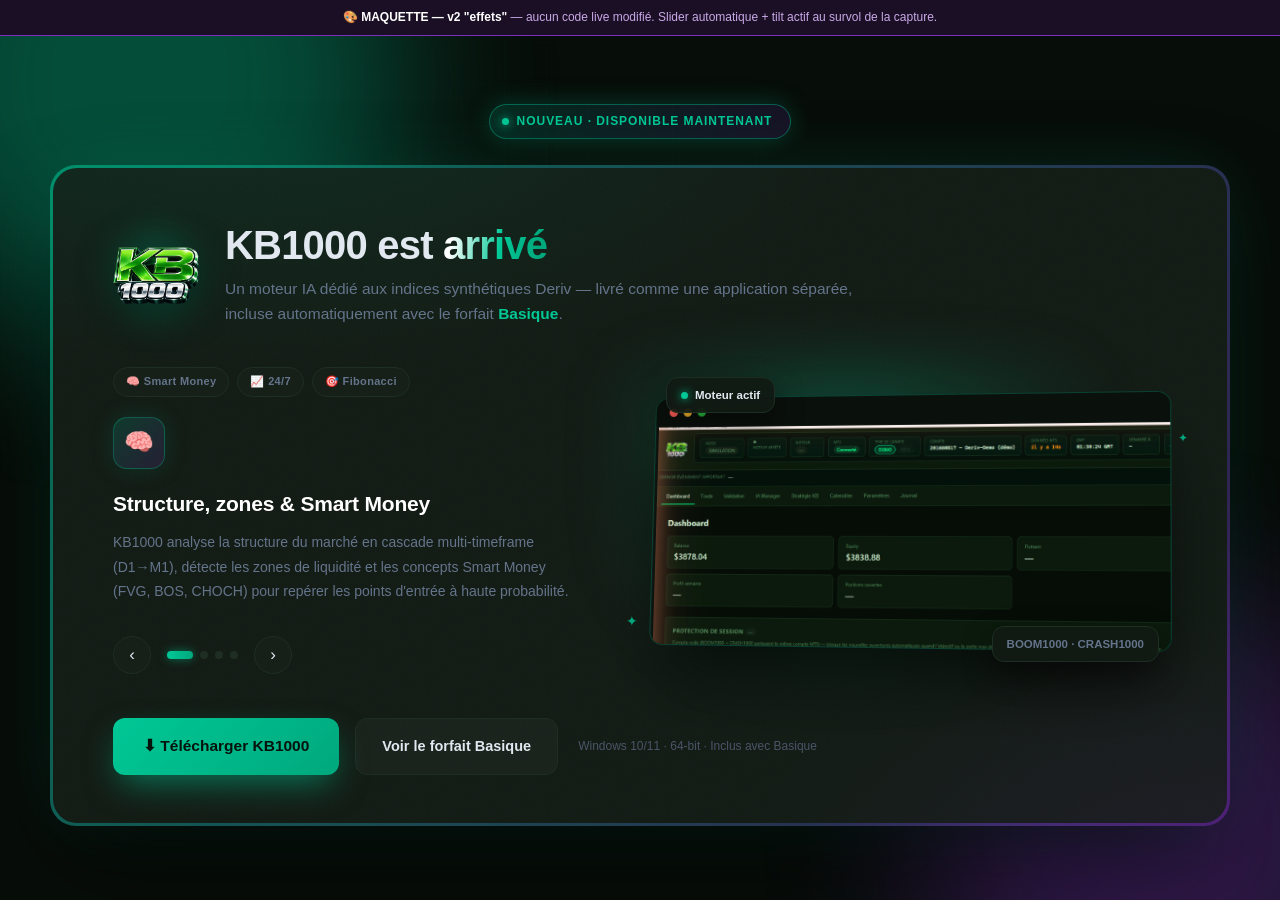
<file: Maquette_Promo_KB1000_v2.html>
<!DOCTYPE html>
<html lang="fr">
<head>
<meta charset="UTF-8">
<title>Maquette — Promo KB1000 v2 (effets)</title>
<meta name="viewport" content="width=device-width, initial-scale=1.0">
<style>
  *, *::before, *::after { margin: 0; padding: 0; box-sizing: border-box; }
  :root {
    --bg:      #070d09;
    --bg2:     #0a0f0b;
    --card:    #111a13;
    --card2:   #161f18;
    --border:  #1e2e22;
    --green:   #00C896;
    --green2:  #00a87d;
    --purple:  #7B2FBE;
    --purple2: #9B4FDE;
    --gold:    #D4AF37;
    --text:    #e2e8f0;
    --muted:   #64748b;
    --muted2:  #4a5568;
  }
  html { font-size: 16px; }
  body {
    background: var(--bg); color: var(--text); font-family: 'Segoe UI', Arial, sans-serif;
    line-height: 1.6; min-height: 100vh; display: flex; align-items: center; justify-content: center;
    padding: 60px 20px; overflow-x: hidden;
  }
  .flag {
    position: fixed; top: 0; left: 0; right: 0; z-index: 500; background: #1a0f24; border-bottom: 1px solid var(--purple);
    padding: 8px 20px; font-size: 12px; color: #c9a9e8; text-align: center;
  }
  .flag b { color: #fff; }

  /* ── Fond animé : aurora blobs + grille technique ─────────────────── */
  .aurora { position: fixed; inset: 0; z-index: 0; overflow: hidden; pointer-events: none; }
  .blob { position: absolute; border-radius: 50%; filter: blur(80px); opacity: .35; animation: drift 22s ease-in-out infinite; }
  .blob-1 { width: 520px; height: 520px; background: var(--green); top: -180px; left: -120px; animation-duration: 26s; }
  .blob-2 { width: 460px; height: 460px; background: var(--purple); bottom: -160px; right: -100px; animation-duration: 30s; animation-delay: -6s; }
  .blob-3 { width: 320px; height: 320px; background: var(--gold); top: 40%; left: 60%; opacity: .12; animation-duration: 34s; animation-delay: -14s; }
  @keyframes drift {
    0%, 100% { transform: translate(0,0) scale(1); }
    33% { transform: translate(40px,-30px) scale(1.08); }
    66% { transform: translate(-30px,25px) scale(0.95); }
  }
  .grid-overlay {
    position: fixed; inset: 0; z-index: 0; pointer-events: none; opacity: .35;
    background-image:
      linear-gradient(rgba(0,200,150,.06) 1px, transparent 1px),
      linear-gradient(90deg, rgba(0,200,150,.06) 1px, transparent 1px);
    background-size: 42px 42px;
    mask-image: radial-gradient(ellipse 70% 60% at 50% 40%, #000 40%, transparent 80%);
  }

  main { position: relative; z-index: 1; width: 100%; max-width: 1180px; margin-top: 30px; }

  /* ── Badge NOUVEAU ─────────────────────────────────────────────────── */
  .top-badge-wrap { display: flex; justify-content: center; margin-bottom: 26px; }
  .top-badge {
    display: inline-flex; align-items: center; gap: 8px; padding: 7px 18px 7px 12px; border-radius: 30px;
    background: linear-gradient(135deg, rgba(0,200,150,.16), rgba(123,47,190,.16));
    border: 1px solid rgba(0,200,150,.4); font-size: 12px; font-weight: 800; letter-spacing: .08em;
    color: var(--green); text-transform: uppercase; box-shadow: 0 0 24px rgba(0,200,150,.25);
    animation: badgePulse 2.6s ease-in-out infinite;
  }
  .top-badge .dot { width: 7px; height: 7px; border-radius: 50%; background: var(--green); box-shadow: 0 0 10px var(--green); animation: dotPulse 1.4s ease-in-out infinite; }
  @keyframes badgePulse { 0%,100% { box-shadow: 0 0 18px rgba(0,200,150,.2); } 50% { box-shadow: 0 0 32px rgba(0,200,150,.4); } }
  @keyframes dotPulse { 0%,100% { opacity: 1; transform: scale(1); } 50% { opacity: .4; transform: scale(.7); } }

  /* ── Carte principale ──────────────────────────────────────────────── */
  .promo-card {
    position: relative; border-radius: 26px; padding: 3px;
    background: linear-gradient(120deg, rgba(0,200,150,.55), rgba(123,47,190,.4), rgba(0,200,150,.55));
    background-size: 200% 200%; animation: borderFlow 8s linear infinite;
    box-shadow: 0 40px 100px -20px rgba(0,0,0,.7), 0 0 80px -20px rgba(0,200,150,.25);
  }
  @keyframes borderFlow { 0% { background-position: 0% 50%; } 100% { background-position: 200% 50%; } }
  .promo-card-inner {
    position: relative; border-radius: 24px; overflow: hidden;
    background: radial-gradient(1200px 500px at 15% -10%, rgba(0,200,150,.10), transparent 55%),
                radial-gradient(900px 500px at 100% 110%, rgba(123,47,190,.12), transparent 55%),
                var(--card);
    padding: 56px 60px 48px;
  }
  .noise { position: absolute; inset: 0; opacity: .03; pointer-events: none;
    background-image: url("data:image/svg+xml,%3Csvg xmlns='http://www.w3.org/2000/svg' width='120' height='120'%3E%3Cfilter id='n'%3E%3CfeTurbulence type='fractalNoise' baseFrequency='0.9' numOctaves='2' stitchTiles='stitch'/%3E%3C/filter%3E%3Crect width='100%25' height='100%25' filter='url(%23n)'/%3E%3C/svg%3E"); }

  .promo-head { display: flex; align-items: center; gap: 26px; margin-bottom: 40px; position: relative; }
  .logo-halo { position: relative; flex-shrink: 0; width: 86px; height: 86px; display: flex; align-items: center; justify-content: center; }
  .logo-halo::before {
    content: ''; position: absolute; inset: -14px; border-radius: 50%;
    background: radial-gradient(circle, rgba(0,200,150,.5), transparent 70%); filter: blur(14px);
    animation: haloPulse 3s ease-in-out infinite;
  }
  @keyframes haloPulse { 0%,100% { opacity: .55; transform: scale(1); } 50% { opacity: 1; transform: scale(1.15); } }
  .logo-halo img { position: relative; width: 100%; height: 100%; object-fit: contain; animation: floaty 4s ease-in-out infinite; filter: drop-shadow(0 6px 18px rgba(0,0,0,.5)); }
  @keyframes floaty { 0%,100% { transform: translateY(0); } 50% { transform: translateY(-7px); } }

  .promo-title { font-size: 40px; font-weight: 900; letter-spacing: -0.02em; line-height: 1.08; margin: 0 0 10px; }
  .promo-title .grad {
    background: linear-gradient(100deg, #fff 10%, var(--green) 55%, var(--green2) 90%);
    -webkit-background-clip: text; background-clip: text; color: transparent;
  }
  .promo-lead { font-size: 15.5px; color: var(--muted); max-width: 640px; }
  .promo-lead strong { color: var(--green); font-weight: 700; }

  /* ── Corps : carrousel + capture d'écran ───────────────────────────── */
  .promo-body { display: flex; gap: 44px; align-items: center; position: relative; }
  .promo-carousel { flex: 1 1 380px; min-width: 300px; }

  .feature-pill-row { display: flex; gap: 8px; margin-bottom: 20px; flex-wrap: wrap; }
  .feature-pill {
    font-size: 11px; font-weight: 700; letter-spacing: .03em; color: var(--muted); background: var(--card2);
    border: 1px solid var(--border); padding: 5px 12px; border-radius: 20px;
  }

  .slide { display: none; animation: slideIn .5s cubic-bezier(.16,1,.3,1); }
  .slide.active { display: block; }
  @keyframes slideIn { from { opacity: 0; transform: translateX(14px); } to { opacity: 1; transform: translateX(0); } }
  .slide-icon-wrap {
    width: 52px; height: 52px; border-radius: 14px; display: flex; align-items: center; justify-content: center;
    background: linear-gradient(135deg, rgba(0,200,150,.18), rgba(123,47,190,.18)); border: 1px solid rgba(0,200,150,.3);
    font-size: 24px; margin-bottom: 18px; box-shadow: 0 0 24px rgba(0,200,150,.15);
  }
  .slide-icon-wrap img { width: 30px; height: 30px; object-fit: contain; border-radius: 6px; }
  .slide h3 { font-size: 21px; color: #fff; margin: 0 0 10px; font-weight: 800; letter-spacing: -0.01em; }
  .slide p { color: var(--muted); font-size: 14px; line-height: 1.75; margin: 0; max-width: 460px; }

  .carousel-nav { display: flex; align-items: center; gap: 16px; margin-top: 32px; }
  .arrow {
    width: 38px; height: 38px; border-radius: 50%; background: var(--card2); border: 1px solid var(--border);
    color: var(--text); display: flex; align-items: center; justify-content: center; cursor: pointer;
    font-size: 17px; transition: all .2s;
  }
  .arrow:hover { border-color: var(--green); color: var(--green); box-shadow: 0 0 16px rgba(0,200,150,.3); }
  .dots { display: flex; gap: 7px; }
  .dot-btn { width: 8px; height: 8px; border-radius: 50%; background: var(--border); cursor: pointer; transition: all .25s; }
  .dot-btn.active { width: 26px; border-radius: 5px; background: linear-gradient(90deg, var(--green), var(--green2)); box-shadow: 0 0 10px rgba(0,200,150,.5); }

  /* ── Mockup capture d'écran, tilt 3D + glow ──────────────────────────── */
  .shot-stage { flex: 1 1 420px; min-width: 320px; perspective: 1400px; position: relative; }
  .shot-glow { position: absolute; inset: -30px; background: radial-gradient(circle at 40% 30%, rgba(0,200,150,.28), transparent 65%); filter: blur(30px); z-index: 0; }
  .browser-frame {
    position: relative; z-index: 1; border-radius: 14px; overflow: hidden; background: #0c1410;
    border: 1px solid rgba(0,200,150,.25);
    box-shadow: 0 40px 70px -18px rgba(0,0,0,.75), 0 0 0 1px rgba(255,255,255,.02) inset;
    transform: rotateY(-9deg) rotateX(5deg) scale(1);
    transition: transform .35s cubic-bezier(.16,1,.3,1);
    transform-style: preserve-3d;
  }
  .shot-stage:hover .browser-frame { transform: rotateY(-3deg) rotateX(2deg) scale(1.02); }
  .browser-bar { display: flex; align-items: center; gap: 6px; padding: 10px 14px; background: #0a100c; border-bottom: 1px solid rgba(255,255,255,.05); }
  .browser-bar span { width: 9px; height: 9px; border-radius: 50%; display: block; }
  .browser-bar span:nth-child(1) { background: #ff5f57; }
  .browser-bar span:nth-child(2) { background: #febc2e; }
  .browser-bar span:nth-child(3) { background: #28c840; }
  .browser-frame img { display: block; width: 100%; height: auto; }

  .float-chip {
    position: absolute; z-index: 2; display: flex; align-items: center; gap: 7px; padding: 8px 14px;
    background: rgba(17,26,19,.9); backdrop-filter: blur(10px); border: 1px solid var(--border); border-radius: 12px;
    font-size: 11.5px; font-weight: 700; box-shadow: 0 12px 30px rgba(0,0,0,.4); animation: chipFloat 5s ease-in-out infinite;
  }
  .float-chip .dot-live { width: 7px; height: 7px; border-radius: 50%; background: var(--green); box-shadow: 0 0 8px var(--green); animation: dotPulse 1.2s ease-in-out infinite; }
  .chip-live { top: -16px; left: 24px; animation-delay: 0s; }
  .chip-symbols { bottom: -14px; right: 8px; color: var(--muted); animation-delay: -2.4s; }
  @keyframes chipFloat { 0%,100% { transform: translateY(0); } 50% { transform: translateY(-9px); } }

  .sparkle { position: absolute; z-index: 2; color: var(--green); opacity: .8; animation: twinkle 2.4s ease-in-out infinite; pointer-events: none; }
  @keyframes twinkle { 0%,100% { opacity: .15; transform: scale(.7) rotate(0deg); } 50% { opacity: .95; transform: scale(1.1) rotate(20deg); } }

  /* ── CTA ──────────────────────────────────────────────────────────── */
  .promo-cta { display: flex; gap: 16px; margin-top: 44px; flex-wrap: wrap; align-items: center; position: relative; }
  .btn { font-family: inherit; cursor: pointer; border: none; text-decoration: none; display: inline-flex; align-items: center; gap: 8px; }
  .btn-hero {
    position: relative; overflow: hidden; padding: 16px 30px; border-radius: 12px; font-weight: 800; font-size: 15.5px;
    color: #05130d; background: linear-gradient(135deg, var(--green), var(--green2));
    box-shadow: 0 0 0 0 rgba(0,200,150,.6), 0 14px 34px -8px rgba(0,200,150,.55);
    animation: ctaGlow 2.4s ease-in-out infinite;
  }
  @keyframes ctaGlow {
    0%,100% { box-shadow: 0 0 0 0 rgba(0,200,150,.45), 0 14px 34px -8px rgba(0,200,150,.5); }
    50% { box-shadow: 0 0 0 10px rgba(0,200,150,0), 0 14px 34px -8px rgba(0,200,150,.7); }
  }
  .btn-hero::before {
    content: ''; position: absolute; top: 0; left: -60%; width: 40%; height: 100%;
    background: linear-gradient(120deg, transparent, rgba(255,255,255,.55), transparent);
    transform: skewX(-20deg); animation: shine 3.2s ease-in-out infinite;
  }
  @keyframes shine { 0% { left: -60%; } 45%,100% { left: 130%; } }
  .btn-outline-ghost {
    padding: 16px 26px; border-radius: 12px; font-weight: 700; font-size: 14.5px; color: var(--text);
    background: rgba(255,255,255,.03); border: 1px solid var(--border); transition: all .2s;
  }
  .btn-outline-ghost:hover { border-color: var(--green); color: var(--green); background: rgba(0,200,150,.06); }
  .cta-meta { font-size: 12px; color: var(--muted2); display: flex; align-items: center; gap: 6px; margin-left: 4px; }

  @media (max-width: 880px) {
    .promo-card-inner { padding: 40px 26px 34px; }
    .promo-head { flex-direction: column; text-align: center; }
    .promo-lead { text-align: center; }
    .promo-body { flex-direction: column; }
    .promo-title { font-size: 30px; text-align: center; }
    .promo-cta { justify-content: center; }
    .float-chip { display: none; }
  }
</style>
</head>
<body>

<div class="flag">
  🎨 <b>MAQUETTE — v2 "effets"</b> — aucun code live modifié. Slider automatique + tilt actif au survol de la capture.
</div>

<div class="aurora">
  <div class="blob blob-1"></div>
  <div class="blob blob-2"></div>
  <div class="blob blob-3"></div>
</div>
<div class="grid-overlay"></div>

<main>
  <div class="top-badge-wrap">
    <span class="top-badge"><span class="dot"></span> Nouveau · Disponible maintenant</span>
  </div>

  <div class="promo-card">
    <div class="promo-card-inner">
      <div class="noise"></div>

      <div class="promo-head">
        <div class="logo-halo"><img src="assets/kb1000-logo.png" alt="KB1000"></div>
        <div>
          <h2 class="promo-title">KB1000 est <span class="grad">arrivé</span></h2>
          <p class="promo-lead">Un moteur IA dédié aux indices synthétiques Deriv — livré comme une application séparée, incluse automatiquement avec le forfait <strong>Basique</strong>.</p>
        </div>
      </div>

      <div class="promo-body">
        <div class="promo-carousel">
          <div class="feature-pill-row">
            <span class="feature-pill">🧠 Smart Money</span>
            <span class="feature-pill">📈 24/7</span>
            <span class="feature-pill">🎯 Fibonacci</span>
          </div>

          <div class="slide active" data-slide="0">
            <div class="slide-icon-wrap">🧠</div>
            <h3>Structure, zones &amp; Smart Money</h3>
            <p>KB1000 analyse la structure du marché en cascade multi-timeframe (D1→M1), détecte les zones de liquidité et les concepts Smart Money (FVG, BOS, CHOCH) pour repérer les points d'entrée à haute probabilité.</p>
          </div>
          <div class="slide" data-slide="1">
            <div class="slide-icon-wrap">📈</div>
            <h3>Pensé pour les indices synthétiques</h3>
            <p>Contrairement à AlphaTrade AI (Or/XAUUSD), KB1000 est calibré spécifiquement pour BOOM1000 et CRASH1000 — des marchés qui tournent 24h/24, 7j/7, sans les contraintes de session du Forex classique.</p>
          </div>
          <div class="slide" data-slide="2">
            <div class="slide-icon-wrap">🎯</div>
            <h3>Confirmations &amp; Fibonacci</h3>
            <p>Chaque setup est validé par plusieurs confirmations (EMA/RSI/MACD/Momentum) et des niveaux de Fibonacci, avant toute prise de position — même logique de rigueur que le moteur principal.</p>
          </div>
          <div class="slide" data-slide="3">
            <div class="slide-icon-wrap"><img src="assets/kb1000-icon.png" alt=""></div>
            <h3>Une application à part, incluse avec Basique</h3>
            <p>KB1000 est livré comme un téléchargement dédié, séparé de l'app AlphaTrade principale — inclus automatiquement pour les clients du forfait Basique.</p>
          </div>

          <div class="carousel-nav">
            <button class="arrow" onclick="promoPrev()" aria-label="Précédent">‹</button>
            <div class="dots" id="promoDots"></div>
            <button class="arrow" onclick="promoNext()" aria-label="Suivant">›</button>
          </div>
        </div>

        <div class="shot-stage" id="shotStage">
          <div class="shot-glow"></div>
          <div class="sparkle" style="top:-6%; left:8%; font-size:18px; animation-delay:0s;">✦</div>
          <div class="sparkle" style="top:14%; right:-4%; font-size:12px; animation-delay:-1.1s;">✦</div>
          <div class="sparkle" style="bottom:6%; left:-3%; font-size:14px; animation-delay:-1.8s;">✦</div>
          <div class="float-chip chip-live"><span class="dot-live"></span> Moteur actif</div>
          <div class="float-chip chip-symbols">BOOM1000 · CRASH1000</div>
          <div class="browser-frame">
            <div class="browser-bar"><span></span><span></span><span></span></div>
            <img src="assets/kb1000-dashboard.png" alt="Tableau de bord KB1000">
          </div>
        </div>
      </div>

      <div class="promo-cta">
        <a href="#" class="btn btn-hero">⬇ Télécharger KB1000</a>
        <a href="#" class="btn btn-outline-ghost">Voir le forfait Basique</a>
        <span class="cta-meta">Windows 10/11 · 64-bit · Inclus avec Basique</span>
      </div>
    </div>
  </div>
</main>

<script>
  let idx = 0;
  const slides = document.querySelectorAll('.slide');
  const dotsEl = document.getElementById('promoDots');
  dotsEl.innerHTML = Array.from(slides).map((_,i) => `<div class="dot-btn ${i===0?'active':''}" onclick="promoGo(${i})"></div>`).join('');
  const dots = document.querySelectorAll('.dot-btn');
  function render() {
    slides.forEach((s,i) => s.classList.toggle('active', i===idx));
    dots.forEach((d,i) => d.classList.toggle('active', i===idx));
  }
  function promoNext() { idx = (idx+1) % slides.length; render(); }
  function promoPrev() { idx = (idx-1+slides.length) % slides.length; render(); }
  function promoGo(i) { idx = i; render(); }
  setInterval(promoNext, 4500);

  // Tilt 3D léger au survol du mockup, suit la souris
  const stage = document.getElementById('shotStage');
  const frame = stage.querySelector('.browser-frame');
  stage.addEventListener('mousemove', (e) => {
    const r = stage.getBoundingClientRect();
    const x = (e.clientX - r.left) / r.width - 0.5;
    const y = (e.clientY - r.top) / r.height - 0.5;
    frame.style.transform = `rotateY(${-9 + x*14}deg) rotateX(${5 - y*10}deg) scale(1.02)`;
  });
  stage.addEventListener('mouseleave', () => { frame.style.transform = ''; });
</script>
</body>
</html>
</file>
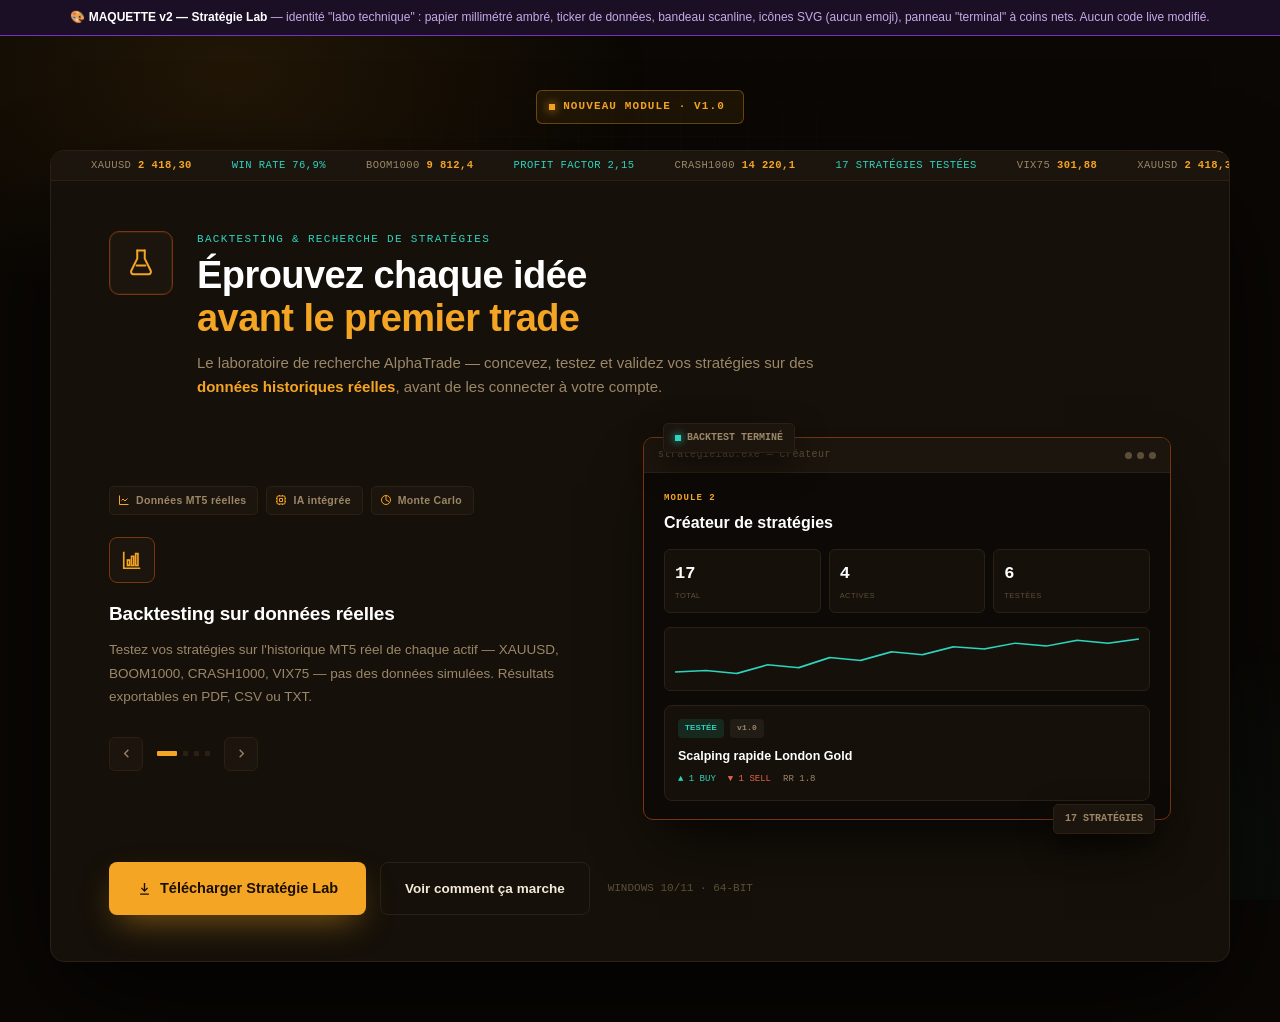
<file: Maquette_Promo_StrategieLab.html>
<!DOCTYPE html>
<html lang="fr">
<head>
<meta charset="UTF-8">
<title>Maquette — Promo Stratégie Lab v2</title>
<meta name="viewport" content="width=device-width, initial-scale=1.0">
<style>
  *, *::before, *::after { margin: 0; padding: 0; box-sizing: border-box; }
  :root {
    --bg:      #0a0704;
    --card:    #151009;
    --card2:   #1c150d;
    --border:  #2b2013;
    --amber:   #f5a524;
    --amber2:  #b45309;
    --amber3:  #78350f;
    --teal:    #2dd4bf;
    --text:    #f3ead9;
    --muted:   #9c8768;
    --muted2:  #5c4f3a;
  }
  html { font-size: 16px; }
  body {
    background: var(--bg); color: var(--text); font-family: 'Segoe UI', Arial, sans-serif;
    line-height: 1.6; min-height: 100vh; display: flex; align-items: center; justify-content: center;
    padding: 60px 20px; overflow-x: hidden;
  }
  .flag {
    position: fixed; top: 0; left: 0; right: 0; z-index: 500; background: #1a0f24; border-bottom: 1px solid #7B2FBE;
    padding: 8px 20px; font-size: 12px; color: #c9a9e8; text-align: center;
  }
  .flag b { color: #fff; }
  svg { display: block; }

  /* ── Fond : papier millimétré ambré + ticker de bougies qui defile ──── */
  .grid-overlay {
    position: fixed; inset: 0; z-index: 0; pointer-events: none; opacity: .5;
    background-image:
      linear-gradient(rgba(245,165,36,.05) 1px, transparent 1px),
      linear-gradient(90deg, rgba(245,165,36,.05) 1px, transparent 1px);
    background-size: 34px 34px;
    mask-image: radial-gradient(ellipse 65% 55% at 50% 35%, #000 30%, transparent 78%);
  }
  .ticker-glow { position: fixed; inset: 0; z-index: 0; pointer-events: none;
    background: radial-gradient(700px 420px at 18% 8%, rgba(245,165,36,.10), transparent 60%),
                radial-gradient(600px 420px at 85% 95%, rgba(45,212,191,.06), transparent 60%);
  }

  main { position: relative; z-index: 1; width: 100%; max-width: 1180px; margin-top: 30px; }

  /* ── Badge ─────────────────────────────────────────────────────────── */
  .top-badge-wrap { display: flex; justify-content: center; margin-bottom: 26px; }
  .top-badge {
    display: inline-flex; align-items: center; gap: 8px; padding: 7px 18px 7px 12px; border-radius: 6px;
    background: rgba(245,165,36,.08);
    border: 1px solid rgba(245,165,36,.35); font-size: 11px; font-weight: 800; letter-spacing: .1em;
    color: var(--amber); text-transform: uppercase;
    font-family: 'Consolas', 'SFMono-Regular', monospace;
  }
  .top-badge .dot { width: 6px; height: 6px; background: var(--amber); box-shadow: 0 0 10px var(--amber); animation: dotPulse 1.4s ease-in-out infinite; }
  @keyframes dotPulse { 0%,100% { opacity: 1; } 50% { opacity: .3; } }

  /* ── Carte principale : coins nets, bordure fine (pas de degrade arc-en-ciel) */
  .promo-card {
    position: relative; border-radius: 14px;
    background: var(--card);
    border: 1px solid var(--border);
    box-shadow: 0 40px 100px -20px rgba(0,0,0,.85);
    overflow: hidden;
  }
  .promo-card::before {
    content: ''; position: absolute; top: 0; left: 0; right: 0; height: 2px;
    background: linear-gradient(90deg, transparent, var(--amber), var(--teal), transparent);
    background-size: 200% 100%; animation: scanline 5s linear infinite;
  }
  @keyframes scanline { 0% { background-position: 200% 0; } 100% { background-position: -200% 0; } }

  .promo-card-inner { position: relative; padding: 54px 58px 46px; }

  /* Bandeau ticker technique en haut de carte : chiffres qui defilent */
  .ticker-strip {
    position: absolute; top: 0; left: 0; right: 0; height: 30px; overflow: hidden;
    background: var(--card2); border-bottom: 1px solid var(--border);
    display: flex; align-items: center;
  }
  .ticker-track { display: flex; gap: 40px; white-space: nowrap; animation: tickerScroll 26s linear infinite; padding-left: 40px; }
  .ticker-item { font-family: 'Consolas', monospace; font-size: 10.5px; color: var(--muted); letter-spacing: .04em; }
  .ticker-item b { color: var(--amber); }
  .ticker-item.up { color: var(--teal); }
  @keyframes tickerScroll { from { transform: translateX(0); } to { transform: translateX(-50%); } }

  .promo-head { display: flex; align-items: flex-start; gap: 24px; margin: 26px 0 38px; position: relative; }
  .logo-mark {
    flex-shrink: 0; width: 64px; height: 64px; border-radius: 10px; display: flex; align-items: center; justify-content: center;
    background: var(--card2); border: 1px solid var(--amber3); color: var(--amber);
    box-shadow: inset 0 0 0 1px rgba(245,165,36,.08);
  }
  .logo-mark svg { width: 30px; height: 30px; }

  .promo-eyebrow { font-family: 'Consolas', monospace; font-size: 11px; color: var(--teal); letter-spacing: .12em; text-transform: uppercase; margin-bottom: 6px; }
  .promo-title { font-size: 38px; font-weight: 800; letter-spacing: -0.015em; line-height: 1.12; margin: 0 0 12px; color: #fff; }
  .promo-title em { font-style: normal; color: var(--amber); }
  .promo-lead { font-size: 15px; color: var(--muted); max-width: 620px; }
  .promo-lead strong { color: var(--amber); font-weight: 700; }

  /* ── Corps ────────────────────────────────────────────────────────── */
  .promo-body { display: flex; gap: 46px; align-items: center; position: relative; }
  .promo-carousel { flex: 1 1 380px; min-width: 300px; }

  .feature-pill-row { display: flex; gap: 8px; margin-bottom: 22px; flex-wrap: wrap; }
  .feature-pill {
    display: inline-flex; align-items: center; gap: 6px;
    font-size: 10.5px; font-weight: 700; letter-spacing: .03em; color: var(--muted); background: var(--card2);
    border: 1px solid var(--border); padding: 5px 11px 5px 8px; border-radius: 5px;
  }
  .feature-pill svg { width: 12px; height: 12px; color: var(--amber); }

  .slide { display: none; animation: slideIn .45s cubic-bezier(.16,1,.3,1); }
  .slide.active { display: block; }
  @keyframes slideIn { from { opacity: 0; transform: translateY(8px); } to { opacity: 1; transform: translateY(0); } }
  .slide-icon-wrap {
    width: 46px; height: 46px; border-radius: 8px; display: flex; align-items: center; justify-content: center;
    background: var(--card2); border: 1px solid var(--amber3); color: var(--amber); margin-bottom: 16px;
  }
  .slide-icon-wrap svg { width: 22px; height: 22px; }
  .slide h3 { font-size: 19px; color: #fff; margin: 0 0 9px; font-weight: 800; letter-spacing: -0.01em; }
  .slide p { color: var(--muted); font-size: 13.5px; line-height: 1.75; margin: 0; max-width: 460px; }

  .carousel-nav { display: flex; align-items: center; gap: 14px; margin-top: 28px; }
  .arrow {
    width: 34px; height: 34px; border-radius: 6px; background: var(--card2); border: 1px solid var(--border);
    color: var(--muted); display: flex; align-items: center; justify-content: center; cursor: pointer;
    transition: all .2s;
  }
  .arrow svg { width: 15px; height: 15px; }
  .arrow:hover { border-color: var(--amber); color: var(--amber); }
  .dots { display: flex; gap: 6px; }
  .dot-btn { width: 5px; height: 5px; border-radius: 1px; background: var(--border); cursor: pointer; transition: all .25s; }
  .dot-btn.active { width: 20px; background: var(--amber); }

  /* ── Panneau "terminal" (au lieu du navigateur), sans tilt gadget ────── */
  .shot-stage { flex: 1 1 420px; min-width: 320px; position: relative; }
  .term-frame {
    position: relative; border-radius: 10px; overflow: hidden; background: #0d0906;
    border: 1px solid var(--amber3);
    box-shadow: 0 30px 60px -18px rgba(0,0,0,.8);
  }
  .term-bar {
    display: flex; align-items: center; justify-content: space-between; padding: 9px 14px;
    background: var(--card2); border-bottom: 1px solid var(--border);
    font-family: 'Consolas', monospace; font-size: 10px; color: var(--muted2); letter-spacing: .04em;
  }
  .term-bar .lights { display: flex; gap: 5px; }
  .term-bar .lights span { width: 7px; height: 7px; border-radius: 50%; background: var(--muted2); }

  .fake-ui { padding: 18px 20px; }
  .fu-eyebrow { font-family: 'Consolas', monospace; font-size: 9px; letter-spacing: .12em; text-transform: uppercase; color: var(--amber); font-weight: 800; margin-bottom: 4px; }
  .fu-title { font-size: 16px; font-weight: 800; color: #fff; margin-bottom: 14px; }
  .fu-stats { display: grid; grid-template-columns: repeat(3, 1fr); gap: 8px; margin-bottom: 14px; }
  .fu-stat { background: var(--card); border: 1px solid var(--border); border-radius: 6px; padding: 10px; }
  .fu-stat .n { font-family: 'Consolas', monospace; font-size: 17px; font-weight: 800; color: #fff; }
  .fu-stat .l { font-size: 7.5px; color: var(--muted2); text-transform: uppercase; letter-spacing: .06em; margin-top: 3px; }
  .fu-chart { height: 64px; margin-bottom: 14px; background: var(--card); border: 1px solid var(--border); border-radius: 6px; padding: 8px 10px; }
  .fu-card { background: var(--card); border: 1px solid var(--border); border-radius: 8px; padding: 13px; }
  .fu-badges { display: flex; gap: 6px; margin-bottom: 8px; }
  .fu-badge { font-size: 8px; padding: 3px 7px; border-radius: 4px; font-weight: 700; letter-spacing: .02em; }
  .fu-badge.b1 { background: rgba(45,212,191,.12); color: var(--teal); }
  .fu-badge.b2 { background: rgba(255,255,255,.05); color: var(--muted); font-family: 'Consolas', monospace; }
  .fu-card .fu-name { font-size: 12.5px; font-weight: 800; color: #fff; margin-bottom: 6px; }
  .fu-tags { display: flex; gap: 12px; font-size: 9px; color: var(--muted); font-family: 'Consolas', monospace; }
  .fu-tags .up { color: var(--teal); } .fu-tags .down { color: #e0654a; }

  .float-tag {
    position: absolute; z-index: 2; display: flex; align-items: center; gap: 6px; padding: 6px 11px;
    background: var(--card2); border: 1px solid var(--border); border-radius: 5px;
    font-family: 'Consolas', monospace; font-size: 10px; font-weight: 700; color: var(--muted);
    box-shadow: 0 12px 30px rgba(0,0,0,.5);
  }
  .float-tag .dot-live { width: 6px; height: 6px; background: var(--teal); box-shadow: 0 0 8px var(--teal); animation: dotPulse 1.2s ease-in-out infinite; }
  .tag-live { top: -14px; left: 20px; }
  .tag-symbols { bottom: -14px; right: 16px; }

  /* ── CTA ──────────────────────────────────────────────────────────── */
  .promo-cta { display: flex; gap: 14px; margin-top: 42px; flex-wrap: wrap; align-items: center; position: relative; }
  .btn { font-family: inherit; cursor: pointer; border: none; text-decoration: none; display: inline-flex; align-items: center; gap: 8px; }
  .btn-hero {
    padding: 15px 28px; border-radius: 8px; font-weight: 800; font-size: 14.5px;
    color: #1a0f00; background: var(--amber);
    box-shadow: 0 14px 34px -10px rgba(245,165,36,.5);
    transition: transform .15s, box-shadow .15s;
  }
  .btn-hero:hover { transform: translateY(-1px); box-shadow: 0 18px 40px -10px rgba(245,165,36,.65); }
  .btn-hero svg { width: 15px; height: 15px; }
  .btn-outline-ghost {
    padding: 15px 24px; border-radius: 8px; font-weight: 700; font-size: 13.5px; color: var(--text);
    background: transparent; border: 1px solid var(--border); transition: all .2s;
  }
  .btn-outline-ghost:hover { border-color: var(--amber); color: var(--amber); }
  .cta-meta { font-family: 'Consolas', monospace; font-size: 11px; color: var(--muted2); margin-left: 4px; }

  @media (max-width: 880px) {
    .promo-card-inner { padding: 40px 24px 34px; }
    .promo-head { flex-direction: column; }
    .promo-body { flex-direction: column; }
    .promo-title { font-size: 28px; }
    .promo-cta { justify-content: center; }
    .float-tag { display: none; }
  }
</style>
</head>
<body>

<div class="flag">
  🎨 <b>MAQUETTE v2 — Stratégie Lab</b> — identité "labo technique" : papier millimétré ambré, ticker de données, bandeau scanline, icônes SVG (aucun emoji), panneau "terminal" à coins nets. Aucun code live modifié.
</div>

<div class="grid-overlay"></div>
<div class="ticker-glow"></div>

<main>
  <div class="top-badge-wrap">
    <span class="top-badge"><span class="dot"></span> Nouveau module · v1.0</span>
  </div>

  <div class="promo-card">
    <div class="ticker-strip">
      <div class="ticker-track">
        <span class="ticker-item">XAUUSD <b>2 418,30</b></span>
        <span class="ticker-item up">WIN RATE 76,9%</span>
        <span class="ticker-item">BOOM1000 <b>9 812,4</b></span>
        <span class="ticker-item up">PROFIT FACTOR 2,15</span>
        <span class="ticker-item">CRASH1000 <b>14 220,1</b></span>
        <span class="ticker-item up">17 STRATÉGIES TESTÉES</span>
        <span class="ticker-item">VIX75 <b>301,88</b></span>
        <span class="ticker-item">XAUUSD <b>2 418,30</b></span>
        <span class="ticker-item up">WIN RATE 76,9%</span>
        <span class="ticker-item">BOOM1000 <b>9 812,4</b></span>
        <span class="ticker-item up">PROFIT FACTOR 2,15</span>
        <span class="ticker-item">CRASH1000 <b>14 220,1</b></span>
        <span class="ticker-item up">17 STRATÉGIES TESTÉES</span>
        <span class="ticker-item">VIX75 <b>301,88</b></span>
      </div>
    </div>

    <div class="promo-card-inner">
      <div class="promo-head">
        <div class="logo-mark">
          <svg viewBox="0 0 24 24" fill="none" stroke="currentColor" stroke-width="1.6" stroke-linecap="round" stroke-linejoin="round">
            <path d="M9 2v6.5L4.2 18.2a2 2 0 0 0 1.8 2.8h12a2 2 0 0 0 1.8-2.8L15 8.5V2"/>
            <path d="M8.5 14h7"/><path d="M9 2h6"/>
          </svg>
        </div>
        <div>
          <div class="promo-eyebrow">Backtesting &amp; recherche de stratégies</div>
          <h2 class="promo-title">Éprouvez chaque idée<br><em>avant le premier trade</em></h2>
          <p class="promo-lead">Le laboratoire de recherche AlphaTrade — concevez, testez et validez vos stratégies sur des <strong>données historiques réelles</strong>, avant de les connecter à votre compte.</p>
        </div>
      </div>

      <div class="promo-body">
        <div class="promo-carousel">
          <div class="feature-pill-row">
            <span class="feature-pill">
              <svg viewBox="0 0 24 24" fill="none" stroke="currentColor" stroke-width="2"><path d="M3 3v18h18"/><path d="m19 9-5 5-4-4-3 3"/></svg>
              Données MT5 réelles
            </span>
            <span class="feature-pill">
              <svg viewBox="0 0 24 24" fill="none" stroke="currentColor" stroke-width="2"><rect x="4" y="4" width="16" height="16" rx="2"/><path d="M9 9h6v6H9z"/><path d="M9 2v2M15 2v2M9 20v2M15 20v2M2 9h2M2 15h2M20 9h2M20 15h2"/></svg>
              IA intégrée
            </span>
            <span class="feature-pill">
              <svg viewBox="0 0 24 24" fill="none" stroke="currentColor" stroke-width="2"><circle cx="12" cy="12" r="9"/><path d="M12 3v9l6 3"/></svg>
              Monte Carlo
            </span>
          </div>

          <div class="slide active" data-slide="0">
            <div class="slide-icon-wrap">
              <svg viewBox="0 0 24 24" fill="none" stroke="currentColor" stroke-width="1.8"><path d="M3 3v18h18"/><rect x="7" y="12" width="2.5" height="6"/><rect x="11.5" y="8" width="2.5" height="10"/><rect x="16" y="5" width="2.5" height="13"/></svg>
            </div>
            <h3>Backtesting sur données réelles</h3>
            <p>Testez vos stratégies sur l'historique MT5 réel de chaque actif — XAUUSD, BOOM1000, CRASH1000, VIX75 — pas des données simulées. Résultats exportables en PDF, CSV ou TXT.</p>
          </div>
          <div class="slide" data-slide="1">
            <div class="slide-icon-wrap">
              <svg viewBox="0 0 24 24" fill="none" stroke="currentColor" stroke-width="1.8"><rect x="4" y="4" width="16" height="16" rx="2"/><path d="M9 9h6v6H9z"/><path d="M9 2v2M15 2v2M9 20v2M15 20v2M2 9h2M2 15h2M20 9h2M20 15h2"/></svg>
            </div>
            <h3>Concevez avec l'IA</h3>
            <p>Décrivez votre idée en langage naturel et laissez l'IA construire la stratégie — ou importez un script Pine Script TradingView, elle en traduit la logique dans son propre langage.</p>
          </div>
          <div class="slide" data-slide="2">
            <div class="slide-icon-wrap">
              <svg viewBox="0 0 24 24" fill="none" stroke="currentColor" stroke-width="1.8"><path d="M4 19.5A2.5 2.5 0 0 1 6.5 17H20"/><path d="M6.5 2H20v20H6.5A2.5 2.5 0 0 1 4 19.5v-15A2.5 2.5 0 0 1 6.5 2z"/></svg>
            </div>
            <h3>Bibliothèque &amp; Monte Carlo</h3>
            <p>Démarrez depuis une bibliothèque de stratégies d'analyse technique prêtes à l'emploi, puis validez leur robustesse avec un bootstrap Monte Carlo avant de risquer un centime.</p>
          </div>
          <div class="slide" data-slide="3">
            <div class="slide-icon-wrap">
              <svg viewBox="0 0 24 24" fill="none" stroke="currentColor" stroke-width="1.8"><path d="M10 13a5 5 0 0 0 7.5.5l2-2a5 5 0 0 0-7-7l-1.5 1.5"/><path d="M14 11a5 5 0 0 0-7.5-.5l-2 2a5 5 0 0 0 7 7l1.5-1.5"/></svg>
            </div>
            <h3>Connecté à AlphaTrade</h3>
            <p>Une fois une stratégie validée, exportez-la directement comme signal vers AlphaTrade — sans ressaisie, sans copier-coller.</p>
          </div>

          <div class="carousel-nav">
            <button class="arrow" onclick="promoPrev()" aria-label="Précédent"><svg viewBox="0 0 24 24" fill="none" stroke="currentColor" stroke-width="2"><path d="m15 18-6-6 6-6"/></svg></button>
            <div class="dots" id="promoDots"></div>
            <button class="arrow" onclick="promoNext()" aria-label="Suivant"><svg viewBox="0 0 24 24" fill="none" stroke="currentColor" stroke-width="2"><path d="m9 18 6-6-6-6"/></svg></button>
          </div>
        </div>

        <div class="shot-stage" id="shotStage">
          <div class="float-tag tag-live"><span class="dot-live"></span> BACKTEST TERMINÉ</div>
          <div class="float-tag tag-symbols">17 STRATÉGIES</div>
          <div class="term-frame">
            <div class="term-bar">
              <span>strategielab.exe — créateur</span>
              <span class="lights"><span></span><span></span><span></span></span>
            </div>
            <div class="fake-ui">
              <div class="fu-eyebrow">Module 2</div>
              <div class="fu-title">Créateur de stratégies</div>
              <div class="fu-stats">
                <div class="fu-stat"><div class="n">17</div><div class="l">Total</div></div>
                <div class="fu-stat"><div class="n">4</div><div class="l">Actives</div></div>
                <div class="fu-stat"><div class="n">6</div><div class="l">Testées</div></div>
              </div>
              <div class="fu-chart">
                <svg viewBox="0 0 300 64" width="100%" height="100%" preserveAspectRatio="none">
                  <polyline points="0,50 20,48 40,52 60,40 80,44 100,30 120,34 140,22 160,26 180,15 200,18 220,10 240,14 260,6 280,10 300,4"
                    fill="none" stroke="#2dd4bf" stroke-width="2"/>
                </svg>
              </div>
              <div class="fu-card">
                <div class="fu-badges"><span class="fu-badge b1">TESTÉE</span><span class="fu-badge b2">v1.0</span></div>
                <div class="fu-name">Scalping rapide London Gold</div>
                <div class="fu-tags"><span class="up">▲ 1 BUY</span><span class="down">▼ 1 SELL</span><span>RR 1.8</span></div>
              </div>
            </div>
          </div>
        </div>
      </div>

      <div class="promo-cta">
        <a href="#" class="btn btn-hero">
          <svg viewBox="0 0 24 24" fill="none" stroke="currentColor" stroke-width="2.2"><path d="M12 3v13"/><path d="m7 11 5 5 5-5"/><path d="M5 21h14"/></svg>
          Télécharger Stratégie Lab
        </a>
        <a href="#" class="btn btn-outline-ghost">Voir comment ça marche</a>
        <span class="cta-meta">WINDOWS 10/11 · 64-BIT</span>
      </div>
    </div>
  </div>
</main>

<script>
  let idx = 0;
  const slides = document.querySelectorAll('.slide');
  const dotsEl = document.getElementById('promoDots');
  dotsEl.innerHTML = Array.from(slides).map((_,i) => `<div class="dot-btn ${i===0?'active':''}" onclick="promoGo(${i})"></div>`).join('');
  const dots = document.querySelectorAll('.dot-btn');
  function render() {
    slides.forEach((s,i) => s.classList.toggle('active', i===idx));
    dots.forEach((d,i) => d.classList.toggle('active', i===idx));
  }
  function promoNext() { idx = (idx+1) % slides.length; render(); }
  function promoPrev() { idx = (idx-1+slides.length) % slides.length; render(); }
  function promoGo(i) { idx = i; render(); }
  setInterval(promoNext, 4800);
</script>
</body>
</html>
</file>
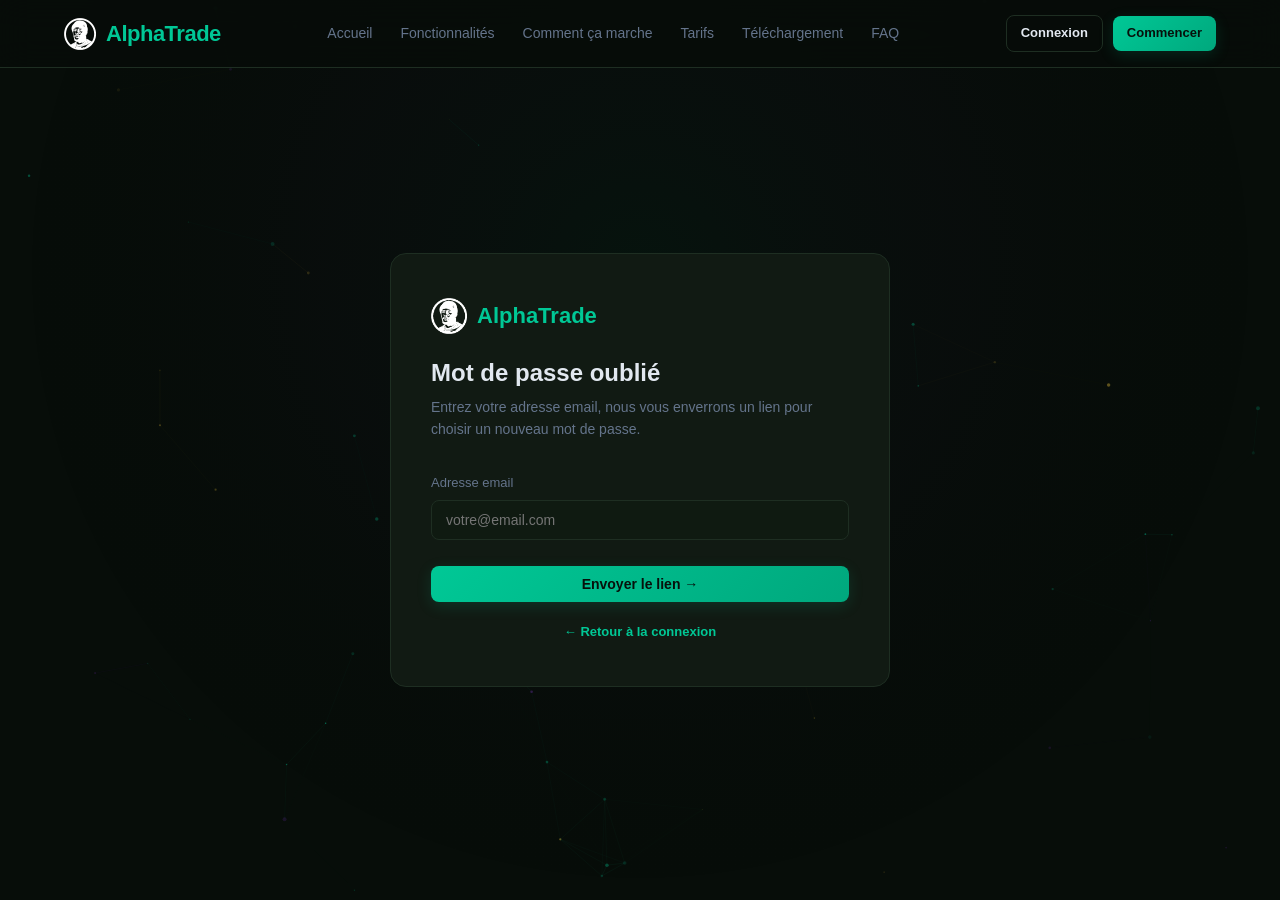
<file: mot-de-passe-oublie.html>
<!DOCTYPE html>
<html lang="fr">
<head>
<!-- Google tag (gtag.js) -->
<script async src="https://www.googletagmanager.com/gtag/js?id=G-JQR0P1GWEX"></script>
<script>
  window.dataLayer = window.dataLayer || [];
  function gtag(){dataLayer.push(arguments);}
  gtag('js', new Date());
  gtag('config', 'G-JQR0P1GWEX');
</script>
<meta charset="UTF-8">
<link rel="icon" type="image/png" href="assets/logo.png">
<link rel="apple-touch-icon" href="assets/logo.png">
<meta name="viewport" content="width=device-width, initial-scale=1.0">
<title>Mot de passe oublié — AlphaTrade</title>
<link rel="stylesheet" href="css/style.css">
</head>
<body>

<nav class="nav" id="mainNav">
  <a href="index.html" class="nav-logo">
    <img src="assets/logo.png" alt="AlphaTrade" onerror="this.style.display='none'">
    AlphaTrade
  </a>
  <div class="nav-links"></div>
  <div class="nav-cta"></div>
</nav>

<div class="auth-page">
  <div class="auth-box" id="requestBox">
    <div class="auth-logo">
      <img src="assets/logo.png" alt="" onerror="this.style.display='none'">
      <span>AlphaTrade</span>
    </div>
    <h1>Mot de passe oublié</h1>
    <p class="sub">Entrez votre adresse email, nous vous enverrons un lien pour choisir un nouveau mot de passe.</p>

    <div class="form-group">
      <label class="form-label">Adresse email</label>
      <input class="form-input" type="email" id="email" placeholder="votre@email.com" autocomplete="email">
    </div>

    <div class="form-error" id="errMsg"></div>

    <button class="btn btn-primary btn-full" style="margin-top:10px" id="btnSend" onclick="doForgot()">
      Envoyer le lien →
    </button>
    <p class="form-link"><a href="connexion.html">← Retour à la connexion</a></p>
  </div>

  <div class="auth-box verify-box" id="sentBox" style="display:none">
    <div class="auth-logo">
      <img src="assets/logo.png" alt="" onerror="this.style.display='none'">
      <span>AlphaTrade</span>
    </div>
    <h1>Vérifiez votre email</h1>
    <div style="text-align:center;margin:16px 0">
      <svg width="64" height="64" viewBox="0 0 64 64" fill="none" xmlns="http://www.w3.org/2000/svg">
        <rect width="64" height="64" rx="16" fill="rgba(37,99,235,0.15)"/>
        <path d="M12 22a4 4 0 0 1 4-4h32a4 4 0 0 1 4 4v20a4 4 0 0 1-4 4H16a4 4 0 0 1-4-4V22z" stroke="#2563eb" stroke-width="2" fill="none"/>
        <path d="M12 22l20 13 20-13" stroke="#2563eb" stroke-width="2" stroke-linecap="round"/>
      </svg>
    </div>
    <div style="background:rgba(0,200,150,0.06);border:1px solid rgba(0,200,150,0.2);border-radius:10px;padding:20px;margin-bottom:24px;font-size:14px;color:var(--muted);text-align:center;line-height:1.7">
      Si un compte existe pour <strong id="sentTarget" style="color:var(--text);font-size:16px"></strong>, un email vient de lui être envoyé.<br><br>
      Cliquez sur le lien dans l'email pour choisir un nouveau mot de passe. Le lien est valable 30 minutes.
    </div>
    <p class="form-link"><a href="connexion.html">← Retour à la connexion</a></p>
  </div>
</div>

<div id="notif"></div>
<script src="js/api.js"></script>
<script src="js/nav.js"></script>
<script>
if (getToken()) window.location.href = 'espace-client.html';

document.addEventListener('keydown', e => { if (e.key === 'Enter') doForgot(); });

async function doForgot() {
  const email = document.getElementById('email').value.trim();
  const errEl = document.getElementById('errMsg');
  const btn   = document.getElementById('btnSend');
  errEl.style.display = 'none';

  if (!email || !/^[^\s@]+@[^\s@]+\.[^\s@]+$/.test(email)) {
    errEl.textContent = 'Entrez une adresse email valide.';
    errEl.style.display = 'block'; return;
  }
  btn.disabled = true; btn.textContent = 'Envoi…';
  try {
    await apiPost('/auth/forgot-password', { email });
    document.getElementById('requestBox').style.display = 'none';
    document.getElementById('sentTarget').textContent = email;
    document.getElementById('sentBox').style.display = 'block';
  } catch (e) {
    errEl.textContent = e.message;
    errEl.style.display = 'block';
    btn.disabled = false; btn.textContent = 'Envoyer le lien →';
  }
}
</script>
<script src="js/bg.js"></script>
</body>
</html>
</file>
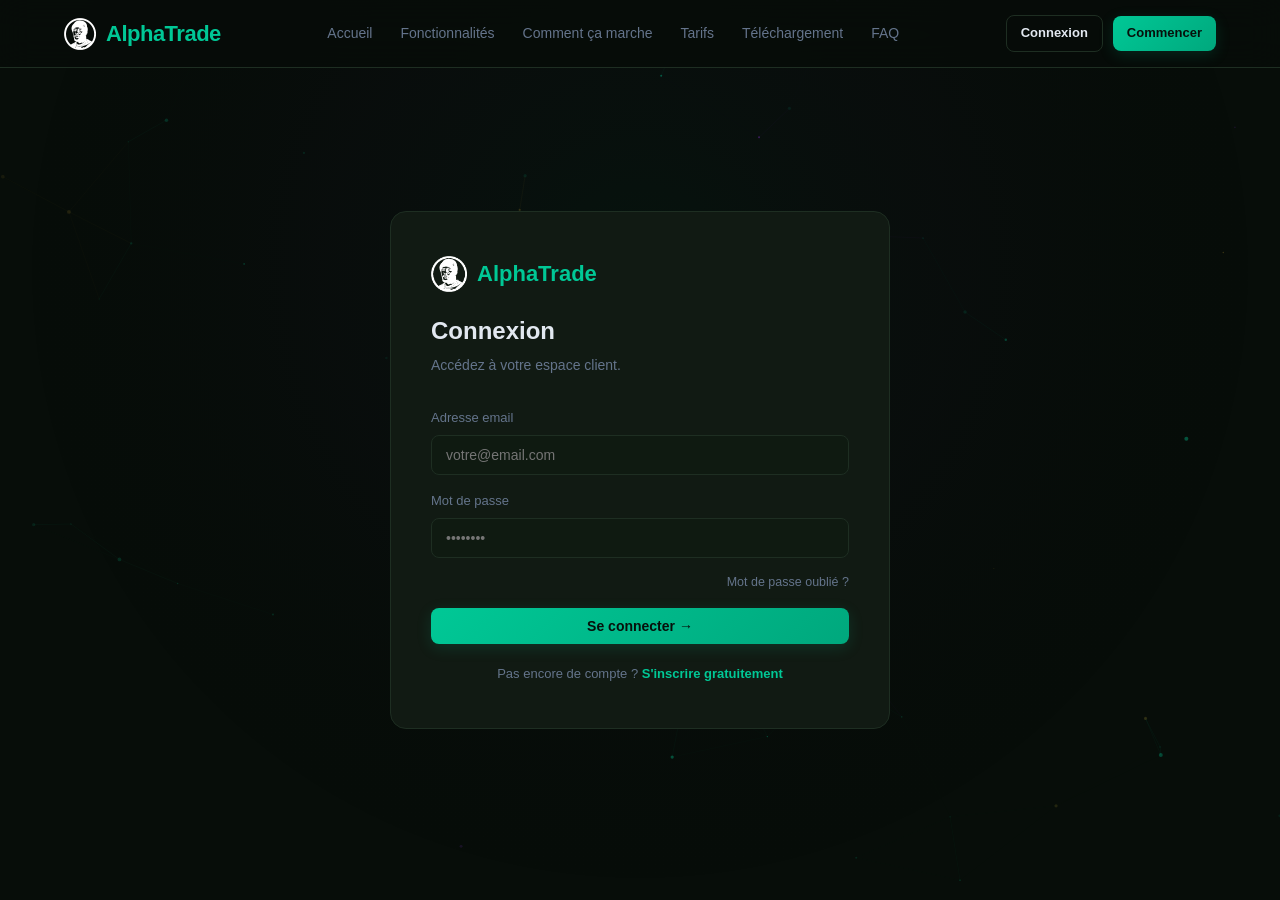
<file: paiement.html>
<!DOCTYPE html>
<html lang="fr">
<head>
<!-- Google tag (gtag.js) -->
<script async src="https://www.googletagmanager.com/gtag/js?id=G-JQR0P1GWEX"></script>
<script>
  window.dataLayer = window.dataLayer || [];
  function gtag(){dataLayer.push(arguments);}
  gtag('js', new Date());
  gtag('config', 'G-JQR0P1GWEX');
</script>
<meta charset="UTF-8">
<link rel="icon" type="image/png" href="assets/logo.png">
<link rel="apple-touch-icon" href="assets/logo.png">
<meta name="viewport" content="width=device-width, initial-scale=1.0">
<title>Paiement — AlphaTrade</title>
<link rel="stylesheet" href="css/style.css">
<style>
  .pay-page { min-height:100vh; display:flex; align-items:center; justify-content:center; padding:100px 20px 60px; }
  .pay-box { background:var(--card); border:1px solid var(--border); border-radius:16px; padding:40px; max-width:540px; width:100%; }
  .pay-box h2 { font-size:22px; margin-bottom:6px; }
  .pay-sub { color:var(--muted); font-size:14px; margin-bottom:28px; }
  .plan-summary { background:var(--bg); border:1px solid var(--border); border-radius:10px; padding:18px 20px; margin-bottom:28px; display:flex; justify-content:space-between; align-items:center; }
  .plan-name { font-size:16px; font-weight:700; text-transform:capitalize; }
  .plan-billing-txt { font-size:12px; color:var(--muted); margin-top:3px; }
  .plan-price { font-size:24px; font-weight:800; color:var(--green); }
  .section-title { font-size:12px; font-weight:600; color:var(--muted); letter-spacing:.06em; text-transform:uppercase; margin-bottom:12px; }
  .pay-methods { display:flex; flex-direction:column; gap:10px; margin-bottom:28px; }
  .pay-method { display:flex; align-items:center; gap:14px; padding:15px 18px; background:var(--bg); border:2px solid var(--border); border-radius:10px; cursor:pointer; transition:border-color .18s, background .18s; position:relative; }
  .pay-method:hover:not(.disabled) { border-color:var(--green); }
  .pay-method.selected { border-color:var(--green); background:rgba(0,200,150,.05); }
  .pay-method.disabled { cursor:not-allowed; opacity:.45; }
  .pay-icon { width:36px; height:36px; display:flex; align-items:center; justify-content:center; flex-shrink:0; color:var(--green); }
  .pay-method.disabled .pay-icon { color:var(--muted); }
  .pay-method-info { flex:1; }
  .pay-method-label { font-size:14px; font-weight:600; }
  .pay-method-desc { font-size:12px; color:var(--muted); margin-top:2px; }
  .pay-badge-soon { position:absolute; right:14px; top:50%; transform:translateY(-50%); font-size:10px; font-weight:700; background:rgba(100,116,139,.15); color:var(--muted); padding:3px 8px; border-radius:10px; letter-spacing:.04em; }
  .pay-radio { width:18px; height:18px; border-radius:50%; border:2px solid var(--border); flex-shrink:0; display:flex; align-items:center; justify-content:center; transition:border-color .18s, background .18s; }
  .pay-method.selected .pay-radio { border-color:var(--green); background:var(--green); }
  .pay-method.selected .pay-radio::after { content:''; width:7px; height:7px; border-radius:50%; background:#07100b; }
  .btn-pay { width:100%; padding:15px; font-size:15px; font-weight:700; background:var(--green); color:#07100b; border:none; border-radius:10px; cursor:pointer; transition:opacity .2s; margin-top:4px; }
  .btn-pay:hover:not(:disabled) { opacity:.85; }
  .btn-pay:disabled { opacity:.45; cursor:not-allowed; }
  .pay-note { font-size:12px; color:var(--muted); text-align:center; margin-top:14px; display:flex; align-items:center; justify-content:center; gap:6px; }
  .pay-back { display:inline-flex; align-items:center; gap:6px; margin-bottom:22px; color:var(--muted); font-size:13px; text-decoration:none; transition:color .15s; }
  .pay-back:hover { color:var(--green); }
  #payNotif { display:none; padding:12px 16px; border-radius:8px; margin-bottom:16px; font-size:14px; color:#fff; font-weight:500; }
  .stripe-logos { display:flex; align-items:center; gap:8px; margin-top:16px; justify-content:center; flex-wrap:wrap; }
  .card-logo { height:22px; background:rgba(255,255,255,.06); border:1px solid var(--border); border-radius:4px; padding:2px 8px; display:flex; align-items:center; font-size:11px; font-weight:700; color:var(--muted); letter-spacing:.03em; }

  .promo-label { font-size:11px; color:var(--muted); text-transform:uppercase; letter-spacing:.4px; display:block; margin-bottom:8px; }
  .promo-field-row { display:flex; gap:8px; }
  .promo-field-row input { flex:1; background:var(--bg); border:1px solid var(--border); border-radius:8px; padding:10px 14px; color:var(--text); font-size:13.5px; text-transform:uppercase; letter-spacing:1px; }
  .btn-apply { background:var(--green); color:#07100b; border:none; border-radius:8px; padding:0 18px; font-size:13px; font-weight:800; cursor:pointer; }
  .btn-apply:disabled { opacity:.5; cursor:not-allowed; }
  .promo-feedback { margin-top:10px; font-size:12.5px; padding:8px 12px; border-radius:8px; display:none; }
  .promo-feedback.ok { display:block; background:rgba(0,200,150,.1); color:var(--green); border:1px solid var(--green2,#00a87d); }
  .promo-feedback.err { display:block; background:rgba(220,38,38,.1); color:#f87171; border:1px solid rgba(220,38,38,.4); }
  .price-summary { margin-top:14px; background:var(--bg); border:1px solid var(--border); border-radius:10px; padding:16px; display:none; }
  .price-row { display:flex; justify-content:space-between; font-size:13px; padding:5px 0; }
  .price-row.total { border-top:1px solid var(--border); margin-top:6px; padding-top:10px; font-weight:800; font-size:15px; }
  .price-row .discount { color:var(--green); }
</style>
</head>
<body>

<nav class="nav" id="mainNav">
  <a href="index.html" class="nav-logo">
    <img src="assets/logo.png" alt="AlphaTrade" onerror="this.style.display='none'">
    AlphaTrade
  </a>
  <div class="nav-links"></div>
  <div class="nav-cta"></div>
</nav>

<div class="pay-page">
  <div class="pay-box">

    <a href="tarifs.html" class="pay-back">
      <svg width="16" height="16" viewBox="0 0 24 24" fill="none" stroke="currentColor" stroke-width="2" stroke-linecap="round" stroke-linejoin="round"><polyline points="15 18 9 12 15 6"/></svg>
      Retour aux forfaits
    </a>

    <h2>Finaliser votre abonnement</h2>
    <p class="pay-sub">Choisissez votre méthode de paiement pour activer votre forfait.</p>

    <div id="payNotif"></div>

    <!-- Résumé du forfait -->
    <div class="plan-summary">
      <div>
        <div class="plan-name" id="summaryPlan">—</div>
        <div class="plan-billing-txt" id="summaryBilling">—</div>
      </div>
      <div class="plan-price" id="summaryPrice">—</div>
    </div>

    <!-- Code promo -->
    <label class="promo-label">Code promo (optionnel)</label>
    <div class="promo-field-row">
      <input type="text" id="promoInput" placeholder="Entrez votre code">
      <button class="btn-apply" id="btnApplyPromo" onclick="applyPromo()">Appliquer</button>
    </div>
    <div class="promo-feedback" id="promoFeedback"></div>
    <div class="price-summary" id="priceSummary">
      <div class="price-row"><span id="priceRowBaseLabel">Forfait</span><span id="priceRowBase">—</span></div>
      <div class="price-row"><span id="priceRowDiscountLabel">Réduction</span><span class="discount" id="priceRowDiscount">—</span></div>
      <div class="price-row total"><span>Total à payer</span><span id="priceRowTotal">—</span></div>
    </div>

    <!-- Méthodes disponibles -->
    <div class="section-title">Méthode de paiement</div>
    <div class="pay-methods">

      <!-- Carte bancaire — ACTIVE via Stripe -->
      <div class="pay-method" id="method-card" onclick="selectMethod('card')">
        <div class="pay-icon">
          <svg width="26" height="26" viewBox="0 0 24 24" fill="none" stroke="currentColor" stroke-width="1.6" stroke-linecap="round" stroke-linejoin="round">
            <rect x="1" y="4" width="22" height="16" rx="2" ry="2"/>
            <line x1="1" y1="10" x2="23" y2="10"/>
          </svg>
        </div>
        <div class="pay-method-info">
          <div class="pay-method-label">Carte bancaire</div>
          <div class="pay-method-desc">Visa · Mastercard · American Express</div>
        </div>
        <div class="pay-radio"></div>
      </div>

      <!-- Interac — ACTIVE via Stripe (Canada) -->
      <div class="pay-method" id="method-interac" onclick="selectMethod('interac')">
        <div class="pay-icon">
          <svg width="26" height="26" viewBox="0 0 24 24" fill="none" stroke="currentColor" stroke-width="1.6" stroke-linecap="round" stroke-linejoin="round">
            <rect x="2" y="5" width="20" height="14" rx="2"/>
            <path d="M2 10h20"/>
            <path d="M6 15h2"/>
            <path d="M10 15h4"/>
          </svg>
        </div>
        <div class="pay-method-info">
          <div class="pay-method-label">Interac e-Transfer</div>
          <div class="pay-method-desc">Canada uniquement · Via Stripe</div>
        </div>
        <div class="pay-radio"></div>
      </div>

      <!-- Virement bancaire — ACTIVE via Stripe -->
      <div class="pay-method" id="method-transfer" onclick="selectMethod('transfer')">
        <div class="pay-icon">
          <svg width="26" height="26" viewBox="0 0 24 24" fill="none" stroke="currentColor" stroke-width="1.6" stroke-linecap="round" stroke-linejoin="round">
            <line x1="3" y1="22" x2="21" y2="22"/>
            <line x1="6" y1="18" x2="6" y2="11"/>
            <line x1="10" y1="18" x2="10" y2="11"/>
            <line x1="14" y1="18" x2="14" y2="11"/>
            <line x1="18" y1="18" x2="18" y2="11"/>
            <polygon points="12 2 20 7 4 7"/>
          </svg>
        </div>
        <div class="pay-method-info">
          <div class="pay-method-label">Virement bancaire</div>
          <div class="pay-method-desc">SEPA · ACH · Via Stripe</div>
        </div>
        <div class="pay-radio"></div>
      </div>

      <!-- PayPal — Bientôt disponible -->
      <div class="pay-method disabled">
        <div class="pay-icon">
          <svg width="26" height="26" viewBox="0 0 24 24" fill="none" stroke="currentColor" stroke-width="1.6" stroke-linecap="round" stroke-linejoin="round">
            <path d="M6.5 3h8.25C17.5 3 19 4.5 19 6.75c0 3-2.25 4.5-4.5 4.5H12l-1 5H7.5L6.5 3z"/>
            <path d="M4 10.5h7.25c2.75 0 4.25 1.5 4.25 3.75 0 3-2.25 4.5-4.5 4.5H8.5L7.25 24"/>
          </svg>
        </div>
        <div class="pay-method-info">
          <div class="pay-method-label">PayPal</div>
          <div class="pay-method-desc">Paiement via votre compte PayPal</div>
        </div>
        <span class="pay-badge-soon">Bientôt</span>
      </div>

      <!-- Cryptomonnaie — Bientôt disponible -->
      <div class="pay-method disabled">
        <div class="pay-icon">
          <svg width="26" height="26" viewBox="0 0 24 24" fill="none" stroke="currentColor" stroke-width="1.6" stroke-linecap="round" stroke-linejoin="round">
            <path d="M9.5 2h5c1.38 0 2.5 1.12 2.5 2.5S15.88 7 14.5 7h-5C8.12 7 7 5.88 7 4.5S8.12 2 9.5 2z"/>
            <path d="M9.5 7h6c1.66 0 3 1.34 3 3s-1.34 3-3 3h-6C8.12 13 7 11.88 7 10.5S8.12 7 9.5 7z"/>
            <line x1="10" y1="2" x2="10" y2="22"/>
            <line x1="14" y1="2" x2="14" y2="22"/>
            <line x1="7" y1="13" x2="7" y2="17"/>
            <path d="M7 17c0 1.66 1.34 3 3 3h4c1.66 0 3-1.34 3-3"/>
          </svg>
        </div>
        <div class="pay-method-info">
          <div class="pay-method-label">Cryptomonnaie</div>
          <div class="pay-method-desc">Bitcoin · Ethereum · USDT</div>
        </div>
        <span class="pay-badge-soon">Bientôt</span>
      </div>

      <!-- Orange Money / MTN — Bientôt disponible -->
      <div class="pay-method disabled">
        <div class="pay-icon">
          <svg width="26" height="26" viewBox="0 0 24 24" fill="none" stroke="currentColor" stroke-width="1.6" stroke-linecap="round" stroke-linejoin="round">
            <rect x="5" y="2" width="14" height="20" rx="2" ry="2"/>
            <line x1="12" y1="18" x2="12.01" y2="18"/>
          </svg>
        </div>
        <div class="pay-method-info">
          <div class="pay-method-label">Mobile Money</div>
          <div class="pay-method-desc">Orange Money · MTN Mobile Money</div>
        </div>
        <span class="pay-badge-soon">Bientôt</span>
      </div>

    </div>

    <button class="btn-pay" id="btnPay" onclick="submitPayment()" disabled>
      Procéder au paiement
    </button>

    <div class="pay-note">
      <svg width="13" height="13" viewBox="0 0 24 24" fill="none" stroke="currentColor" stroke-width="2.2" stroke-linecap="round" stroke-linejoin="round"><rect x="3" y="11" width="18" height="11" rx="2"/><path d="M7 11V7a5 5 0 0 1 10 0v4"/></svg>
      Paiement sécurisé par Stripe · Annulable à tout moment
    </div>

    <div class="stripe-logos">
      <div class="card-logo">VISA</div>
      <div class="card-logo">MASTERCARD</div>
      <div class="card-logo">AMEX</div>
      <div class="card-logo">INTERAC</div>
      <div class="card-logo">SEPA</div>
      <div class="card-logo">ACH</div>
    </div>

  </div>
</div>

<script src="js/api.js"></script>
<script>
const PRICES_DEFAULT = {
  monthly: { basique:'14.99 USD', starter:'29.99 USD', pro:'79.99 USD', elite:'299.99 USD', premium:'999.99 USD' },
  weekly:  { basique:'4.99 USD',  starter:'9.99 USD',  pro:'24.99 USD', elite:'99.99 USD',  premium:'299.99 USD' },
};
const PERIODS = { monthly:'Facturé mensuellement', weekly:'Facturé à la semaine' };

if (!getUser()) { window.location.href = 'connexion.html'; }

const params  = new URLSearchParams(window.location.search);
const plan    = params.get('plan')    || localStorage.getItem('at_pending_plan')    || 'pro';
const billing = params.get('billing') || localStorage.getItem('at_pending_billing') || 'monthly';
const priceFromURL = params.get('price');

document.getElementById('summaryPlan').textContent    = plan.charAt(0).toUpperCase() + plan.slice(1);
document.getElementById('summaryBilling').textContent = PERIODS[billing] || PERIODS.monthly;
// Priorité : prix passé dans l'URL (depuis tarifs.html) → pas de flash
let currentBasePrice = priceFromURL ? parseFloat(priceFromURL) : parseFloat((PRICES_DEFAULT[billing] || PRICES_DEFAULT.monthly)[plan]) || 0;
document.getElementById('summaryPrice').textContent = priceFromURL
  ? parseFloat(priceFromURL).toFixed(2) + ' USD'
  : (PRICES_DEFAULT[billing] || PRICES_DEFAULT.monthly)[plan] || '—';

// Mise à jour dynamique du prix depuis le backend
(async () => {
  try {
    const r = await fetch('https://web-production-9312ae.up.railway.app/public/forfaits', { signal: AbortSignal.timeout(5000) });
    if (r.ok) {
      const d = await r.json();
      const f = d.forfaits?.[plan];
      if (f) {
        const price = billing === 'weekly' ? f.price_weekly : f.price_monthly;
        currentBasePrice = price;
        document.getElementById('summaryPrice').textContent = price.toFixed(2) + ' USD';
        if (appliedPromoCode) applyPromo(true);
      }
    }
  } catch (_) {}
})();

let appliedPromoCode = null;

async function applyPromo(silent) {
  const input = document.getElementById('promoInput');
  const code = input.value.trim().toUpperCase();
  const feedback = document.getElementById('promoFeedback');
  const summary = document.getElementById('priceSummary');
  if (!code) return;
  const btn = document.getElementById('btnApplyPromo');
  if (!silent) { btn.disabled = true; btn.textContent = '...'; }
  try {
    const r = await fetch('https://web-production-9312ae.up.railway.app/public/promo-codes/validate', {
      method: 'POST',
      headers: { 'Content-Type': 'application/json' },
      body: JSON.stringify({ code, plan, billing }),
    });
    const data = await r.json();
    if (r.ok && data.valid) {
      appliedPromoCode = code;
      const base = currentBasePrice;
      const finalPrice = data.final_price;
      const discountAmount = (base - finalPrice);
      feedback.className = 'promo-feedback ok';
      feedback.textContent = `✓ Code appliqué : -${data.discount_pct}% sur votre paiement`;
      document.getElementById('priceRowBaseLabel').textContent = `Forfait ${plan.charAt(0).toUpperCase() + plan.slice(1)}`;
      document.getElementById('priceRowBase').textContent = base.toFixed(2) + ' $';
      document.getElementById('priceRowDiscountLabel').textContent = `Réduction (${code})`;
      document.getElementById('priceRowDiscount').textContent = '-' + discountAmount.toFixed(2) + ' $';
      document.getElementById('priceRowTotal').textContent = finalPrice.toFixed(2) + ' $';
      summary.style.display = 'block';
    } else {
      appliedPromoCode = null;
      summary.style.display = 'none';
      feedback.className = 'promo-feedback err';
      feedback.textContent = data.detail || 'Code promo invalide ou expiré.';
    }
  } catch (e) {
    appliedPromoCode = null;
    summary.style.display = 'none';
    feedback.className = 'promo-feedback err';
    feedback.textContent = 'Impossible de vérifier ce code pour le moment.';
  }
  if (!silent) { btn.disabled = false; btn.textContent = 'Appliquer'; }
}

let selectedMethod = null;

function selectMethod(method) {
  selectedMethod = method;
  document.querySelectorAll('.pay-method:not(.disabled)').forEach(el => el.classList.remove('selected'));
  const el = document.getElementById('method-' + method);
  if (el) el.classList.add('selected');
  document.getElementById('btnPay').disabled = false;
}

function payNotif(msg, color) {
  const el = document.getElementById('payNotif');
  el.textContent = msg;
  el.style.background = color === 'red' ? '#dc2626' : color === 'yellow' ? '#ca8a04' : '#16a34a';
  el.style.display = 'block';
  setTimeout(() => el.style.display = 'none', 5000);
}

async function submitPayment() {
  if (!selectedMethod) return;
  const btn = document.getElementById('btnPay');
  btn.disabled = true;
  btn.textContent = 'Connexion à Stripe…';
  try {
    const token = getToken();
    const r = await fetch('https://web-production-9312ae.up.railway.app/stripe/create-checkout', {
      method: 'POST',
      headers: { 'Content-Type': 'application/json', 'Authorization': 'Bearer ' + token },
      body: JSON.stringify({ plan: plan, billing: billing, promo_code: appliedPromoCode }),
    });
    const data = await r.json();
    if (r.ok && data.checkout_url) {
      localStorage.setItem('at_pending_plan', plan);
      localStorage.setItem('at_pending_billing', billing);
      window.location.href = data.checkout_url;
    } else {
      payNotif(data.detail || 'Erreur lors de la connexion à Stripe.', 'red');
      btn.disabled = false;
      btn.textContent = 'Procéder au paiement';
    }
  } catch(e) {
    payNotif('Impossible de contacter le serveur. Vérifiez votre connexion.', 'red');
    btn.disabled = false;
    btn.textContent = 'Procéder au paiement';
  }
}
</script>
<script src="js/nav.js"></script>
<script src="js/bg.js"></script>
</body>
</html>
</file>
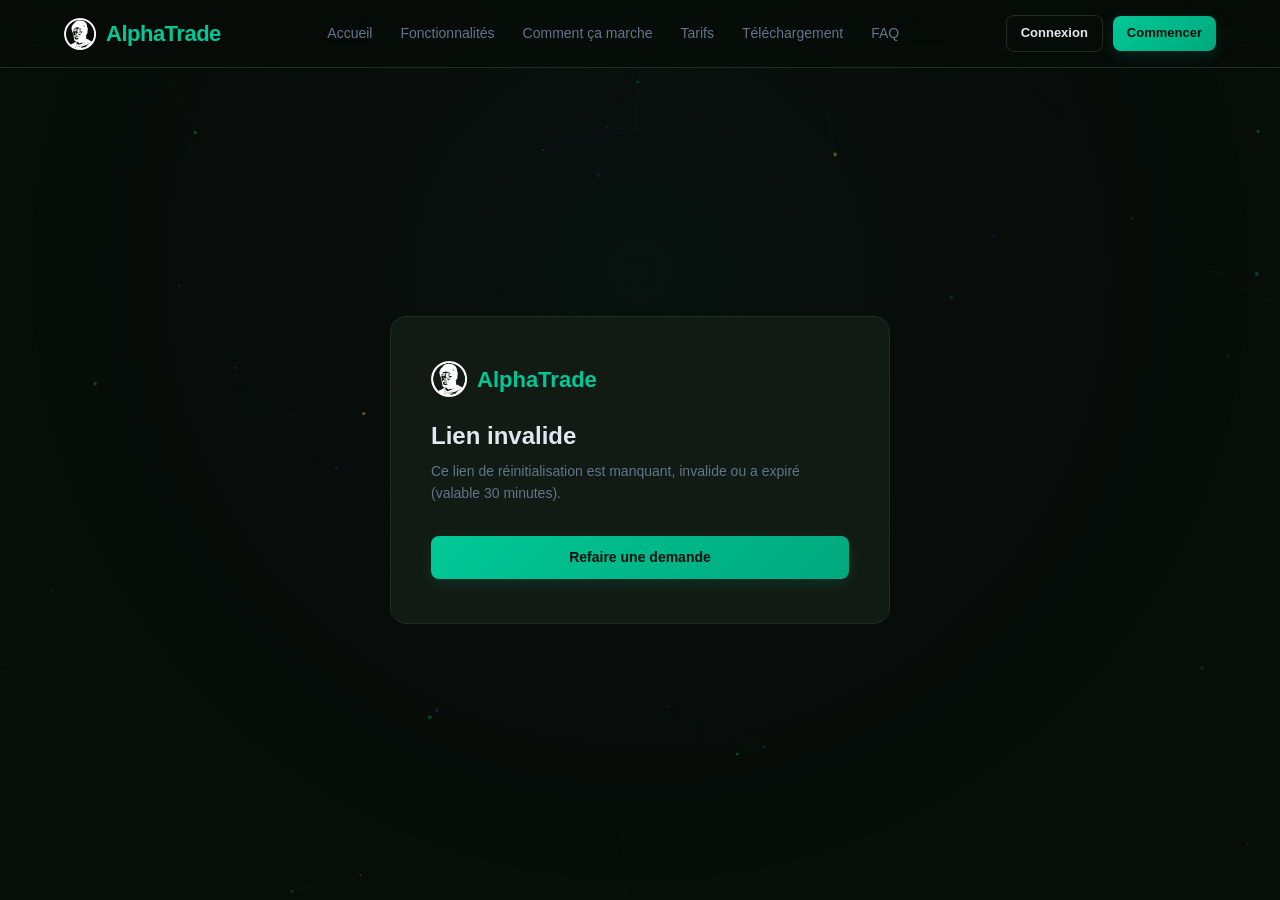
<file: reinitialiser-mot-de-passe.html>
<!DOCTYPE html>
<html lang="fr">
<head>
<!-- Google tag (gtag.js) -->
<script async src="https://www.googletagmanager.com/gtag/js?id=G-JQR0P1GWEX"></script>
<script>
  window.dataLayer = window.dataLayer || [];
  function gtag(){dataLayer.push(arguments);}
  gtag('js', new Date());
  gtag('config', 'G-JQR0P1GWEX');
</script>
<meta charset="UTF-8">
<link rel="icon" type="image/png" href="assets/logo.png">
<link rel="apple-touch-icon" href="assets/logo.png">
<meta name="viewport" content="width=device-width, initial-scale=1.0">
<title>Réinitialiser le mot de passe — AlphaTrade</title>
<link rel="stylesheet" href="css/style.css">
</head>
<body>

<nav class="nav" id="mainNav">
  <a href="index.html" class="nav-logo">
    <img src="assets/logo.png" alt="AlphaTrade" onerror="this.style.display='none'">
    AlphaTrade
  </a>
  <div class="nav-links"></div>
  <div class="nav-cta"></div>
</nav>

<div class="auth-page">
  <div class="auth-box" id="formBox">
    <div class="auth-logo">
      <img src="assets/logo.png" alt="" onerror="this.style.display='none'">
      <span>AlphaTrade</span>
    </div>
    <h1>Nouveau mot de passe</h1>
    <p class="sub">Choisissez un nouveau mot de passe pour votre compte.</p>

    <div class="form-group">
      <label class="form-label">Nouveau mot de passe</label>
      <input class="form-input" type="password" id="password" placeholder="Minimum 8 caractères" autocomplete="new-password">
    </div>
    <div class="form-group">
      <label class="form-label">Confirmer le mot de passe</label>
      <input class="form-input" type="password" id="password2" placeholder="Retaper le mot de passe" autocomplete="new-password">
    </div>

    <div class="form-error" id="errMsg"></div>

    <button class="btn btn-primary btn-full" style="margin-top:10px" id="btnReset" onclick="doReset()">
      Réinitialiser le mot de passe →
    </button>
  </div>

  <div class="auth-box" id="invalidBox" style="display:none">
    <div class="auth-logo">
      <img src="assets/logo.png" alt="" onerror="this.style.display='none'">
      <span>AlphaTrade</span>
    </div>
    <h1>Lien invalide</h1>
    <p class="sub">Ce lien de réinitialisation est manquant, invalide ou a expiré (valable 30 minutes).</p>
    <a class="btn btn-primary btn-full" href="mot-de-passe-oublie.html">Refaire une demande</a>
  </div>

  <div class="auth-box" id="doneBox" style="display:none">
    <div class="auth-logo">
      <img src="assets/logo.png" alt="" onerror="this.style.display='none'">
      <span>AlphaTrade</span>
    </div>
    <h1>Mot de passe changé</h1>
    <p class="sub">Votre mot de passe a été réinitialisé avec succès.</p>
    <a class="btn btn-primary btn-full" href="connexion.html">Se connecter →</a>
  </div>
</div>

<div id="notif"></div>
<script src="js/api.js"></script>
<script src="js/nav.js"></script>
<script>
const resetToken = new URLSearchParams(window.location.search).get('token');
if (!resetToken) {
  document.getElementById('formBox').style.display = 'none';
  document.getElementById('invalidBox').style.display = 'block';
}

document.addEventListener('keydown', e => { if (e.key === 'Enter') doReset(); });

async function doReset() {
  const password  = document.getElementById('password').value;
  const password2 = document.getElementById('password2').value;
  const errEl = document.getElementById('errMsg');
  const btn   = document.getElementById('btnReset');
  errEl.style.display = 'none';

  if (password.length < 8) {
    errEl.textContent = 'Le mot de passe doit faire au moins 8 caractères.';
    errEl.style.display = 'block'; return;
  }
  if (password !== password2) {
    errEl.textContent = 'Les mots de passe ne correspondent pas.';
    errEl.style.display = 'block'; return;
  }
  btn.disabled = true; btn.textContent = 'Réinitialisation…';
  try {
    await apiPost('/auth/reset-password', { token: resetToken, new_password: password });
    document.getElementById('formBox').style.display = 'none';
    document.getElementById('doneBox').style.display = 'block';
  } catch (e) {
    if (/invalide|expir/i.test(e.message)) {
      document.getElementById('formBox').style.display = 'none';
      document.getElementById('invalidBox').style.display = 'block';
    } else {
      errEl.textContent = e.message;
      errEl.style.display = 'block';
      btn.disabled = false; btn.textContent = 'Réinitialiser le mot de passe →';
    }
  }
}
</script>
<script src="js/bg.js"></script>
</body>
</html>
</file>
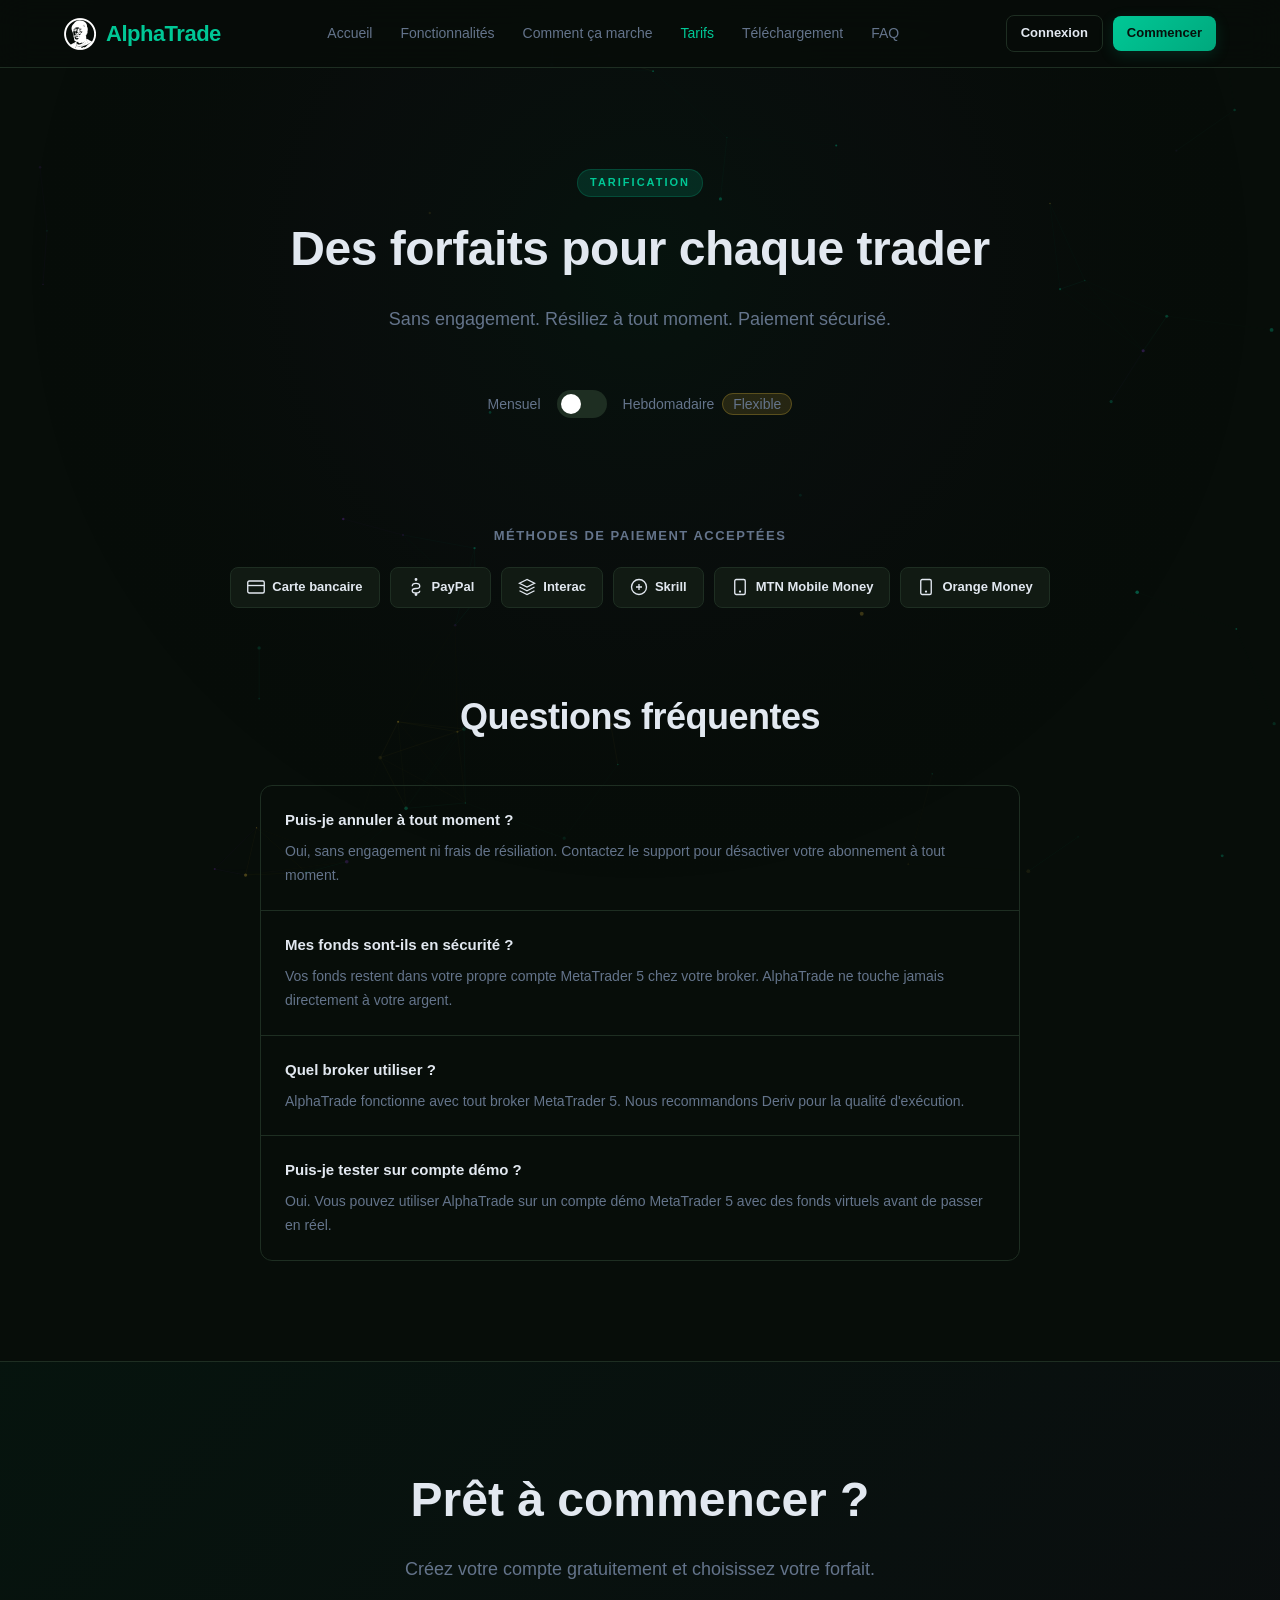
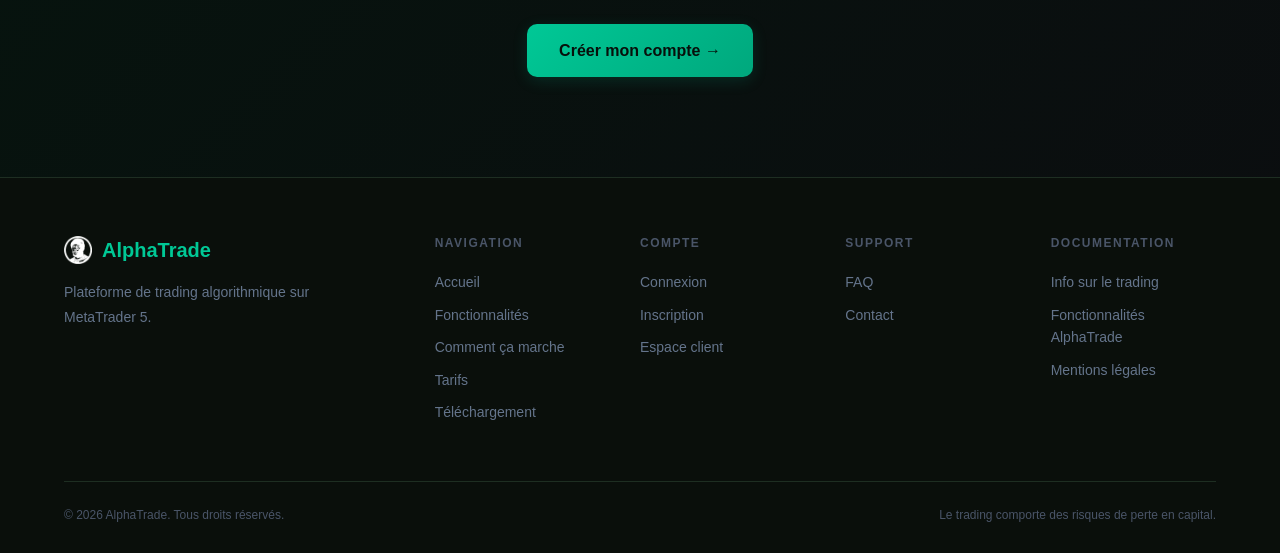
<file: tarifs.html>
<!DOCTYPE html>
<html lang="fr">
<head>
<!-- Google tag (gtag.js) -->
<script async src="https://www.googletagmanager.com/gtag/js?id=G-JQR0P1GWEX"></script>
<script>
  window.dataLayer = window.dataLayer || [];
  function gtag(){dataLayer.push(arguments);}
  gtag('js', new Date());
  gtag('config', 'G-JQR0P1GWEX');
</script>
<meta charset="UTF-8">
<link rel="icon" type="image/png" href="assets/logo.png">
<link rel="apple-touch-icon" href="assets/logo.png">
<meta name="viewport" content="width=device-width, initial-scale=1.0">
<title>Tarifs — AlphaTrade</title>
<link rel="stylesheet" href="css/style.css">
</head>
<body>

<nav class="nav" id="mainNav">
  <a href="index.html" class="nav-logo">
    <img src="assets/logo.png" alt="AlphaTrade" onerror="this.style.display='none'">
    AlphaTrade
  </a>
  <div class="nav-links"></div>
  <div class="nav-cta"></div>
</nav>

<div style="padding-top:68px">
  <section class="section section-center">
    <div class="container">
      <div class="section-label reveal">Tarification</div>
      <h2 class="reveal">Des forfaits pour chaque trader</h2>
      <p class="lead reveal">Sans engagement. Résiliez à tout moment. Paiement sécurisé.</p>

      <div class="pricing-toggle reveal">
        <span>Mensuel</span>
        <label class="toggle-wrap">
          <input type="checkbox" id="billingToggle" onchange="switchBilling()">
          <span class="toggle-track"></span>
        </label>
        <span>Hebdomadaire &nbsp;<span class="badge-save">Flexible</span></span>
      </div>

      <div class="pricing-grid pricing-grid-5 reveal" id="pricingGrid">
        <!-- Reconstruit entièrement par applyForfaitsToPage() depuis /public/forfaits (nom, badge, prix, capital, fonctionnalités, disponibilité).
             La classe pricing-grid-N (N = nombre de forfaits reçus) est appliquée dynamiquement pour garder une grille cohérente. -->
      </div>

      <!-- Paiements -->
      <div style="margin-top:56px" class="reveal">
        <div style="font-size:13px;color:var(--muted);text-transform:uppercase;letter-spacing:1.5px;font-weight:700;margin-bottom:20px">Méthodes de paiement acceptées</div>
        <div class="payment-methods">
          <div class="payment-chip">
            <svg viewBox="0 0 24 24" fill="none" stroke="currentColor" stroke-width="1.8"><rect x="1" y="4" width="22" height="16" rx="2"/><line x1="1" y1="10" x2="23" y2="10"/></svg>
            Carte bancaire
          </div>
          <div class="payment-chip">
            <svg viewBox="0 0 24 24" fill="none" stroke="currentColor" stroke-width="1.8"><path d="M7 11C7 6 17 6 17 11c0 2-2 3-5 3s-5 1-5 3c0 4 10 4 10 0"/><circle cx="12" cy="2" r="1"/><circle cx="12" cy="22" r="1"/></svg>
            PayPal
          </div>
          <div class="payment-chip">
            <svg viewBox="0 0 24 24" fill="none" stroke="currentColor" stroke-width="1.8"><path d="M12 2L2 7l10 5 10-5-10-5z"/><path d="M2 17l10 5 10-5M2 12l10 5 10-5"/></svg>
            Interac
          </div>
          <div class="payment-chip">
            <svg viewBox="0 0 24 24" fill="none" stroke="currentColor" stroke-width="1.8"><circle cx="12" cy="12" r="10"/><path d="M8 12h8M12 8v8"/></svg>
            Skrill
          </div>
          <div class="payment-chip">
            <svg viewBox="0 0 24 24" fill="none" stroke="currentColor" stroke-width="1.8"><rect x="5" y="2" width="14" height="20" rx="2"/><line x1="12" y1="18" x2="12" y2="18" stroke-linecap="round" stroke-width="3"/></svg>
            MTN Mobile Money
          </div>
          <div class="payment-chip">
            <svg viewBox="0 0 24 24" fill="none" stroke="currentColor" stroke-width="1.8"><rect x="5" y="2" width="14" height="20" rx="2"/><line x1="12" y1="18" x2="12" y2="18" stroke-linecap="round" stroke-width="3"/></svg>
            Orange Money
          </div>
        </div>
      </div>

      <!-- FAQ -->
      <div style="margin-top:80px;max-width:760px;margin-left:auto;margin-right:auto;text-align:left" id="faq">
        <h2 style="text-align:center;margin-bottom:40px;font-size:clamp(24px,3vw,36px)" class="reveal">Questions fréquentes</h2>
        <div style="border:1px solid var(--border);border-radius:12px;overflow:hidden" class="reveal">
          <div style="padding:22px 24px;border-bottom:1px solid var(--border)">
            <div style="font-weight:700;font-size:15px;margin-bottom:8px">Puis-je annuler à tout moment ?</div>
            <div style="color:var(--muted);font-size:14px;line-height:1.7">Oui, sans engagement ni frais de résiliation. Contactez le support pour désactiver votre abonnement à tout moment.</div>
          </div>
          <div style="padding:22px 24px;border-bottom:1px solid var(--border)">
            <div style="font-weight:700;font-size:15px;margin-bottom:8px">Mes fonds sont-ils en sécurité ?</div>
            <div style="color:var(--muted);font-size:14px;line-height:1.7">Vos fonds restent dans votre propre compte MetaTrader 5 chez votre broker. AlphaTrade ne touche jamais directement à votre argent.</div>
          </div>
          <div style="padding:22px 24px;border-bottom:1px solid var(--border)">
            <div style="font-weight:700;font-size:15px;margin-bottom:8px">Quel broker utiliser ?</div>
            <div style="color:var(--muted);font-size:14px;line-height:1.7">AlphaTrade fonctionne avec tout broker MetaTrader 5. Nous recommandons Deriv pour la qualité d'exécution.</div>
          </div>
          <div style="padding:22px 24px">
            <div style="font-weight:700;font-size:15px;margin-bottom:8px">Puis-je tester sur compte démo ?</div>
            <div style="color:var(--muted);font-size:14px;line-height:1.7">Oui. Vous pouvez utiliser AlphaTrade sur un compte démo MetaTrader 5 avec des fonds virtuels avant de passer en réel.</div>
          </div>
        </div>
      </div>
    </div>
  </section>
</div>

<section class="cta-section">
  <div class="container reveal">
    <h2>Prêt à commencer ?</h2>
    <p>Créez votre compte gratuitement et choisissez votre forfait.</p>
    <a href="inscription.html" class="btn btn-primary btn-lg">Créer mon compte →</a>
  </div>
</section>

<footer class="footer">
  <div class="container">
    <div class="footer-grid">
      <div>
        <div class="footer-logo">
          <img src="assets/logo.png" alt="Logo" onerror="this.style.display='none'">
          <span>AlphaTrade</span>
        </div>
        <p class="footer-desc">Plateforme de trading algorithmique sur MetaTrader 5.</p>
      </div>
      <div class="footer-col"><h4>Navigation</h4><a href="index.html">Accueil</a><a href="index.html#fonctionnalites">Fonctionnalités</a><a href="index.html#comment">Comment ça marche</a><a href="tarifs.html">Tarifs</a><a href="telechargement.html">Téléchargement</a></div>
      <div class="footer-col"><h4>Compte</h4><a href="connexion.html">Connexion</a><a href="inscription.html">Inscription</a><a href="espace-client.html">Espace client</a></div>
      <div class="footer-col"><h4>Support</h4><a href="index.html#faq">FAQ</a><a href="mailto:louismarieduchel@gmail.com">Contact</a></div>
      <div class="footer-col"><h4>Documentation</h4><a href="#" onclick="openModal('modal-trading');return false">Info sur le trading</a><a href="#" onclick="openModal('modal-fonctionnalites');return false">Fonctionnalités AlphaTrade</a><a href="#" onclick="openModal('modal-mentions');return false">Mentions légales</a></div>
    </div>
    <div class="footer-bottom"><span>© 2026 AlphaTrade. Tous droits réservés.</span><span>Le trading comporte des risques de perte en capital.</span></div>
  </div>
</footer>

<!-- MODALS DOCUMENTATION -->
<div id="modal-overlay" onclick="if(event.target===this)closeModal()" style="display:none;position:fixed;inset:0;background:rgba(0,0,0,0.75);z-index:9999;overflow-y:auto;padding:40px 20px">
  <div style="max-width:680px;margin:auto;background:var(--bg2);border:1px solid var(--border);border-radius:16px;padding:40px;position:relative">
    <button onclick="closeModal()" style="position:absolute;top:16px;right:20px;background:none;border:none;color:var(--muted);font-size:28px;cursor:pointer;line-height:1">×</button>
    <div id="modal-content"></div>
  </div>
</div>

<div id="notif"></div>
<script src="js/api.js"></script>
<script>
const MODALS = {
  'modal-trading': {
    title: 'Introduction au trading',
    body: `<p style="color:var(--muted);font-size:14px;line-height:1.8;margin-bottom:16px">Le trading est l'achat et la vente d'instruments financiers dans le but de réaliser un profit. AlphaTrade se concentre sur le marché Forex et l'or (XAUUSD).</p>
      <h3 style="font-size:15px;font-weight:700;margin:20px 0 8px;color:var(--green)">MetaTrader 5 (MT5)</h3>
      <p style="color:var(--muted);font-size:14px;line-height:1.8;margin-bottom:16px">AlphaTrade se connecte à votre compte MT5 pour passer des ordres automatiquement. Vos fonds restent toujours dans votre propre compte chez votre broker.</p>
      <h3 style="font-size:15px;font-weight:700;margin:20px 0 8px;color:var(--gold)">Avertissement sur les risques</h3>
      <p style="color:var(--muted);font-size:14px;line-height:1.8">Le trading comporte des risques importants de perte en capital. Les performances passées ne garantissent pas les résultats futurs. Ne tradez qu'avec des fonds que vous pouvez vous permettre de perdre.</p>`
  },
  'modal-fonctionnalites': {
    title: 'Fonctionnalités AlphaTrade v4.0',
    body: `<div style="display:flex;flex-direction:column;gap:14px">
        <div style="padding:16px;border:1px solid var(--border);border-radius:10px"><div style="font-weight:700;color:var(--green);margin-bottom:6px">Trading automatique 24/7</div><div style="font-size:13px;color:var(--muted)">Le bot surveille les marchés en continu et passe des ordres selon votre forfait, sans intervention manuelle. Indices synthétiques disponibles 24/7 y compris le week-end.</div></div>
        <div style="padding:16px;border:1px solid var(--border);border-radius:10px"><div style="font-weight:700;color:var(--green);margin-bottom:6px">Multi-symboles : Or &amp; Synthétiques</div><div style="font-size:13px;color:var(--muted)">XAUUSD (Or) et BOOM1000 (indice synthétique Deriv). Paramètres indépendants par symbole.</div></div>
        <div style="padding:16px;border:1px solid var(--border);border-radius:10px"><div style="font-weight:700;color:var(--green);margin-bottom:6px">Machine à états NORMAL / ALERTE / REBOND</div><div style="font-size:13px;color:var(--muted)">Gestion dynamique du risque : nouvelles entrées suspendues en état ALERTE, stratégie contra-tendance activée en état REBOND. Trailing stop en dollars configurable.</div></div>
        <div style="padding:16px;border:1px solid var(--border);border-radius:10px"><div style="font-weight:700;color:var(--green);margin-bottom:6px">Gestion du risque intégrée</div><div style="font-size:13px;color:var(--muted)">Limites de gains et pertes journalières, taille de lot contrôlée, renforts simultanés et tentatives de rebond plafonnés par cycle selon le forfait.</div></div>
        <div style="padding:16px;border:1px solid var(--border);border-radius:10px"><div style="font-weight:700;color:var(--green);margin-bottom:6px">Sessions de trading</div><div style="font-size:13px;color:var(--muted)">Starter : Londres. Pro : Londres + New York. Elite : 3 sessions + BOOM1000. Premium : Toutes sessions 24h/24 + indices synthétiques 24/7.</div></div>
        <div style="padding:16px;border:1px solid var(--border);border-radius:10px"><div style="font-weight:700;color:var(--gold);margin-bottom:6px">IA + Microstructure de marché (Elite & Premium)</div><div style="font-size:13px;color:var(--muted)">OFI et POC injectés dans le score IA. Suggestions automatiques d'optimisation des paramètres basées sur les conditions réelles de marché.</div></div>
      </div>`
  },
  'modal-mentions': {
    title: 'Mentions légales',
    body: `<h3 style="font-size:15px;font-weight:700;margin:0 0 12px;color:var(--green)">Éditeur</h3>
      <p style="color:var(--muted);font-size:14px;line-height:1.8;margin-bottom:16px">AlphaTrade est développé et distribué par Louis Duchel. Contact : <a href="mailto:louismarieduchel@gmail.com" style="color:var(--green)">louismarieduchel@gmail.com</a></p>
      <h3 style="font-size:15px;font-weight:700;margin:20px 0 12px;color:var(--green)">Limitation de responsabilité</h3>
      <p style="color:var(--muted);font-size:14px;line-height:1.8;margin-bottom:16px">AlphaTrade est un outil d'automatisation fourni à titre de service technologique. L'éditeur ne peut être tenu responsable des pertes financières résultant de son utilisation.</p>
      <h3 style="font-size:15px;font-weight:700;margin:20px 0 12px;color:var(--green)">Données personnelles</h3>
      <p style="color:var(--muted);font-size:14px;line-height:1.8;margin-bottom:16px">Les données collectées sont utilisées uniquement pour la gestion de votre compte. Elles ne sont pas cédées à des tiers. Vous disposez d'un droit d'accès, de rectification et de suppression.</p>
      <h3 style="font-size:15px;font-weight:700;margin:20px 0 12px;color:var(--green)">Propriété intellectuelle</h3>
      <p style="color:var(--muted);font-size:14px;line-height:1.8">Le logiciel AlphaTrade, son code et son logo sont protégés. Toute reproduction non autorisée est interdite. Version : Juin 2026.</p>`
  }
};
function openModal(id) {
  const m = MODALS[id];
  if (!m) return;
  document.getElementById('modal-content').innerHTML =
    `<h2 style="font-size:22px;font-weight:800;margin-bottom:24px;color:var(--green)">${m.title}</h2>${m.body}`;
  document.getElementById('modal-overlay').style.display = 'block';
  document.body.style.overflow = 'hidden';
}
function closeModal() {
  document.getElementById('modal-overlay').style.display = 'none';
  document.body.style.overflow = '';
}
document.addEventListener('keydown', e => { if (e.key === 'Escape') closeModal(); });
</script>
<script>
const API_URL = 'https://web-production-9312ae.up.railway.app';
const PERIODS = { monthly: 'Facturé mensuellement', weekly: 'Facturé à la semaine' };
let billing = 'monthly';

// Prix chargés depuis le cache localStorage (mise à jour à chaque fetch réussi)
let forfaitsData = {};
try {
  const _c = localStorage.getItem('at_forfaits_cache');
  if (_c) forfaitsData = JSON.parse(_c);
} catch (_) {}
if (Object.keys(forfaitsData).length) applyForfaitsToPage();

function formatPrice(amount, period) {
  const parts = Number(amount).toFixed(2).split('.');
  const suffix = period === 'weekly' ? ' $/sem' : ' $/mois';
  return `${parts[0]}<span>.${parts[1]}${suffix}</span>`;
}

function escapeHtml(str) {
  return String(str == null ? '' : str).replace(/[&<>"']/g, c => ({ '&': '&amp;', '<': '&lt;', '>': '&gt;', '"': '&quot;', "'": '&#39;' }[c]));
}

// Refonte du 17/07/2026 (demande de Louis) : la carte entière (nom, badge,
// prix, capital, liste de fonctionnalités, statut disponible/indisponible)
// est reconstruite depuis /public/forfaits — avant, seuls 4 champs
// numériques étaient patchés dans du HTML fixe à 5 forfaits.
function applyForfaitsToPage() {
  const grid = document.getElementById('pricingGrid');
  if (!grid) return;
  const plans = Object.entries(forfaitsData).sort((a, b) => (a[1].price_monthly || 0) - (b[1].price_monthly || 0));
  if (!plans.length) return;
  // 05/08/2026 -- grille dynamique selon le nombre réel de forfaits (5 aujourd'hui,
  // 6 avec AlphaTrade Global) : évite une rangée pleine au-dessus d'une rangée
  // quasi-vide (voir .pricing-grid-6 dans style.css).
  // Fix (05/08/2026, trouvé par Louis en direct : "je vois trois cartes après
  // ça disparaît") : `grid.className = '...'` écrasait TOUTE la liste de
  // classes, y compris `visible` — ajoutée une seule fois par l'observer de
  // scroll-reveal (js/bg.js) et jamais réappliquée si l'élément ne quitte pas
  // le viewport. Le premier rendu (cache localStorage) gardait `visible` et
  // s'affichait ; le second rendu (après le vrai fetch, ou le refresh toutes
  // les 60s) écrasait le className et rendait la grille invisible pour de
  // bon (opacity:0, voir .reveal dans style.css) sans jamais la retoucher.
  // classList.remove/add ne touche que la classe pricing-grid-N, jamais les
  // autres.
  grid.classList.remove(...[...grid.classList].filter(c => /^pricing-grid-\d+$/.test(c)));
  grid.classList.add('pricing-grid-' + plans.length);
  grid.innerHTML = plans.map(([key, f]) => {
    const available = f.available !== false;
    const features = f.features || [];
    const price = billing === 'weekly' ? f.price_weekly : f.price_monthly;
    // 05/08/2026 -- couleur de badge choisissable depuis l'Admin (demande de
    // Louis) -- sans badge_color défini, comportement d'origine inchangé
    // (dégradé vert fixe, voir .pricing-badge dans style.css).
    const badgeColorStyle = f.badge_color ? ` style="background:${escapeHtml(f.badge_color)}"` : '';
    const badgeHtml = !available
      ? `<div class="pricing-badge unavailable-badge">BIENTÔT DISPONIBLE</div>`
      : (f.badge ? `<div class="pricing-badge"${badgeColorStyle}>${escapeHtml(f.badge)}</div>` : '');
    // 07/08/2026 (demande de Louis) : la couleur choisie ne doit plus
    // teinter QUE le badge -- toute la carte (bordure, fond, lueur derrière)
    // doit suivre, via la variable CSS --card-accent (voir .pricing-card.has-badge
    // dans style.css). Sans badge_color, comportement d'origine inchangé (vert).
    const cardAccentStyle = f.badge_color ? ` style="--card-accent:${escapeHtml(f.badge_color)}"` : '';
    const featuresHtml = features.map(feat =>
      `<li class="${feat.active ? 'active' : ''}"><span class="${feat.active ? 'check' : 'cross'}">${feat.active ? '✓' : '✗'}</span> ${escapeHtml(feat.text)}</li>`
    ).join('');
    const ctaHtml = available
      ? `<a href="#" class="btn btn-outline btn-full" onclick="choosePlan('${key}')">Choisir ${escapeHtml(f.name)}</a>`
      : `<span class="btn-disabled">Bientôt disponible</span>`;
    return `
      <div class="pricing-card ${available ? '' : 'unavailable'} ${available && f.badge ? 'has-badge' : ''}" data-plan="${key}"${available && f.badge ? cardAccentStyle : ''}>
        ${badgeHtml}
        <div class="plan-name">${escapeHtml(f.name)}</div>
        <div class="plan-price">${available ? formatPrice(price, billing) : 'Indisponible'}</div>
        <div class="plan-period">${available ? PERIODS[billing] : 'En attente de lancement'}</div>
        <div class="plan-capital"><strong>Capital minimum : ${Number(f.capital_min || 0).toLocaleString('fr-FR')} $</strong></div>
        <ul class="plan-features">
          ${f.lot_max > 0 ? `<li class="active"><span class="check">✓</span> Lot max : ${f.lot_max}</li>` : ''}
          ${f.max_positions > 0 ? `<li class="active"><span class="check">✓</span> Max ${f.max_positions} position${f.max_positions > 1 ? 's' : ''} simultanée${f.max_positions > 1 ? 's' : ''}</li>` : ''}
          ${featuresHtml}
        </ul>
        ${ctaHtml}
      </div>`;
  }).join('');
}

async function loadForfaits() {
  try {
    const r = await fetch(`${API_URL}/public/forfaits`, { signal: AbortSignal.timeout(5000) });
    if (r.ok) {
      const d = await r.json();
      if (d.forfaits && Object.keys(d.forfaits).length) {
        forfaitsData = d.forfaits;
        try { localStorage.setItem('at_forfaits_cache', JSON.stringify(forfaitsData)); } catch (_) {}
      }
    }
  } catch (_) {}
  applyForfaitsToPage();
}

window.addEventListener('DOMContentLoaded', () => {
  loadForfaits();
  setInterval(loadForfaits, 60000);
  const params = new URLSearchParams(window.location.search);
  const plan = params.get('plan');
  if (plan) {
    const el = document.querySelector(`[onclick="choosePlan('${plan}')"]`);
    if (el) el.closest('.pricing-card').style.outline = '2px solid var(--green)';
  }
});

function switchBilling() {
  billing = document.getElementById('billingToggle').checked ? 'weekly' : 'monthly';
  applyForfaitsToPage();
}

function choosePlan(plan) {
  const f = forfaitsData[plan];
  if (f && f.available === false) return;
  const user = getUser();
  if (!user) { window.location.href = 'inscription.html?plan=' + plan; return; }
  localStorage.setItem('at_pending_plan', plan);
  localStorage.setItem('at_pending_billing', billing);
  const price = f ? (billing === 'weekly' ? f.price_weekly : f.price_monthly) : null;
  let url = 'paiement.html?plan=' + plan + '&billing=' + billing;
  if (price) url += '&price=' + price;
  window.location.href = url;
}
</script>
<script src="js/nav.js"></script>
<script src="js/bg.js"></script>
</body>
</html>
</file>
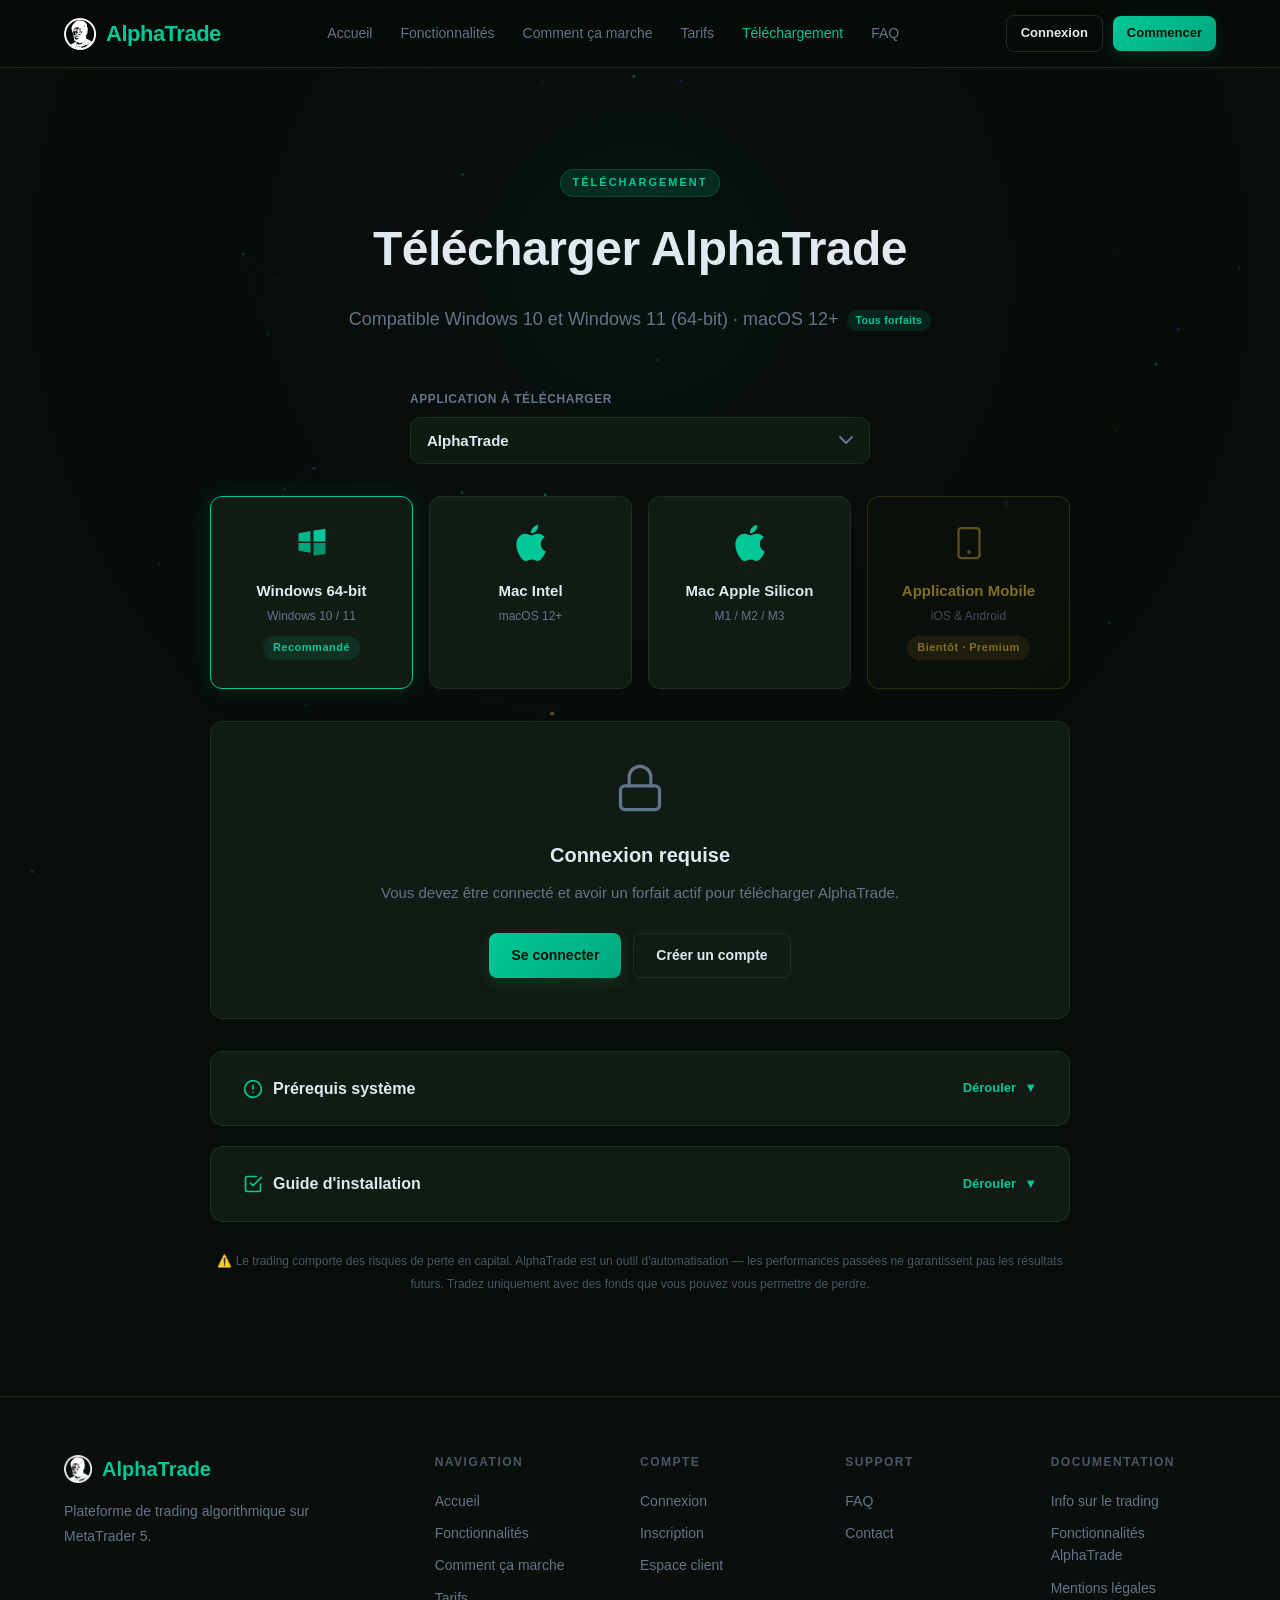
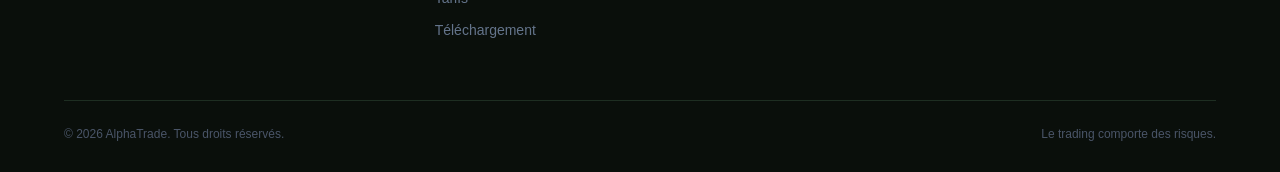
<file: telechargement.html>
<!DOCTYPE html>
<html lang="fr">
<head>
<!-- Google tag (gtag.js) -->
<script async src="https://www.googletagmanager.com/gtag/js?id=G-JQR0P1GWEX"></script>
<script>
  window.dataLayer = window.dataLayer || [];
  function gtag(){dataLayer.push(arguments);}
  gtag('js', new Date());
  gtag('config', 'G-JQR0P1GWEX');
</script>
<meta charset="UTF-8">
<link rel="icon" type="image/png" href="assets/logo.png">
<link rel="apple-touch-icon" href="assets/logo.png">
<meta name="viewport" content="width=device-width, initial-scale=1.0">
<title>Téléchargement — AlphaTrade</title>
<link rel="stylesheet" href="css/style.css">
<style>
/* Sélecteur d'application unifié (remplace les 3 blocs séparés AlphaTrade/KB1000/Global) */
.app-select-wrap { max-width: 460px; margin: 0 auto 32px; text-align: left; }
.app-select-label { display: block; font-size: 12px; color: var(--muted); margin-bottom: 8px; font-weight: 600; text-transform: uppercase; letter-spacing: .6px; }
.app-select {
  width: 100%; padding: 14px 16px; background: var(--input, #0f1a11); border: 1px solid var(--border);
  border-radius: 10px; color: var(--text); font-size: 15px; font-weight: 600; outline: none;
  cursor: pointer; appearance: none; -webkit-appearance: none;
  background-image: url("data:image/svg+xml,%3Csvg xmlns='http://www.w3.org/2000/svg' width='14' height='9'%3E%3Cpath d='M1 1l6 6 6-6' stroke='%2364748b' stroke-width='2' fill='none' stroke-linecap='round' stroke-linejoin='round'/%3E%3C/svg%3E");
  background-repeat: no-repeat; background-position: right 16px center; padding-right: 40px;
  transition: border-color .2s;
}
.app-select:focus { border-color: var(--green); box-shadow: 0 0 0 3px rgba(0,200,150,0.1); }
.app-select option { background: var(--card); color: var(--text); }
.plan-pill { display: inline-block; font-size: 10.5px; font-weight: 700; letter-spacing: .3px; padding: 2px 9px; border-radius: 20px; margin-left: 8px; vertical-align: middle; }
.plan-pill.pp-any     { background: rgba(0,200,150,.12); color: var(--green); }
.plan-pill.pp-basique { background: rgba(56,189,248,.14); color: #38bdf8; }
.plan-pill.pp-global  { background: rgba(123,47,190,.14); color: #9B4FDE; }
</style>
</head>
<body>

<nav class="nav" id="mainNav">
  <a href="index.html" class="nav-logo">
    <img src="assets/logo.png" alt="AlphaTrade" onerror="this.style.display='none'">
    AlphaTrade
  </a>
  <div class="nav-links"></div>
  <div class="nav-cta"></div>
</nav>

<div style="padding-top:68px;min-height:100vh">
  <section class="section section-center">
    <div class="container" style="max-width:860px">
      <div class="section-label reveal">Téléchargement</div>
      <h2 class="reveal" id="pageTitle">Télécharger AlphaTrade</h2>
      <p class="lead reveal" id="pageLead">Compatible Windows 10 et Windows 11 (64-bit)</p>

      <!-- Sélecteur d'application -->
      <div class="app-select-wrap reveal">
        <label class="app-select-label" for="appSelect">Application à télécharger</label>
        <select id="appSelect" class="app-select" onchange="onAppChange(this.value)"></select>
      </div>

      <!-- Cartes OS — disponibilité recalculée selon l'app choisie -->
      <div class="reveal" style="margin-bottom:32px">
        <div style="display:grid;grid-template-columns:repeat(auto-fit,minmax(155px,1fr));gap:16px;max-width:900px;margin:0 auto" id="osGrid"></div>
      </div>

      <!-- Zone dynamique unique (connexion requise / forfait expiré / mauvais forfait / prêt) -->
      <div id="mainZone" class="reveal"></div>

      <!-- Prérequis -->
      <div style="background:var(--card);border:1px solid var(--border);border-radius:12px;overflow:hidden;margin-top:32px;text-align:left" class="reveal">
        <div style="padding:24px 32px;display:flex;align-items:center;justify-content:space-between;cursor:pointer" onclick="toggleSection('prereqs')">
          <h3 style="font-size:16px;font-weight:700;margin:0;display:flex;align-items:center;gap:10px">
            <svg width="20" height="20" viewBox="0 0 24 24" fill="none" stroke="var(--green)" stroke-width="2" stroke-linecap="round" stroke-linejoin="round"><circle cx="12" cy="12" r="10"/><line x1="12" y1="8" x2="12" y2="12"/><line x1="12" y1="16" x2="12.01" y2="16"/></svg>
            Prérequis système
          </h3>
          <div id="prereqs-toggle" style="display:flex;align-items:center;gap:8px;font-size:13px;color:var(--green);font-weight:600">
            <span id="prereqs-label">Dérouler</span>
            <span id="prereqs-arrow" style="transition:transform .3s;display:inline-block">▼</span>
          </div>
        </div>
        <div id="prereqs" style="display:none;padding:0 32px 28px">
          <div style="display:grid;grid-template-columns:1fr 1fr;gap:12px">
            <div style="padding:14px;background:var(--bg);border-radius:8px;border:1px solid var(--border)">
              <div style="font-size:12px;color:var(--muted);margin-bottom:4px">Système d'exploitation</div>
              <div style="font-size:14px;font-weight:600">Windows 10 / 11 (64-bit)</div>
            </div>
            <div style="padding:14px;background:var(--bg);border-radius:8px;border:1px solid var(--border)">
              <div style="font-size:12px;color:var(--muted);margin-bottom:4px">Plateforme de trading</div>
              <div style="font-size:14px;font-weight:600">MetaTrader 5 (version récente)</div>
            </div>
            <div style="padding:14px;background:var(--bg);border-radius:8px;border:1px solid var(--border)">
              <div style="font-size:12px;color:var(--muted);margin-bottom:4px">Connexion internet</div>
              <div style="font-size:14px;font-weight:600">Requise en permanence</div>
            </div>
            <div style="padding:14px;background:var(--bg);border-radius:8px;border:1px solid var(--border)">
              <div style="font-size:12px;color:var(--muted);margin-bottom:4px">Python</div>
              <div style="font-size:14px;font-weight:600">Inclus dans l'installeur</div>
            </div>
          </div>
        </div>
      </div>

      <!-- Guide d'installation -->
      <div style="background:var(--card);border:1px solid var(--border);border-radius:12px;overflow:hidden;margin-top:20px;text-align:left" class="reveal">
        <div style="padding:24px 32px;display:flex;align-items:center;justify-content:space-between;cursor:pointer" onclick="toggleSection('guide')">
          <h3 style="font-size:16px;font-weight:700;margin:0;display:flex;align-items:center;gap:10px">
            <svg width="20" height="20" viewBox="0 0 24 24" fill="none" stroke="var(--green)" stroke-width="2" stroke-linecap="round" stroke-linejoin="round"><polyline points="9 11 12 14 22 4"/><path d="M21 12v7a2 2 0 0 1-2 2H5a2 2 0 0 1-2-2V5a2 2 0 0 1 2-2h11"/></svg>
            Guide d'installation
          </h3>
          <div style="display:flex;align-items:center;gap:8px;font-size:13px;color:var(--green);font-weight:600">
            <span id="guide-label">Dérouler</span>
            <span id="guide-arrow" style="transition:transform .3s;display:inline-block">▼</span>
          </div>
        </div>
        <div id="guide" style="display:none;padding:0 32px 28px">
          <div style="display:flex;flex-direction:column;gap:10px">
            <div style="display:flex;gap:14px;align-items:center;padding:14px;background:var(--bg);border-radius:8px;border:1px solid var(--border)">
              <div style="width:28px;height:28px;background:linear-gradient(135deg,var(--green),var(--green2));border-radius:50%;display:flex;align-items:center;justify-content:center;font-size:13px;font-weight:800;color:#07100b;flex-shrink:0">1</div>
              <div style="font-size:14px">Téléchargez le fichier d'installation ci-dessus</div>
            </div>
            <div style="display:flex;gap:14px;align-items:center;padding:14px;background:var(--bg);border-radius:8px;border:1px solid var(--border)">
              <div style="width:28px;height:28px;background:linear-gradient(135deg,var(--green),var(--green2));border-radius:50%;display:flex;align-items:center;justify-content:center;font-size:13px;font-weight:800;color:#07100b;flex-shrink:0">2</div>
              <div style="font-size:14px">Double-cliquez sur le fichier et suivez les étapes d'installation</div>
            </div>
            <div style="display:flex;gap:14px;align-items:center;padding:14px;background:var(--bg);border-radius:8px;border:1px solid var(--border)">
              <div style="width:28px;height:28px;background:linear-gradient(135deg,var(--green),var(--green2));border-radius:50%;display:flex;align-items:center;justify-content:center;font-size:13px;font-weight:800;color:#07100b;flex-shrink:0">3</div>
              <div style="font-size:14px">Lancez l'application depuis le raccourci sur le bureau</div>
            </div>
            <div style="display:flex;gap:14px;align-items:center;padding:14px;background:var(--bg);border-radius:8px;border:1px solid var(--border)">
              <div style="width:28px;height:28px;background:linear-gradient(135deg,var(--green),var(--green2));border-radius:50%;display:flex;align-items:center;justify-content:center;font-size:13px;font-weight:800;color:#07100b;flex-shrink:0">4</div>
              <div style="font-size:14px">Connectez-vous avec votre compte AlphaTrade — MetaTrader 5 se lance <strong>automatiquement</strong></div>
            </div>
          </div>
        </div>
      </div>

      <p style="color:var(--muted2);font-size:12px;margin-top:28px;line-height:1.9" class="reveal">
        ⚠️ Le trading comporte des risques de perte en capital. AlphaTrade est un outil d'automatisation —
        les performances passées ne garantissent pas les résultats futurs.
        Tradez uniquement avec des fonds que vous pouvez vous permettre de perdre.
      </p>
    </div>
  </section>
</div>

<footer class="footer">
  <div class="container">
    <div class="footer-grid">
      <div>
        <div class="footer-logo"><img src="assets/logo.png" alt="Logo" onerror="this.style.display='none'"><span>AlphaTrade</span></div>
        <p class="footer-desc">Plateforme de trading algorithmique sur MetaTrader 5.</p>
      </div>
      <div class="footer-col"><h4>Navigation</h4><a href="index.html">Accueil</a><a href="index.html#fonctionnalites">Fonctionnalités</a><a href="index.html#comment">Comment ça marche</a><a href="tarifs.html">Tarifs</a><a href="telechargement.html">Téléchargement</a></div>
      <div class="footer-col"><h4>Compte</h4><a href="connexion.html">Connexion</a><a href="inscription.html">Inscription</a><a href="espace-client.html">Espace client</a></div>
      <div class="footer-col"><h4>Support</h4><a href="index.html#faq">FAQ</a><a href="mailto:louismarieduchel@gmail.com">Contact</a></div>
      <div class="footer-col"><h4>Documentation</h4><a href="#" onclick="openModal('modal-trading');return false">Info sur le trading</a><a href="#" onclick="openModal('modal-fonctionnalites');return false">Fonctionnalités AlphaTrade</a><a href="#" onclick="openModal('modal-mentions');return false">Mentions légales</a></div>
    </div>
    <div class="footer-bottom"><span>© 2026 AlphaTrade. Tous droits réservés.</span><span>Le trading comporte des risques.</span></div>
  </div>
</footer>

<!-- MODALS DOCUMENTATION -->
<div id="modal-overlay" onclick="if(event.target===this)closeModal()" style="display:none;position:fixed;inset:0;background:rgba(0,0,0,0.75);z-index:9999;overflow-y:auto;padding:40px 20px">
  <div style="max-width:680px;margin:auto;background:var(--bg2);border:1px solid var(--border);border-radius:16px;padding:40px;position:relative">
    <button onclick="closeModal()" style="position:absolute;top:16px;right:20px;background:none;border:none;color:var(--muted);font-size:28px;cursor:pointer;line-height:1">×</button>
    <div id="modal-content"></div>
  </div>
</div>

<div id="notif"></div>
<script src="js/api.js"></script>
<script>
const MODALS = {
  'modal-trading': {
    title: 'Introduction au trading',
    body: `<p style="color:var(--muted);font-size:14px;line-height:1.8;margin-bottom:16px">Le trading est l'achat et la vente d'instruments financiers dans le but de réaliser un profit. AlphaTrade couvre le marché Forex, l'or (XAUUSD) et les indices synthétiques Deriv (BOOM1000).</p>
      <h3 style="font-size:15px;font-weight:700;margin:20px 0 8px;color:var(--green)">MetaTrader 5 (MT5)</h3>
      <p style="color:var(--muted);font-size:14px;line-height:1.8;margin-bottom:16px">AlphaTrade se connecte à votre compte MT5 pour passer des ordres automatiquement. Vos fonds restent toujours dans votre propre compte chez votre broker. BOOM1000 est disponible via les comptes Deriv CFDs Standard sur MT5.</p>
      <h3 style="font-size:15px;font-weight:700;margin:20px 0 8px;color:var(--gold)">Avertissement sur les risques</h3>
      <p style="color:var(--muted);font-size:14px;line-height:1.8">Le trading comporte des risques importants de perte en capital. Ne tradez qu'avec des fonds que vous pouvez vous permettre de perdre.</p>`
  },
  'modal-fonctionnalites': {
    title: 'Fonctionnalités AlphaTrade v4.0',
    body: `<div style="display:flex;flex-direction:column;gap:14px">
        <div style="padding:16px;border:1px solid var(--border);border-radius:10px"><div style="font-weight:700;color:var(--green);margin-bottom:6px">Trading automatique 24/7</div><div style="font-size:13px;color:var(--muted)">Le bot surveille les marchés en continu et passe des ordres selon votre forfait, sans intervention manuelle. BOOM1000 (indice synthétique) disponible même le week-end.</div></div>
        <div style="padding:16px;border:1px solid var(--border);border-radius:10px"><div style="font-weight:700;color:var(--green);margin-bottom:6px">Multi-symboles : Or &amp; Synthétiques</div><div style="font-size:13px;color:var(--muted)">XAUUSD (Or) et BOOM1000 (indice synthétique Deriv). Paramètres indépendants par symbole.</div></div>
        <div style="padding:16px;border:1px solid var(--border);border-radius:10px"><div style="font-weight:700;color:var(--green);margin-bottom:6px">Machine à états NORMAL / ALERTE / REBOND</div><div style="font-size:13px;color:var(--muted)">Gestion dynamique du risque : nouvelles entrées suspendues en ALERTE, stratégie contra-tendance en REBOND. Trailing stop en dollars configurable.</div></div>
        <div style="padding:16px;border:1px solid var(--border);border-radius:10px"><div style="font-weight:700;color:var(--green);margin-bottom:6px">Gestion du risque intégrée</div><div style="font-size:13px;color:var(--muted)">Limites de gains et pertes journalières, taille de lot contrôlée, renforts simultanés et tentatives de rebond plafonnés par cycle selon le forfait.</div></div>
        <div style="padding:16px;border:1px solid var(--border);border-radius:10px"><div style="font-weight:700;color:var(--green);margin-bottom:6px">Sessions de trading</div><div style="font-size:13px;color:var(--muted)">Starter : Londres. Pro : Londres + New York. Elite : 3 sessions + BOOM1000. Premium : Toutes sessions 24h/24 + indices synthétiques 24/7.</div></div>
        <div style="padding:16px;border:1px solid var(--border);border-radius:10px"><div style="font-weight:700;color:var(--gold);margin-bottom:6px">IA + Microstructure de marché (Elite & Premium)</div><div style="font-size:13px;color:var(--muted)">OFI et POC injectés dans le score IA. Suggestions automatiques d'optimisation basées sur les conditions réelles de marché.</div></div>
      </div>`
  },
  'modal-mentions': {
    title: 'Mentions légales',
    body: `<h3 style="font-size:15px;font-weight:700;margin:0 0 12px;color:var(--green)">Éditeur</h3>
      <p style="color:var(--muted);font-size:14px;line-height:1.8;margin-bottom:16px">AlphaTrade est développé et distribué par Louis Duchel. Contact : <a href="mailto:louismarieduchel@gmail.com" style="color:var(--green)">louismarieduchel@gmail.com</a></p>
      <h3 style="font-size:15px;font-weight:700;margin:20px 0 12px;color:var(--green)">Limitation de responsabilité</h3>
      <p style="color:var(--muted);font-size:14px;line-height:1.8;margin-bottom:16px">AlphaTrade est un outil d'automatisation. L'éditeur ne peut être tenu responsable des pertes financières résultant de son utilisation.</p>
      <h3 style="font-size:15px;font-weight:700;margin:20px 0 12px;color:var(--green)">Données personnelles</h3>
      <p style="color:var(--muted);font-size:14px;line-height:1.8;margin-bottom:16px">Les données collectées sont utilisées uniquement pour la gestion de votre compte. Elles ne sont pas cédées à des tiers.</p>
      <h3 style="font-size:15px;font-weight:700;margin:20px 0 12px;color:var(--green)">Propriété intellectuelle</h3>
      <p style="color:var(--muted);font-size:14px;line-height:1.8">Le logiciel AlphaTrade, son code et son logo sont protégés. Toute reproduction non autorisée est interdite. Version : Juin 2026.</p>`
  }
};
function toggleSection(id) {
  const el = document.getElementById(id);
  const label = document.getElementById(id+'-label');
  const arrow = document.getElementById(id+'-arrow');
  const open = el.style.display !== 'none';
  el.style.display = open ? 'none' : 'block';
  if (label) label.textContent = open ? 'Dérouler' : 'Replier';
  if (arrow) arrow.style.transform = open ? '' : 'rotate(180deg)';
}

function openModal(id) {
  const m = MODALS[id];
  if (!m) return;
  document.getElementById('modal-content').innerHTML =
    `<h2 style="font-size:22px;font-weight:800;margin-bottom:24px;color:var(--green)">${m.title}</h2>${m.body}`;
  document.getElementById('modal-overlay').style.display = 'block';
  document.body.style.overflow = 'hidden';
}
function closeModal() {
  document.getElementById('modal-overlay').style.display = 'none';
  document.body.style.overflow = '';
}
document.addEventListener('keydown', e => { if (e.key === 'Escape') closeModal(); });
</script>
<script>
// ══════════════════════════════════════════════════════════════════════════
// Téléchargement unifié — un seul sélecteur d'application au lieu de 3 blocs
// dupliqués (AlphaTrade / KB1000 / AlphaTrade Global). Remplace l'ancienne
// version qui gérait 3 zones indépendantes (mainZone/kb1000Zone/atglobalZone)
// avec 3 copies quasi identiques de la logique d'auth + de récupération
// GitHub Releases. Basé sur la maquette validée le 2026-08-06
// (Maquette_Telechargement_Unifie.html), avec la vraie logique d'auth/plan/
// disponibilité en place de l'état de démo simulé.
//
// Règles métier préservées à l'identique de l'ancienne version :
// - AlphaTrade (principal) : accessible à tout forfait actif SAUF Basique et
//   Global (qui ont leur propre application dédiée).
// - KB1000 : réservé au forfait Basique.
// - AlphaTrade Global : réservé au forfait Global, ET son option n'apparaît
//   dans le sélecteur que si l'Admin a marqué le forfait "global" disponible
//   (${API}/public/forfaits) — jamais un bouton vers une release qui n'existe
//   pas encore. Même interrupteur que celui déjà utilisé sur tarifs.html.
// ══════════════════════════════════════════════════════════════════════════

const APPS = {
  alphatrade: {
    key: 'alphatrade', name: 'AlphaTrade', size: '~183 MB',
    lead: 'Compatible Windows 10 et Windows 11 (64-bit) · macOS 12+',
    supportedOS: ['win64', 'mac-intel', 'mac-arm'],
    requiredPlan: null, // tout forfait actif, hors basique/global
    planPillClass: 'pp-any', planPillLabel: 'Tous forfaits',
    repo: 'alphatrade-releases',
    urls: {
      win64:       'https://github.com/MyAlphaTrade/alphatrade-releases/releases/latest/download/AlphaTrade-Setup-4.0.2.exe',
      'mac-intel': 'https://github.com/MyAlphaTrade/alphatrade-releases/releases/latest/download/AlphaTrade-4.0.2.dmg',
      'mac-arm':   'https://github.com/MyAlphaTrade/alphatrade-releases/releases/latest/download/AlphaTrade-4.0.2-arm64.dmg',
    },
  },
  kb1000: {
    key: 'kb1000', name: 'KB1000', size: '~150 MB',
    lead: 'Application dédiée aux indices synthétiques Deriv (BOOM1000 / CRASH1000)',
    supportedOS: ['win64'],
    requiredPlan: 'basique',
    planPillClass: 'pp-basique', planPillLabel: 'Forfait Basique',
    repo: 'kb1000-releases',
    urls: { win64: 'https://github.com/MyAlphaTrade/kb1000-releases/releases/latest/download/KB1000-Setup-1.0.0.exe' },
  },
  global: {
    key: 'global', name: 'AlphaTrade Global', size: '~80 MB',
    lead: 'Application entièrement automatisée, multi-actifs (Or, Forex, Crypto)',
    supportedOS: ['win64'],
    requiredPlan: 'global',
    planPillClass: 'pp-global', planPillLabel: 'Forfait Global',
    repo: 'alphatrade-global-releases',
    urls: { win64: 'https://github.com/MyAlphaTrade/alphatrade-global-releases/releases/latest/download/AlphaTrade-Global-Setup-1.0.0.exe' },
  },
};

const OS_DEFS = [
  { key: 'win64', label: 'Windows 64-bit', sub: 'Windows 10 / 11', badge: 'Recommandé', icon: 'win' },
  { key: 'mac-intel', label: 'Mac Intel', sub: 'macOS 12+', badge: null, icon: 'mac' },
  { key: 'mac-arm', label: 'Mac Apple Silicon', sub: 'M1 / M2 / M3', badge: null, icon: 'mac' },
];

const ICONS = {
  win: `<svg width="36" height="36" viewBox="0 0 24 24" fill="none" style="margin-bottom:10px"><path d="M3 5.5L11 4v7H3V5.5Z" fill="var(--green)" opacity=".9"/><path d="M13 3.7L21 2.5V11h-8V3.7Z" fill="var(--green)"/><path d="M3 12h8v6.5L3 17.2V12Z" fill="var(--green)" opacity=".8"/><path d="M13 12h8v7.5L13 20.3V12Z" fill="var(--green)" opacity=".7"/></svg>`,
  mac: `<svg width="36" height="36" viewBox="0 0 24 24" fill="var(--green)" style="margin-bottom:10px"><path d="M12.152 6.896c-.948 0-2.415-1.078-3.96-1.04-2.04.027-3.91 1.183-4.961 3.014-2.117 3.675-.54 9.103 1.519 12.09 1.013 1.459 2.208 3.09 3.792 3.039 1.52-.065 2.09-.987 3.935-.987 1.831 0 2.35.987 3.96.948 1.637-.026 2.676-1.48 3.676-2.948 1.156-1.688 1.636-3.325 1.662-3.415-.039-.013-3.182-1.221-3.22-4.857-.026-3.04 2.48-4.494 2.597-4.559-1.429-2.09-3.623-2.324-4.39-2.376-2-.156-3.675 1.09-4.61 1.09zM15.53 3.83c.843-1.012 1.4-2.427 1.245-3.83-1.207.052-2.662.805-3.532 1.818-.78.896-1.454 2.338-1.273 3.714 1.338.104 2.715-.688 3.559-1.701"/></svg>`,
};

// Badge "Nouveau" (uniquement pertinent pour AlphaTrade, seule app multi-OS)
const NOUVEAU_RELEASES = { 'mac-intel': { date: '2026-07-04', days: 30 }, 'mac-arm': { date: '2026-07-04', days: 30 } };
function isNew(dateStr, days) { return (Date.now() - new Date(dateStr).getTime()) < days * 86400000; }

let currentApp = 'alphatrade';
let currentOS = 'win64';
let globalAvailable = false;
let auth = { checked: false, loggedIn: false, active: false, plan_key: null, expires_at: null, is_admin: false };

function appOptionsHtml() {
  // 06/08/2026 -- un admin voit "Global" dans le selecteur meme si
  // l'interrupteur "disponible publiquement" est encore a false (il doit
  // pouvoir tester/telecharger avant la sortie publique).
  const keys = ['alphatrade', 'kb1000'].concat((globalAvailable || auth.is_admin) ? ['global'] : []);
  return keys.map(k => `<option value="${k}" ${k === currentApp ? 'selected' : ''}>${APPS[k].name}</option>`).join('');
}

function rebuildAppSelect() {
  const sel = document.getElementById('appSelect');
  sel.innerHTML = appOptionsHtml();
  sel.value = currentApp;
}

function onAppChange(appKey) {
  currentApp = appKey;
  const app = APPS[appKey];
  if (!app.supportedOS.includes(currentOS)) currentOS = app.supportedOS[0];
  renderAll();
}

function selectOS(osKey) {
  const app = APPS[currentApp];
  if (!app.supportedOS.includes(osKey)) return;
  currentOS = osKey;
  renderAll();
}

function renderOSGrid() {
  const app = APPS[currentApp];
  const grid = document.getElementById('osGrid');
  grid.innerHTML = OS_DEFS.map(os => {
    const supported = app.supportedOS.includes(os.key);
    const active = supported && os.key === currentOS;
    const isNouveau = NOUVEAU_RELEASES[os.key] && isNew(NOUVEAU_RELEASES[os.key].date, NOUVEAU_RELEASES[os.key].days);
    return `
    <div class="os-btn-card ${supported ? '' : 'os-btn-disabled'}" style="${active ? 'border-color:var(--green);box-shadow:0 0 24px var(--glow-green,rgba(0,200,150,.15))' : ''}"
      onclick="selectOS('${os.key}')" title="${supported ? '' : 'Non disponible sur cet OS pour ' + app.name}">
      ${ICONS[os.icon]}
      <div style="font-weight:700;font-size:15px;margin-bottom:4px">${os.label}</div>
      <div style="font-size:12px;color:var(--muted)">${os.sub}</div>
      ${supported
        ? (isNouveau ? '<div class="os-badge os-badge-new">Nouveau</div>' : (os.badge ? `<div class="os-badge">${os.badge}</div>` : ''))
        : `<span class="os-badge os-badge-soon" style="background:rgba(128,128,128,0.2);color:var(--muted)">Non disponible</span>`}
    </div>`;
  }).join('') + `
    <div class="os-btn-card os-btn-disabled" style="border-color:rgba(212,175,55,0.3);background:rgba(212,175,55,0.04)">
      <svg width="36" height="36" viewBox="0 0 24 24" fill="none" stroke="var(--gold)" stroke-width="1.5" style="margin-bottom:10px;opacity:.7"><rect x="5" y="2" width="14" height="20" rx="2" ry="2"/><line x1="12" y1="18" x2="12" y2="18" stroke-linecap="round" stroke-width="2.5"/></svg>
      <div style="font-weight:700;font-size:15px;margin-bottom:4px;color:var(--gold)">Application Mobile</div>
      <div style="font-size:12px;color:var(--muted)">iOS &amp; Android</div>
      <div class="os-badge os-badge-soon" style="background:rgba(212,175,55,0.15);color:var(--gold);border-color:rgba(212,175,55,0.3)">Bientôt · Premium</div>
    </div>`;
}

function renderHeader() {
  const app = APPS[currentApp];
  document.getElementById('pageTitle').textContent = 'Télécharger ' + app.name;
  document.getElementById('pageLead').innerHTML = app.lead + `<span class="plan-pill ${app.planPillClass}">${app.planPillLabel}</span>`;
}

function card(html, warn) {
  return `<div style="background:${warn ? 'rgba(212,175,55,0.06)' : 'var(--card)'};border:1px solid ${warn ? 'rgba(212,175,55,0.25)' : 'var(--border)'};border-radius:12px;padding:40px;text-align:center">${html}</div>`;
}

function renderZone() {
  const app = APPS[currentApp];
  const zone = document.getElementById('mainZone');
  const osLabel = OS_DEFS.find(o => o.key === currentOS)?.label || 'Windows 64-bit';

  if (!auth.loggedIn) {
    zone.innerHTML = card(`
      <svg width="52" height="52" viewBox="0 0 24 24" fill="none" stroke="var(--muted)" stroke-width="1.5" stroke-linecap="round" stroke-linejoin="round" style="margin-bottom:18px"><rect x="3" y="11" width="18" height="11" rx="2"/><path d="M7 11V7a5 5 0 0 1 10 0v4"/></svg>
      <h3 style="margin-bottom:10px;font-size:20px">Connexion requise</h3>
      <p style="color:var(--muted);font-size:15px;margin-bottom:28px">Vous devez être connecté et avoir un forfait actif pour télécharger ${app.name}.</p>
      <div style="display:flex;gap:12px;justify-content:center;flex-wrap:wrap">
        <a href="connexion.html" class="btn btn-primary">Se connecter</a>
        <a href="inscription.html" class="btn btn-outline">Créer un compte</a>
      </div>`);
    return;
  }

  if (!auth.active) {
    zone.innerHTML = card(`
      <div style="font-size:44px;margin-bottom:16px">⚠️</div>
      <h3 style="margin-bottom:8px;color:var(--gold)">Forfait expiré</h3>
      <p style="color:var(--muted);font-size:14px;margin-bottom:22px">Votre abonnement a expiré. Renouvelez pour accéder au téléchargement de ${app.name}.</p>
      <a href="tarifs.html" class="btn btn-primary">Renouveler mon forfait →</a>`, true);
    return;
  }

  // 06/08/2026 -- un admin (auth.is_admin) doit pouvoir tout telecharger,
  // quel que soit son plan_key litteral en base (meme bug que deja note
  // pour applyPlanParamsToEngine, ici cote site).
  const planOk = auth.is_admin || (app.requiredPlan ? auth.plan_key === app.requiredPlan : (auth.plan_key !== 'basique' && auth.plan_key !== 'global'));
  if (!planOk) {
    const label = app.planPillLabel.replace('Forfait ', '');
    zone.innerHTML = card(`
      <svg width="48" height="48" viewBox="0 0 24 24" fill="none" stroke="var(--muted)" stroke-width="1.5" stroke-linecap="round" style="margin-bottom:16px"><rect x="3" y="11" width="18" height="11" rx="2"/><path d="M7 11V7a5 5 0 0 1 10 0v4"/></svg>
      <h3 style="margin-bottom:8px">Réservé au forfait ${label}</h3>
      <p style="color:var(--muted);font-size:14px;margin-bottom:22px">${app.name} fait partie du forfait <strong>${label}</strong> — votre forfait actuel (${(auth.plan_key||'—').toUpperCase()}) ne l'inclut pas.</p>
      <a href="tarifs.html" class="btn btn-primary">Voir le forfait ${label} →</a>`, true);
    return;
  }

  const exp = auth.expires_at ? new Date(auth.expires_at).toLocaleDateString('fr-FR') : '—';
  // 07/08/2026 (demande de Louis) : la version reelle (tag GitHub de la
  // derniere release, deja recuperee par loadReleaseInfo() mais jamais
  // affichee) doit apparaitre a l'ecran -- normalise un "v" prefixe unique
  // quel que soit le format du tag ("1.1.5" ou "v1.1.5").
  const versionLabel = app.tag ? `v${String(app.tag).replace(/^v/i, '')}` : null;
  zone.innerHTML = `<div class="download-card">
    <svg width="64" height="64" viewBox="0 0 24 24" fill="none" stroke="var(--green)" stroke-width="1.5" stroke-linecap="round" stroke-linejoin="round" style="margin-bottom:20px"><path d="M21 15v4a2 2 0 0 1-2 2H5a2 2 0 0 1-2-2v-4"/><polyline points="7 10 12 15 17 10"/><line x1="12" y1="15" x2="12" y2="3"/></svg>
    <h2 id="downloadTitle">Votre téléchargement est prêt</h2>
    <p>Forfait <strong>${(auth.plan_key||'—').toUpperCase()}</strong> actif · Valable jusqu'au ${exp}</p>
    <a id="downloadBtnMain" href="#" class="btn btn-primary btn-lg" onclick="startDownload();return false">Télécharger ${app.name}</a>
    <div class="system-req" id="mainSystemReq">${osLabel}${versionLabel ? ' · ' + versionLabel : ''} · ${app.size} · Valable jusqu'au ${exp}</div>
  </div>`;
}

function renderAll() {
  rebuildAppSelect();
  renderHeader();
  renderOSGrid();
  renderZone();
}

function startDownload() {
  const app = APPS[currentApp];
  const url = app.urls[currentOS];
  if (!url) return;
  const osLabel = OS_DEFS.find(o => o.key === currentOS)?.label || currentOS;
  notify('Téléchargement ' + app.name + ' (' + osLabel + ') en cours...', 'green');
  setTimeout(() => { window.location.href = url; }, 600);
}

// ── Disponibilité réelle du forfait Global (même interrupteur Admin que tarifs.html) ──
async function checkGlobalAvailability() {
  try {
    const r = await fetch(`${API}/public/forfaits`, { signal: AbortSignal.timeout(5000) });
    if (r.ok) {
      const d = await r.json();
      const f = d.forfaits && d.forfaits.global;
      globalAvailable = !!(f && f.available !== false);
    }
  } catch (_) {}
}

// ── Récupération réelle de la dernière release GitHub, par app ──
async function loadReleaseInfo(app) {
  try {
    const res = await fetch(`https://api.github.com/repos/MyAlphaTrade/${app.repo}/releases/latest`);
    if (!res.ok) return;
    const data = await res.json();
    const assets = data.assets || [];
    const tag = data.tag_name || '';
    if (tag) app.tag = tag;

    if (app.key === 'alphatrade') {
      const exeAsset = assets.find(a => a.name.endsWith('.exe'));
      if (exeAsset) { app.urls.win64 = exeAsset.browser_download_url; app.size = Math.round(exeAsset.size / 1024 / 1024) + ' MB'; }
      const armAsset = assets.find(a => a.name.endsWith('-arm64.dmg'));
      if (armAsset) app.urls['mac-arm'] = armAsset.browser_download_url;
      const intelAsset = assets.find(a => a.name.endsWith('.dmg') && !a.name.endsWith('-arm64.dmg'));
      if (intelAsset) app.urls['mac-intel'] = intelAsset.browser_download_url;
    } else {
      const exeAsset = assets.find(a => a.name.endsWith('.exe'));
      if (exeAsset) { app.urls.win64 = exeAsset.browser_download_url; app.size = Math.round(exeAsset.size / 1024 / 1024) + ' MB'; }
    }
    if (app.key === currentApp) renderZone(); // met à jour la taille/tag affichés si l'app est déjà à l'écran
  } catch (_) {}
}

async function checkAuthAndRender() {
  const token = getToken();
  if (!token) {
    auth = { checked: true, loggedIn: false, active: false, plan_key: null, expires_at: null, is_admin: false };
    renderAll();
    return;
  }
  try {
    const data = await apiGet('/auth/verify', token);
    if (data.valid) {
      auth = { checked: true, loggedIn: true, active: true, plan_key: data.plan.plan_key || 'starter', expires_at: data.plan.expires_at, is_admin: !!data.plan.is_admin };
      // Présélectionne l'app correspondant au forfait réel du client, plutôt
      // que de toujours partir sur AlphaTrade et lui montrer "réservé à X".
      if (auth.plan_key === 'basique') currentApp = 'kb1000';
      else if (auth.plan_key === 'global' && globalAvailable) currentApp = 'global';
    } else {
      auth = { checked: true, loggedIn: true, active: false, plan_key: null, expires_at: null, is_admin: false };
    }
  } catch {
    auth = { checked: true, loggedIn: true, active: false, plan_key: null, expires_at: null, is_admin: false };
  }
  renderAll();
}

(async function init() {
  await checkGlobalAvailability();
  renderAll(); // premier rendu immédiat (état "non connecté" par défaut) pendant que l'auth se vérifie
  Object.values(APPS).forEach(loadReleaseInfo); // récupération des vraies releases en arrière-plan
  await checkAuthAndRender();
})();
</script>
<script src="js/nav.js"></script>
<script src="js/bg.js"></script>
</body>
</html>
</file>
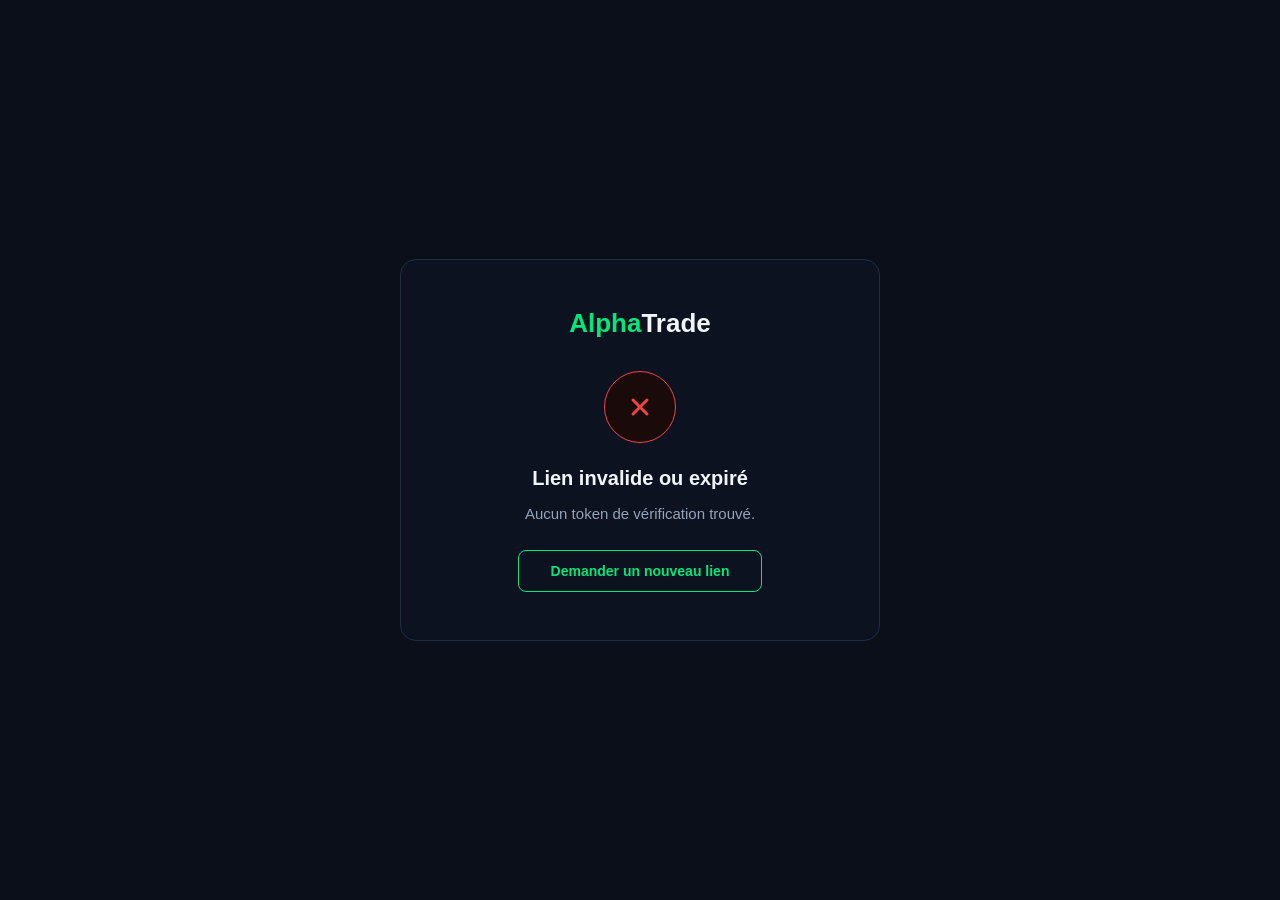
<file: verify.html>
<!DOCTYPE html>
<html lang="fr">
<head>
  <meta charset="UTF-8">
  <meta name="viewport" content="width=device-width, initial-scale=1.0">
  <title>Vérification email — AlphaTrade</title>
  <style>
    * { margin: 0; padding: 0; box-sizing: border-box; }
    body { font-family: Arial, sans-serif; background: #0b0f1a; color: #f1f5f9; display: flex; align-items: center; justify-content: center; min-height: 100vh; }
    .card { background: #0d1220; border: 1px solid #1e2d45; border-radius: 16px; padding: 48px; text-align: center; max-width: 480px; width: 90%; }
    .logo { font-size: 26px; font-weight: 800; margin-bottom: 32px; }
    .logo span:first-child { color: #00e87a; }
    .logo span:last-child { color: #f1f5f9; }
    .icon-wrap { display: inline-flex; align-items: center; justify-content: center; background: #0a1f12; border: 1.5px solid #00e87a; border-radius: 14px; width: 72px; height: 72px; margin: 0 auto 24px; }
    .icon-wrap .at-a { font-size: 28px; font-weight: 900; color: #00e87a; letter-spacing: -1px; }
    .icon-wrap .at-t { font-size: 14px; font-weight: 700; color: #94a3b8; }
    h1 { font-size: 20px; margin-bottom: 12px; font-weight: 700; }
    p { color: #94a3b8; line-height: 1.6; margin-bottom: 24px; font-size: 15px; }
    .countdown { font-size: 13px; color: #4a6080; margin-top: -12px; margin-bottom: 0; }
    .btn { display: inline-block; background: transparent; color: #00e87a; border: 1.5px solid #00e87a; padding: 12px 32px; border-radius: 8px; text-decoration: none; font-weight: 700; font-size: 14px; }
    .btn-secondary { display: inline-block; color: #94a3b8; border: 1px solid #1e2d45; padding: 12px 32px; border-radius: 8px; text-decoration: none; font-size: 14px; }
    .spinner { width: 48px; height: 48px; border: 3px solid #1e2d45; border-top-color: #00e87a; border-radius: 50%; margin: 0 auto 24px; animation: spin 0.8s linear infinite; }
    @keyframes spin { to { transform: rotate(360deg); } }
    .icon-success { width: 72px; height: 72px; margin: 0 auto 24px; display: flex; align-items: center; justify-content: center; background: #0a1f12; border: 1.5px solid #00e87a; border-radius: 50%; }
    .icon-error { width: 72px; height: 72px; margin: 0 auto 24px; display: flex; align-items: center; justify-content: center; background: #1a0a0a; border: 1.5px solid #ef4444; border-radius: 50%; }
  </style>
</head>
<body>
<div class="card">
  <div class="logo"><span>Alpha</span><span>Trade</span></div>

  <div id="loading">
    <div class="spinner"></div>
    <p>Vérification en cours...</p>
  </div>

  <div id="success" style="display:none">
    <div class="icon-success">
      <svg width="30" height="30" viewBox="0 0 24 24" fill="none">
        <path d="M20 6L9 17L4 12" stroke="#00e87a" stroke-width="2.5" stroke-linecap="round" stroke-linejoin="round"/>
      </svg>
    </div>
    <h1>Email vérifié !</h1>
    <p>Votre adresse email a été confirmée. Redirection vers votre compte...</p>
    <p class="countdown" id="countdown">dans 3 secondes</p>
  </div>

  <div id="error" style="display:none">
    <div class="icon-error">
      <svg width="28" height="28" viewBox="0 0 24 24" fill="none">
        <path d="M18 6L6 18M6 6L18 18" stroke="#ef4444" stroke-width="2.5" stroke-linecap="round"/>
      </svg>
    </div>
    <h1>Lien invalide ou expiré</h1>
    <p id="errorMsg">Ce lien de vérification est invalide ou a expiré (valide 5 min max). Revenez sur la page d'inscription pour demander un nouveau lien.</p>
    <a href="inscription.html" class="btn">Demander un nouveau lien</a>
  </div>
</div>
<script>
  const API = 'https://web-production-9312ae.up.railway.app';
  const params = new URLSearchParams(window.location.search);
  const token = params.get('token');

  async function verify() {
    if (!token) { show('error', 'Aucun token de vérification trouvé.'); return; }
    try {
      const res = await fetch(`${API}/auth/verify-email?token=${token}`);
      const data = await res.json();
      if (res.ok) {
        if (data.token) {
          localStorage.setItem('at_token', data.token);
          sessionStorage.setItem('at_token', data.token);
        }
        show('success');
        let secs = 3;
        const cd = document.getElementById('countdown');
        const iv = setInterval(() => {
          secs--;
          if (secs <= 0) {
            clearInterval(iv);
            window.location.href = 'espace-client.html';
          } else {
            cd.textContent = `dans ${secs} seconde${secs > 1 ? 's' : ''}`;
          }
        }, 1000);
      } else {
        show('error', data.detail || 'Lien invalide ou expiré.');
      }
    } catch {
      show('error', 'Erreur de connexion au serveur.');
    }
  }

  function show(id, msg) {
    document.getElementById('loading').style.display = 'none';
    document.getElementById(id).style.display = 'block';
    if (msg && id === 'error') document.getElementById('errorMsg').textContent = msg;
  }

  verify();
</script>
</body>
</html>
</file>
<file: css/style.css>
/* ── Reset & Variables ──────────────────────────────────────────────────── */
*, *::before, *::after { margin: 0; padding: 0; box-sizing: border-box; }

:root {
  /* Couleurs AlphaTrade */
  --bg:      #070d09;
  --bg2:     #0a0f0b;
  --card:    #111a13;
  --card2:   #161f18;
  --border:  #1e2e22;
  --green:   #00C896;
  --green2:  #00a87d;
  --purple:  #7B2FBE;
  --purple2: #9B4FDE;
  --gold:    #D4AF37;
  --red:     #FF4444;
  --orange:  #F59E0B;
  --text:    #e2e8f0;
  --muted:   #64748b;
  --muted2:  #4a5568;
  --input:   #0f1a11;
  --radius:  12px;

  /* Glows */
  --glow-green:  rgba(0, 200, 150, 0.15);
  --glow-purple: rgba(123, 47, 190, 0.15);
  --glow-gold:   rgba(212, 175, 55, 0.15);
}

html { scroll-behavior: smooth; font-size: 16px; }
body { background: var(--bg); color: var(--text); font-family: 'Segoe UI', Arial, sans-serif; line-height: 1.6; overflow-x: hidden; }
a { color: inherit; text-decoration: none; }

/* ── CANVAS ANIMATION BACKGROUND ─────────────────────────────────────────── */
#bg-canvas { position: fixed; top: 0; left: 0; width: 100%; height: 100%; z-index: 0; pointer-events: none; }
body > *:not(#bg-canvas):not(.nav) { position: relative; z-index: 1; }

/* Ancres : compenser la hauteur de la nav fixe */
section[id] { scroll-margin-top: 84px; }

/* ── Navbar ─────────────────────────────────────────────────────────────── */
.nav {
  position: fixed; top: 0; left: 0; right: 0; z-index: 1000;
  background: rgba(7, 13, 9, 0.92); backdrop-filter: blur(16px);
  border-bottom: 1px solid var(--border);
  display: flex; align-items: center; justify-content: space-between;
  padding: 0 5%; height: 68px;
}
.nav-logo {
  display: flex; align-items: center; gap: 10px;
  font-size: 22px; font-weight: 800; color: var(--green); letter-spacing: -0.5px;
  flex-shrink: 0;
}
.nav-logo img { height: 32px; width: 32px; object-fit: contain; }
.nav-links { display: flex; align-items: center; gap: 28px; }
.nav-links a { font-size: 14px; color: var(--muted); transition: color .2s; white-space: nowrap; }
.nav-links a:hover, .nav-links a.active { color: var(--green); }
.nav-cta { display: flex; gap: 10px; align-items: center; flex-shrink: 0; }

/* ── Boutons ────────────────────────────────────────────────────────────── */
.btn {
  display: inline-flex; align-items: center; justify-content: center; gap: 8px;
  padding: 10px 22px; border: none; border-radius: 8px;
  font-size: 14px; font-weight: 600; cursor: pointer; transition: all .25s;
  white-space: nowrap; text-decoration: none;
}
.btn:hover { transform: translateY(-2px); }
.btn-primary {
  background: linear-gradient(135deg, var(--green), var(--green2));
  color: #07100b; box-shadow: 0 4px 15px var(--glow-green);
}
.btn-primary:hover { box-shadow: 0 6px 24px rgba(0,200,150,0.4); }
.btn-purple {
  background: linear-gradient(135deg, var(--purple), var(--purple2));
  color: #fff; box-shadow: 0 4px 15px var(--glow-purple);
}
.btn-purple:hover { box-shadow: 0 6px 24px rgba(123,47,190,0.4); }
.btn-gold {
  background: linear-gradient(135deg, var(--gold), #b8962e);
  color: #07100b; box-shadow: 0 4px 15px var(--glow-gold);
}
.btn-outline {
  background: transparent; color: var(--text);
  border: 1px solid var(--border); transition: all .25s;
}
.btn-outline:hover { border-color: var(--green); color: var(--green); transform: translateY(-2px); }
.btn-lg { padding: 14px 32px; font-size: 16px; border-radius: 10px; }
.btn-full { width: 100%; }
.btn-sm { padding: 7px 14px; font-size: 13px; }

/* ── Hero ───────────────────────────────────────────────────────────────── */
.hero {
  min-height: 100vh; display: flex; align-items: center; justify-content: center;
  text-align: center; padding: 120px 5% 80px;
}
.hero-inner { max-width: 900px; margin: 0 auto; }

.hero-badge {
  display: inline-flex; align-items: center; gap: 8px;
  background: var(--glow-green); border: 1px solid rgba(0,200,150,0.3);
  color: var(--green); padding: 7px 18px; border-radius: 20px;
  font-size: 13px; font-weight: 600; margin-bottom: 32px;
  animation: fadeInDown .8s ease both;
}
.hero-badge .dot {
  width: 7px; height: 7px; background: var(--green); border-radius: 50%;
  animation: pulse 2s ease-in-out infinite;
}

.hero h1 {
  font-size: clamp(40px, 7vw, 86px);
  font-weight: 900; line-height: 1.05; letter-spacing: -2px;
  margin-bottom: 24px;
  animation: fadeInUp .8s .1s ease both;
}
.hero h1 .green { color: var(--green); }
.hero h1 .gold  { color: var(--gold); }

.hero-sub {
  font-size: clamp(16px, 2vw, 20px); color: var(--muted);
  max-width: 620px; margin: 0 auto 44px;
  animation: fadeInUp .8s .2s ease both;
}
.hero-actions {
  display: flex; gap: 14px; justify-content: center; flex-wrap: wrap;
  margin-bottom: 64px; animation: fadeInUp .8s .3s ease both;
}

.hero-stats {
  display: flex; gap: 0; justify-content: center; flex-wrap: wrap;
  border: 1px solid var(--border); border-radius: 14px;
  background: rgba(17,26,19,0.6); backdrop-filter: blur(8px);
  animation: fadeInUp .8s .4s ease both; overflow: hidden;
}
.hero-stat {
  flex: 1; min-width: 120px; text-align: center; padding: 20px 24px;
  border-right: 1px solid var(--border);
}
.hero-stat:last-child { border-right: none; }
.hero-stat-value { font-size: clamp(22px, 3vw, 32px); font-weight: 800; color: var(--green); }
.hero-stat-label { font-size: 12px; color: var(--muted); margin-top: 2px; }

/* ── Sections ───────────────────────────────────────────────────────────── */
.section { padding: 100px 5%; }
.section-center { text-align: center; }
.container { max-width: 1200px; margin: 0 auto; }
.section-label {
  display: inline-block; font-size: 11px; text-transform: uppercase; letter-spacing: 2px;
  color: var(--green); font-weight: 700; margin-bottom: 14px;
  background: var(--glow-green); padding: 4px 12px; border-radius: 20px;
  border: 1px solid rgba(0,200,150,0.2);
}
.section h2 {
  font-size: clamp(28px, 4vw, 48px); font-weight: 800;
  margin-bottom: 18px; letter-spacing: -0.5px;
}
.section p.lead {
  color: var(--muted); font-size: clamp(15px, 1.5vw, 18px);
  max-width: 620px; margin: 0 auto 56px;
}

/* ── Features grid (3×2) ─────────────────────────────────────────────────── */
.features-grid {
  display: grid;
  grid-template-columns: repeat(3, 1fr);
  gap: 20px;
}
@media (max-width: 900px) { .features-grid { grid-template-columns: repeat(2, 1fr); } }
@media (max-width: 580px) { .features-grid { grid-template-columns: 1fr; } }

.feature-card {
  background: var(--card); border: 1px solid var(--border); border-radius: var(--radius);
  padding: 32px 28px; transition: all .3s; position: relative; overflow: hidden;
}
.feature-card::before {
  content: ''; position: absolute; top: 0; left: 0; right: 0; height: 2px;
  background: linear-gradient(90deg, var(--green), var(--purple));
  opacity: 0; transition: opacity .3s;
}
.feature-card:hover { border-color: rgba(0,200,150,0.3); transform: translateY(-4px); box-shadow: 0 12px 32px rgba(0,200,150,0.08); }
.feature-card:hover::before { opacity: 1; }
.feature-icon {
  width: 52px; height: 52px; border-radius: 12px;
  background: var(--glow-green); border: 1px solid rgba(0,200,150,0.2);
  display: flex; align-items: center; justify-content: center;
  margin-bottom: 18px;
}
.feature-icon svg { width: 26px; height: 26px; stroke: var(--green); fill: none; stroke-width: 1.8; stroke-linecap: round; stroke-linejoin: round; }
.feature-card h3 { font-size: 17px; font-weight: 700; margin-bottom: 10px; }
.feature-card p { color: var(--muted); font-size: 14px; line-height: 1.75; }

/* ── Steps ──────────────────────────────────────────────────────────────── */
.steps-grid {
  display: grid; grid-template-columns: repeat(4, 1fr);
  gap: 0; position: relative;
}
.steps-grid::before {
  content: ''; position: absolute; top: 36px; left: 12.5%; right: 12.5%; height: 2px;
  background: linear-gradient(90deg, var(--green), var(--purple), var(--gold));
  z-index: 0;
}
@media (max-width: 768px) { .steps-grid { grid-template-columns: repeat(2, 1fr); } .steps-grid::before { display: none; } }

.step { padding: 0 20px 32px; text-align: center; position: relative; z-index: 1; }
.step-num {
  width: 56px; height: 56px; border-radius: 50%;
  background: var(--card); border: 2px solid var(--green);
  color: var(--green); font-size: 20px; font-weight: 800;
  display: flex; align-items: center; justify-content: center;
  margin: 0 auto 20px; position: relative; z-index: 2;
  box-shadow: 0 0 20px var(--glow-green);
}
.step h3 { font-size: 16px; font-weight: 700; margin-bottom: 10px; color: var(--text); }
.step p  { font-size: 14px; color: var(--muted); line-height: 1.7; }

/* ── Pricing ────────────────────────────────────────────────────────────── */
.pricing-toggle { display: flex; align-items: center; justify-content: center; gap: 16px; margin-bottom: 52px; }
.pricing-toggle span { font-size: 14px; color: var(--muted); font-weight: 500; }
.toggle-wrap input { display: none; }
.toggle-track {
  display: block; width: 50px; height: 28px; background: var(--border); border-radius: 14px;
  cursor: pointer; transition: background .3s; position: relative;
}
.toggle-track::after {
  content: ''; position: absolute; top: 4px; left: 4px;
  width: 20px; height: 20px; background: #fff; border-radius: 50%; transition: left .3s;
}
.toggle-wrap input:checked + .toggle-track { background: var(--green); }
.toggle-wrap input:checked + .toggle-track::after { left: 26px; }
.badge-save {
  background: var(--glow-gold); color: var(--gold);
  border: 1px solid rgba(212,175,55,0.3); padding: 2px 10px;
  border-radius: 20px; font-size: 12px; font-weight: 600;
}

.pricing-grid {
  display: grid; grid-template-columns: repeat(3, 1fr);
  gap: 20px; max-width: 1100px; margin: 0 auto;
}
@media (max-width: 900px) { .pricing-grid { grid-template-columns: 1fr; max-width: 420px; } }

.pricing-grid-4 {
  grid-template-columns: repeat(4, 1fr);
  max-width: 1300px;
}
@media (max-width: 1200px) { .pricing-grid-4 { grid-template-columns: repeat(2, 1fr); max-width: 760px; } }
@media (max-width: 600px)  { .pricing-grid-4 { grid-template-columns: 1fr; max-width: 420px; } }

.pricing-grid-5 {
  grid-template-columns: repeat(5, 1fr);
  max-width: 1600px;
}
@media (max-width: 1400px) { .pricing-grid-5 { grid-template-columns: repeat(3, 1fr); max-width: 980px; } }
@media (max-width: 900px)  { .pricing-grid-5 { grid-template-columns: repeat(2, 1fr); max-width: 640px; } }
@media (max-width: 600px)  { .pricing-grid-5 { grid-template-columns: 1fr; max-width: 420px; } }

/* 05/08/2026 -- 6e forfait (AlphaTrade Global) : 3 par ligne x 2 rangées plutôt
   que 5+1 (incohérence visuelle déjà corrigée ailleurs sur demande de Louis --
   jamais une rangée pleine au-dessus d'une rangée quasi-vide). */
.pricing-grid-6 {
  grid-template-columns: repeat(3, 1fr);
  max-width: 980px;
}
@media (max-width: 900px)  { .pricing-grid-6 { grid-template-columns: repeat(2, 1fr); max-width: 640px; } }
@media (max-width: 600px)  { .pricing-grid-6 { grid-template-columns: 1fr; max-width: 420px; } }

.basique-card {
  border-color: rgba(34,197,94,0.3);
  background: linear-gradient(160deg, #0e1a12 0%, #0a1a0f 100%);
}

.premium-card {
  border-color: rgba(212,175,55,0.35);
  background: linear-gradient(160deg, #111a13 0%, #1a1508 100%);
  box-shadow: 0 0 32px rgba(212,175,55,0.08);
}

/* ── OS Download Buttons ──────────────────────────────────────────────── */
.os-btn-card {
  background: var(--card); border: 1px solid var(--border); border-radius: var(--radius);
  padding: 28px 20px; text-align: center; cursor: pointer; position: relative;
  transition: border-color .2s, box-shadow .2s, transform .15s;
}
.os-btn-card:hover {
  border-color: var(--green); box-shadow: 0 0 24px var(--glow-green);
  transform: translateY(-3px);
}
.os-btn-disabled {
  cursor: not-allowed; opacity: .6;
}
.os-btn-disabled:hover { border-color: var(--border); box-shadow: none; transform: none; }
.os-badge {
  display: inline-block; margin-top: 10px; padding: 3px 10px;
  background: rgba(0,200,150,0.12); color: var(--green);
  border-radius: 20px; font-size: 11px; font-weight: 700; letter-spacing: .5px;
}
.os-badge-soon {
  background: rgba(212,175,55,0.12); color: var(--gold);
}
.os-badge-new {
  animation: badge-pulse 2.4s ease-in-out infinite;
}
@keyframes badge-pulse {
  0%, 100% { opacity: 1; }
  50% { opacity: .6; }
}

.pricing-card {
  background: var(--card); border: 1px solid var(--border); border-radius: var(--radius);
  padding: 36px 32px; position: relative; transition: all .3s;
  display: flex; flex-direction: column;
}
.pricing-card .plan-features { flex: 1; }
.pricing-card > a, .pricing-card > button { margin-top: auto; }
.pricing-card:hover { transform: translateY(-6px); }
.pricing-card.featured {
  border-color: var(--green); background: linear-gradient(135deg, #111a13, #0d1f10);
  box-shadow: 0 0 40px rgba(0,200,150,0.1);
}
.pricing-card.has-badge {
  /* 07/08/2026 (demande de Louis) : la couleur de badge choisie dans
     l'Admin doit teinter TOUTE la carte (bordure, fond, lueur), pas
     seulement le badge lui-même. --card-accent défaut = vert (comportement
     d'origine inchangé) ; surchargé en inline style uniquement quand un
     badge_color explicite existe (voir applyForfaitsToPage() dans tarifs.html). */
  --card-accent: var(--green);
  border-color: var(--card-accent);
  background: linear-gradient(135deg, color-mix(in srgb, var(--card-accent) 14%, #0b0f0d), color-mix(in srgb, var(--card-accent) 9%, #0a0d0b));
  box-shadow: 0 0 40px color-mix(in srgb, var(--card-accent) 22%, transparent);
}
.pricing-card.unavailable { opacity: .55; filter: grayscale(.5); }
.pricing-card.unavailable .plan-price { color: var(--muted); font-size: clamp(20px,2.2vw,28px); }
.pricing-card.unavailable:hover { transform: none; }
.pricing-badge.unavailable-badge { background: var(--purple, #7B2FBE); color: #fff; }
.btn-disabled {
  background: var(--card2, #161f18); border: 1px solid var(--border); color: var(--muted);
  border-radius: 10px; padding: 14px; text-align: center; font-size: 15px; font-weight: 700; cursor: not-allowed;
}

/* ── Annonce KB1000, à l'entrée du site (refonte "effets" du 18/07/2026,
   validée via Maquette_Promo_KB1000_v2.html) ─────────────────────────── */
#kb1000-promo { position: relative; overflow: hidden; }

.aurora { position: absolute; inset: 0; z-index: 0; overflow: hidden; pointer-events: none; }
.blob { position: absolute; border-radius: 50%; filter: blur(80px); opacity: .3; animation: kb1000Drift 26s ease-in-out infinite; }
.blob-1 { width: 480px; height: 480px; background: var(--green); top: -160px; left: -100px; }
.blob-2 { width: 420px; height: 420px; background: var(--purple); bottom: -150px; right: -90px; animation-duration: 30s; animation-delay: -6s; }
.blob-3 { width: 300px; height: 300px; background: var(--gold); top: 35%; left: 55%; opacity: .1; animation-duration: 34s; animation-delay: -14s; }
@keyframes kb1000Drift {
  0%, 100% { transform: translate(0,0) scale(1); }
  33% { transform: translate(40px,-30px) scale(1.08); }
  66% { transform: translate(-30px,25px) scale(0.95); }
}

.top-badge-wrap { display: flex; justify-content: center; margin-bottom: 24px; position: relative; z-index: 1; }
.top-badge {
  display: inline-flex; align-items: center; gap: 8px; padding: 7px 18px 7px 12px; border-radius: 30px;
  background: linear-gradient(135deg, rgba(0,200,150,.16), rgba(123,47,190,.16));
  border: 1px solid rgba(0,200,150,.4); font-size: 12px; font-weight: 800; letter-spacing: .08em;
  color: var(--green); text-transform: uppercase; box-shadow: 0 0 24px rgba(0,200,150,.25);
  animation: kb1000BadgePulse 2.6s ease-in-out infinite;
}
.top-badge .dot { width: 7px; height: 7px; border-radius: 50%; background: var(--green); box-shadow: 0 0 10px var(--green); animation: kb1000DotPulse 1.4s ease-in-out infinite; }
@keyframes kb1000BadgePulse { 0%,100% { box-shadow: 0 0 18px rgba(0,200,150,.2); } 50% { box-shadow: 0 0 32px rgba(0,200,150,.4); } }
@keyframes kb1000DotPulse { 0%,100% { opacity: 1; transform: scale(1); } 50% { opacity: .4; transform: scale(.7); } }

.promo-card {
  position: relative; z-index: 1; max-width: 1080px; margin: 0 auto; border-radius: 22px; padding: 2px;
  background: linear-gradient(120deg, rgba(0,200,150,.55), rgba(123,47,190,.4), rgba(0,200,150,.55));
  background-size: 200% 200%; animation: kb1000BorderFlow 8s linear infinite;
  box-shadow: 0 40px 90px -24px rgba(0,0,0,.7), 0 0 70px -20px rgba(0,200,150,.2);
}
@keyframes kb1000BorderFlow { 0% { background-position: 0% 50%; } 100% { background-position: 200% 50%; } }
.promo-card-inner {
  position: relative; border-radius: 20px; overflow: hidden; text-align: left;
  background: radial-gradient(1200px 500px at 15% -10%, rgba(0,200,150,.10), transparent 55%),
              radial-gradient(900px 500px at 100% 110%, rgba(123,47,190,.12), transparent 55%),
              var(--card);
  padding: 48px 48px 40px;
}
.promo-noise { position: absolute; inset: 0; opacity: .025; pointer-events: none;
  background-image: url("data:image/svg+xml,%3Csvg xmlns='http://www.w3.org/2000/svg' width='120' height='120'%3E%3Cfilter id='n'%3E%3CfeTurbulence type='fractalNoise' baseFrequency='0.9' numOctaves='2' stitchTiles='stitch'/%3E%3C/filter%3E%3Crect width='100%25' height='100%25' filter='url(%23n)'/%3E%3C/svg%3E"); }
/* Fond en fondu (blobs flous, opacite reduite, derive lente) A L'INTERIEUR de
   la carte -- l'aurora existante (.aurora) est a l'exterieur de .promo-card
   et ne casse pas l'aplat de couleur du contenu lui-meme. Demande de Louis
   le 24/07/2026. */
.promo-inner-aurora { position: absolute; inset: 0; z-index: 0; overflow: hidden; pointer-events: none; }
.promo-inner-blob { position: absolute; border-radius: 50%; filter: blur(70px); opacity: .14; animation: promoInnerDrift 25s ease-in-out infinite; }
.promo-inner-blob-1 { width: 360px; height: 360px; background: var(--green); top: -110px; right: -70px; }
.promo-inner-blob-2 { width: 300px; height: 300px; background: var(--purple); bottom: -100px; left: -60px; animation-duration: 29s; animation-delay: -7s; }
@keyframes promoInnerDrift { 0%,100% { transform: translate(0,0) scale(1); } 50% { transform: translate(-22px,20px) scale(1.08); } }

.kb1000-promo-head { display: flex; align-items: center; gap: 24px; margin-bottom: 32px; position: relative; }
.logo-halo { position: relative; flex-shrink: 0; width: 76px; height: 76px; display: flex; align-items: center; justify-content: center; }
.logo-halo::before {
  content: ''; position: absolute; inset: -12px; border-radius: 50%;
  background: radial-gradient(circle, rgba(0,200,150,.5), transparent 70%); filter: blur(12px);
  animation: kb1000HaloPulse 3s ease-in-out infinite;
}
@keyframes kb1000HaloPulse { 0%,100% { opacity: .55; transform: scale(1); } 50% { opacity: 1; transform: scale(1.15); } }
.logo-halo img { position: relative; width: 100%; height: 100%; object-fit: contain; animation: kb1000Floaty 4s ease-in-out infinite; filter: drop-shadow(0 6px 18px rgba(0,0,0,.5)); }
@keyframes kb1000Floaty { 0%,100% { transform: translateY(0); } 50% { transform: translateY(-7px); } }
.promo-title { font-size: 38px; font-weight: 900; letter-spacing: -0.02em; line-height: 1.1; margin: 0 0 8px; color: #fff; }
.promo-grad {
  background: linear-gradient(100deg, #fff 10%, var(--green) 55%, var(--green2) 90%);
  -webkit-background-clip: text; background-clip: text; color: transparent;
}

.kb1000-promo-body { display: flex; gap: 36px; align-items: center; flex-wrap: wrap; position: relative; }

.feature-pill-row { display: flex; gap: 8px; margin-bottom: 18px; flex-wrap: wrap; }
.feature-pill {
  font-size: 11px; font-weight: 700; letter-spacing: .03em; color: var(--muted); background: var(--card2);
  border: 1px solid var(--border); padding: 5px 12px; border-radius: 20px;
}

.kb1000-carousel { position: relative; flex: 1 1 380px; min-width: 300px; }
.kb1000-slide { display: none; animation: kb1000Fade .4s ease; }
.kb1000-slide.active { display: block; }
@keyframes kb1000Fade { from { opacity: 0; transform: translateY(6px); } to { opacity: 1; transform: translateY(0); } }
.slide-icon-wrap {
  width: 48px; height: 48px; border-radius: 13px; display: flex; align-items: center; justify-content: center;
  background: linear-gradient(135deg, rgba(0,200,150,.18), rgba(123,47,190,.18)); border: 1px solid rgba(0,200,150,.3);
  font-size: 22px; margin-bottom: 16px; box-shadow: 0 0 24px rgba(0,200,150,.15);
}
.slide-icon-wrap img { width: 28px; height: 28px; object-fit: contain; border-radius: 6px; }
.kb1000-slide h3 { font-size: 21px; color: #fff; margin: 0 0 10px; font-weight: 800; }
.kb1000-slide p { color: var(--muted); font-size: 14.5px; line-height: 1.7; margin: 0; }
.kb1000-nav { display: flex; align-items: center; gap: 18px; margin-top: 26px; position: relative; }
.kb1000-arrow {
  background: var(--card2, #161f18); border: 1px solid var(--border); color: var(--text); width: 34px; height: 34px;
  border-radius: 50%; cursor: pointer; font-size: 16px; display: flex; align-items: center; justify-content: center; transition: all .2s;
}
.kb1000-arrow:hover { border-color: var(--green); color: var(--green); box-shadow: 0 0 16px rgba(0,200,150,.3); }
.kb1000-dots { display: flex; gap: 8px; }
.kb1000-dot { width: 8px; height: 8px; border-radius: 50%; background: var(--border); cursor: pointer; transition: all .25s; }
.kb1000-dot.active { width: 24px; border-radius: 5px; background: linear-gradient(90deg, var(--green), var(--green2)); box-shadow: 0 0 10px rgba(0,200,150,.5); }

/* Mockup capture d'écran : cadre navigateur + tilt 3D (JS) + halo + éléments flottants */
.shot-stage { flex: 1 1 420px; min-width: 300px; perspective: 1400px; position: relative; }
.shot-glow { position: absolute; inset: -28px; background: radial-gradient(circle at 40% 30%, rgba(0,200,150,.28), transparent 65%); filter: blur(28px); z-index: 0; }
.browser-frame {
  position: relative; z-index: 1; border-radius: 14px; overflow: hidden; background: #0c1410;
  border: 1px solid rgba(0,200,150,.25);
  box-shadow: 0 36px 64px -18px rgba(0,0,0,.75), 0 0 0 1px rgba(255,255,255,.02) inset;
  transform: rotateY(-9deg) rotateX(5deg); transform-style: preserve-3d;
  transition: transform .35s cubic-bezier(.16,1,.3,1);
}
.browser-bar { display: flex; align-items: center; gap: 6px; padding: 10px 14px; background: #0a100c; border-bottom: 1px solid rgba(255,255,255,.05); }
.browser-bar span { width: 9px; height: 9px; border-radius: 50%; display: block; }
.browser-bar span:nth-child(1) { background: #ff5f57; }
.browser-bar span:nth-child(2) { background: #febc2e; }
.browser-bar span:nth-child(3) { background: #28c840; }
.browser-frame img { display: block; width: 100%; height: auto; }

.float-chip {
  position: absolute; z-index: 2; display: flex; align-items: center; gap: 7px; padding: 8px 14px;
  background: rgba(17,26,19,.9); backdrop-filter: blur(10px); border: 1px solid var(--border); border-radius: 12px;
  font-size: 11.5px; font-weight: 700; box-shadow: 0 12px 30px rgba(0,0,0,.4); animation: kb1000ChipFloat 5s ease-in-out infinite;
}
.float-chip .dot-live { width: 7px; height: 7px; border-radius: 50%; background: var(--green); box-shadow: 0 0 8px var(--green); animation: kb1000DotPulse 1.2s ease-in-out infinite; }
.chip-live { top: -14px; left: 20px; }
.chip-symbols { bottom: -12px; right: 8px; color: var(--muted); animation-delay: -2.4s; }
@keyframes kb1000ChipFloat { 0%,100% { transform: translateY(0); } 50% { transform: translateY(-9px); } }

.sparkle { position: absolute; z-index: 2; color: var(--green); opacity: .8; animation: kb1000Twinkle 2.4s ease-in-out infinite; pointer-events: none; }
@keyframes kb1000Twinkle { 0%,100% { opacity: .15; transform: scale(.7) rotate(0deg); } 50% { opacity: .95; transform: scale(1.1) rotate(20deg); } }

.kb1000-cta { margin-top: 32px; position: relative; display: flex; gap: 14px; flex-wrap: wrap; align-items: center; }
.btn-hero {
  position: relative; overflow: hidden; padding: 15px 28px; border-radius: 12px; font-weight: 800; font-size: 15px;
  color: #05130d; background: linear-gradient(135deg, var(--green), var(--green2));
  animation: kb1000CtaGlow 2.4s ease-in-out infinite;
}
@keyframes kb1000CtaGlow {
  0%,100% { box-shadow: 0 0 0 0 rgba(0,200,150,.45), 0 14px 34px -8px rgba(0,200,150,.5); }
  50% { box-shadow: 0 0 0 10px rgba(0,200,150,0), 0 14px 34px -8px rgba(0,200,150,.7); }
}
.btn-hero::before {
  content: ''; position: absolute; top: 0; left: -60%; width: 40%; height: 100%;
  background: linear-gradient(120deg, transparent, rgba(255,255,255,.55), transparent);
  transform: skewX(-20deg); animation: kb1000Shine 3.2s ease-in-out infinite;
}
@keyframes kb1000Shine { 0% { left: -60%; } 45%,100% { left: 130%; } }
.btn-outline-ghost {
  padding: 15px 24px; border-radius: 12px; font-weight: 700; font-size: 14px; color: var(--text);
  background: rgba(255,255,255,.03); border: 1px solid var(--border); transition: all .2s;
}
.btn-outline-ghost:hover { border-color: var(--green); color: var(--green); background: rgba(0,200,150,.06); }
.cta-meta { font-size: 12px; color: var(--muted2); margin-left: 4px; }

@media (max-width: 700px) {
  .promo-card-inner { padding: 36px 22px 30px; }
  .kb1000-promo-head { flex-direction: column; text-align: center; }
  .kb1000-promo-head p { text-align: center !important; }
  .promo-title { text-align: center; }
  .kb1000-cta { justify-content: center; }
  .float-chip { display: none; }
}

/* ── Annonce Stratégie Lab, avant même le hero (demande de Louis le
   23/07/2026 : plus récent que KB1000 -> placé au-dessus, et "en entête
   avant même le titre" -> place avant <section class="hero">). Identité
   "labo technique" propre (papier millimétré ambré, ticker de données,
   fenêtre terminal) — DELIBEREMENT differente de KB1000 (vert/violet,
   mockup navigateur) pour eviter que les deux annonces se ressemblent.
   Toutes les classes sont prefixees stratlab- (sauf les tokens globaux
   --orange/--card/--border/...) car KB1000 possede deja des classes
   generiques non prefixees (.promo-card, .top-badge, .feature-pill,
   .shot-stage, .btn-hero...) plus haut dans ce fichier -- les reutiliser
   ici aurait fait heriter malgre nous le theme vert/violet de KB1000.
   Validee via Maquette_Promo_StrategieLab.html. ─────────────────────────── */
#stratlab-promo { position: relative; overflow: hidden; }

.stratlab-grid-overlay {
  position: absolute; inset: 0; z-index: 0; pointer-events: none; opacity: .5;
  background-image:
    linear-gradient(rgba(245,165,36,.05) 1px, transparent 1px),
    linear-gradient(90deg, rgba(245,165,36,.05) 1px, transparent 1px);
  background-size: 34px 34px;
  mask-image: radial-gradient(ellipse 65% 55% at 50% 35%, #000 30%, transparent 78%);
}
.stratlab-glow {
  position: absolute; inset: 0; z-index: 0; pointer-events: none;
  background: radial-gradient(700px 420px at 18% 8%, rgba(245,165,36,.10), transparent 60%),
              radial-gradient(600px 420px at 85% 95%, rgba(45,212,191,.06), transparent 60%);
}

.stratlab-badge-wrap { display: flex; justify-content: center; margin-bottom: 24px; position: relative; z-index: 1; }
.stratlab-badge {
  display: inline-flex; align-items: center; gap: 8px; padding: 7px 18px 7px 12px; border-radius: 6px;
  background: rgba(245,165,36,.08); border: 1px solid rgba(245,165,36,.35);
  font-size: 11px; font-weight: 800; letter-spacing: .1em; color: var(--orange); text-transform: uppercase;
  font-family: 'Consolas', 'SFMono-Regular', monospace;
}
.stratlab-badge .dot { width: 6px; height: 6px; background: var(--orange); box-shadow: 0 0 10px var(--orange); animation: stratlabDotPulse 1.4s ease-in-out infinite; }
@keyframes stratlabDotPulse { 0%,100% { opacity: 1; } 50% { opacity: .3; } }

.stratlab-card {
  position: relative; z-index: 1; max-width: 1080px; margin: 0 auto; border-radius: 14px;
  background: var(--card); border: 1px solid var(--border);
  box-shadow: 0 40px 100px -20px rgba(0,0,0,.85); overflow: hidden;
}
.stratlab-card::before {
  content: ''; position: absolute; top: 0; left: 0; right: 0; height: 2px;
  background: linear-gradient(90deg, transparent, var(--orange), #2dd4bf, transparent);
  background-size: 200% 100%; animation: stratlabScanline 5s linear infinite;
}
@keyframes stratlabScanline { 0% { background-position: 200% 0; } 100% { background-position: -200% 0; } }
.stratlab-card-inner { position: relative; z-index: 1; padding: 48px 48px 40px; text-align: left; }
/* Fond en fondu (blobs flous, opacite reduite, derive lente) -- casse l'aplat
   de couleur derriere le contenu, demande de Louis le 24/07/2026. */
.stratlab-aurora { position: absolute; inset: 0; z-index: 0; overflow: hidden; pointer-events: none; }
.stratlab-blob { position: absolute; border-radius: 50%; filter: blur(70px); opacity: .16; animation: stratlabDrift 24s ease-in-out infinite; }
.stratlab-blob-1 { width: 380px; height: 380px; background: var(--orange); top: -120px; right: -80px; }
.stratlab-blob-2 { width: 300px; height: 300px; background: #2dd4bf; bottom: -100px; left: -60px; animation-duration: 28s; animation-delay: -8s; }
@keyframes stratlabDrift { 0%,100% { transform: translate(0,0) scale(1); } 50% { transform: translate(26px,-20px) scale(1.08); } }

.stratlab-ticker { position: relative; z-index: 1; height: 30px; overflow: hidden; background: var(--card2); border-bottom: 1px solid var(--border); display: flex; align-items: center; }
.stratlab-ticker-track { display: flex; gap: 40px; white-space: nowrap; animation: stratlabTickerScroll 26s linear infinite; padding-left: 40px; }
.stratlab-ticker-item { font-family: 'Consolas', monospace; font-size: 10.5px; color: var(--muted); letter-spacing: .04em; }
.stratlab-ticker-item b { color: var(--orange); }
.stratlab-ticker-item.up { color: #2dd4bf; }
@keyframes stratlabTickerScroll { from { transform: translateX(0); } to { transform: translateX(-50%); } }

.stratlab-promo-head { display: flex; align-items: flex-start; gap: 22px; margin: 24px 0 32px; position: relative; }
.stratlab-brand { display: flex; align-items: center; gap: 12px; flex-shrink: 0; }
.stratlab-logo-mark {
  width: 60px; height: 60px; border-radius: 10px; display: flex; align-items: center; justify-content: center;
  background: linear-gradient(135deg, var(--orange), #b45309); color: #1a0f00;
  box-shadow: 0 10px 26px -6px rgba(245,165,36,.5); flex-shrink: 0; overflow: hidden; padding: 9px;
}
.stratlab-logo-mark svg { width: 28px; height: 28px; }
.stratlab-logo-mark img { width: 100%; height: 100%; object-fit: contain; }
.stratlab-wordmark { display: flex; flex-direction: column; line-height: 1.15; }
.stratlab-wordmark .w1 { font-size: 13px; font-weight: 700; color: var(--muted); letter-spacing: .02em; }
.stratlab-wordmark .w2 { font-size: 19px; font-weight: 900; color: var(--orange); letter-spacing: -0.01em; }

.stratlab-eyebrow { font-family: 'Consolas', monospace; font-size: 11px; color: #2dd4bf; letter-spacing: .12em; text-transform: uppercase; margin-bottom: 6px; }
.stratlab-title { font-size: 37px; font-weight: 800; letter-spacing: -0.015em; line-height: 1.15; margin: 0 0 10px; color: #fff; }
.stratlab-title em { font-style: normal; color: var(--orange); }
.stratlab-lead { font-size: 16px; color: var(--muted); max-width: 600px; margin: 0; text-align: left; }
.stratlab-lead strong { color: var(--orange); font-weight: 700; }

.stratlab-body { display: flex; gap: 40px; align-items: center; flex-wrap: wrap; position: relative; }
.stratlab-carousel { flex: 1 1 380px; min-width: 300px; }

.stratlab-pill-row { display: flex; gap: 8px; margin-bottom: 20px; flex-wrap: wrap; }
.stratlab-pill {
  display: inline-flex; align-items: center; gap: 6px; font-size: 10.5px; font-weight: 700; letter-spacing: .03em;
  color: var(--muted); background: var(--card2); border: 1px solid var(--border); padding: 5px 11px 5px 8px; border-radius: 5px;
}
.stratlab-pill svg { width: 12px; height: 12px; color: var(--orange); }

.stratlab-slide { display: none; animation: stratlabSlideIn .45s cubic-bezier(.16,1,.3,1); }
.stratlab-slide.active { display: block; }
@keyframes stratlabSlideIn { from { opacity: 0; transform: translateY(8px); } to { opacity: 1; transform: translateY(0); } }
.stratlab-slide-icon {
  width: 44px; height: 44px; border-radius: 8px; display: flex; align-items: center; justify-content: center;
  background: var(--card2); border: 1px solid #78350f; color: var(--orange); margin-bottom: 14px;
}
.stratlab-slide-icon svg { width: 20px; height: 20px; }
.stratlab-slide h3 { font-size: 20px; color: #fff; margin: 0 0 8px; font-weight: 800; letter-spacing: -0.01em; }
.stratlab-slide p { color: var(--muted); font-size: 14px; line-height: 1.7; margin: 0; max-width: 460px; }

.stratlab-nav { display: flex; align-items: center; gap: 14px; margin-top: 24px; }
.stratlab-arrow {
  width: 32px; height: 32px; border-radius: 6px; background: var(--card2); border: 1px solid var(--border);
  color: var(--muted); display: flex; align-items: center; justify-content: center; cursor: pointer; transition: all .2s;
}
.stratlab-arrow svg { width: 14px; height: 14px; }
.stratlab-arrow:hover { border-color: var(--orange); color: var(--orange); }
.stratlab-dots { display: flex; gap: 6px; }
.stratlab-dot { width: 5px; height: 5px; border-radius: 1px; background: var(--border); cursor: pointer; transition: all .25s; }
.stratlab-dot.active { width: 20px; background: var(--orange); }

.stratlab-shot-stage { flex: 1 1 420px; min-width: 300px; position: relative; }
.stratlab-term {
  position: relative; z-index: 1; border-radius: 10px; overflow: hidden; background: #0d0906; border: 1px solid #78350f;
  box-shadow: 0 30px 60px -18px rgba(0,0,0,.8);
}
.stratlab-term-bar { display: flex; align-items: center; justify-content: space-between; padding: 9px 14px; background: var(--card2); border-bottom: 1px solid var(--border); font-family: 'Consolas', monospace; font-size: 10px; color: var(--muted2); letter-spacing: .04em; }
.stratlab-term-bar .lights { display: flex; gap: 5px; }
.stratlab-term-bar .lights span { width: 7px; height: 7px; border-radius: 50%; background: var(--muted2); }

.stratlab-fake-ui { padding: 18px 20px; }
.stratlab-fu-eyebrow { font-family: 'Consolas', monospace; font-size: 9px; letter-spacing: .12em; text-transform: uppercase; color: var(--orange); font-weight: 800; margin-bottom: 4px; }
.stratlab-fu-title { font-size: 16px; font-weight: 800; color: #fff; margin-bottom: 14px; }
.stratlab-fu-stats { display: grid; grid-template-columns: repeat(3, 1fr); gap: 8px; margin-bottom: 14px; }
.stratlab-fu-stat { background: var(--card); border: 1px solid var(--border); border-radius: 6px; padding: 10px; }
.stratlab-fu-stat .n { font-family: 'Consolas', monospace; font-size: 17px; font-weight: 800; color: #fff; }
.stratlab-fu-stat .l { font-size: 7.5px; color: var(--muted2); text-transform: uppercase; letter-spacing: .06em; margin-top: 3px; }
.stratlab-fu-chart { height: 60px; margin-bottom: 14px; background: var(--card); border: 1px solid var(--border); border-radius: 6px; padding: 8px 10px; }
.stratlab-fu-card { background: var(--card); border: 1px solid var(--border); border-radius: 8px; padding: 13px; }
.stratlab-fu-badges { display: flex; gap: 6px; margin-bottom: 8px; }
.stratlab-fu-badge { font-size: 8px; padding: 3px 7px; border-radius: 4px; font-weight: 700; letter-spacing: .02em; }
.stratlab-fu-badge.b1 { background: rgba(45,212,191,.12); color: #2dd4bf; }
.stratlab-fu-badge.b2 { background: rgba(255,255,255,.05); color: var(--muted); font-family: 'Consolas', monospace; }
.stratlab-fu-name { font-size: 12.5px; font-weight: 800; color: #fff; margin-bottom: 6px; }
.stratlab-fu-tags { display: flex; gap: 12px; font-size: 9px; color: var(--muted); font-family: 'Consolas', monospace; }
.stratlab-fu-tags .up { color: #2dd4bf; } .stratlab-fu-tags .down { color: #e0654a; }

.stratlab-tag {
  position: absolute; z-index: 2; display: flex; align-items: center; gap: 6px; padding: 6px 11px;
  background: var(--card2); border: 1px solid var(--border); border-radius: 5px;
  font-family: 'Consolas', monospace; font-size: 10px; font-weight: 700; color: var(--muted);
  box-shadow: 0 12px 30px rgba(0,0,0,.5);
}
.stratlab-tag .dot-live { width: 6px; height: 6px; background: #2dd4bf; box-shadow: 0 0 8px #2dd4bf; animation: stratlabDotPulse 1.2s ease-in-out infinite; }
.stratlab-tag-live { top: -14px; left: 20px; }
.stratlab-tag-count { bottom: -14px; right: 16px; }

.stratlab-cta { display: flex; gap: 14px; margin-top: 34px; flex-wrap: wrap; align-items: center; position: relative; }
.stratlab-btn-hero {
  display: inline-flex; align-items: center; gap: 8px; padding: 15px 28px; border-radius: 8px; font-weight: 800; font-size: 14.5px;
  color: #1a0f00; background: var(--orange); box-shadow: 0 14px 34px -10px rgba(245,165,36,.5);
  transition: transform .15s, box-shadow .15s;
}
.stratlab-btn-hero:hover { transform: translateY(-1px); box-shadow: 0 18px 40px -10px rgba(245,165,36,.65); }
.stratlab-btn-hero svg { width: 15px; height: 15px; }
.stratlab-btn-ghost {
  padding: 15px 24px; border-radius: 8px; font-weight: 700; font-size: 13.5px; color: var(--text);
  background: transparent; border: 1px solid var(--border); transition: all .2s;
}
.stratlab-btn-ghost:hover { border-color: var(--orange); color: var(--orange); }
.stratlab-cta-meta { font-family: 'Consolas', monospace; font-size: 11px; color: var(--muted2); margin-left: 4px; }

@media (max-width: 700px) {
  .stratlab-card-inner { padding: 36px 22px 30px; }
  .stratlab-promo-head { flex-direction: column; }
  .stratlab-body { flex-direction: column; }
  .stratlab-title { font-size: 26px; }
  .stratlab-cta { justify-content: center; }
  .stratlab-tag { display: none; }
}

/* ── Annonce App Mobile — placée le 23/07/2026 (demande de Louis). Identité
   "signal/connexion" propre (bleu ciel + violet, anneaux radar animés,
   coins tres arrondis) -- deliberement differente de Stratégie Lab (ambre,
   angles nets) et de KB1000 (vert/violet). L'app n'etant pas encore publiee
   sur les stores (comptes developpeur Apple/Google a creer par Louis), le
   bouton de telechargement est desactive avec la mention "Bientot
   disponible" plutot que de pointer vers un lien casse. Toutes les classes
   prefixees mobileapp- pour eviter toute collision. Validee via
   Maquette_Promo_AppMobile.html. ─────────────────────────────────────────── */
#mobileapp-promo { position: relative; overflow: hidden; }

.mobileapp-radar-wrap { position: absolute; inset: 0; z-index: 0; overflow: hidden; pointer-events: none; }
.mobileapp-radar-ring {
  position: absolute; top: 10%; left: 75%; width: 120px; height: 120px; margin: -60px 0 0 -60px;
  border-radius: 50%; border: 1px solid rgba(56,189,248,.18); animation: mobileappRingExpand 6s ease-out infinite;
}
.mobileapp-radar-ring.r2 { animation-delay: -2s; }
.mobileapp-radar-ring.r3 { animation-delay: -4s; }
@keyframes mobileappRingExpand {
  0% { width: 40px; height: 40px; margin: -20px 0 0 -20px; opacity: .7; }
  100% { width: 460px; height: 460px; margin: -230px 0 0 -230px; opacity: 0; }
}
.mobileapp-glow { position: absolute; inset: 0; z-index: 0; pointer-events: none;
  background: radial-gradient(650px 460px at 80% 15%, rgba(56,189,248,.09), transparent 62%),
              radial-gradient(560px 440px at 12% 90%, rgba(129,140,248,.09), transparent 62%);
}

.mobileapp-badge-wrap { display: flex; justify-content: center; margin-bottom: 24px; position: relative; z-index: 1; }
.mobileapp-badge {
  display: inline-flex; align-items: center; gap: 8px; padding: 8px 20px; border-radius: 40px;
  background: linear-gradient(135deg, rgba(56,189,248,.16), rgba(129,140,248,.16));
  border: 1px solid rgba(56,189,248,.35); font-size: 12.5px; font-weight: 700; color: #38bdf8;
}
.mobileapp-badge .pulse-dot { position: relative; width: 8px; height: 8px; border-radius: 50%; background: #38bdf8; }
.mobileapp-badge .pulse-dot::after { content: ''; position: absolute; inset: -5px; border-radius: 50%; border: 1.5px solid #38bdf8; animation: mobileappPulseDot 1.8s ease-out infinite; }
@keyframes mobileappPulseDot { 0% { transform: scale(.4); opacity: 1; } 100% { transform: scale(1.8); opacity: 0; } }

.mobileapp-card {
  position: relative; z-index: 1; max-width: 1080px; margin: 0 auto; border-radius: 32px; padding: 1px;
  background: linear-gradient(160deg, rgba(56,189,248,.4), rgba(129,140,248,.15), rgba(56,189,248,.15));
  box-shadow: 0 40px 100px -20px rgba(0,0,0,.8), 0 0 90px -30px rgba(56,189,248,.28);
}
.mobileapp-card-inner {
  position: relative; z-index: 1; border-radius: 31px; overflow: hidden; text-align: left;
  background: radial-gradient(1000px 480px at 12% -10%, rgba(56,189,248,.08), transparent 55%), #10132a;
  padding: 48px 48px 40px;
}
/* Fond en fondu (blobs flous, opacite reduite, derive lente) -- casse l'aplat
   de couleur derriere le contenu, demande de Louis le 24/07/2026. */
.mobileapp-aurora { position: absolute; inset: 0; z-index: 0; overflow: hidden; pointer-events: none; }
.mobileapp-blob { position: absolute; border-radius: 50%; filter: blur(75px); opacity: .16; animation: mobileappDrift 26s ease-in-out infinite; }
.mobileapp-blob-1 { width: 400px; height: 400px; background: #38bdf8; top: -130px; left: -90px; }
.mobileapp-blob-2 { width: 320px; height: 320px; background: #818cf8; bottom: -110px; right: -70px; animation-duration: 30s; animation-delay: -9s; }
@keyframes mobileappDrift { 0%,100% { transform: translate(0,0) scale(1); } 50% { transform: translate(-24px,22px) scale(1.08); } }

.mobileapp-promo-head { display: flex; align-items: center; gap: 22px; margin-bottom: 32px; position: relative; }
.mobileapp-logo-mark {
  flex-shrink: 0; width: 68px; height: 68px; border-radius: 20px; display: flex; align-items: center; justify-content: center;
  background: linear-gradient(135deg, #38bdf8, #6366f1); box-shadow: 0 12px 30px -8px rgba(56,189,248,.5);
  overflow: hidden; padding: 12px;
}
.mobileapp-logo-mark img { width: 100%; height: 100%; object-fit: contain; }
.mobileapp-wordmark { display: flex; flex-direction: column; line-height: 1.15; margin-top: 2px; }
.mobileapp-wordmark .w1 { font-size: 12.5px; font-weight: 700; color: var(--muted); letter-spacing: .02em; }
.mobileapp-wordmark .w2 { font-size: 18px; font-weight: 900; color: #38bdf8; letter-spacing: -0.01em; }

.mobileapp-eyebrow { font-size: 12px; color: #818cf8; letter-spacing: .1em; text-transform: uppercase; font-weight: 700; margin-bottom: 6px; }
.mobileapp-title { font-size: 38px; font-weight: 800; letter-spacing: -0.02em; line-height: 1.18; margin: 0 0 8px; color: #fff; }
.mobileapp-grad { background: linear-gradient(100deg, #38bdf8 10%, #818cf8 90%); -webkit-background-clip: text; background-clip: text; color: transparent; }
.mobileapp-lead { font-size: 16px; color: var(--muted); max-width: 580px; margin: 0; text-align: left; }
.mobileapp-lead strong { color: #38bdf8; font-weight: 700; }

.mobileapp-body { display: flex; gap: 40px; align-items: center; flex-wrap: wrap; position: relative; }
.mobileapp-carousel { flex: 1 1 380px; min-width: 300px; }

.mobileapp-pill-row { display: flex; gap: 8px; margin-bottom: 20px; flex-wrap: wrap; }
.mobileapp-pill {
  display: inline-flex; align-items: center; gap: 6px; font-size: 11px; font-weight: 700; color: var(--muted);
  background: #161b3a; border: 1px solid #262d54; padding: 6px 13px 6px 9px; border-radius: 20px;
}
.mobileapp-pill svg { width: 12px; height: 12px; color: #38bdf8; }

.mobileapp-slide { display: none; animation: mobileappSlideIn .5s cubic-bezier(.16,1,.3,1); }
.mobileapp-slide.active { display: block; }
@keyframes mobileappSlideIn { from { opacity: 0; transform: translateY(10px); } to { opacity: 1; transform: translateY(0); } }
.mobileapp-slide-icon {
  width: 48px; height: 48px; border-radius: 15px; display: flex; align-items: center; justify-content: center;
  background: linear-gradient(135deg, rgba(56,189,248,.16), rgba(129,140,248,.16)); border: 1px solid rgba(56,189,248,.28);
  color: #38bdf8; margin-bottom: 16px;
}
.mobileapp-slide-icon svg { width: 22px; height: 22px; }
.mobileapp-slide h3 { font-size: 21px; color: #fff; margin: 0 0 9px; font-weight: 800; letter-spacing: -0.01em; }
.mobileapp-slide p { color: var(--muted); font-size: 14.5px; line-height: 1.7; margin: 0; max-width: 460px; }

.mobileapp-nav { display: flex; align-items: center; gap: 14px; margin-top: 28px; }
.mobileapp-arrow {
  width: 36px; height: 36px; border-radius: 50%; background: #161b3a; border: 1px solid #262d54;
  color: var(--muted); display: flex; align-items: center; justify-content: center; cursor: pointer; transition: all .2s;
}
.mobileapp-arrow svg { width: 15px; height: 15px; }
.mobileapp-arrow:hover { border-color: #38bdf8; color: #38bdf8; box-shadow: 0 0 16px rgba(56,189,248,.3); }
.mobileapp-dots { display: flex; gap: 7px; }
.mobileapp-dot { width: 8px; height: 8px; border-radius: 50%; background: #262d54; cursor: pointer; transition: all .25s; }
.mobileapp-dot.active { width: 22px; border-radius: 5px; background: linear-gradient(90deg, #38bdf8, #818cf8); }

.mobileapp-shot-stage { flex: 0 0 auto; min-width: 240px; position: relative; display: flex; justify-content: center; padding: 16px 0; }
.mobileapp-connect-ring { position: absolute; top: 50%; left: 50%; border-radius: 50%; border: 1px solid rgba(56,189,248,.3); pointer-events: none; }
.mobileapp-connect-ring.c1 { width: 280px; height: 280px; margin: -140px 0 0 -140px; animation: mobileappRingExpand2 3.6s ease-out infinite; }
.mobileapp-connect-ring.c2 { width: 280px; height: 280px; margin: -140px 0 0 -140px; animation: mobileappRingExpand2 3.6s ease-out infinite; animation-delay: -1.8s; }
@keyframes mobileappRingExpand2 { 0% { transform: scale(.55); opacity: .8; } 100% { transform: scale(1); opacity: 0; } }

.mobileapp-phone {
  position: relative; z-index: 1; width: 234px; border-radius: 40px; overflow: hidden; background: #0a0e17;
  border: 7px solid #1b2040; box-shadow: 0 36px 72px -18px rgba(0,0,0,.8), 0 0 55px -20px rgba(56,189,248,.32);
}
.mobileapp-notch { position: absolute; top: 0; left: 50%; transform: translateX(-50%); width: 78px; height: 20px; background: #1b2040; border-radius: 0 0 15px 15px; z-index: 3; }
.mobileapp-fake-ui { padding: 30px 15px 15px; }
.mobileapp-fu-topbar { display: flex; justify-content: space-between; align-items: center; margin-bottom: 15px; }
.mobileapp-fu-brand { font-size: 10.5px; font-weight: 800; color: #38bdf8; letter-spacing: .04em; }
.mobileapp-fu-mode { font-size: 7.5px; font-weight: 800; padding: 3px 8px; border-radius: 20px; background: rgba(56,189,248,.15); color: #38bdf8; letter-spacing: .04em; }
.mobileapp-fu-balance { background: linear-gradient(135deg, rgba(56,189,248,.14), rgba(129,140,248,.06)); border: 1px solid #262d54; border-radius: 15px; padding: 14px; margin-bottom: 11px; }
.mobileapp-fu-balance .l { font-size: 7.5px; color: var(--muted); text-transform: uppercase; letter-spacing: .06em; }
.mobileapp-fu-balance .n { font-size: 19px; font-weight: 800; color: #fff; margin: 3px 0 5px; }
.mobileapp-fu-balance .sub { font-size: 8.5px; color: #38bdf8; }
.mobileapp-fu-row { display: grid; grid-template-columns: 1fr 1fr; gap: 7px; margin-bottom: 11px; }
.mobileapp-fu-mini { background: #161b3a; border: 1px solid #262d54; border-radius: 11px; padding: 9px; }
.mobileapp-fu-mini .l { font-size: 7px; color: var(--muted); text-transform: uppercase; }
.mobileapp-fu-mini .n { font-size: 12px; font-weight: 800; color: #fff; margin-top: 2px; }
.mobileapp-fu-btns { display: flex; gap: 7px; margin-bottom: 13px; }
.mobileapp-fu-btn { flex: 1; text-align: center; padding: 9px; border-radius: 13px; font-size: 9.5px; font-weight: 800; }
.mobileapp-fu-btn.stop { background: rgba(244,114,182,.14); color: #f472b6; border: 1px solid rgba(244,114,182,.3); }
.mobileapp-fu-btn.start { background: rgba(56,189,248,.14); color: #38bdf8; border: 1px solid rgba(56,189,248,.3); }
.mobileapp-fu-tabbar { display: flex; justify-content: space-around; padding-top: 9px; border-top: 1px solid #262d54; }
.mobileapp-fu-tab { font-size: 6.5px; color: #454c78; text-align: center; }
.mobileapp-fu-tab.active { color: #38bdf8; font-weight: 800; }

.mobileapp-tag {
  position: absolute; z-index: 2; display: flex; align-items: center; gap: 6px; padding: 7px 13px;
  background: rgba(16,19,42,.92); backdrop-filter: blur(10px); border: 1px solid #262d54; border-radius: 30px;
  font-size: 10.5px; font-weight: 700; box-shadow: 0 12px 30px rgba(0,0,0,.4);
}
.mobileapp-tag .dot-live { width: 7px; height: 7px; border-radius: 50%; background: #38bdf8; box-shadow: 0 0 8px #38bdf8; animation: mobileappDotPulse 1.4s ease-in-out infinite; }
@keyframes mobileappDotPulse { 0%,100% { opacity: 1; } 50% { opacity: .35; } }
.mobileapp-tag-live { top: 2%; left: -2%; }
.mobileapp-tag-symbols { bottom: 6%; right: -6%; color: var(--muted); }

.mobileapp-cta { display: flex; gap: 16px; margin-top: 38px; flex-wrap: wrap; align-items: center; position: relative; }
.mobileapp-btn-soon {
  display: inline-flex; align-items: center; gap: 9px; padding: 15px 26px; border-radius: 30px; font-weight: 800; font-size: 14px;
  color: var(--muted); background: #161b3a; border: 1px solid #262d54; cursor: not-allowed;
}
.mobileapp-btn-soon svg { width: 15px; height: 15px; }
.mobileapp-btn-soon .soon-tag { font-size: 9.5px; font-weight: 800; letter-spacing: .04em; text-transform: uppercase; color: #38bdf8; background: rgba(56,189,248,.12); border: 1px solid rgba(56,189,248,.3); padding: 3px 9px; border-radius: 20px; }
.mobileapp-btn-ghost {
  padding: 15px 24px; border-radius: 30px; font-weight: 700; font-size: 13.5px; color: var(--text);
  background: rgba(255,255,255,.03); border: 1px solid #262d54; transition: all .2s;
}
.mobileapp-btn-ghost:hover { border-color: #38bdf8; color: #38bdf8; background: rgba(56,189,248,.06); }
.mobileapp-cta-meta { font-size: 12px; color: #454c78; margin-left: 4px; }

@media (max-width: 700px) {
  .mobileapp-card-inner { padding: 40px 24px 34px; }
  .mobileapp-promo-head { flex-direction: column; text-align: center; }
  .mobileapp-lead { text-align: center; }
  .mobileapp-body { flex-direction: column; }
  .mobileapp-title { font-size: 27px; text-align: center; }
  .mobileapp-cta { justify-content: center; }
  .mobileapp-tag { display: none; }
}

/* ── Méta-carrousel : regroupe les 3 annonces (Stratégie Lab / App Mobile /
   KB1000) dans un seul emplacement au lieu de 3 sections empilées (demande
   de Louis, 24/07/2026). Chaque carte est reprise telle quelle en interne.
   Validé via Maquette_Promo_Carousel3en1.html. ─────────────────────────── */
#promo-carousel { position: relative; }
.meta-wrap { max-width: 1600px; margin: 0 auto; position: relative; }
.meta-tabs { display: flex; justify-content: center; gap: 10px; margin-bottom: 24px; flex-wrap: wrap; }
.meta-tab {
  display: inline-flex; align-items: center; gap: 8px; padding: 9px 18px; border-radius: 30px;
  background: var(--card2); border: 1px solid var(--border); color: var(--muted);
  font-size: 13px; font-weight: 700; cursor: pointer; transition: all .2s; font-family: inherit;
}
.meta-tab .swatch { width: 8px; height: 8px; border-radius: 50%; flex-shrink: 0; }
.meta-tab[data-c="kb1000"] .swatch { background: var(--green); }
.meta-tab[data-c="stratlab"] .swatch { background: var(--orange); }
.meta-tab[data-c="mobile"] .swatch { background: #38bdf8; }
.meta-tab:hover { color: var(--text); border-color: var(--muted2); }
.meta-tab.active[data-c="kb1000"] { background: rgba(0,200,150,.12); border-color: rgba(0,200,150,.4); color: var(--green); }
.meta-tab.active[data-c="stratlab"] { background: rgba(245,165,36,.12); border-color: rgba(245,165,36,.4); color: var(--orange); }
.meta-tab.active[data-c="mobile"] { background: rgba(56,189,248,.12); border-color: rgba(56,189,248,.4); color: #38bdf8; }

.meta-viewport { position: relative; overflow: hidden; }
.meta-slide-outer { display: none; }
.meta-slide-outer.active { display: block; }
.meta-slide-outer.active.dir-right { animation: metaSlideInRight .45s cubic-bezier(.16,1,.3,1); }
.meta-slide-outer.active.dir-left { animation: metaSlideInLeft .45s cubic-bezier(.16,1,.3,1); }
/* "dir-right" = on avance -> le nouveau contenu vient de la droite. "dir-left"
   = on recule -> il vient de la gauche. Toujours horizontal, jamais vertical. */
@keyframes metaSlideInRight { from { opacity: 0; transform: translateX(46px); } to { opacity: 1; transform: translateX(0); } }
@keyframes metaSlideInLeft { from { opacity: 0; transform: translateX(-46px); } to { opacity: 1; transform: translateX(0); } }

.meta-side-arrow {
  position: absolute; top: 50%; transform: translateY(-50%); z-index: 10;
  width: 44px; height: 44px; border-radius: 50%; background: rgba(17,26,19,.85); backdrop-filter: blur(8px);
  border: 1px solid var(--border); color: var(--text); display: flex; align-items: center; justify-content: center;
  cursor: pointer; transition: all .2s; box-shadow: 0 10px 24px rgba(0,0,0,.4);
}
.meta-side-arrow:hover { border-color: var(--text); transform: translateY(-50%) scale(1.06); }
/* Décalées vers l'intérieur (et non plus en dépassement du bord de la carte) :
   sur une fenêtre étroite, un dépassement negatif poussait les flèches hors
   de l'écran, invisibles/coupées (remonté par Louis, 24/07/2026). */
.meta-side-arrow.left { left: 8px; }
.meta-side-arrow.right { right: 8px; }
.meta-side-arrow svg { width: 20px; height: 20px; display: block; }

.meta-progress { display: flex; justify-content: center; gap: 6px; margin-top: 26px; }
.meta-dot { width: 26px; height: 4px; border-radius: 3px; background: var(--border); cursor: pointer; transition: all .25s; overflow: hidden; position: relative; }
.meta-dot.active { background: var(--muted2); }
.meta-dot.active .fill { position: absolute; inset: 0; background: var(--text); animation: metaProgress 8s linear forwards; }
@keyframes metaProgress { from { width: 0%; } to { width: 100%; } }

@media (max-width: 900px) {
  .meta-side-arrow { display: none; }
}

.pricing-badge {
  position: absolute; top: -14px; left: 50%; transform: translateX(-50%);
  background: linear-gradient(135deg, var(--green), var(--green2));
  color: #07100b; padding: 5px 18px; border-radius: 20px;
  font-size: 12px; font-weight: 800; white-space: nowrap; letter-spacing: .5px;
}
.plan-name { font-size: 22px; font-weight: 800; text-transform: uppercase; letter-spacing: .5px; color: var(--text); margin-bottom: 10px; }
.plan-price { font-size: clamp(36px, 4vw, 52px); font-weight: 900; line-height: 1; margin-bottom: 4px; color: var(--green); }
.plan-price span { font-size: 16px; font-weight: 500; color: var(--muted); }
.plan-period { font-size: 13px; color: var(--muted); margin-bottom: 20px; }
.plan-capital {
  font-size: 13px; color: var(--muted); margin-bottom: 24px;
  padding: 12px; background: var(--bg); border-radius: 8px; line-height: 1.5;
}
.plan-capital strong { color: var(--text); display: block; margin-bottom: 2px; }
.plan-features { list-style: none; margin-bottom: 24px; }
.plan-features li {
  padding: 10px 0; font-size: 14px; color: var(--muted);
  display: flex; align-items: center; gap: 10px;
  border-bottom: 1px solid var(--border);
}
.plan-features li:last-child { border-bottom: none; }
.plan-features li .check { color: var(--green); font-size: 16px; flex-shrink: 0; font-weight: 700; }
.plan-features li .cross { color: var(--muted2); font-size: 16px; flex-shrink: 0; }
.plan-features li.active { color: var(--text); }

/* ── CTA ────────────────────────────────────────────────────────────────── */
.cta-section {
  padding: 100px 5%; text-align: center;
  background: linear-gradient(135deg, rgba(0,200,150,0.04), rgba(123,47,190,0.04));
  border-top: 1px solid var(--border);
}
.cta-section h2 { font-size: clamp(28px, 4vw, 48px); font-weight: 800; margin-bottom: 16px; }
.cta-section p { color: var(--muted); font-size: clamp(15px, 1.5vw, 18px); margin-bottom: 40px; }

/* ── Footer ─────────────────────────────────────────────────────────────── */
.footer { background: var(--bg2); border-top: 1px solid var(--border); padding: 56px 5% 28px; }
.footer-grid {
  display: grid; grid-template-columns: 2fr 1fr 1fr 1fr 1fr;
  gap: 40px; margin-bottom: 48px;
}
@media (max-width: 768px) { .footer-grid { grid-template-columns: 1fr 1fr; } }

.footer-logo { display: flex; align-items: center; gap: 10px; margin-bottom: 14px; }
.footer-logo img { height: 28px; }
.footer-logo span { font-size: 20px; font-weight: 800; color: var(--green); }
.footer-desc { font-size: 14px; color: var(--muted); line-height: 1.8; max-width: 280px; }
.footer-col h4 { font-size: 12px; font-weight: 700; text-transform: uppercase; letter-spacing: 1.5px; margin-bottom: 18px; color: var(--muted2); }
.footer-col a { display: block; font-size: 14px; color: var(--muted); margin-bottom: 10px; transition: color .2s; }
.footer-col a:hover { color: var(--green); }
.footer-bottom {
  display: flex; justify-content: space-between; align-items: center;
  padding-top: 24px; border-top: 1px solid var(--border);
  font-size: 12px; color: var(--muted2);
}
@media (max-width: 600px) { .footer-bottom { flex-direction: column; gap: 8px; text-align: center; } }

/* ── Auth / Forms ───────────────────────────────────────────────────────── */
.auth-page { min-height: 100vh; display: flex; align-items: center; justify-content: center; padding: 100px 5% 60px; }
.auth-box {
  background: var(--card); border: 1px solid var(--border); border-radius: 16px;
  padding: 44px 40px; width: 500px; max-width: 100%;
}
.auth-logo { display: flex; align-items: center; gap: 10px; margin-bottom: 20px; }
.auth-logo img { height: 36px; }
.auth-logo span { font-size: 22px; font-weight: 800; color: var(--green); }
.auth-box h1 { font-size: 24px; font-weight: 800; margin-bottom: 4px; }
.auth-box .sub { font-size: 14px; color: var(--muted); margin-bottom: 32px; }
.form-group { margin-bottom: 16px; }
.form-label { display: block; font-size: 13px; color: var(--muted); margin-bottom: 6px; font-weight: 500; }
.form-input {
  width: 100%; padding: 11px 14px; background: var(--input);
  border: 1px solid var(--border); border-radius: 8px; color: var(--text);
  font-size: 14px; outline: none; transition: border .2s;
}
.form-input:focus { border-color: var(--green); box-shadow: 0 0 0 3px rgba(0,200,150,0.1); }
.form-row { display: grid; grid-template-columns: 1fr 1fr; gap: 14px; }
.form-phone-row { display: grid; grid-template-columns: 130px 1fr; gap: 10px; }
.form-link { font-size: 13px; color: var(--muted); text-align: center; margin-top: 20px; }
.form-link a { color: var(--green); font-weight: 600; }
.form-error   { color: #FF4444; font-size: 13px; margin-top: 10px; padding: 10px; background: rgba(255,68,68,0.08); border-radius: 6px; display: none; }
.form-success { color: var(--green); font-size: 13px; margin-top: 10px; padding: 10px; background: var(--glow-green); border-radius: 6px; display: none; }
.divider-line { border: none; border-top: 1px solid var(--border); margin: 20px 0; }

/* ── Verification code step ─────────────────────────────────────────────── */
.verify-box { text-align: center; }
.code-inputs { display: flex; gap: 10px; justify-content: center; margin: 24px 0; }
.code-input {
  width: 52px; height: 62px; text-align: center; font-size: 28px; font-weight: 700;
  background: var(--input); border: 2px solid var(--border); border-radius: 10px;
  color: var(--text); outline: none; transition: border .2s;
}
.code-input:focus { border-color: var(--green); }

/* ── Dashboard client ───────────────────────────────────────────────────── */
.dashboard-page { min-height: 100vh; padding-top: 68px; }
.dashboard-hero { background: var(--card2); border-bottom: 1px solid var(--border); padding: 44px 5%; }
.dashboard-hero h1 { font-size: clamp(22px, 3vw, 30px); font-weight: 800; }
.dashboard-hero p { font-size: 14px; color: var(--muted); margin-top: 4px; }
.dashboard-body { padding: 36px 5%; max-width: 1150px; margin: 0 auto; display: grid; grid-template-columns: 1fr 340px; gap: 24px; }
@media (max-width: 900px) { .dashboard-body { grid-template-columns: 1fr; } }
.dash-card { background: var(--card); border: 1px solid var(--border); border-radius: var(--radius); padding: 28px; margin-bottom: 20px; }
.dash-card h3 { font-size: 15px; font-weight: 700; margin-bottom: 20px; color: var(--text); }
.dash-stat { display: flex; justify-content: space-between; align-items: center; padding: 13px 0; border-bottom: 1px solid var(--border); font-size: 14px; }
.dash-stat:last-child { border-bottom: none; }
.dash-stat-label { color: var(--muted); }
.dash-stat-value { font-weight: 600; }

/* ── Parrainage (17/07/2026) ────────────────────────────────────────────── */
.referral-code-box { background: var(--input); border: 1px dashed var(--green2); border-radius: 10px; padding: 14px 16px; display: flex; align-items: center; justify-content: space-between; gap: 12px; margin-bottom: 12px; flex-wrap: wrap; }
.referral-code-box .code { font-size: 19px; font-weight: 800; letter-spacing: 1.5px; color: var(--green); font-family: 'Consolas', monospace; }
.btn-copy { background: rgba(0,200,150,.12); border: 1px solid var(--green2); color: var(--green); border-radius: 8px; padding: 7px 14px; font-size: 12px; font-weight: 700; cursor: pointer; }
.referral-link-row { display: flex; gap: 8px; margin-bottom: 16px; }
.referral-link-row input { flex: 1; background: var(--input); border: 1px solid var(--border); border-radius: 8px; padding: 8px 12px; color: var(--muted); font-size: 12px; font-family: monospace; min-width: 0; }
.referral-stats { display: grid; grid-template-columns: repeat(3,1fr); gap: 10px; margin-bottom: 18px; }
.referral-stat { background: var(--bg); border: 1px solid var(--border); border-radius: 10px; padding: 12px; text-align: center; }
.referral-stat .val { font-size: 20px; font-weight: 800; color: var(--green); }
.referral-stat .lbl { font-size: 10px; color: var(--muted); text-transform: uppercase; letter-spacing: .4px; margin-top: 4px; }
.referral-qr-wrap { display: flex; flex-direction: column; align-items: center; gap: 8px; }
.qr-box { width: 128px; height: 128px; background: #fff; border-radius: 10px; padding: 8px; display: flex; align-items: center; justify-content: center; }
.qr-box img, .qr-box canvas { display: block; max-width: 100%; max-height: 100%; }
.qr-caption { color: var(--muted); font-size: 11px; }

/* ── Badges ─────────────────────────────────────────────────────────────── */
.badge { display: inline-block; padding: 3px 10px; border-radius: 20px; font-size: 12px; font-weight: 600; }
.badge-green  { background: rgba(0,200,150,0.12);  color: var(--green); }
.badge-red    { background: rgba(255,68,68,0.12);  color: #FF4444; }
.badge-purple { background: rgba(123,47,190,0.12); color: var(--purple2); }
.badge-gold   { background: var(--glow-gold);       color: var(--gold); }

/* ── Download ───────────────────────────────────────────────────────────── */
.download-card {
  background: linear-gradient(135deg, var(--card), #0d1f10);
  border: 1px solid rgba(0,200,150,0.3); border-radius: var(--radius);
  padding: 40px; text-align: center;
  box-shadow: 0 0 40px rgba(0,200,150,0.06);
}
.download-card h2 { font-size: 22px; font-weight: 800; margin-bottom: 10px; }
.download-card p  { color: var(--muted); font-size: 14px; margin-bottom: 28px; }
.system-req { font-size: 12px; color: var(--muted2); margin-top: 14px; }

/* ── Animations ─────────────────────────────────────────────────────────── */
@keyframes fadeInUp   { from { opacity: 0; transform: translateY(24px); } to { opacity: 1; transform: translateY(0); } }
@keyframes fadeInDown { from { opacity: 0; transform: translateY(-16px); } to { opacity: 1; transform: translateY(0); } }
@keyframes pulse { 0%,100%{opacity:1;transform:scale(1)} 50%{opacity:.5;transform:scale(.9)} }

/* Reveal on scroll */
.reveal { opacity: 0; transform: translateY(30px); transition: opacity .6s ease, transform .6s ease; }
.reveal.visible { opacity: 1; transform: translateY(0); }

/* ── Payments row ───────────────────────────────────────────────────────── */
.payment-methods { display: flex; gap: 10px; flex-wrap: wrap; justify-content: center; }
.payment-chip {
  background: var(--card); border: 1px solid var(--border); border-radius: 8px;
  padding: 9px 16px; font-size: 13px; font-weight: 600; color: var(--text);
  display: flex; align-items: center; gap: 7px;
}
.payment-chip svg { width: 18px; height: 18px; }

/* ── Notif toast ────────────────────────────────────────────────────────── */
#notif {
  position: fixed; bottom: 28px; right: 28px; padding: 14px 22px;
  border-radius: 10px; font-size: 14px; font-weight: 600;
  display: none; z-index: 9999; box-shadow: 0 4px 24px rgba(0,0,0,.5);
  animation: fadeInUp .3s ease;
}

/* ── Mobile ─────────────────────────────────────────────────────────────── */
@media (max-width: 768px) {
  .nav-links { display: none; }
  .hero h1 { letter-spacing: -1px; }
  .hero-stats { border-radius: 10px; }
  .steps-grid { grid-template-columns: 1fr 1fr; }
  .auth-box { padding: 32px 24px; }
  .form-row { grid-template-columns: 1fr; }
  .form-phone-row { grid-template-columns: 1fr; }
}
@media (max-width: 480px) {
  .steps-grid { grid-template-columns: 1fr; }
  .hero-stat { padding: 16px 12px; }
}
</file>
